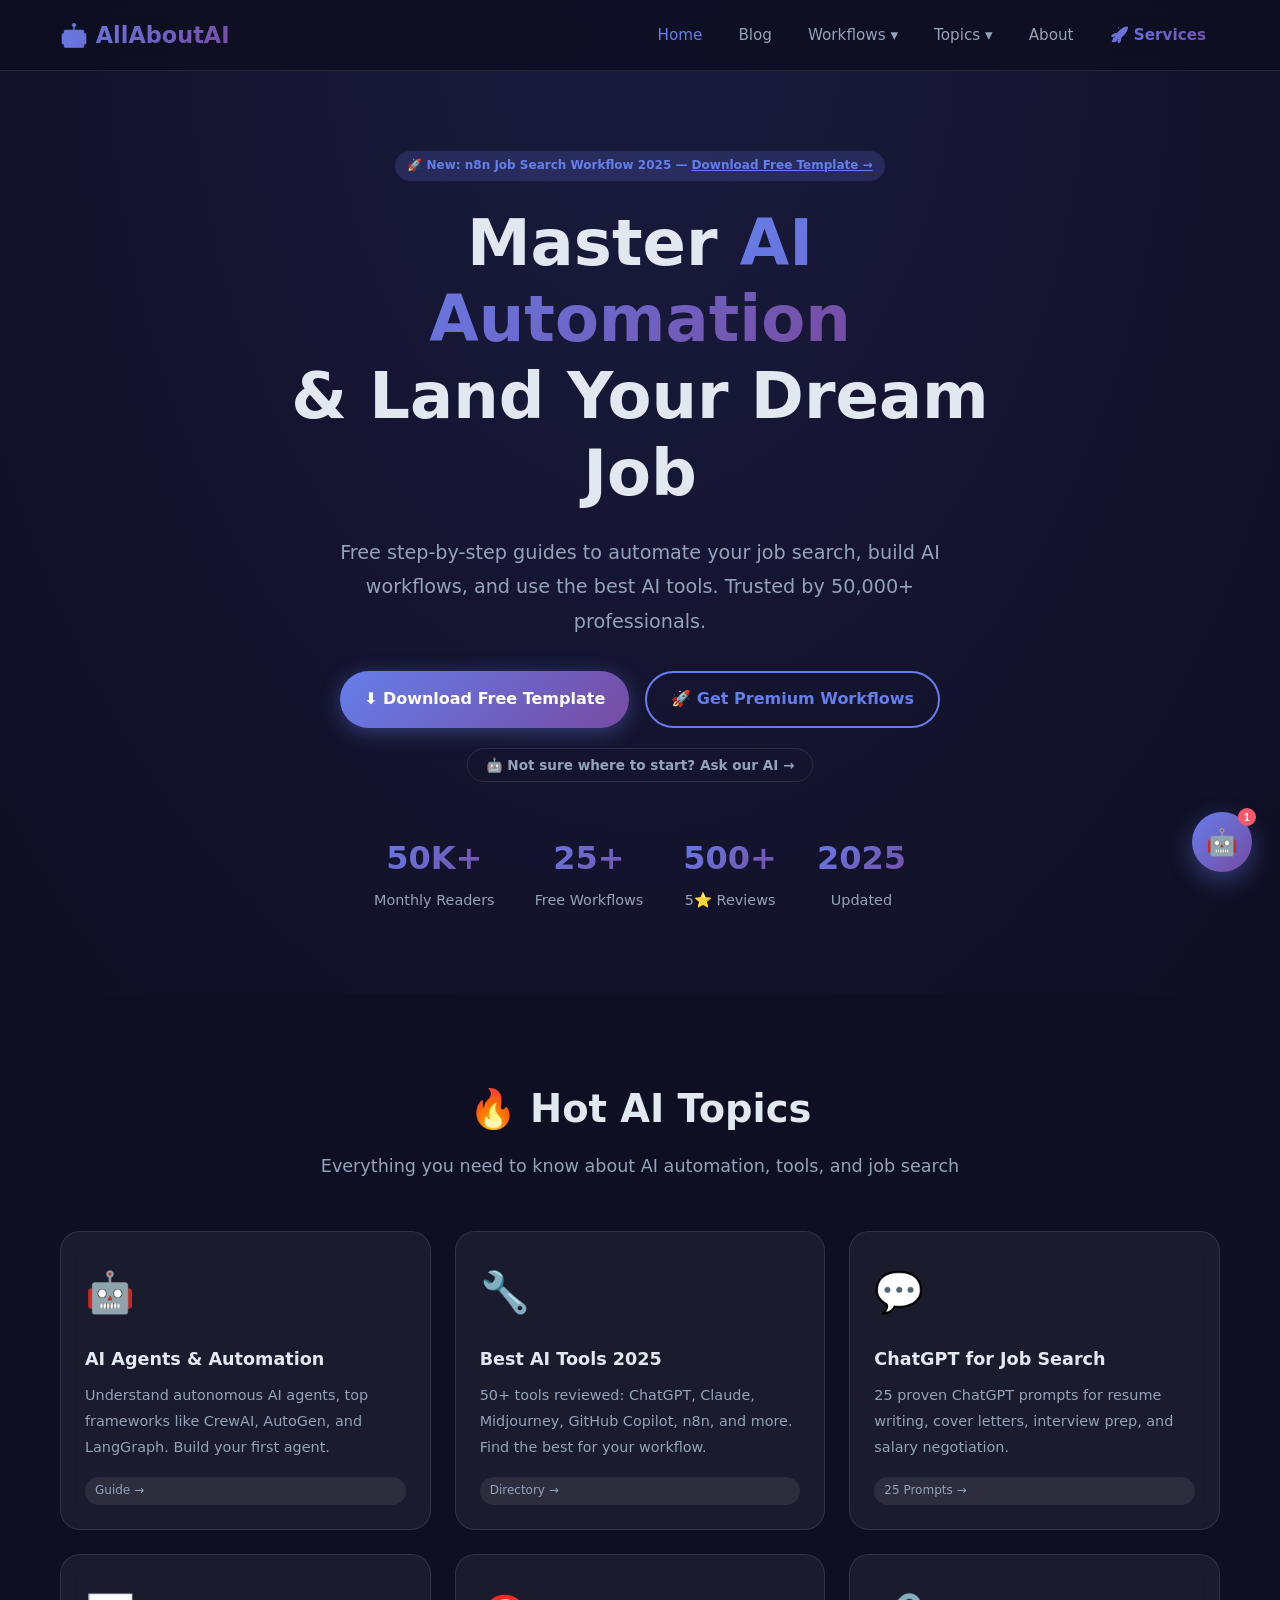
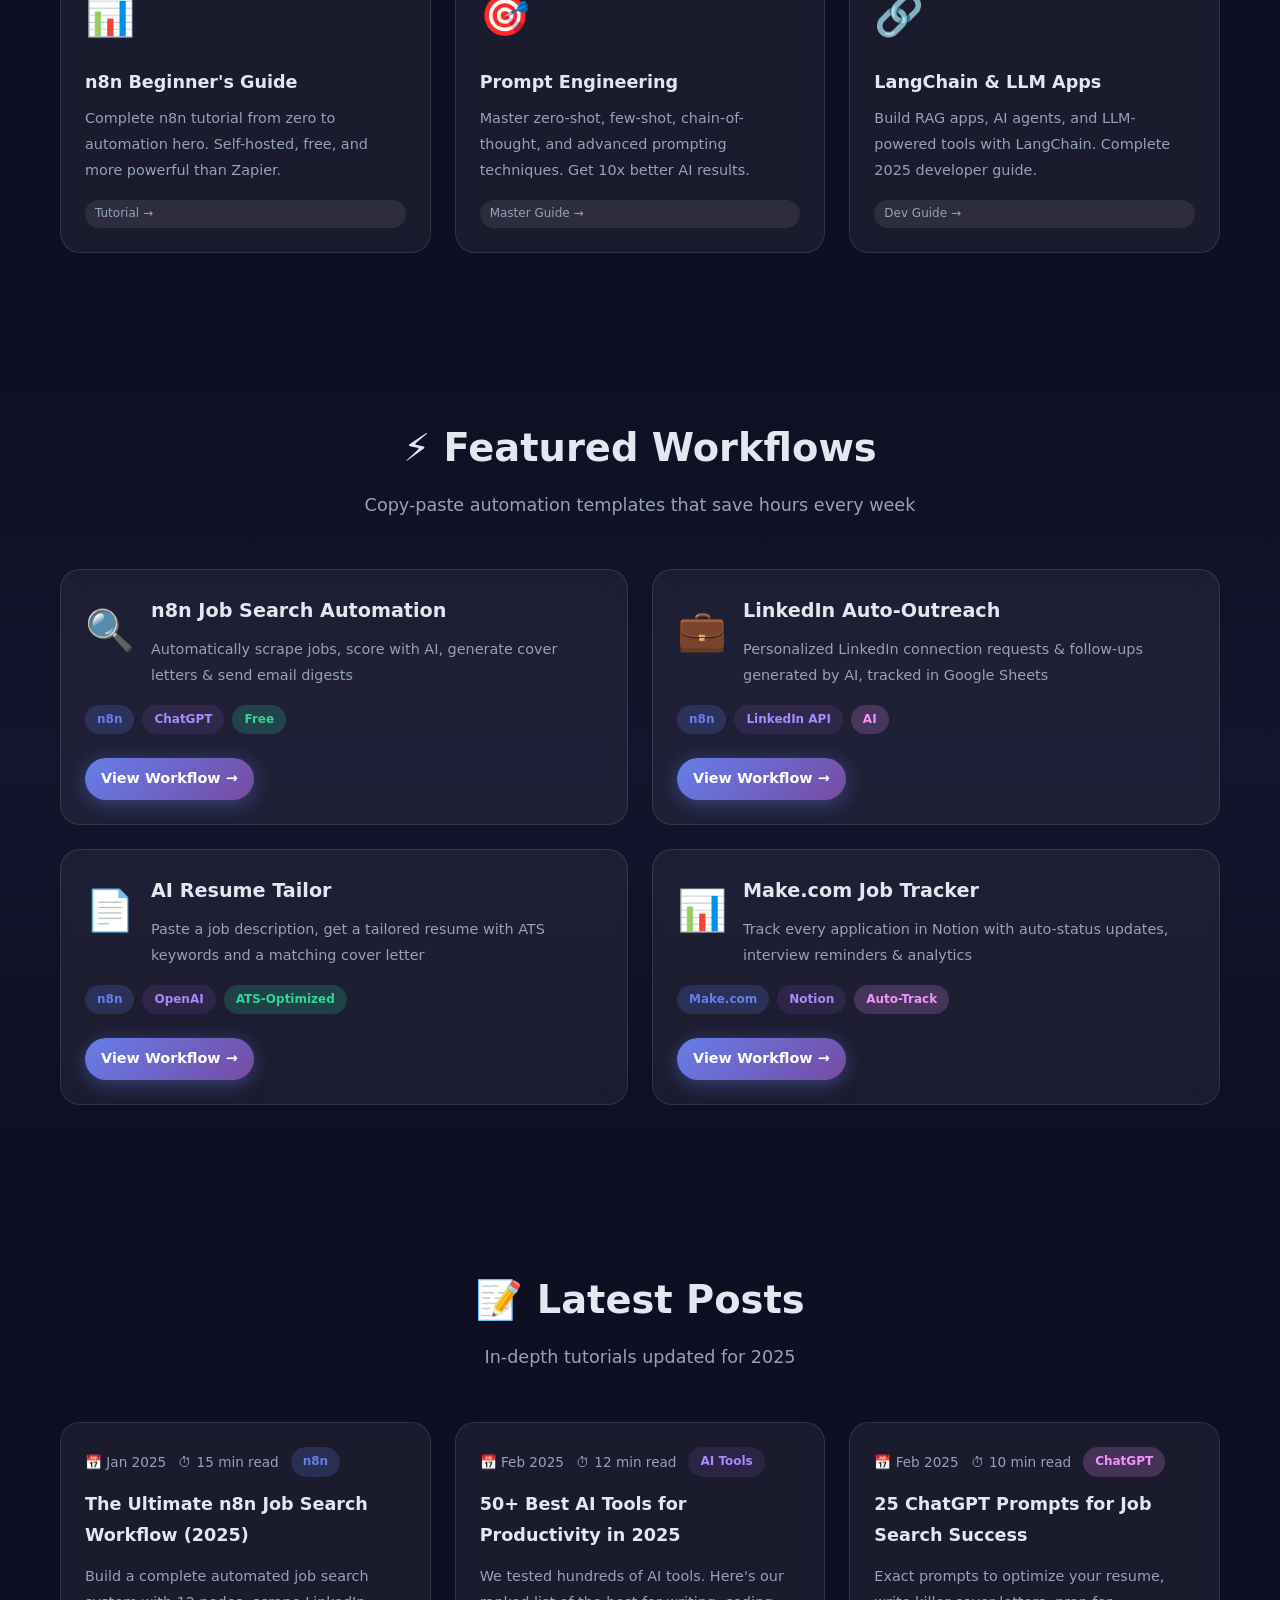
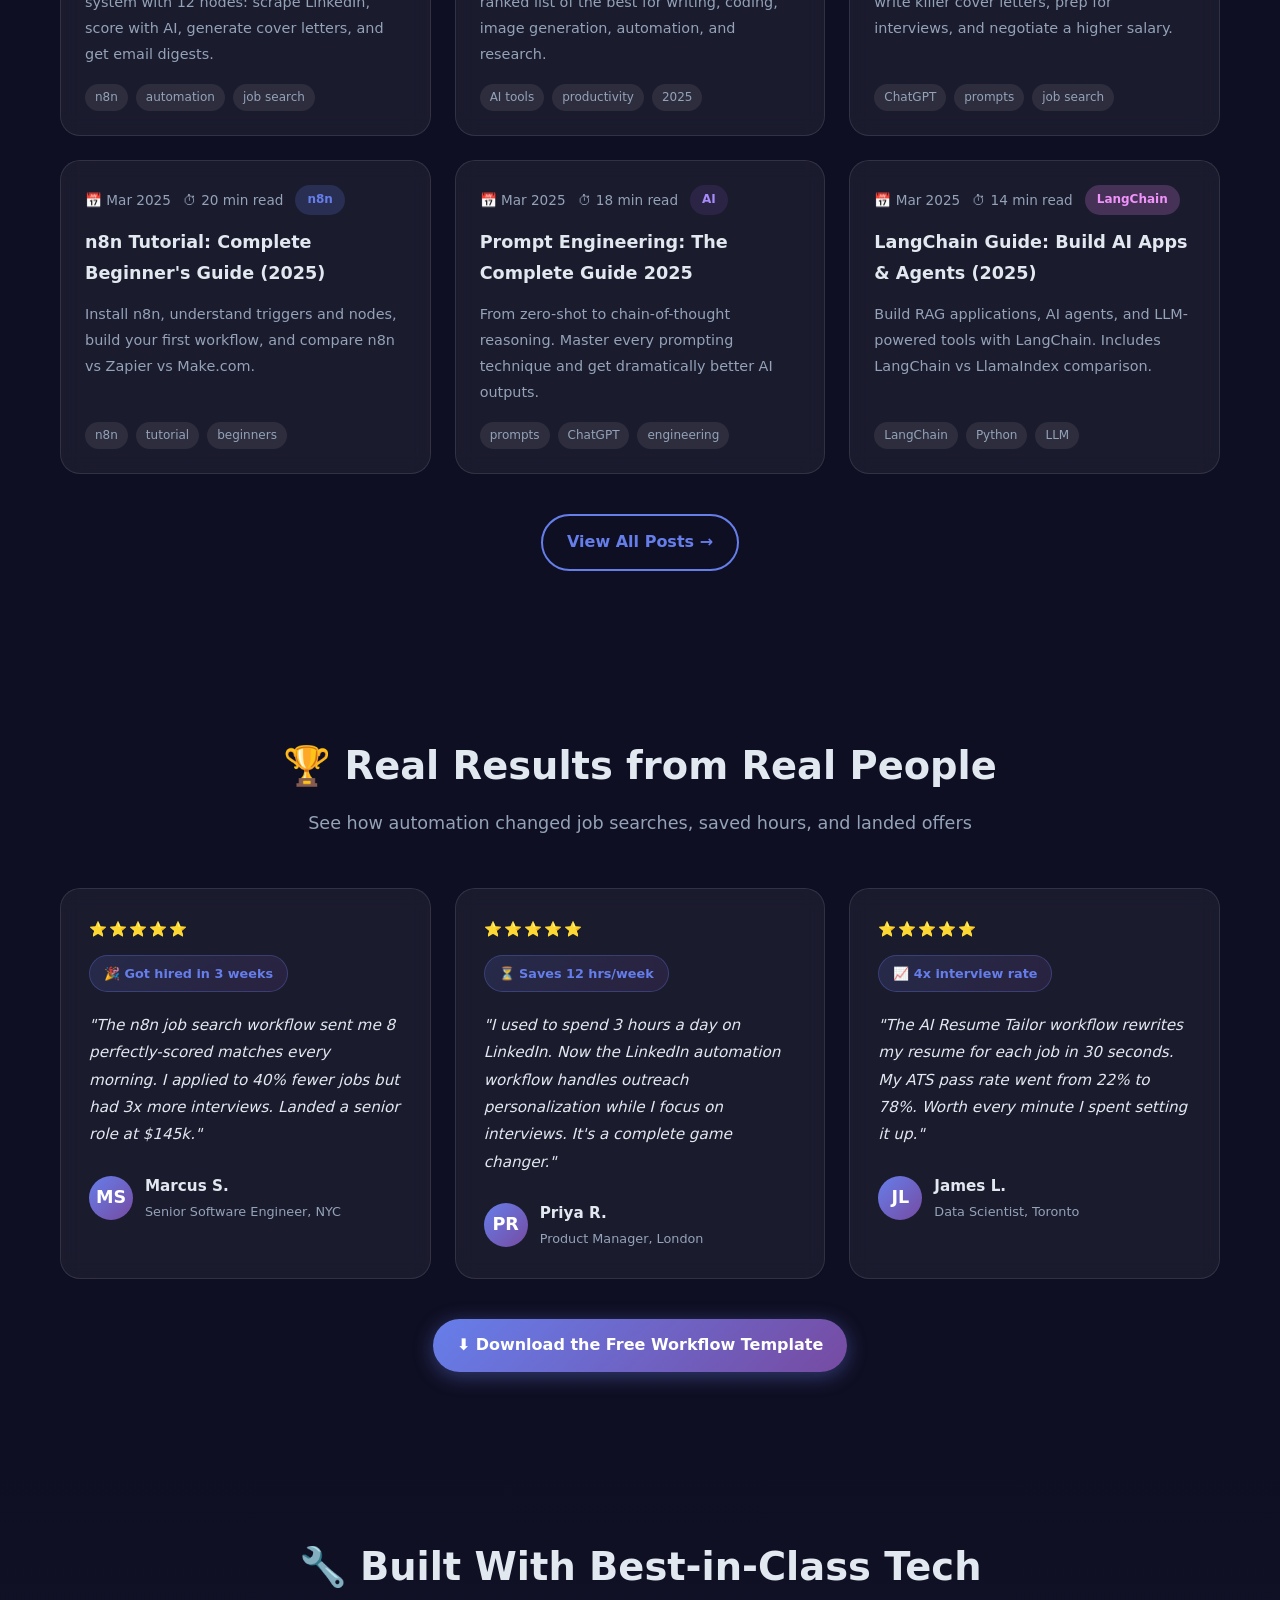
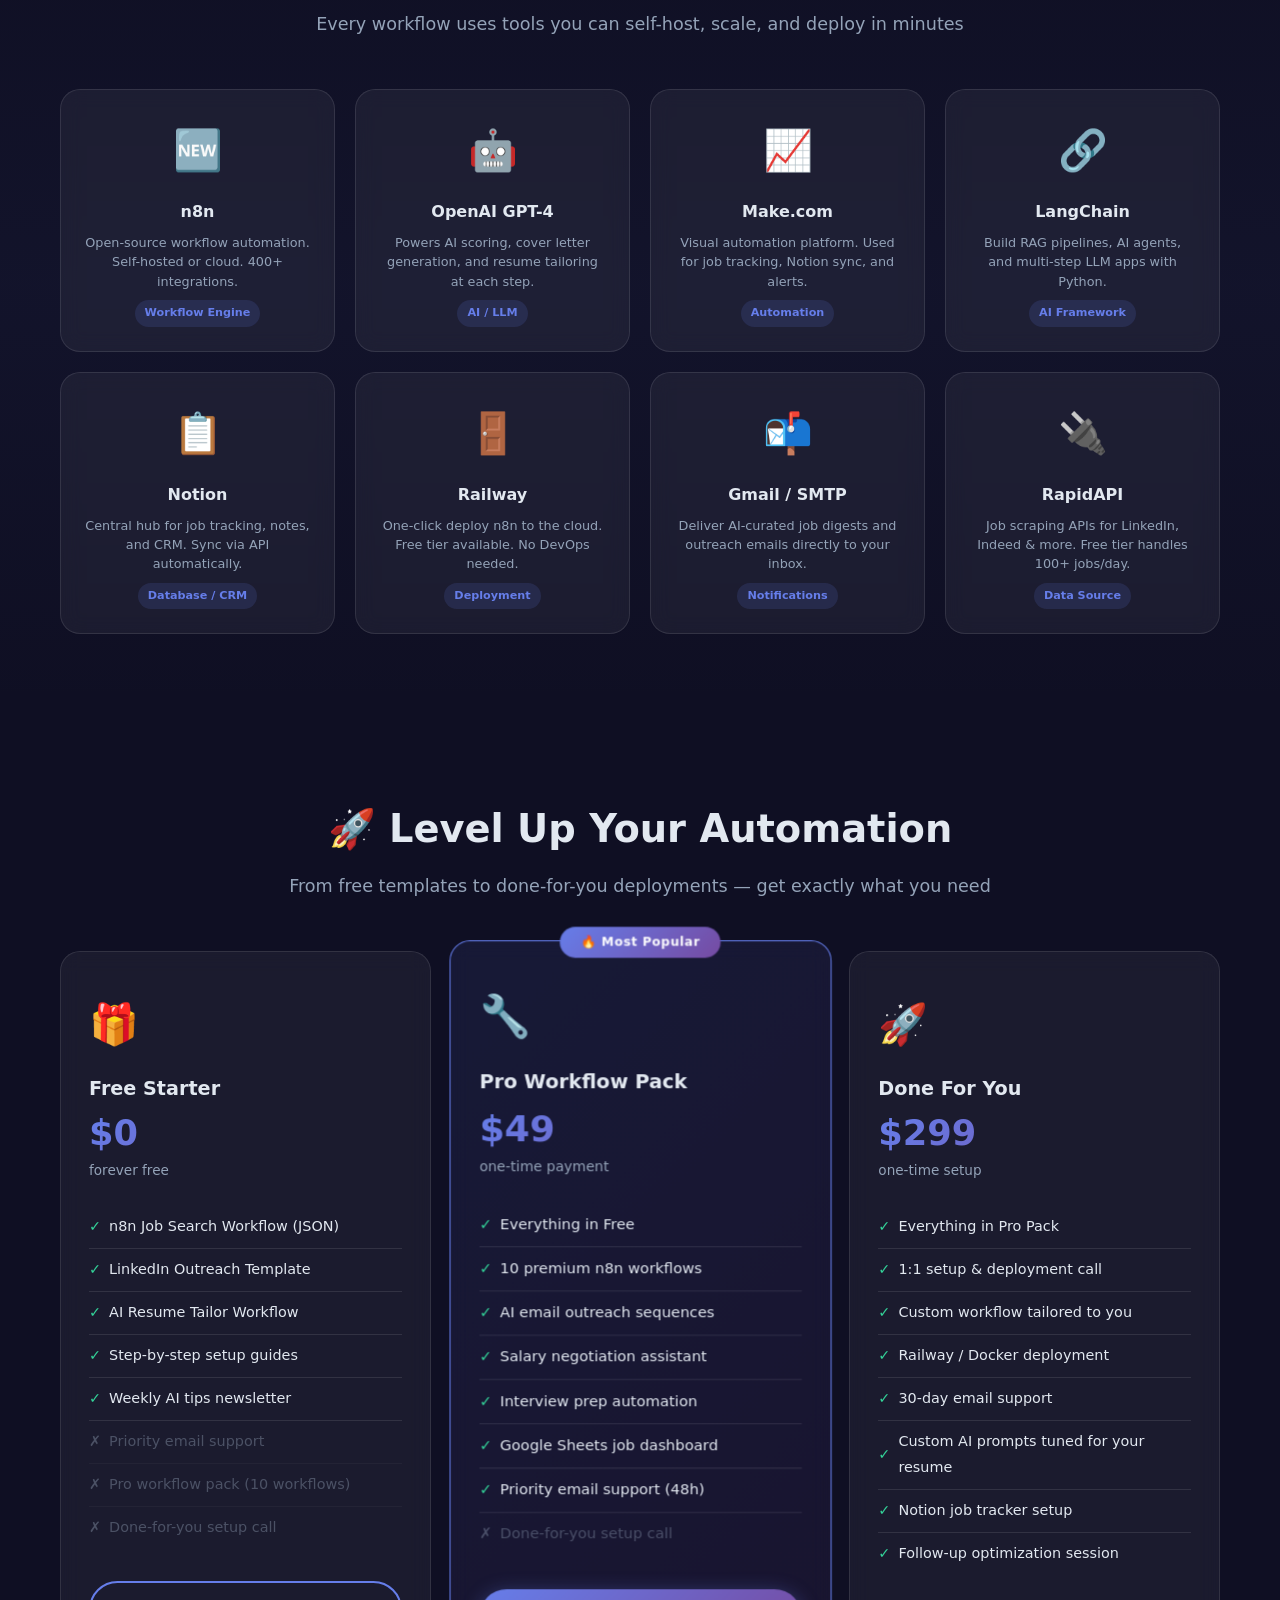
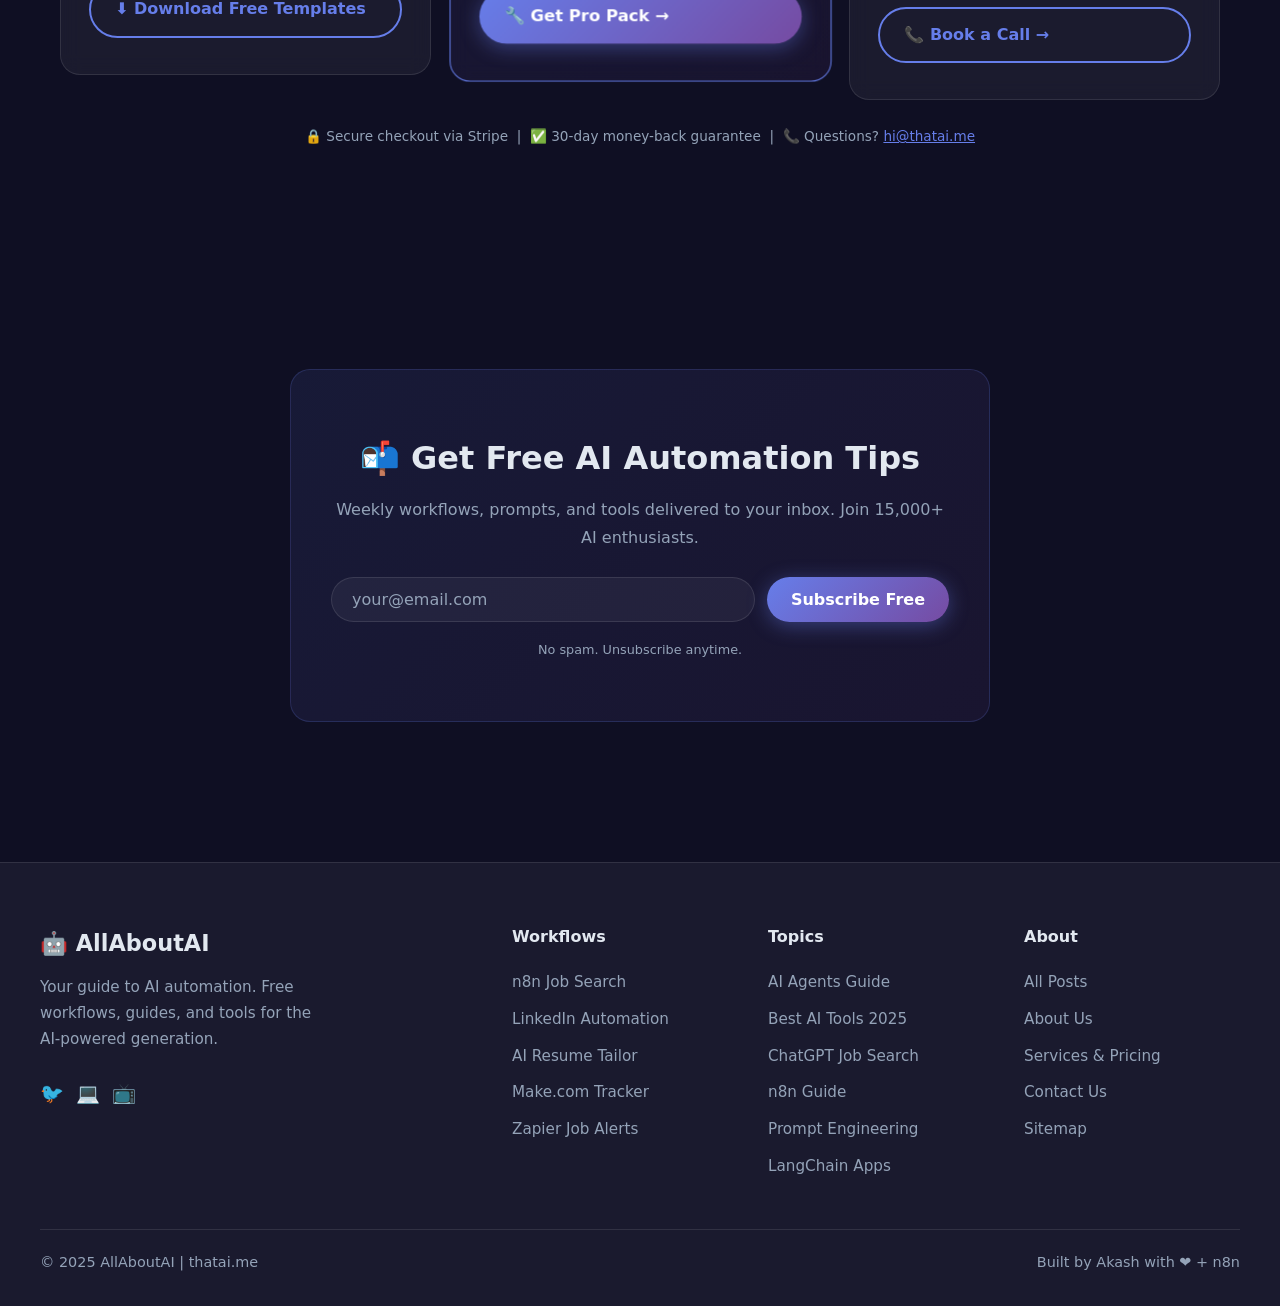
<file: index.html>
<!DOCTYPE html>
<html lang="en">
<head>
  <meta charset="UTF-8">
  <meta name="viewport" content="width=device-width, initial-scale=1.0">
  <meta name="robots" content="index, follow">
  <title>AllAboutAI - AI Automation, Workflows &amp; Tools | thatai.me</title>
  <meta name="description" content="Master AI automation with n8n, Make.com, and Zapier workflows. Free guides, tutorials, and 25+ automation templates for job search, productivity, and business.">
  <meta name="keywords" content="AI automation, n8n workflows, make.com automation, zapier, ChatGPT, AI tools 2025, job search automation, prompt engineering, LangChain, AI agents">
  <meta property="og:title" content="AllAboutAI - AI Automation, Workflows &amp; Tools">
  <meta property="og:description" content="Master AI automation with n8n, Make.com, and Zapier. Free guides and 25+ workflow templates.">
  <meta property="og:url" content="https://thatai.me/">
  <meta property="og:image" content="https://thatai.me/n8n.png">
  <meta property="og:type" content="website">
  <meta property="og:site_name" content="AllAboutAI">
  <meta name="twitter:card" content="summary_large_image">
  <meta name="twitter:title" content="AllAboutAI - AI Automation, Workflows &amp; Tools">
  <meta name="twitter:description" content="Master AI automation with n8n, Make.com, and Zapier. Free guides and 25+ workflow templates.">
  <meta name="twitter:image" content="https://thatai.me/n8n.png">
  <link rel="canonical" href="https://thatai.me/">
  <script type="application/ld+json">
  {
    "@context": "https://schema.org",
    "@type": "WebSite",
    "name": "AllAboutAI",
    "url": "https://thatai.me",
    "description": "AI automation guides, workflows, and tools",
    "potentialAction": {
      "@type": "SearchAction",
      "target": "https://thatai.me/blog.html?q={search_term_string}",
      "query-input": "required name=search_term_string"
    }
  }
  </script>
  <link rel="stylesheet" href="css/styles.css">
</head>
<body>
  <div class="progress-bar" id="progressBar"></div>

  <!-- NAVIGATION -->
  <nav class="nav-wrapper">
    <div class="nav-inner">
      <a href="/" class="nav-logo">&#129302; AllAboutAI</a>
      <ul class="nav-links">
        <li><a href="/" class="active">Home</a></li>
        <li><a href="/blog.html">Blog</a></li>
        <li class="dropdown">
          <a href="#">Workflows &#9662;</a>
          <div class="dropdown-menu">
            <a href="/workflows/n8n-job-search-automation.html">&#128269; n8n Job Search</a>
            <a href="/workflows/linkedin-automation.html">&#128188; LinkedIn Automation</a>
            <a href="/workflows/ai-resume-tailor.html">&#128196; AI Resume Tailor</a>
            <a href="/workflows/make-job-tracker.html">&#128202; Make.com Tracker</a>
            <a href="/workflows/zapier-job-alerts.html">&#128276; Zapier Job Alerts</a>
          </div>
        </li>
        <li class="dropdown">
          <a href="#">Topics &#9662;</a>
          <div class="dropdown-menu">
            <a href="/topics/ai-agents-guide.html">&#129302; AI Agents Guide</a>
            <a href="/topics/best-ai-tools-2025.html">&#128295; Best AI Tools 2025</a>
            <a href="/topics/chatgpt-job-search.html">&#128172; ChatGPT Tips</a>
            <a href="/topics/n8n-beginners-guide.html">&#128202; n8n Guide</a>
            <a href="/topics/prompt-engineering.html">&#127919; Prompt Engineering</a>
            <a href="/topics/langchain-llm-apps.html">&#128279; LangChain</a>
          </div>
        </li>
        <li><a href="/blog.html#about">About</a></li>
        <li><a href="/services.html" style="background:var(--gradient);-webkit-background-clip:text;-webkit-text-fill-color:transparent;background-clip:text;font-weight:700;">&#128640; Services</a></li>
      <button class="hamburger" id="hamburger" aria-label="Menu">
        <span></span><span></span><span></span>
      </button>
    </div>
  </nav>

  <!-- MOBILE MENU -->
  <div class="mobile-menu" id="mobileMenu">
    <a href="/">Home</a>
    <a href="/blog.html">Blog</a>
    <strong style="color:var(--muted);padding:12px 16px;display:block;font-size:0.8rem;text-transform:uppercase;letter-spacing:1px;">Workflows</strong>
    <a href="/workflows/n8n-job-search-automation.html">&#128269; n8n Job Search</a>
    <a href="/workflows/linkedin-automation.html">&#128188; LinkedIn Automation</a>
    <a href="/workflows/ai-resume-tailor.html">&#128196; AI Resume Tailor</a>
    <a href="/workflows/make-job-tracker.html">&#128202; Make.com Tracker</a>
    <a href="/workflows/zapier-job-alerts.html">&#128276; Zapier Job Alerts</a>
    <strong style="color:var(--muted);padding:12px 16px;display:block;font-size:0.8rem;text-transform:uppercase;letter-spacing:1px;">Topics</strong>
    <a href="/topics/ai-agents-guide.html">&#129302; AI Agents Guide</a>
    <a href="/topics/best-ai-tools-2025.html">&#128295; Best AI Tools 2025</a>
    <a href="/topics/chatgpt-job-search.html">&#128172; ChatGPT Tips</a>
    <a href="/topics/n8n-beginners-guide.html">&#128202; n8n Guide</a>
    <a href="/topics/prompt-engineering.html">&#127919; Prompt Engineering</a>
    <a href="/topics/langchain-llm-apps.html">&#128279; LangChain</a>
    <a href="/services.html" style="font-weight:700;color:var(--primary);">&#128640; Services &amp; Premium</a>
  </div>

  <main>
    <!-- HERO -->
    <section class="hero">
      <div class="hero-content">
        <div class="badge badge-primary" style="margin-bottom:1.5rem;display:inline-block;">&#128640; New: n8n Job Search Workflow 2025 — <a href="/workflows/n8n-job-search-automation.html#download" style="color:inherit;text-decoration:underline;">Download Free Template &#8594;</a></div>
        <h1>Master <span class="gradient-text">AI Automation</span><br>&amp; Land Your Dream Job</h1>
        <p>Free step-by-step guides to automate your job search, build AI workflows, and use the best AI tools. Trusted by 50,000+ professionals.</p>
        <div style="display:flex;gap:16px;justify-content:center;flex-wrap:wrap;margin-top:2rem;">
          <a href="/workflows/n8n-job-search-automation.html#download" class="btn btn-primary">&#11015;&#65039; Download Free Template</a>
          <a href="/services.html" class="btn btn-secondary">&#128640; Get Premium Workflows</a>
        </div>
        <div style="margin-top:1.25rem;">
          <button class="btn" style="background:transparent;border:1px solid var(--card-border);color:var(--muted);font-size:0.85rem;padding:8px 18px;" onclick="document.getElementById('aiWidget').click()">&#129302; Not sure where to start? Ask our AI &#8594;</button>
        </div>
        <div class="stats-row">
          <div class="stat">
            <div class="stat-number gradient-text">50K+</div>
            <div class="stat-label">Monthly Readers</div>
          </div>
          <div class="stat">
            <div class="stat-number gradient-text">25+</div>
            <div class="stat-label">Free Workflows</div>
          </div>
          <div class="stat">
            <div class="stat-number gradient-text">500+</div>
            <div class="stat-label">5&#11088; Reviews</div>
          </div>
          <div class="stat">
            <div class="stat-number gradient-text">2025</div>
            <div class="stat-label">Updated</div>
          </div>
        </div>
      </div>
    </section>

    <!-- HOT TOPICS -->
    <section class="section" id="topics">
      <div class="container">
        <div class="section-header" data-animate>
          <h2>&#128293; Hot AI Topics</h2>
          <p>Everything you need to know about AI automation, tools, and job search</p>
        </div>
        <div class="card-grid card-grid-3" data-animate>
          <a href="/topics/ai-agents-guide.html" class="topic-card card" style="text-decoration:none;">
            <div class="icon">&#129302;</div>
            <h3>AI Agents &amp; Automation</h3>
            <p>Understand autonomous AI agents, top frameworks like CrewAI, AutoGen, and LangGraph. Build your first agent.</p>
            <span class="tag" style="margin-top:1rem;">Guide &#8594;</span>
          </a>
          <a href="/topics/best-ai-tools-2025.html" class="topic-card card" style="text-decoration:none;">
            <div class="icon">&#128295;</div>
            <h3>Best AI Tools 2025</h3>
            <p>50+ tools reviewed: ChatGPT, Claude, Midjourney, GitHub Copilot, n8n, and more. Find the best for your workflow.</p>
            <span class="tag" style="margin-top:1rem;">Directory &#8594;</span>
          </a>
          <a href="/topics/chatgpt-job-search.html" class="topic-card card" style="text-decoration:none;">
            <div class="icon">&#128172;</div>
            <h3>ChatGPT for Job Search</h3>
            <p>25 proven ChatGPT prompts for resume writing, cover letters, interview prep, and salary negotiation.</p>
            <span class="tag" style="margin-top:1rem;">25 Prompts &#8594;</span>
          </a>
          <a href="/topics/n8n-beginners-guide.html" class="topic-card card" style="text-decoration:none;">
            <div class="icon">&#128202;</div>
            <h3>n8n Beginner&#39;s Guide</h3>
            <p>Complete n8n tutorial from zero to automation hero. Self-hosted, free, and more powerful than Zapier.</p>
            <span class="tag" style="margin-top:1rem;">Tutorial &#8594;</span>
          </a>
          <a href="/topics/prompt-engineering.html" class="topic-card card" style="text-decoration:none;">
            <div class="icon">&#127919;</div>
            <h3>Prompt Engineering</h3>
            <p>Master zero-shot, few-shot, chain-of-thought, and advanced prompting techniques. Get 10x better AI results.</p>
            <span class="tag" style="margin-top:1rem;">Master Guide &#8594;</span>
          </a>
          <a href="/topics/langchain-llm-apps.html" class="topic-card card" style="text-decoration:none;">
            <div class="icon">&#128279;</div>
            <h3>LangChain &amp; LLM Apps</h3>
            <p>Build RAG apps, AI agents, and LLM-powered tools with LangChain. Complete 2025 developer guide.</p>
            <span class="tag" style="margin-top:1rem;">Dev Guide &#8594;</span>
          </a>
        </div>
      </div>
    </section>

    <!-- FEATURED WORKFLOWS -->
    <section class="section" id="workflows" style="background:linear-gradient(180deg,transparent,rgba(102,126,234,0.05),transparent);">
      <div class="container">
        <div class="section-header" data-animate>
          <h2>&#9889; Featured Workflows</h2>
          <p>Copy-paste automation templates that save hours every week</p>
        </div>
        <div class="card-grid card-grid-2" data-animate>
          <div class="card">
            <div style="display:flex;align-items:flex-start;gap:16px;margin-bottom:1rem;">
              <div style="font-size:2.5rem;">&#128269;</div>
              <div>
                <h3 style="margin:0 0 0.5rem;font-size:1.2rem;">n8n Job Search Automation</h3>
                <p style="color:var(--muted);margin:0;font-size:0.9rem;">Automatically scrape jobs, score with AI, generate cover letters &amp; send email digests</p>
              </div>
            </div>
            <div style="display:flex;gap:8px;flex-wrap:wrap;margin-bottom:1.5rem;">
              <span class="badge badge-primary">n8n</span>
              <span class="badge badge-purple">ChatGPT</span>
              <span class="badge badge-green">Free</span>
            </div>
            <a href="/workflows/n8n-job-search-automation.html" class="btn btn-primary btn-sm">View Workflow &#8594;</a>
          </div>
          <div class="card">
            <div style="display:flex;align-items:flex-start;gap:16px;margin-bottom:1rem;">
              <div style="font-size:2.5rem;">&#128188;</div>
              <div>
                <h3 style="margin:0 0 0.5rem;font-size:1.2rem;">LinkedIn Auto-Outreach</h3>
                <p style="color:var(--muted);margin:0;font-size:0.9rem;">Personalized LinkedIn connection requests &amp; follow-ups generated by AI, tracked in Google Sheets</p>
              </div>
            </div>
            <div style="display:flex;gap:8px;flex-wrap:wrap;margin-bottom:1.5rem;">
              <span class="badge badge-primary">n8n</span>
              <span class="badge badge-purple">LinkedIn API</span>
              <span class="badge badge-pink">AI</span>
            </div>
            <a href="/workflows/linkedin-automation.html" class="btn btn-primary btn-sm">View Workflow &#8594;</a>
          </div>
          <div class="card">
            <div style="display:flex;align-items:flex-start;gap:16px;margin-bottom:1rem;">
              <div style="font-size:2.5rem;">&#128196;</div>
              <div>
                <h3 style="margin:0 0 0.5rem;font-size:1.2rem;">AI Resume Tailor</h3>
                <p style="color:var(--muted);margin:0;font-size:0.9rem;">Paste a job description, get a tailored resume with ATS keywords and a matching cover letter</p>
              </div>
            </div>
            <div style="display:flex;gap:8px;flex-wrap:wrap;margin-bottom:1.5rem;">
              <span class="badge badge-primary">n8n</span>
              <span class="badge badge-purple">OpenAI</span>
              <span class="badge badge-green">ATS-Optimized</span>
            </div>
            <a href="/workflows/ai-resume-tailor.html" class="btn btn-primary btn-sm">View Workflow &#8594;</a>
          </div>
          <div class="card">
            <div style="display:flex;align-items:flex-start;gap:16px;margin-bottom:1rem;">
              <div style="font-size:2.5rem;">&#128202;</div>
              <div>
                <h3 style="margin:0 0 0.5rem;font-size:1.2rem;">Make.com Job Tracker</h3>
                <p style="color:var(--muted);margin:0;font-size:0.9rem;">Track every application in Notion with auto-status updates, interview reminders &amp; analytics</p>
              </div>
            </div>
            <div style="display:flex;gap:8px;flex-wrap:wrap;margin-bottom:1.5rem;">
              <span class="badge badge-primary">Make.com</span>
              <span class="badge badge-purple">Notion</span>
              <span class="badge badge-pink">Auto-Track</span>
            </div>
            <a href="/workflows/make-job-tracker.html" class="btn btn-primary btn-sm">View Workflow &#8594;</a>
          </div>
        </div>
      </div>
    </section>

    <!-- LATEST POSTS -->
    <section class="section" id="blog">
      <div class="container">
        <div class="section-header" data-animate>
          <h2>&#128221; Latest Posts</h2>
          <p>In-depth tutorials updated for 2025</p>
        </div>
        <div class="card-grid card-grid-3" data-animate>
          <div class="post-card card">
            <div class="post-card-meta">
              <span>&#128197; Jan 2025</span>
              <span>&#9201; 15 min read</span>
              <span class="badge badge-primary">n8n</span>
            </div>
            <h3><a href="/workflows/n8n-job-search-automation.html">The Ultimate n8n Job Search Workflow (2025)</a></h3>
            <p>Build a complete automated job search system with 12 nodes: scrape LinkedIn, score with AI, generate cover letters, and get email digests.</p>
            <div class="post-card-tags">
              <span class="tag">n8n</span><span class="tag">automation</span><span class="tag">job search</span>
            </div>
          </div>
          <div class="post-card card">
            <div class="post-card-meta">
              <span>&#128197; Feb 2025</span>
              <span>&#9201; 12 min read</span>
              <span class="badge badge-purple">AI Tools</span>
            </div>
            <h3><a href="/topics/best-ai-tools-2025.html">50+ Best AI Tools for Productivity in 2025</a></h3>
            <p>We tested hundreds of AI tools. Here&#39;s our ranked list of the best for writing, coding, image generation, automation, and research.</p>
            <div class="post-card-tags">
              <span class="tag">AI tools</span><span class="tag">productivity</span><span class="tag">2025</span>
            </div>
          </div>
          <div class="post-card card">
            <div class="post-card-meta">
              <span>&#128197; Feb 2025</span>
              <span>&#9201; 10 min read</span>
              <span class="badge badge-pink">ChatGPT</span>
            </div>
            <h3><a href="/topics/chatgpt-job-search.html">25 ChatGPT Prompts for Job Search Success</a></h3>
            <p>Exact prompts to optimize your resume, write killer cover letters, prep for interviews, and negotiate a higher salary.</p>
            <div class="post-card-tags">
              <span class="tag">ChatGPT</span><span class="tag">prompts</span><span class="tag">job search</span>
            </div>
          </div>
          <div class="post-card card">
            <div class="post-card-meta">
              <span>&#128197; Mar 2025</span>
              <span>&#9201; 20 min read</span>
              <span class="badge badge-primary">n8n</span>
            </div>
            <h3><a href="/topics/n8n-beginners-guide.html">n8n Tutorial: Complete Beginner&#39;s Guide (2025)</a></h3>
            <p>Install n8n, understand triggers and nodes, build your first workflow, and compare n8n vs Zapier vs Make.com.</p>
            <div class="post-card-tags">
              <span class="tag">n8n</span><span class="tag">tutorial</span><span class="tag">beginners</span>
            </div>
          </div>
          <div class="post-card card">
            <div class="post-card-meta">
              <span>&#128197; Mar 2025</span>
              <span>&#9201; 18 min read</span>
              <span class="badge badge-purple">AI</span>
            </div>
            <h3><a href="/topics/prompt-engineering.html">Prompt Engineering: The Complete Guide 2025</a></h3>
            <p>From zero-shot to chain-of-thought reasoning. Master every prompting technique and get dramatically better AI outputs.</p>
            <div class="post-card-tags">
              <span class="tag">prompts</span><span class="tag">ChatGPT</span><span class="tag">engineering</span>
            </div>
          </div>
          <div class="post-card card">
            <div class="post-card-meta">
              <span>&#128197; Mar 2025</span>
              <span>&#9201; 14 min read</span>
              <span class="badge badge-pink">LangChain</span>
            </div>
            <h3><a href="/topics/langchain-llm-apps.html">LangChain Guide: Build AI Apps &amp; Agents (2025)</a></h3>
            <p>Build RAG applications, AI agents, and LLM-powered tools with LangChain. Includes LangChain vs LlamaIndex comparison.</p>
            <div class="post-card-tags">
              <span class="tag">LangChain</span><span class="tag">Python</span><span class="tag">LLM</span>
            </div>
          </div>
        </div>
        <div style="text-align:center;margin-top:2.5rem;">
          <a href="/blog.html" class="btn btn-secondary">View All Posts &#8594;</a>
        </div>
      </div>
    </section>

    <!-- TESTIMONIALS -->
    <section class="section" id="testimonials">
      <div class="container">
        <div class="section-header" data-animate>
          <h2>&#127942; Real Results from Real People</h2>
          <p>See how automation changed job searches, saved hours, and landed offers</p>
        </div>
        <div class="testimonial-grid" data-animate>
          <div class="testimonial-card">
            <div class="star-rating">&#11088;&#11088;&#11088;&#11088;&#11088;</div>
            <div class="testimonial-result">&#127881; Got hired in 3 weeks</div>
            <p class="testimonial-text">"The n8n job search workflow sent me 8 perfectly-scored matches every morning. I applied to 40% fewer jobs but had 3x more interviews. Landed a senior role at $145k."</p>
            <div class="testimonial-author">
              <div class="testimonial-avatar">MS</div>
              <div>
                <div class="testimonial-name">Marcus S.</div>
                <div class="testimonial-role">Senior Software Engineer, NYC</div>
              </div>
            </div>
          </div>
          <div class="testimonial-card">
            <div class="star-rating">&#11088;&#11088;&#11088;&#11088;&#11088;</div>
            <div class="testimonial-result">&#9203; Saves 12 hrs/week</div>
            <p class="testimonial-text">"I used to spend 3 hours a day on LinkedIn. Now the LinkedIn automation workflow handles outreach personalization while I focus on interviews. It's a complete game changer."</p>
            <div class="testimonial-author">
              <div class="testimonial-avatar">PR</div>
              <div>
                <div class="testimonial-name">Priya R.</div>
                <div class="testimonial-role">Product Manager, London</div>
              </div>
            </div>
          </div>
          <div class="testimonial-card">
            <div class="star-rating">&#11088;&#11088;&#11088;&#11088;&#11088;</div>
            <div class="testimonial-result">&#128200; 4x interview rate</div>
            <p class="testimonial-text">"The AI Resume Tailor workflow rewrites my resume for each job in 30 seconds. My ATS pass rate went from 22% to 78%. Worth every minute I spent setting it up."</p>
            <div class="testimonial-author">
              <div class="testimonial-avatar">JL</div>
              <div>
                <div class="testimonial-name">James L.</div>
                <div class="testimonial-role">Data Scientist, Toronto</div>
              </div>
            </div>
          </div>
        </div>
        <div style="text-align:center;margin-top:2.5rem;" data-animate>
          <a href="/workflows/n8n-job-search-automation.html#download" class="btn btn-primary">&#11015;&#65039; Download the Free Workflow Template</a>
        </div>
      </div>
    </section>

    <!-- TECH STACK -->
    <section class="section" style="background:linear-gradient(180deg,transparent,rgba(102,126,234,0.04),transparent);">
      <div class="container">
        <div class="section-header" data-animate>
          <h2>&#128295; Built With Best-in-Class Tech</h2>
          <p>Every workflow uses tools you can self-host, scale, and deploy in minutes</p>
        </div>
        <div class="tech-stack-grid" data-animate>
          <div class="tech-card">
            <div class="tech-icon">&#127381;</div>
            <div class="tech-name">n8n</div>
            <div class="tech-desc">Open-source workflow automation. Self-hosted or cloud. 400+ integrations.</div>
            <span class="tech-badge">Workflow Engine</span>
          </div>
          <div class="tech-card">
            <div class="tech-icon">&#129302;</div>
            <div class="tech-name">OpenAI GPT-4</div>
            <div class="tech-desc">Powers AI scoring, cover letter generation, and resume tailoring at each step.</div>
            <span class="tech-badge">AI / LLM</span>
          </div>
          <div class="tech-card">
            <div class="tech-icon">&#128200;</div>
            <div class="tech-name">Make.com</div>
            <div class="tech-desc">Visual automation platform. Used for job tracking, Notion sync, and alerts.</div>
            <span class="tech-badge">Automation</span>
          </div>
          <div class="tech-card">
            <div class="tech-icon">&#128279;</div>
            <div class="tech-name">LangChain</div>
            <div class="tech-desc">Build RAG pipelines, AI agents, and multi-step LLM apps with Python.</div>
            <span class="tech-badge">AI Framework</span>
          </div>
          <div class="tech-card">
            <div class="tech-icon">&#128203;</div>
            <div class="tech-name">Notion</div>
            <div class="tech-desc">Central hub for job tracking, notes, and CRM. Sync via API automatically.</div>
            <span class="tech-badge">Database / CRM</span>
          </div>
          <div class="tech-card">
            <div class="tech-icon">&#128682;</div>
            <div class="tech-name">Railway</div>
            <div class="tech-desc">One-click deploy n8n to the cloud. Free tier available. No DevOps needed.</div>
            <span class="tech-badge">Deployment</span>
          </div>
          <div class="tech-card">
            <div class="tech-icon">&#128236;</div>
            <div class="tech-name">Gmail / SMTP</div>
            <div class="tech-desc">Deliver AI-curated job digests and outreach emails directly to your inbox.</div>
            <span class="tech-badge">Notifications</span>
          </div>
          <div class="tech-card">
            <div class="tech-icon">&#128268;</div>
            <div class="tech-name">RapidAPI</div>
            <div class="tech-desc">Job scraping APIs for LinkedIn, Indeed &amp; more. Free tier handles 100+ jobs/day.</div>
            <span class="tech-badge">Data Source</span>
          </div>
        </div>
      </div>
    </section>

    <!-- SERVICES / MONETIZATION -->
    <section class="section" id="services">
      <div class="container">
        <div class="section-header" data-animate>
          <h2>&#128640; Level Up Your Automation</h2>
          <p>From free templates to done-for-you deployments — get exactly what you need</p>
        </div>
        <div class="pricing-grid" data-animate>
          <!-- Free -->
          <div class="pricing-card">
            <div class="pricing-icon">&#127873;</div>
            <div class="pricing-name">Free Starter</div>
            <div class="pricing-price">$0</div>
            <div class="pricing-period">forever free</div>
            <ul class="pricing-features">
              <li class="included">n8n Job Search Workflow (JSON)</li>
              <li class="included">LinkedIn Outreach Template</li>
              <li class="included">AI Resume Tailor Workflow</li>
              <li class="included">Step-by-step setup guides</li>
              <li class="included">Weekly AI tips newsletter</li>
              <li class="excluded">Priority email support</li>
              <li class="excluded">Pro workflow pack (10 workflows)</li>
              <li class="excluded">Done-for-you setup call</li>
            </ul>
            <a href="/workflows/n8n-job-search-automation.html#download" class="btn btn-secondary" style="width:100%;text-align:center;">&#11015;&#65039; Download Free Templates</a>
          </div>
          <!-- Pro Pack -->
          <div class="pricing-card featured">
            <div class="pricing-badge">&#128293; Most Popular</div>
            <div class="pricing-icon">&#128295;</div>
            <div class="pricing-name">Pro Workflow Pack</div>
            <div class="pricing-price">$49</div>
            <div class="pricing-period">one-time payment</div>
            <ul class="pricing-features">
              <li class="included">Everything in Free</li>
              <li class="included">10 premium n8n workflows</li>
              <li class="included">AI email outreach sequences</li>
              <li class="included">Salary negotiation assistant</li>
              <li class="included">Interview prep automation</li>
              <li class="included">Google Sheets job dashboard</li>
              <li class="included">Priority email support (48h)</li>
              <li class="excluded">Done-for-you setup call</li>
            </ul>
            <a href="/services.html#pro" class="btn btn-primary" style="width:100%;text-align:center;">&#128295; Get Pro Pack &#8594;</a>
          </div>
          <!-- Done For You -->
          <div class="pricing-card">
            <div class="pricing-icon">&#128640;</div>
            <div class="pricing-name">Done For You</div>
            <div class="pricing-price">$299</div>
            <div class="pricing-period">one-time setup</div>
            <ul class="pricing-features">
              <li class="included">Everything in Pro Pack</li>
              <li class="included">1:1 setup &amp; deployment call</li>
              <li class="included">Custom workflow tailored to you</li>
              <li class="included">Railway / Docker deployment</li>
              <li class="included">30-day email support</li>
              <li class="included">Custom AI prompts tuned for your resume</li>
              <li class="included">Notion job tracker setup</li>
              <li class="included">Follow-up optimization session</li>
            </ul>
            <a href="/services.html#dfy" class="btn btn-secondary" style="width:100%;text-align:center;">&#128222; Book a Call &#8594;</a>
          </div>
        </div>
        <p style="text-align:center;color:var(--muted);font-size:0.85rem;margin-top:1.5rem;">&#128274; Secure checkout via Stripe &nbsp;|&nbsp; &#9989; 30-day money-back guarantee &nbsp;|&nbsp; &#128222; Questions? <a href="mailto:hi@thatai.me" style="color:var(--primary);">hi@thatai.me</a></p>
      </div>
    </section>

    <!-- NEWSLETTER -->
    <section class="section">
      <div class="container">
        <div class="newsletter-section" data-animate>
          <h2 style="font-size:2rem;margin-bottom:0.5rem;">&#128236; Get Free AI Automation Tips</h2>
          <p style="color:var(--muted);">Weekly workflows, prompts, and tools delivered to your inbox. Join 15,000+ AI enthusiasts.</p>
          <form class="newsletter-form" onsubmit="return false;">
            <input type="email" placeholder="your@email.com" aria-label="Email address">
            <button type="submit" class="btn btn-primary">Subscribe Free</button>
          </form>
          <p style="font-size:0.8rem;color:var(--muted);margin-top:1rem;">No spam. Unsubscribe anytime.</p>
        </div>
      </div>
    </section>
  </main>

  <!-- FOOTER -->
  <footer class="footer">
    <div class="footer-grid">
      <div>
        <div style="font-size:1.4rem;font-weight:800;margin-bottom:0.75rem;">&#129302; AllAboutAI</div>
        <p style="color:var(--muted);font-size:0.95rem;line-height:1.7;max-width:280px;">Your guide to AI automation. Free workflows, guides, and tools for the AI-powered generation.</p>
        <div style="display:flex;gap:12px;margin-top:1.5rem;">
          <a href="https://twitter.com/thatai_me" style="color:var(--muted);font-size:1.2rem;" aria-label="Twitter">&#128038;</a>
          <a href="https://github.com" style="color:var(--muted);font-size:1.2rem;" aria-label="GitHub">&#128187;</a>
          <a href="https://youtube.com" style="color:var(--muted);font-size:1.2rem;" aria-label="YouTube">&#128250;</a>
        </div>
      </div>
      <div>
        <h4>Workflows</h4>
        <ul>
          <li><a href="/workflows/n8n-job-search-automation.html">n8n Job Search</a></li>
          <li><a href="/workflows/linkedin-automation.html">LinkedIn Automation</a></li>
          <li><a href="/workflows/ai-resume-tailor.html">AI Resume Tailor</a></li>
          <li><a href="/workflows/make-job-tracker.html">Make.com Tracker</a></li>
          <li><a href="/workflows/zapier-job-alerts.html">Zapier Job Alerts</a></li>
        </ul>
      </div>
      <div>
        <h4>Topics</h4>
        <ul>
          <li><a href="/topics/ai-agents-guide.html">AI Agents Guide</a></li>
          <li><a href="/topics/best-ai-tools-2025.html">Best AI Tools 2025</a></li>
          <li><a href="/topics/chatgpt-job-search.html">ChatGPT Job Search</a></li>
          <li><a href="/topics/n8n-beginners-guide.html">n8n Guide</a></li>
          <li><a href="/topics/prompt-engineering.html">Prompt Engineering</a></li>
          <li><a href="/topics/langchain-llm-apps.html">LangChain Apps</a></li>
        </ul>
      </div>
      <div>
        <h4>About</h4>
        <ul>
          <li><a href="/blog.html">All Posts</a></li>
          <li><a href="/blog.html#about">About Us</a></li>
          <li><a href="/services.html">Services &amp; Pricing</a></li>
          <li><a href="mailto:hi@thatai.me">Contact Us</a></li>
          <li><a href="/sitemap.xml">Sitemap</a></li>
        </ul>
      </div>
    </div>
    <div class="footer-bottom">
      <span>&copy; 2025 AllAboutAI | thatai.me</span>
      <span>Built by Akash with &#10084;&#65039; + n8n</span>
    </div>
  </footer>

  <script>
    // Progress bar
    window.addEventListener('scroll', () => {
      const bar = document.getElementById('progressBar');
      const scrolled = (window.scrollY / (document.body.scrollHeight - window.innerHeight)) * 100;
      bar.style.width = scrolled + '%';
    });

    // Mobile menu
    const hamburger = document.getElementById('hamburger');
    const mobileMenu = document.getElementById('mobileMenu');
    hamburger.addEventListener('click', () => {
      mobileMenu.classList.toggle('open');
    });

    // Close mobile menu when clicking outside
    document.addEventListener('click', (e) => {
      if (!hamburger.contains(e.target) && !mobileMenu.contains(e.target)) {
        mobileMenu.classList.remove('open');
      }
    });

    // Intersection observer for animations
    const observer = new IntersectionObserver((entries) => {
      entries.forEach(entry => {
        if (entry.isIntersecting) {
          entry.target.classList.add('visible');
        }
      });
    }, { threshold: 0.1 });
    document.querySelectorAll('[data-animate]').forEach(el => observer.observe(el));
  </script>

  <!-- AI ASSISTANT WIDGET -->
  <button class="ai-widget-btn" id="aiWidget" aria-label="Open AI workflow assistant">
    &#129302;
    <span class="ai-notif">1</span>
  </button>

  <div class="ai-chat-panel" id="aiChatPanel" role="dialog" aria-label="AI Workflow Assistant">
    <div class="ai-chat-header">
      <div class="ai-chat-header-info">
        <div class="ai-chat-avatar">&#129302;</div>
        <div>
          <div class="ai-chat-title">AI Workflow Assistant</div>
          <div class="ai-chat-subtitle">&#128994; Online — answers in seconds</div>
        </div>
      </div>
      <button class="ai-chat-close" id="aiChatClose" aria-label="Close chat">&#10005;</button>
    </div>
    <div class="ai-chat-messages" id="aiMessages">
      <div class="ai-msg">
        <div class="ai-msg-avatar">&#129302;</div>
        <div class="ai-msg-bubble">Hi! I'm your AI automation guide. I'll recommend the perfect workflow for you in 2 quick questions. What best describes you?</div>
      </div>
    </div>
    <div class="ai-chat-options" id="aiOptions">
      <button class="ai-opt-btn" data-step="role" data-value="job-seeker">&#128269; Job seeker / career changer</button>
      <button class="ai-opt-btn" data-step="role" data-value="founder">&#128640; Founder / solopreneur</button>
      <button class="ai-opt-btn" data-step="role" data-value="developer">&#128187; Developer / builder</button>
      <button class="ai-opt-btn" data-step="role" data-value="marketer">&#128293; Marketer / growth hacker</button>
    </div>
  </div>

  <script>
    // AI Widget logic
    const aiWidget = document.getElementById('aiWidget');
    const aiPanel  = document.getElementById('aiChatPanel');
    const aiClose  = document.getElementById('aiChatClose');
    const aiMsgs   = document.getElementById('aiMessages');
    const aiOpts   = document.getElementById('aiOptions');

    const FLOWS = {
      'job-seeker': {
        beginner: { url: '/topics/n8n-beginners-guide.html', label: '&#128202; Start with the n8n Beginner Guide', msg: "Since you're new to automation, start with our n8n Beginner Guide — it'll have you running your first workflow in under an hour!" },
        advanced:  { url: '/workflows/n8n-job-search-automation.html', label: '&#128269; Download the Job Search Workflow', msg: "You're ready for the full stack! Download the n8n Job Search Automation — it scrapes jobs, scores them with AI, and emails you the best matches every morning." }
      },
      'founder': {
        beginner: { url: '/workflows/make-job-tracker.html', label: '&#128202; Explore Make.com Workflows', msg: "Make.com is perfect for founders getting started. Check out the job tracker workflow to see what visual automation looks like." },
        advanced: { url: '/services.html#pro', label: '&#128295; See the Pro Workflow Pack', msg: "You'll love our Pro Pack — 10 premium workflows covering outreach, lead scoring, content repurposing, and more." }
      },
      'developer': {
        beginner: { url: '/topics/langchain-llm-apps.html', label: '&#128279; Explore LangChain Guide', msg: "The LangChain guide is perfect for you — build RAG pipelines, AI agents, and custom tools with Python." },
        advanced: { url: '/services.html#dfy', label: '&#128640; Book a Done-For-You Setup', msg: "Let's build something custom. Book a Done-For-You session and I'll deploy a tailored AI workflow stack for your exact use case." }
      },
      'marketer': {
        beginner: { url: '/workflows/zapier-job-alerts.html', label: '&#128276; See Zapier Automation', msg: "Zapier is the fastest way to connect your marketing tools. Check out the job alerts workflow as a starting template." },
        advanced: { url: '/workflows/linkedin-automation.html', label: '&#128188; Explore LinkedIn Automation', msg: "The LinkedIn outreach automation is perfect for marketers — personalized AI messages at scale with full tracking." }
      }
    };

    let selectedRole = null;

    function addMsg(text, isUser) {
      const div = document.createElement('div');
      div.className = 'ai-msg' + (isUser ? ' user-msg' : '');
      div.innerHTML = isUser
        ? `<div class="ai-msg-bubble">${text}</div>`
        : `<div class="ai-msg-avatar">&#129302;</div><div class="ai-msg-bubble">${text}</div>`;
      aiMsgs.appendChild(div);
      aiMsgs.scrollTop = aiMsgs.scrollHeight;
    }

    function setOptions(html) {
      aiOpts.innerHTML = html;
    }

    aiWidget.addEventListener('click', () => {
      aiPanel.classList.toggle('open');
      // Hide notification dot once opened
      const dot = aiWidget.querySelector('.ai-notif');
      if (dot) dot.style.display = 'none';
    });

    aiClose.addEventListener('click', () => aiPanel.classList.remove('open'));

    aiOpts.addEventListener('click', (e) => {
      const btn = e.target.closest('.ai-opt-btn');
      if (!btn) return;
      const step  = btn.dataset.step;
      const value = btn.dataset.value;
      addMsg(btn.textContent.trim(), true);

      if (step === 'role') {
        selectedRole = value;
        setTimeout(() => {
          addMsg("Great! One more: how comfortable are you with no-code tools?", false);
          setOptions(`
            <button class="ai-opt-btn" data-step="level" data-value="beginner">&#128214; I'm a beginner — keep it simple</button>
            <button class="ai-opt-btn" data-step="level" data-value="advanced">&#128295; I'm comfortable with APIs &amp; code</button>
          `);
        }, 400);
      } else if (step === 'level') {
        const rec = FLOWS[selectedRole][value];
        setTimeout(() => {
          addMsg(rec.msg, false);
          setOptions(`<a href="${rec.url}" class="ai-opt-btn" style="display:flex;align-items:center;gap:8px;font-weight:700;color:var(--primary);">${rec.label} &#8594;</a>
            <button class="ai-opt-btn" data-step="role" data-value="${selectedRole}" style="font-size:0.8rem;color:var(--muted);">&#8592; Start over</button>`);
        }, 400);
      }
    });

    // Close on outside click
    document.addEventListener('click', (e) => {
      if (!aiPanel.contains(e.target) && !aiWidget.contains(e.target)) {
        aiPanel.classList.remove('open');
      }
    });
  </script>
</body>
</html>
</file>
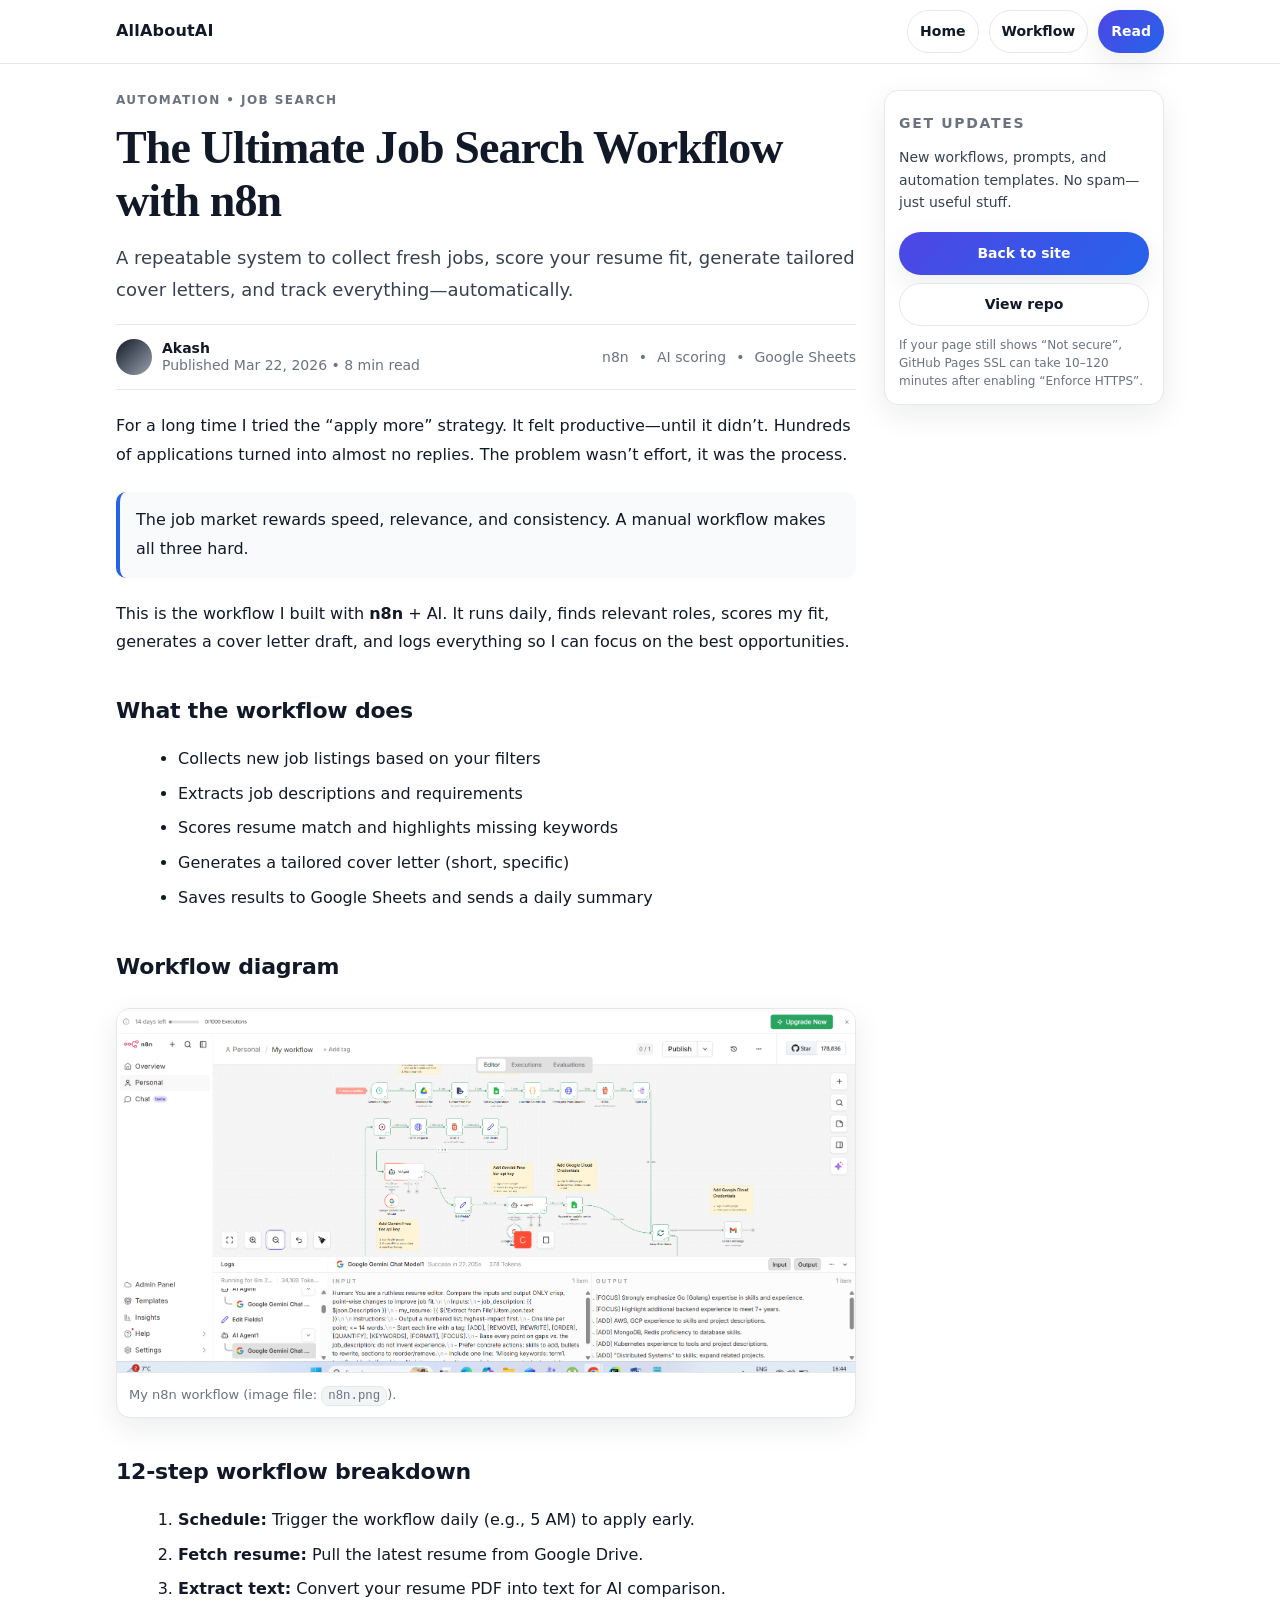
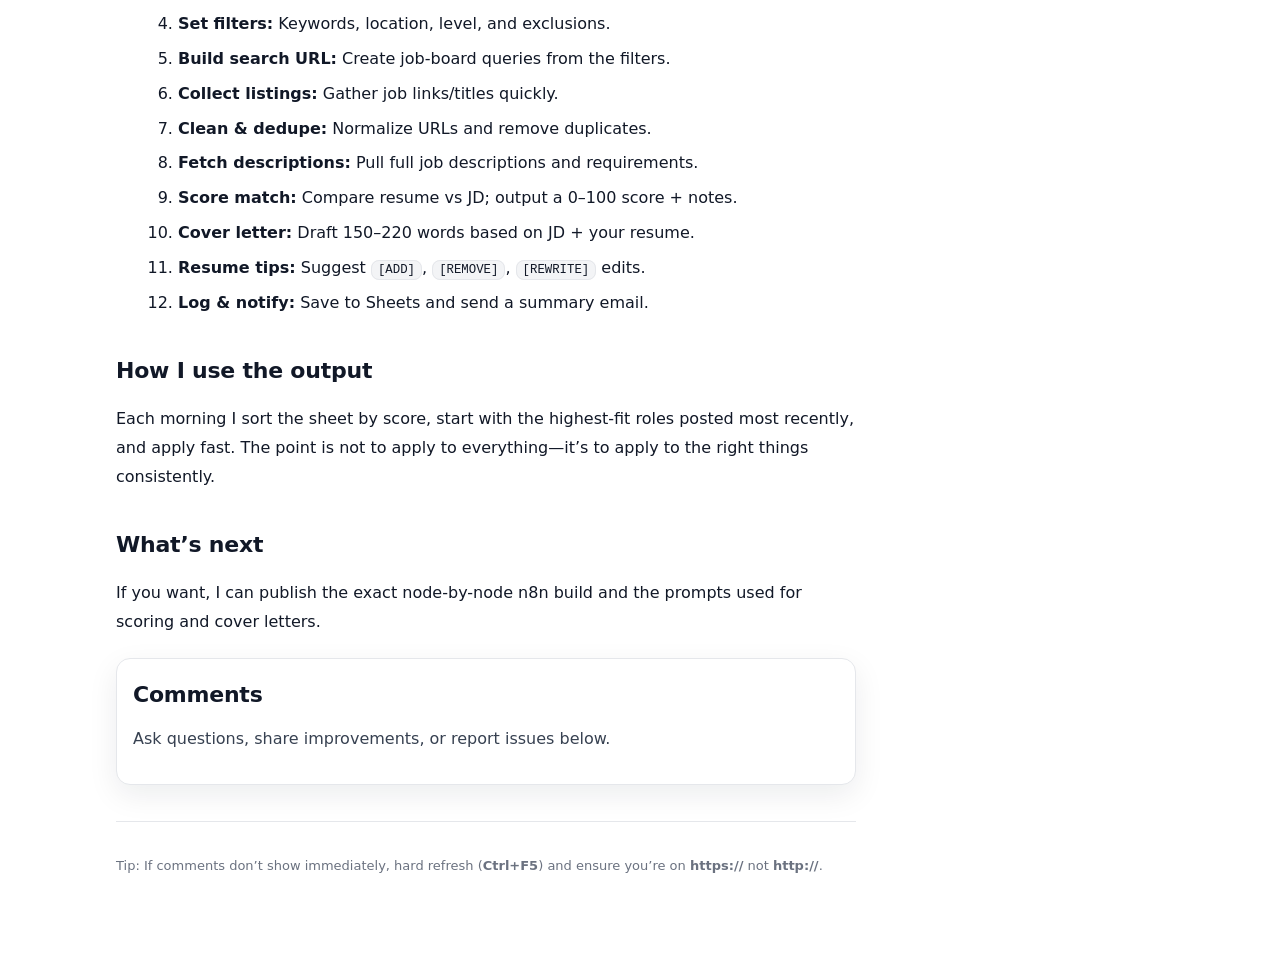
<file: article.html>
<!DOCTYPE html>
<html lang="en" data-theme="light">
<head>
  <meta charset="UTF-8" />
  <meta name="viewport" content="width=device-width,initial-scale=1" />
  <meta name="robots" content="index, follow" />
  <title>The Ultimate Job Search Workflow with n8n | AllAboutAI</title>
  <meta name="description" content="A practical job-search system built with n8n + AI: collect jobs, score fit, generate cover letters, and track everything—automatically." />
  <meta name="keywords" content="n8n job search workflow, AI job automation, n8n tutorial, cover letter generator, job tracking automation" />
  <link rel="canonical" href="https://thatai.me/article.html" />
  <meta property="og:title" content="The Ultimate Job Search Workflow with n8n" />
  <meta property="og:description" content="A practical job-search system built with n8n + AI: collect jobs, score fit, generate cover letters, and track everything—automatically." />
  <meta property="og:image" content="https://thatai.me/n8n.png" />
  <meta property="og:url" content="https://thatai.me/article.html" />
  <meta property="og:type" content="article" />
  <meta property="og:site_name" content="AllAboutAI" />
  <meta name="twitter:card" content="summary_large_image" />
  <meta name="twitter:title" content="The Ultimate Job Search Workflow with n8n | AllAboutAI" />
  <meta name="twitter:description" content="Build a complete job-search system with n8n + AI: collect jobs, score fit, generate cover letters, and track everything automatically." />
  <meta name="twitter:image" content="https://thatai.me/n8n.png" />
  <script type="application/ld+json">
  {
    "@context": "https://schema.org",
    "@type": "Article",
    "headline": "The Ultimate Job Search Workflow with n8n",
    "description": "A practical job-search system built with n8n + AI: collect jobs, score fit, generate cover letters, and track everything—automatically.",
    "image": "https://thatai.me/n8n.png",
    "author": { "@type": "Person", "name": "Akash" },
    "publisher": { "@type": "Organization", "name": "AllAboutAI", "url": "https://thatai.me" },
    "datePublished": "2025-04-05",
    "dateModified": "2026-04-12",
    "mainEntityOfPage": { "@type": "WebPage", "@id": "https://thatai.me/article.html" }
  }
  </script>

  <style>
    :root{
      --bg:#ffffff;
      --paper:#ffffff;
      --text:#111827;
      --muted:#6b7280;
      --border:#e5e7eb;
      --shadow: 0 10px 30px rgba(17,24,39,.08);
      --max: 780px;

      --accent:#4f46e5;
      --accent2:#2563eb;
      --soft:#f8fafc;
    }

    *{ box-sizing:border-box; }
    html{ scroll-behavior:smooth; }
    body{
      margin:0;
      background:var(--bg);
      color:var(--text);
      font-family: ui-sans-serif, system-ui, -apple-system, Segoe UI, Roboto, Helvetica, Arial;
      line-height:1.8;
    }
    a{ color: var(--text); text-decoration: underline; text-underline-offset: 3px; }
    a:hover{ color: var(--accent2); }

    /* top progress bar */
    .progress{
      position:fixed;
      top:0; left:0;
      height:3px;
      width:0%;
      background: linear-gradient(90deg, var(--accent), var(--accent2));
      z-index:9999;
    }

    /* topbar */
    .topbar{
      position:sticky;
      top:0;
      z-index:50;
      background: rgba(255,255,255,.9);
      backdrop-filter: blur(10px);
      border-bottom: 1px solid var(--border);
    }
    .topbar-inner{
      max-width: 1080px;
      margin:0 auto;
      padding: 10px 16px;
      display:flex;
      align-items:center;
      justify-content:space-between;
      gap:12px;
    }
    .brand{
      display:flex;
      gap:10px;
      align-items:center;
      font-weight:900;
      letter-spacing:.2px;
    }
    .nav{
      display:flex;
      gap:10px;
      align-items:center;
      flex-wrap:wrap;
    }
    .btn{
      display:inline-flex;
      align-items:center;
      justify-content:center;
      padding: 8px 12px;
      border-radius: 999px;
      border: 1px solid var(--border);
      background: var(--paper);
      font-weight:800;
      font-size: 14px;
      text-decoration:none;
      color: var(--text);
    }
    .btn:hover{ border-color:#cbd5e1; }
    .btn.primary{
      border-color: transparent;
      background: linear-gradient(135deg, var(--accent), var(--accent2));
      color: white;
      box-shadow: var(--shadow);
    }

    /* layout */
    .wrap{
      max-width: 1080px;
      margin:0 auto;
      padding: 26px 16px 90px;
      display:grid;
      grid-template-columns: 1fr 280px;
      gap: 28px;
      align-items:start;
    }
    @media (max-width: 980px){
      .wrap{ grid-template-columns: 1fr; }
      .aside{ position: static !important; }
    }

    article{
      max-width: var(--max);
    }

    .kicker{
      color: var(--muted);
      font-weight: 900;
      text-transform: uppercase;
      letter-spacing: .12em;
      font-size: 12px;
      margin-bottom: 10px;
    }

    h1{
      font-family: ui-serif, Georgia, Cambria, "Times New Roman", Times, serif;
      font-weight: 900;
      letter-spacing: -0.02em;
      line-height: 1.15;
      font-size: clamp(30px, 4vw, 46px);
      margin: 0 0 14px;
    }
    .subtitle{
      font-size: 18px;
      color: #374151;
      margin: 0 0 18px;
    }

    .meta{
      display:flex;
      align-items:center;
      justify-content:space-between;
      gap: 14px;
      flex-wrap:wrap;
      padding: 14px 0;
      border-top: 1px solid var(--border);
      border-bottom: 1px solid var(--border);
      margin-bottom: 22px;
    }
    .author{
      display:flex;
      gap: 10px;
      align-items:center;
    }
    .avatar{
      width: 36px; height: 36px;
      border-radius: 999px;
      background: linear-gradient(135deg, #111827, #9ca3af);
    }
    .byline{
      font-size: 14px;
      color: var(--muted);
      line-height: 1.25;
    }
    .byline strong{ color: var(--text); }
    .meta-right{
      display:flex; gap:10px; align-items:center; flex-wrap:wrap;
      color: var(--muted);
      font-size: 14px;
    }

    h2{
      font-size: 22px;
      margin-top: 34px;
      margin-bottom: 10px;
      letter-spacing: -0.01em;
    }
    p{ margin: 14px 0; }
    ul,ol{ margin: 14px 0 14px 22px; }
    li{ margin: 6px 0; }

    blockquote{
      margin: 22px 0;
      padding: 14px 16px;
      border-left: 4px solid var(--accent2);
      background: var(--soft);
      color: var(--text);
      border-radius: 10px;
    }

    code{
      background:#f3f4f6;
      border:1px solid var(--border);
      padding: 2px 6px;
      border-radius: 8px;
      font-size: .95em;
    }

    figure{
      margin: 22px 0;
      border: 1px solid var(--border);
      border-radius: 14px;
      overflow:hidden;
      box-shadow: var(--shadow);
      background: white;
    }
    figure img{ width: 100%; display:block; }
    figcaption{
      padding: 10px 12px;
      color: var(--muted);
      font-size: 13px;
      border-top: 1px solid var(--border);
    }

    .card{
      border: 1px solid var(--border);
      background: white;
      border-radius: 14px;
      box-shadow: var(--shadow);
      padding: 16px;
      margin-top: 22px;
    }

    .aside{
      position: sticky;
      top: 70px;
      border:1px solid var(--border);
      border-radius: 14px;
      padding: 14px;
      box-shadow: var(--shadow);
      background: white;
    }
    .aside h3{
      margin: 6px 0 10px;
      font-size: 14px;
      text-transform: uppercase;
      letter-spacing: .12em;
      color: var(--muted);
    }
    .aside p{
      margin: 10px 0;
      font-size: 14px;
      color: #374151;
      line-height: 1.6;
    }
    .aside .btn{ width:100%; justify-content:center; margin-top:8px; }
    .small{
      margin-top: 10px;
      color: var(--muted);
      font-size: 12px;
      line-height: 1.5;
    }

    footer{
      margin-top: 36px;
      padding-top: 18px;
      border-top: 1px solid var(--border);
      color: var(--muted);
      font-size: 13px;
    }
  </style>
</head>

<body>
  <div class="progress" id="progress"></div>

  <div class="topbar">
    <div class="topbar-inner">
      <div class="brand">
        <a href="index.html" style="text-decoration:none;color:inherit;">AllAboutAI</a>
      </div>
      <nav class="nav">
        <a class="btn" href="index.html">Home</a>
        <a class="btn" href="index.html#workflow">Workflow</a>
        <a class="btn primary" href="#start">Read</a>
      </nav>
    </div>
  </div>

  <div class="wrap">
    <article>
      <div class="kicker">Automation • Job Search</div>

      <h1 id="start">The Ultimate Job Search Workflow with n8n</h1>

      <p class="subtitle">
        A repeatable system to collect fresh jobs, score your resume fit, generate tailored cover letters,
        and track everything—automatically.
      </p>

      <div class="meta">
        <div class="author">
          <div class="avatar" aria-hidden="true"></div>
          <div class="byline">
            <div><strong>Akash</strong></div>
            <div>Published Mar 22, 2026 • 8 min read</div>
          </div>
        </div>
        <div class="meta-right">
          <span>n8n</span><span>•</span><span>AI scoring</span><span>•</span><span>Google Sheets</span>
        </div>
      </div>

      <p>
        For a long time I tried the “apply more” strategy. It felt productive—until it didn’t.
        Hundreds of applications turned into almost no replies. The problem wasn’t effort, it was the process.
      </p>

      <blockquote>
        The job market rewards speed, relevance, and consistency. A manual workflow makes all three hard.
      </blockquote>

      <p>
        This is the workflow I built with <strong>n8n</strong> + AI. It runs daily, finds relevant roles,
        scores my fit, generates a cover letter draft, and logs everything so I can focus on the best opportunities.
      </p>

      <h2>What the workflow does</h2>
      <ul>
        <li>Collects new job listings based on your filters</li>
        <li>Extracts job descriptions and requirements</li>
        <li>Scores resume match and highlights missing keywords</li>
        <li>Generates a tailored cover letter (short, specific)</li>
        <li>Saves results to Google Sheets and sends a daily summary</li>
      </ul>

      <h2>Workflow diagram</h2>
      <figure>
        <img src="n8n.png" alt="n8n workflow diagram">
        <figcaption>My n8n workflow (image file: <code>n8n.png</code>).</figcaption>
      </figure>

      <h2>12-step workflow breakdown</h2>
      <ol>
        <li><strong>Schedule:</strong> Trigger the workflow daily (e.g., 5 AM) to apply early.</li>
        <li><strong>Fetch resume:</strong> Pull the latest resume from Google Drive.</li>
        <li><strong>Extract text:</strong> Convert your resume PDF into text for AI comparison.</li>
        <li><strong>Set filters:</strong> Keywords, location, level, and exclusions.</li>
        <li><strong>Build search URL:</strong> Create job-board queries from the filters.</li>
        <li><strong>Collect listings:</strong> Gather job links/titles quickly.</li>
        <li><strong>Clean & dedupe:</strong> Normalize URLs and remove duplicates.</li>
        <li><strong>Fetch descriptions:</strong> Pull full job descriptions and requirements.</li>
        <li><strong>Score match:</strong> Compare resume vs JD; output a 0–100 score + notes.</li>
        <li><strong>Cover letter:</strong> Draft 150–220 words based on JD + your resume.</li>
        <li><strong>Resume tips:</strong> Suggest <code>[ADD]</code>, <code>[REMOVE]</code>, <code>[REWRITE]</code> edits.</li>
        <li><strong>Log & notify:</strong> Save to Sheets and send a summary email.</li>
      </ol>

      <h2>How I use the output</h2>
      <p>
        Each morning I sort the sheet by score, start with the highest-fit roles posted most recently,
        and apply fast. The point is not to apply to everything—it’s to apply to the right things consistently.
      </p>

      <h2>What’s next</h2>
      <p>
        If you want, I can publish the exact node-by-node n8n build and the prompts used for scoring and cover letters.
      </p>

      <section class="card" id="comments">
        <h2 style="margin-top:0;">Comments</h2>
        <p style="margin-top:8px;color:#374151;">
          Ask questions, share improvements, or report issues below.
        </p>

        <div style="margin-top:14px;">
          <script src="https://giscus.app/client.js"
            data-repo="akashRoot1/Allaboutai"
            data-repo-id="R_kgDORtnGAQ"
            data-category="General"
            data-category-id="DIC_kwDORtnGAc4C5FPC"
            data-mapping="pathname"
            data-strict="0"
            data-reactions-enabled="1"
            data-emit-metadata="0"
            data-input-position="bottom"
            data-theme="light"
            data-lang="en"
            crossorigin="anonymous"
            async>
          </script>
        </div>
      </section>

      <footer>
        <p>
          Tip: If comments don’t show immediately, hard refresh (<strong>Ctrl+F5</strong>) and ensure you’re on
          <strong>https://</strong> not <strong>http://</strong>.
        </p>
      </footer>
    </article>

    <aside class="aside">
      <h3>Get updates</h3>
      <p>
        New workflows, prompts, and automation templates. No spam—just useful stuff.
      </p>
      <a class="btn primary" href="index.html">Back to site</a>
      <a class="btn" href="https://github.com/akashRoot1/Allaboutai" target="_blank" rel="noreferrer">View repo</a>
      <div class="small">
        If your page still shows “Not secure”, GitHub Pages SSL can take 10–120 minutes after enabling “Enforce HTTPS”.
      </div>
    </aside>
  </div>

  <script>
    // scroll progress bar
    const bar = document.getElementById("progress");
    const setProgress = () => {
      const h = document.documentElement;
      const scrolled = h.scrollTop || document.body.scrollTop;
      const height = h.scrollHeight - h.clientHeight;
      const pct = height ? (scrolled / height) * 100 : 0;
      bar.style.width = pct + "%";
    };
    window.addEventListener("scroll", setProgress, { passive: true });
    setProgress();
  </script>
</body>
</html>
</file>
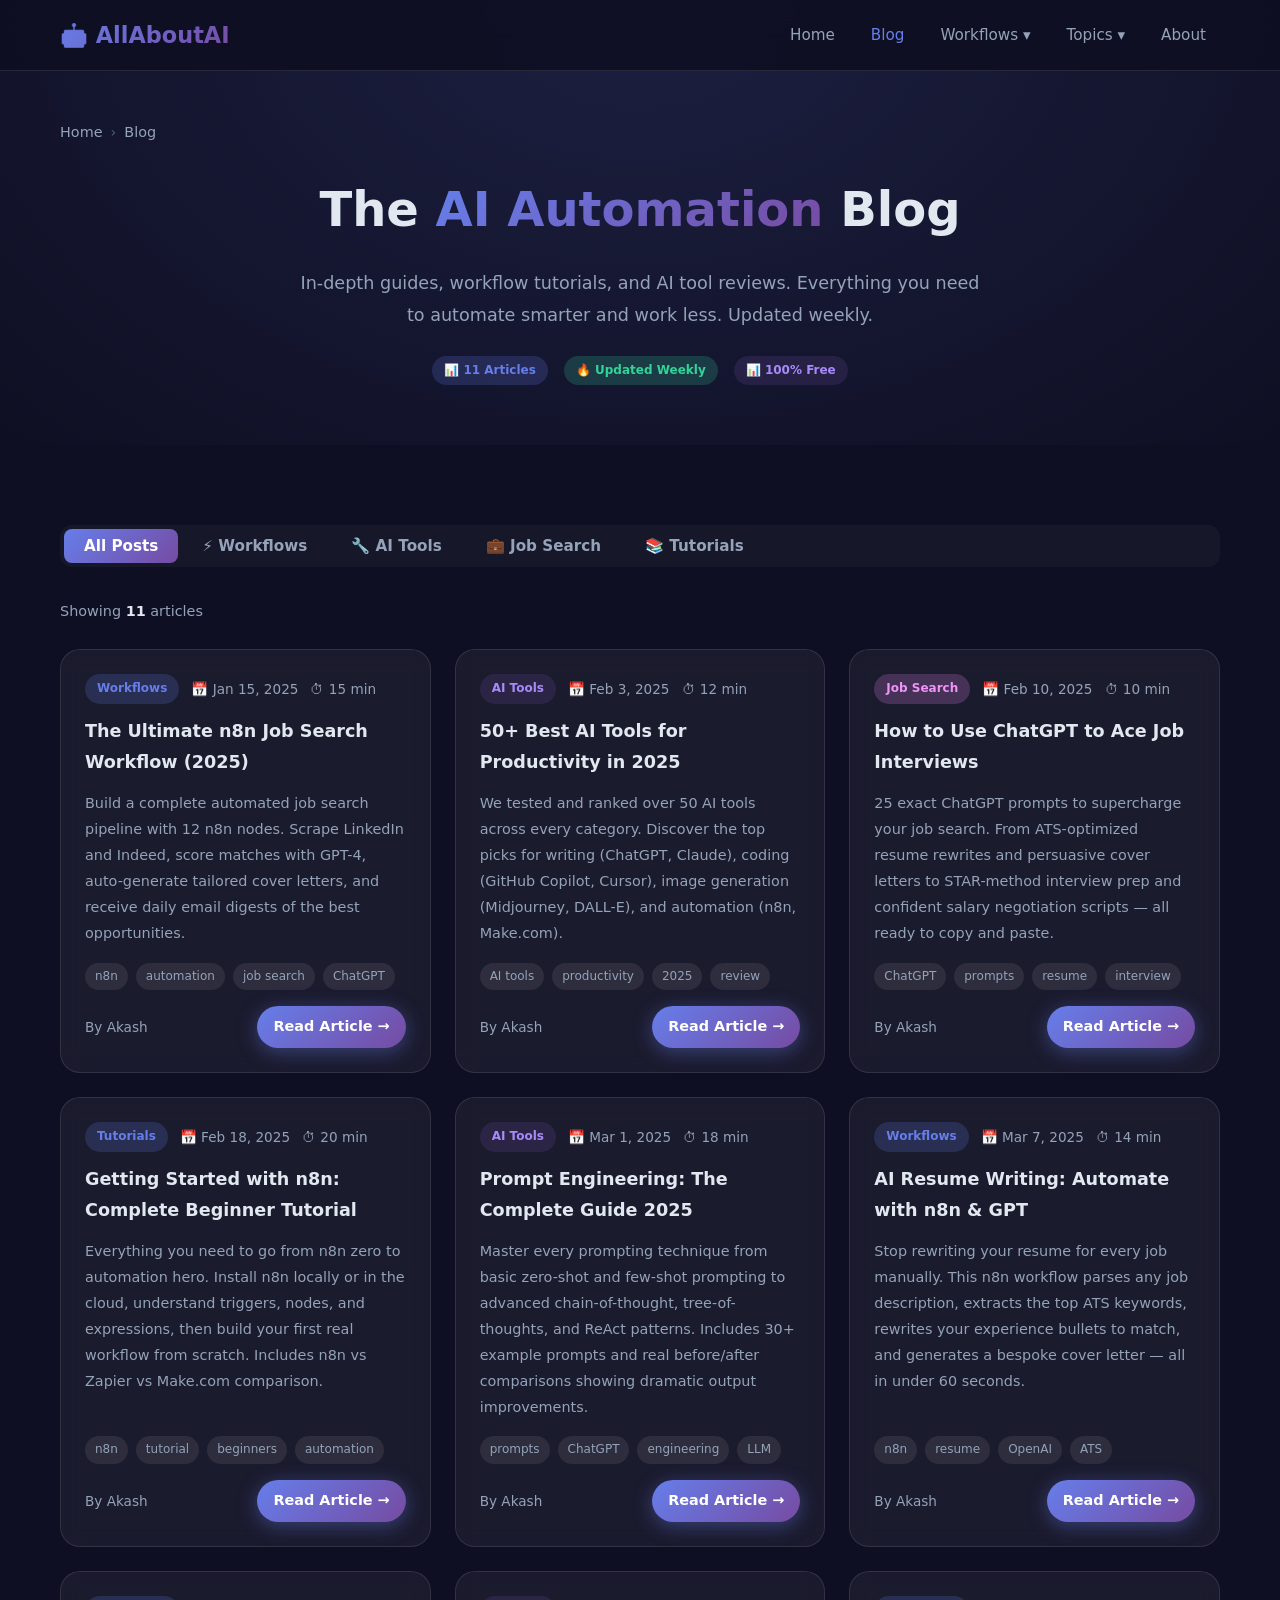
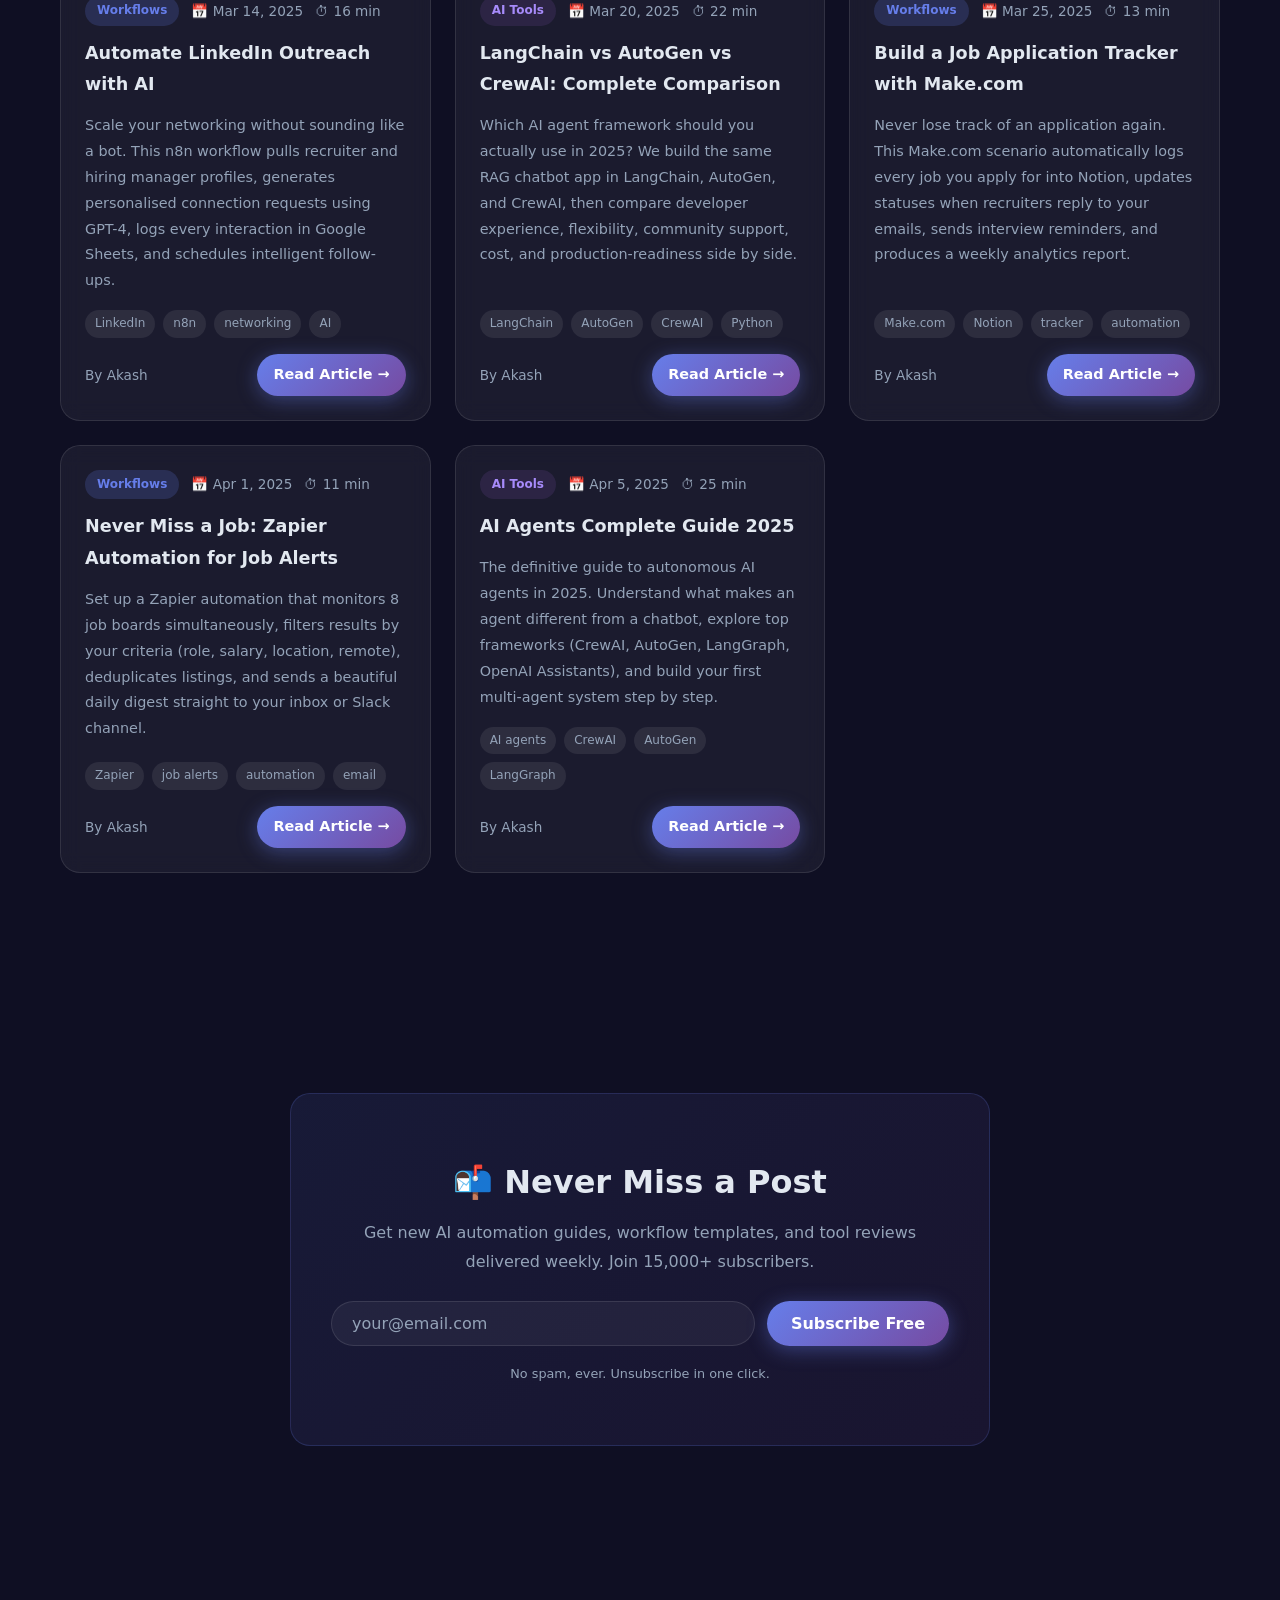
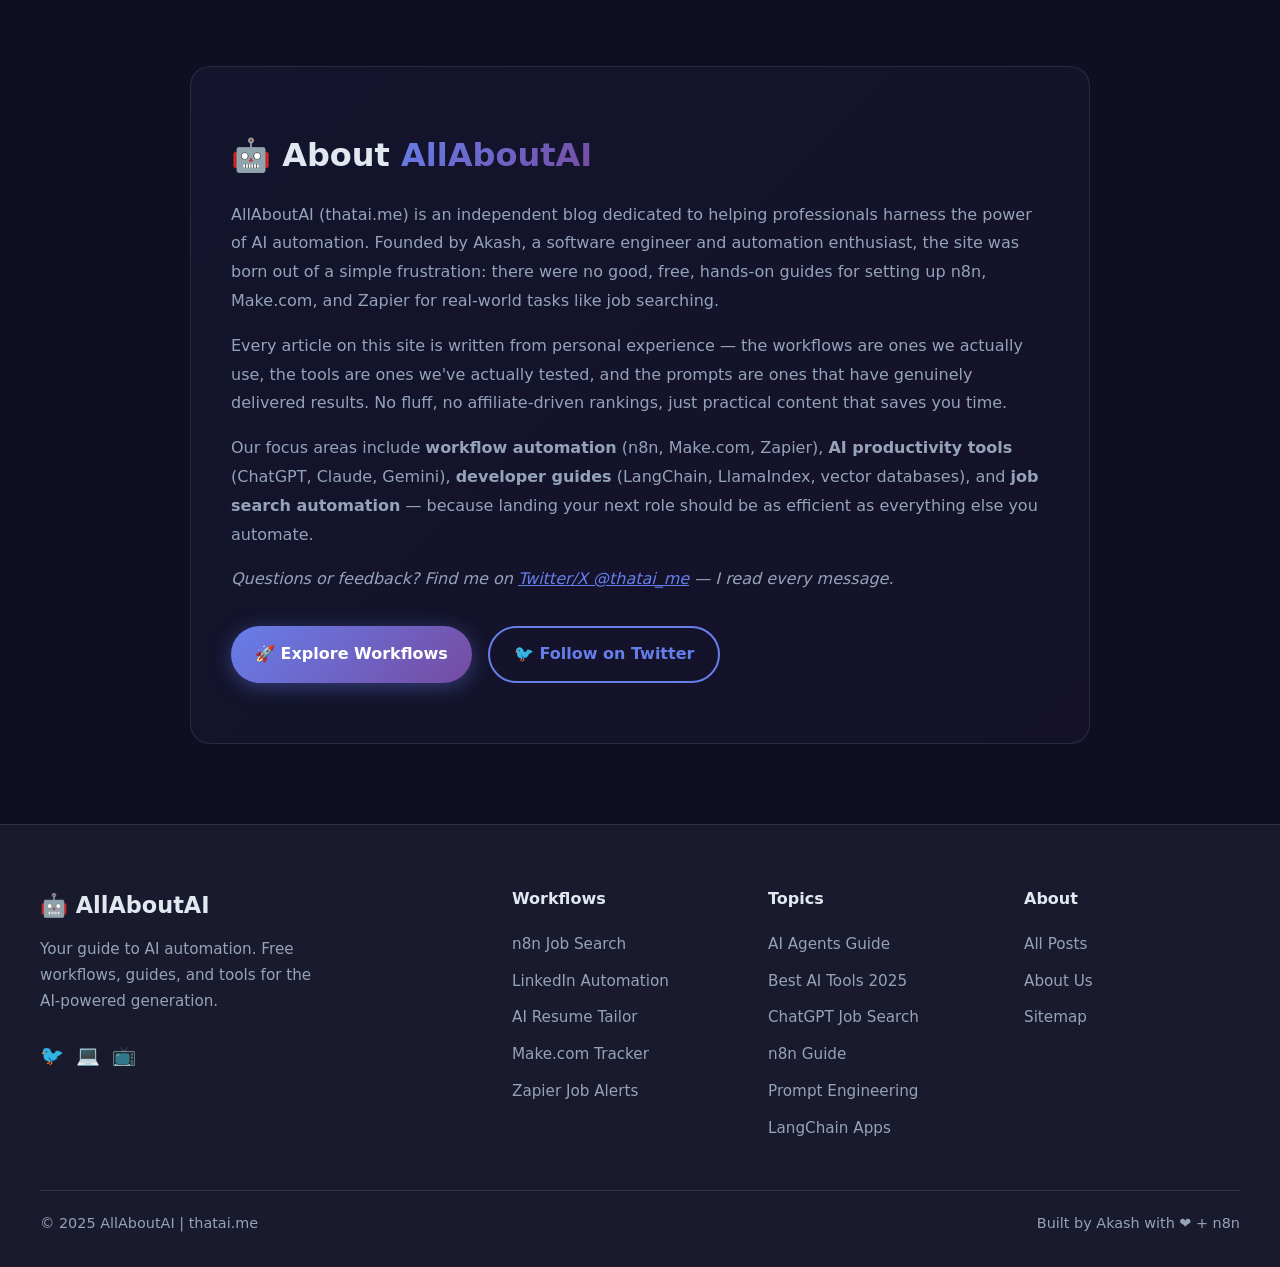
<file: blog.html>
<!DOCTYPE html>
<html lang="en">
<head>
  <meta charset="UTF-8">
  <meta name="viewport" content="width=device-width, initial-scale=1.0">
  <meta name="robots" content="index, follow">
  <title>AI Automation Blog - Workflows, Tools &amp; Tutorials | AllAboutAI</title>
  <meta name="description" content="Browse 50+ in-depth articles on AI automation, n8n workflows, ChatGPT prompts, LangChain, and AI tools. Updated weekly.">
  <meta name="keywords" content="AI automation blog, n8n tutorials, ChatGPT prompts, LangChain guide, AI tools 2025, job search automation, prompt engineering">
  <meta property="og:title" content="AI Automation Blog - Workflows, Tools &amp; Tutorials | AllAboutAI">
  <meta property="og:description" content="Browse 50+ in-depth articles on AI automation, n8n workflows, ChatGPT prompts, LangChain, and AI tools.">
  <meta property="og:url" content="https://thatai.me/blog.html">
  <meta property="og:image" content="https://thatai.me/n8n.png">
  <meta property="og:type" content="website">
  <meta property="og:site_name" content="AllAboutAI">
  <meta name="twitter:card" content="summary_large_image">
  <meta name="twitter:title" content="AI Automation Blog | AllAboutAI">
  <meta name="twitter:description" content="Browse 50+ in-depth articles on AI automation, n8n workflows, ChatGPT prompts, LangChain, and AI tools.">
  <meta name="twitter:image" content="https://thatai.me/n8n.png">
  <link rel="canonical" href="https://thatai.me/blog.html">
  <link rel="stylesheet" href="css/styles.css">
</head>
<body>
  <div class="progress-bar" id="progressBar"></div>

  <!-- NAVIGATION -->
  <nav class="nav-wrapper">
    <div class="nav-inner">
      <a href="/" class="nav-logo">&#129302; AllAboutAI</a>
      <ul class="nav-links">
        <li><a href="/">Home</a></li>
        <li><a href="/blog.html" class="active">Blog</a></li>
        <li class="dropdown">
          <a href="#">Workflows &#9662;</a>
          <div class="dropdown-menu">
            <a href="/workflows/n8n-job-search-automation.html">&#128269; n8n Job Search</a>
            <a href="/workflows/linkedin-automation.html">&#128188; LinkedIn Automation</a>
            <a href="/workflows/ai-resume-tailor.html">&#128196; AI Resume Tailor</a>
            <a href="/workflows/make-job-tracker.html">&#128202; Make.com Tracker</a>
            <a href="/workflows/zapier-job-alerts.html">&#128276; Zapier Job Alerts</a>
          </div>
        </li>
        <li class="dropdown">
          <a href="#">Topics &#9662;</a>
          <div class="dropdown-menu">
            <a href="/topics/ai-agents-guide.html">&#129302; AI Agents Guide</a>
            <a href="/topics/best-ai-tools-2025.html">&#128295; Best AI Tools 2025</a>
            <a href="/topics/chatgpt-job-search.html">&#128172; ChatGPT Tips</a>
            <a href="/topics/n8n-beginners-guide.html">&#128202; n8n Guide</a>
            <a href="/topics/prompt-engineering.html">&#127919; Prompt Engineering</a>
            <a href="/topics/langchain-llm-apps.html">&#128279; LangChain</a>
          </div>
        </li>
        <li><a href="/blog.html#about">About</a></li>
      </ul>
      <button class="hamburger" id="hamburger" aria-label="Menu">
        <span></span><span></span><span></span>
      </button>
    </div>
  </nav>

  <!-- MOBILE MENU -->
  <div class="mobile-menu" id="mobileMenu">
    <a href="/">Home</a>
    <a href="/blog.html">Blog</a>
    <strong style="color:var(--muted);padding:12px 16px;display:block;font-size:0.8rem;text-transform:uppercase;letter-spacing:1px;">Workflows</strong>
    <a href="/workflows/n8n-job-search-automation.html">&#128269; n8n Job Search</a>
    <a href="/workflows/linkedin-automation.html">&#128188; LinkedIn Automation</a>
    <a href="/workflows/ai-resume-tailor.html">&#128196; AI Resume Tailor</a>
    <a href="/workflows/make-job-tracker.html">&#128202; Make.com Tracker</a>
    <a href="/workflows/zapier-job-alerts.html">&#128276; Zapier Job Alerts</a>
    <strong style="color:var(--muted);padding:12px 16px;display:block;font-size:0.8rem;text-transform:uppercase;letter-spacing:1px;">Topics</strong>
    <a href="/topics/ai-agents-guide.html">&#129302; AI Agents Guide</a>
    <a href="/topics/best-ai-tools-2025.html">&#128295; Best AI Tools 2025</a>
    <a href="/topics/chatgpt-job-search.html">&#128172; ChatGPT Tips</a>
    <a href="/topics/n8n-beginners-guide.html">&#128202; n8n Guide</a>
    <a href="/topics/prompt-engineering.html">&#127919; Prompt Engineering</a>
    <a href="/topics/langchain-llm-apps.html">&#128279; LangChain</a>
  </div>

  <main>
    <!-- PAGE HERO -->
    <section class="page-hero">
      <div class="container">
        <div class="breadcrumb">
          <a href="/">Home</a>
          <span class="breadcrumb-sep">&#8250;</span>
          <span>Blog</span>
        </div>
        <h1>The <span class="gradient-text">AI Automation</span> Blog</h1>
        <p>In-depth guides, workflow tutorials, and AI tool reviews. Everything you need to automate smarter and work less. Updated weekly.</p>
        <div style="display:flex;gap:16px;justify-content:center;flex-wrap:wrap;margin-top:1.5rem;">
          <span class="badge badge-primary">&#128202; 11 Articles</span>
          <span class="badge badge-green">&#128293; Updated Weekly</span>
          <span class="badge badge-purple">&#128202; 100% Free</span>
        </div>
      </div>
    </section>

    <!-- BLOG POSTS -->
    <section class="section">
      <div class="container">
        <!-- CATEGORY FILTER TABS -->
        <div class="tabs" role="tablist" aria-label="Filter posts by category">
          <button class="tab active" role="tab" data-filter="all" aria-selected="true">All Posts</button>
          <button class="tab" role="tab" data-filter="workflows" aria-selected="false">&#9889; Workflows</button>
          <button class="tab" role="tab" data-filter="ai-tools" aria-selected="false">&#128295; AI Tools</button>
          <button class="tab" role="tab" data-filter="job-search" aria-selected="false">&#128188; Job Search</button>
          <button class="tab" role="tab" data-filter="tutorials" aria-selected="false">&#128218; Tutorials</button>
        </div>

        <!-- POST COUNT -->
        <p id="postCount" style="color:var(--muted);font-size:0.9rem;margin-bottom:1.5rem;">Showing <strong id="countNum" style="color:var(--text);">11</strong> articles</p>

        <!-- POSTS GRID -->
        <div class="card-grid card-grid-3" id="postsGrid">

          <!-- Post 1 -->
          <article class="post-card card" data-category="workflows">
            <div class="post-card-meta">
              <span class="badge badge-primary">Workflows</span>
              <span>&#128197; Jan 15, 2025</span>
              <span>&#9201; 15 min</span>
            </div>
            <h2 style="font-size:1.1rem;font-weight:700;margin-bottom:0.75rem;">
              <a href="/workflows/n8n-job-search-automation.html" style="color:var(--text);text-decoration:none;">The Ultimate n8n Job Search Workflow (2025)</a>
            </h2>
            <p>Build a complete automated job search pipeline with 12 n8n nodes. Scrape LinkedIn and Indeed, score matches with GPT-4, auto-generate tailored cover letters, and receive daily email digests of the best opportunities.</p>
            <div class="post-card-tags" style="margin-bottom:1rem;">
              <span class="tag">n8n</span><span class="tag">automation</span><span class="tag">job search</span><span class="tag">ChatGPT</span>
            </div>
            <div style="display:flex;align-items:center;justify-content:space-between;margin-top:auto;">
              <span style="font-size:0.85rem;color:var(--muted);">By Akash</span>
              <a href="/workflows/n8n-job-search-automation.html" class="btn btn-primary btn-sm">Read Article &#8594;</a>
            </div>
          </article>

          <!-- Post 2 -->
          <article class="post-card card" data-category="ai-tools">
            <div class="post-card-meta">
              <span class="badge badge-purple">AI Tools</span>
              <span>&#128197; Feb 3, 2025</span>
              <span>&#9201; 12 min</span>
            </div>
            <h2 style="font-size:1.1rem;font-weight:700;margin-bottom:0.75rem;">
              <a href="/topics/best-ai-tools-2025.html" style="color:var(--text);text-decoration:none;">50+ Best AI Tools for Productivity in 2025</a>
            </h2>
            <p>We tested and ranked over 50 AI tools across every category. Discover the top picks for writing (ChatGPT, Claude), coding (GitHub Copilot, Cursor), image generation (Midjourney, DALL-E), and automation (n8n, Make.com).</p>
            <div class="post-card-tags" style="margin-bottom:1rem;">
              <span class="tag">AI tools</span><span class="tag">productivity</span><span class="tag">2025</span><span class="tag">review</span>
            </div>
            <div style="display:flex;align-items:center;justify-content:space-between;margin-top:auto;">
              <span style="font-size:0.85rem;color:var(--muted);">By Akash</span>
              <a href="/topics/best-ai-tools-2025.html" class="btn btn-primary btn-sm">Read Article &#8594;</a>
            </div>
          </article>

          <!-- Post 3 -->
          <article class="post-card card" data-category="job-search">
            <div class="post-card-meta">
              <span class="badge badge-pink">Job Search</span>
              <span>&#128197; Feb 10, 2025</span>
              <span>&#9201; 10 min</span>
            </div>
            <h2 style="font-size:1.1rem;font-weight:700;margin-bottom:0.75rem;">
              <a href="/topics/chatgpt-job-search.html" style="color:var(--text);text-decoration:none;">How to Use ChatGPT to Ace Job Interviews</a>
            </h2>
            <p>25 exact ChatGPT prompts to supercharge your job search. From ATS-optimized resume rewrites and persuasive cover letters to STAR-method interview prep and confident salary negotiation scripts — all ready to copy and paste.</p>
            <div class="post-card-tags" style="margin-bottom:1rem;">
              <span class="tag">ChatGPT</span><span class="tag">prompts</span><span class="tag">resume</span><span class="tag">interview</span>
            </div>
            <div style="display:flex;align-items:center;justify-content:space-between;margin-top:auto;">
              <span style="font-size:0.85rem;color:var(--muted);">By Akash</span>
              <a href="/topics/chatgpt-job-search.html" class="btn btn-primary btn-sm">Read Article &#8594;</a>
            </div>
          </article>

          <!-- Post 4 -->
          <article class="post-card card" data-category="tutorials">
            <div class="post-card-meta">
              <span class="badge badge-primary">Tutorials</span>
              <span>&#128197; Feb 18, 2025</span>
              <span>&#9201; 20 min</span>
            </div>
            <h2 style="font-size:1.1rem;font-weight:700;margin-bottom:0.75rem;">
              <a href="/topics/n8n-beginners-guide.html" style="color:var(--text);text-decoration:none;">Getting Started with n8n: Complete Beginner Tutorial</a>
            </h2>
            <p>Everything you need to go from n8n zero to automation hero. Install n8n locally or in the cloud, understand triggers, nodes, and expressions, then build your first real workflow from scratch. Includes n8n vs Zapier vs Make.com comparison.</p>
            <div class="post-card-tags" style="margin-bottom:1rem;">
              <span class="tag">n8n</span><span class="tag">tutorial</span><span class="tag">beginners</span><span class="tag">automation</span>
            </div>
            <div style="display:flex;align-items:center;justify-content:space-between;margin-top:auto;">
              <span style="font-size:0.85rem;color:var(--muted);">By Akash</span>
              <a href="/topics/n8n-beginners-guide.html" class="btn btn-primary btn-sm">Read Article &#8594;</a>
            </div>
          </article>

          <!-- Post 5 -->
          <article class="post-card card" data-category="ai-tools">
            <div class="post-card-meta">
              <span class="badge badge-purple">AI Tools</span>
              <span>&#128197; Mar 1, 2025</span>
              <span>&#9201; 18 min</span>
            </div>
            <h2 style="font-size:1.1rem;font-weight:700;margin-bottom:0.75rem;">
              <a href="/topics/prompt-engineering.html" style="color:var(--text);text-decoration:none;">Prompt Engineering: The Complete Guide 2025</a>
            </h2>
            <p>Master every prompting technique from basic zero-shot and few-shot prompting to advanced chain-of-thought, tree-of-thoughts, and ReAct patterns. Includes 30+ example prompts and real before/after comparisons showing dramatic output improvements.</p>
            <div class="post-card-tags" style="margin-bottom:1rem;">
              <span class="tag">prompts</span><span class="tag">ChatGPT</span><span class="tag">engineering</span><span class="tag">LLM</span>
            </div>
            <div style="display:flex;align-items:center;justify-content:space-between;margin-top:auto;">
              <span style="font-size:0.85rem;color:var(--muted);">By Akash</span>
              <a href="/topics/prompt-engineering.html" class="btn btn-primary btn-sm">Read Article &#8594;</a>
            </div>
          </article>

          <!-- Post 6 -->
          <article class="post-card card" data-category="workflows">
            <div class="post-card-meta">
              <span class="badge badge-primary">Workflows</span>
              <span>&#128197; Mar 7, 2025</span>
              <span>&#9201; 14 min</span>
            </div>
            <h2 style="font-size:1.1rem;font-weight:700;margin-bottom:0.75rem;">
              <a href="/workflows/ai-resume-tailor.html" style="color:var(--text);text-decoration:none;">AI Resume Writing: Automate with n8n &amp; GPT</a>
            </h2>
            <p>Stop rewriting your resume for every job manually. This n8n workflow parses any job description, extracts the top ATS keywords, rewrites your experience bullets to match, and generates a bespoke cover letter — all in under 60 seconds.</p>
            <div class="post-card-tags" style="margin-bottom:1rem;">
              <span class="tag">n8n</span><span class="tag">resume</span><span class="tag">OpenAI</span><span class="tag">ATS</span>
            </div>
            <div style="display:flex;align-items:center;justify-content:space-between;margin-top:auto;">
              <span style="font-size:0.85rem;color:var(--muted);">By Akash</span>
              <a href="/workflows/ai-resume-tailor.html" class="btn btn-primary btn-sm">Read Article &#8594;</a>
            </div>
          </article>

          <!-- Post 7 -->
          <article class="post-card card" data-category="workflows">
            <div class="post-card-meta">
              <span class="badge badge-primary">Workflows</span>
              <span>&#128197; Mar 14, 2025</span>
              <span>&#9201; 16 min</span>
            </div>
            <h2 style="font-size:1.1rem;font-weight:700;margin-bottom:0.75rem;">
              <a href="/workflows/linkedin-automation.html" style="color:var(--text);text-decoration:none;">Automate LinkedIn Outreach with AI</a>
            </h2>
            <p>Scale your networking without sounding like a bot. This n8n workflow pulls recruiter and hiring manager profiles, generates personalised connection requests using GPT-4, logs every interaction in Google Sheets, and schedules intelligent follow-ups.</p>
            <div class="post-card-tags" style="margin-bottom:1rem;">
              <span class="tag">LinkedIn</span><span class="tag">n8n</span><span class="tag">networking</span><span class="tag">AI</span>
            </div>
            <div style="display:flex;align-items:center;justify-content:space-between;margin-top:auto;">
              <span style="font-size:0.85rem;color:var(--muted);">By Akash</span>
              <a href="/workflows/linkedin-automation.html" class="btn btn-primary btn-sm">Read Article &#8594;</a>
            </div>
          </article>

          <!-- Post 8 -->
          <article class="post-card card" data-category="ai-tools">
            <div class="post-card-meta">
              <span class="badge badge-purple">AI Tools</span>
              <span>&#128197; Mar 20, 2025</span>
              <span>&#9201; 22 min</span>
            </div>
            <h2 style="font-size:1.1rem;font-weight:700;margin-bottom:0.75rem;">
              <a href="/topics/langchain-llm-apps.html" style="color:var(--text);text-decoration:none;">LangChain vs AutoGen vs CrewAI: Complete Comparison</a>
            </h2>
            <p>Which AI agent framework should you actually use in 2025? We build the same RAG chatbot app in LangChain, AutoGen, and CrewAI, then compare developer experience, flexibility, community support, cost, and production-readiness side by side.</p>
            <div class="post-card-tags" style="margin-bottom:1rem;">
              <span class="tag">LangChain</span><span class="tag">AutoGen</span><span class="tag">CrewAI</span><span class="tag">Python</span>
            </div>
            <div style="display:flex;align-items:center;justify-content:space-between;margin-top:auto;">
              <span style="font-size:0.85rem;color:var(--muted);">By Akash</span>
              <a href="/topics/langchain-llm-apps.html" class="btn btn-primary btn-sm">Read Article &#8594;</a>
            </div>
          </article>

          <!-- Post 9 -->
          <article class="post-card card" data-category="workflows">
            <div class="post-card-meta">
              <span class="badge badge-primary">Workflows</span>
              <span>&#128197; Mar 25, 2025</span>
              <span>&#9201; 13 min</span>
            </div>
            <h2 style="font-size:1.1rem;font-weight:700;margin-bottom:0.75rem;">
              <a href="/workflows/make-job-tracker.html" style="color:var(--text);text-decoration:none;">Build a Job Application Tracker with Make.com</a>
            </h2>
            <p>Never lose track of an application again. This Make.com scenario automatically logs every job you apply for into Notion, updates statuses when recruiters reply to your emails, sends interview reminders, and produces a weekly analytics report.</p>
            <div class="post-card-tags" style="margin-bottom:1rem;">
              <span class="tag">Make.com</span><span class="tag">Notion</span><span class="tag">tracker</span><span class="tag">automation</span>
            </div>
            <div style="display:flex;align-items:center;justify-content:space-between;margin-top:auto;">
              <span style="font-size:0.85rem;color:var(--muted);">By Akash</span>
              <a href="/workflows/make-job-tracker.html" class="btn btn-primary btn-sm">Read Article &#8594;</a>
            </div>
          </article>

          <!-- Post 10 -->
          <article class="post-card card" data-category="workflows">
            <div class="post-card-meta">
              <span class="badge badge-primary">Workflows</span>
              <span>&#128197; Apr 1, 2025</span>
              <span>&#9201; 11 min</span>
            </div>
            <h2 style="font-size:1.1rem;font-weight:700;margin-bottom:0.75rem;">
              <a href="/workflows/zapier-job-alerts.html" style="color:var(--text);text-decoration:none;">Never Miss a Job: Zapier Automation for Job Alerts</a>
            </h2>
            <p>Set up a Zapier automation that monitors 8 job boards simultaneously, filters results by your criteria (role, salary, location, remote), deduplicates listings, and sends a beautiful daily digest straight to your inbox or Slack channel.</p>
            <div class="post-card-tags" style="margin-bottom:1rem;">
              <span class="tag">Zapier</span><span class="tag">job alerts</span><span class="tag">automation</span><span class="tag">email</span>
            </div>
            <div style="display:flex;align-items:center;justify-content:space-between;margin-top:auto;">
              <span style="font-size:0.85rem;color:var(--muted);">By Akash</span>
              <a href="/workflows/zapier-job-alerts.html" class="btn btn-primary btn-sm">Read Article &#8594;</a>
            </div>
          </article>

          <!-- Post 11 -->
          <article class="post-card card" data-category="ai-tools">
            <div class="post-card-meta">
              <span class="badge badge-purple">AI Tools</span>
              <span>&#128197; Apr 5, 2025</span>
              <span>&#9201; 25 min</span>
            </div>
            <h2 style="font-size:1.1rem;font-weight:700;margin-bottom:0.75rem;">
              <a href="/topics/ai-agents-guide.html" style="color:var(--text);text-decoration:none;">AI Agents Complete Guide 2025</a>
            </h2>
            <p>The definitive guide to autonomous AI agents in 2025. Understand what makes an agent different from a chatbot, explore top frameworks (CrewAI, AutoGen, LangGraph, OpenAI Assistants), and build your first multi-agent system step by step.</p>
            <div class="post-card-tags" style="margin-bottom:1rem;">
              <span class="tag">AI agents</span><span class="tag">CrewAI</span><span class="tag">AutoGen</span><span class="tag">LangGraph</span>
            </div>
            <div style="display:flex;align-items:center;justify-content:space-between;margin-top:auto;">
              <span style="font-size:0.85rem;color:var(--muted);">By Akash</span>
              <a href="/topics/ai-agents-guide.html" class="btn btn-primary btn-sm">Read Article &#8594;</a>
            </div>
          </article>

        </div>

        <!-- EMPTY STATE -->
        <div id="emptyState" style="display:none;text-align:center;padding:60px 20px;">
          <div style="font-size:3rem;margin-bottom:1rem;">&#128269;</div>
          <h3 style="margin-bottom:0.5rem;">No posts found</h3>
          <p style="color:var(--muted);">Try a different category filter.</p>
        </div>
      </div>
    </section>

    <!-- NEWSLETTER -->
    <section class="section">
      <div class="container">
        <div class="newsletter-section" data-animate>
          <h2 style="font-size:2rem;margin-bottom:0.5rem;">&#128236; Never Miss a Post</h2>
          <p style="color:var(--muted);">Get new AI automation guides, workflow templates, and tool reviews delivered weekly. Join 15,000+ subscribers.</p>
          <form class="newsletter-form" onsubmit="return false;">
            <input type="email" placeholder="your@email.com" aria-label="Email address">
            <button type="submit" class="btn btn-primary">Subscribe Free</button>
          </form>
          <p style="font-size:0.8rem;color:var(--muted);margin-top:1rem;">No spam, ever. Unsubscribe in one click.</p>
        </div>
      </div>
    </section>

    <!-- ABOUT SECTION -->
    <section class="section" id="about">
      <div class="container">
        <div class="about-section" data-animate>
          <h2>&#129302; About <span class="gradient-text">AllAboutAI</span></h2>
          <p>AllAboutAI (thatai.me) is an independent blog dedicated to helping professionals harness the power of AI automation. Founded by Akash, a software engineer and automation enthusiast, the site was born out of a simple frustration: there were no good, free, hands-on guides for setting up n8n, Make.com, and Zapier for real-world tasks like job searching.</p>
          <p>Every article on this site is written from personal experience — the workflows are ones we actually use, the tools are ones we&#39;ve actually tested, and the prompts are ones that have genuinely delivered results. No fluff, no affiliate-driven rankings, just practical content that saves you time.</p>
          <p>Our focus areas include <strong>workflow automation</strong> (n8n, Make.com, Zapier), <strong>AI productivity tools</strong> (ChatGPT, Claude, Gemini), <strong>developer guides</strong> (LangChain, LlamaIndex, vector databases), and <strong>job search automation</strong> — because landing your next role should be as efficient as everything else you automate.</p>
          <p style="color:var(--muted);font-style:italic;">Questions or feedback? Find me on <a href="https://twitter.com/thatai_me" style="color:var(--primary);">Twitter/X @thatai_me</a> — I read every message.</p>
          <div style="margin-top:2rem;display:flex;gap:16px;flex-wrap:wrap;">
            <a href="/" class="btn btn-primary">&#128640; Explore Workflows</a>
            <a href="https://twitter.com/thatai_me" class="btn btn-secondary">&#128038; Follow on Twitter</a>
          </div>
        </div>
      </div>
    </section>
  </main>

  <!-- FOOTER -->
  <footer class="footer">
    <div class="footer-grid">
      <div>
        <div style="font-size:1.4rem;font-weight:800;margin-bottom:0.75rem;">&#129302; AllAboutAI</div>
        <p style="color:var(--muted);font-size:0.95rem;line-height:1.7;max-width:280px;">Your guide to AI automation. Free workflows, guides, and tools for the AI-powered generation.</p>
        <div style="display:flex;gap:12px;margin-top:1.5rem;">
          <a href="https://twitter.com/thatai_me" style="color:var(--muted);font-size:1.2rem;" aria-label="Twitter">&#128038;</a>
          <a href="https://github.com" style="color:var(--muted);font-size:1.2rem;" aria-label="GitHub">&#128187;</a>
          <a href="https://youtube.com" style="color:var(--muted);font-size:1.2rem;" aria-label="YouTube">&#128250;</a>
        </div>
      </div>
      <div>
        <h4>Workflows</h4>
        <ul>
          <li><a href="/workflows/n8n-job-search-automation.html">n8n Job Search</a></li>
          <li><a href="/workflows/linkedin-automation.html">LinkedIn Automation</a></li>
          <li><a href="/workflows/ai-resume-tailor.html">AI Resume Tailor</a></li>
          <li><a href="/workflows/make-job-tracker.html">Make.com Tracker</a></li>
          <li><a href="/workflows/zapier-job-alerts.html">Zapier Job Alerts</a></li>
        </ul>
      </div>
      <div>
        <h4>Topics</h4>
        <ul>
          <li><a href="/topics/ai-agents-guide.html">AI Agents Guide</a></li>
          <li><a href="/topics/best-ai-tools-2025.html">Best AI Tools 2025</a></li>
          <li><a href="/topics/chatgpt-job-search.html">ChatGPT Job Search</a></li>
          <li><a href="/topics/n8n-beginners-guide.html">n8n Guide</a></li>
          <li><a href="/topics/prompt-engineering.html">Prompt Engineering</a></li>
          <li><a href="/topics/langchain-llm-apps.html">LangChain Apps</a></li>
        </ul>
      </div>
      <div>
        <h4>About</h4>
        <ul>
          <li><a href="/blog.html">All Posts</a></li>
          <li><a href="/blog.html#about">About Us</a></li>
          <li><a href="/sitemap.xml">Sitemap</a></li>
        </ul>
      </div>
    </div>
    <div class="footer-bottom">
      <span>&copy; 2025 AllAboutAI | thatai.me</span>
      <span>Built by Akash with &#10084;&#65039; + n8n</span>
    </div>
  </footer>

  <script>
    // Progress bar
    window.addEventListener('scroll', () => {
      const bar = document.getElementById('progressBar');
      const scrolled = (window.scrollY / (document.body.scrollHeight - window.innerHeight)) * 100;
      bar.style.width = scrolled + '%';
    });

    // Mobile menu
    const hamburger = document.getElementById('hamburger');
    const mobileMenu = document.getElementById('mobileMenu');
    hamburger.addEventListener('click', () => {
      mobileMenu.classList.toggle('open');
    });
    document.addEventListener('click', (e) => {
      if (!hamburger.contains(e.target) && !mobileMenu.contains(e.target)) {
        mobileMenu.classList.remove('open');
      }
    });

    // Category filter tabs
    const tabs = document.querySelectorAll('.tab[data-filter]');
    const posts = document.querySelectorAll('.post-card[data-category]');
    const countNum = document.getElementById('countNum');
    const emptyState = document.getElementById('emptyState');
    const postsGrid = document.getElementById('postsGrid');

    tabs.forEach(tab => {
      tab.addEventListener('click', () => {
        // Update active tab
        tabs.forEach(t => { t.classList.remove('active'); t.setAttribute('aria-selected', 'false'); });
        tab.classList.add('active');
        tab.setAttribute('aria-selected', 'true');

        const filter = tab.getAttribute('data-filter');
        let visible = 0;

        posts.forEach(post => {
          const cat = post.getAttribute('data-category');
          if (filter === 'all' || cat === filter) {
            post.style.display = '';
            visible++;
          } else {
            post.style.display = 'none';
          }
        });

        countNum.textContent = visible;
        emptyState.style.display = visible === 0 ? 'block' : 'none';
        postsGrid.style.display = visible === 0 ? 'none' : '';
      });
    });

    // Intersection observer for animations
    const observer = new IntersectionObserver((entries) => {
      entries.forEach(entry => {
        if (entry.isIntersecting) entry.target.classList.add('visible');
      });
    }, { threshold: 0.1 });
    document.querySelectorAll('[data-animate]').forEach(el => observer.observe(el));

    // Handle URL hash for category filter
    const urlParams = new URLSearchParams(window.location.search);
    const catParam = urlParams.get('category');
    if (catParam) {
      const matchingTab = document.querySelector(`.tab[data-filter="${catParam}"]`);
      if (matchingTab) matchingTab.click();
    }
  </script>
</body>
</html>
</file>
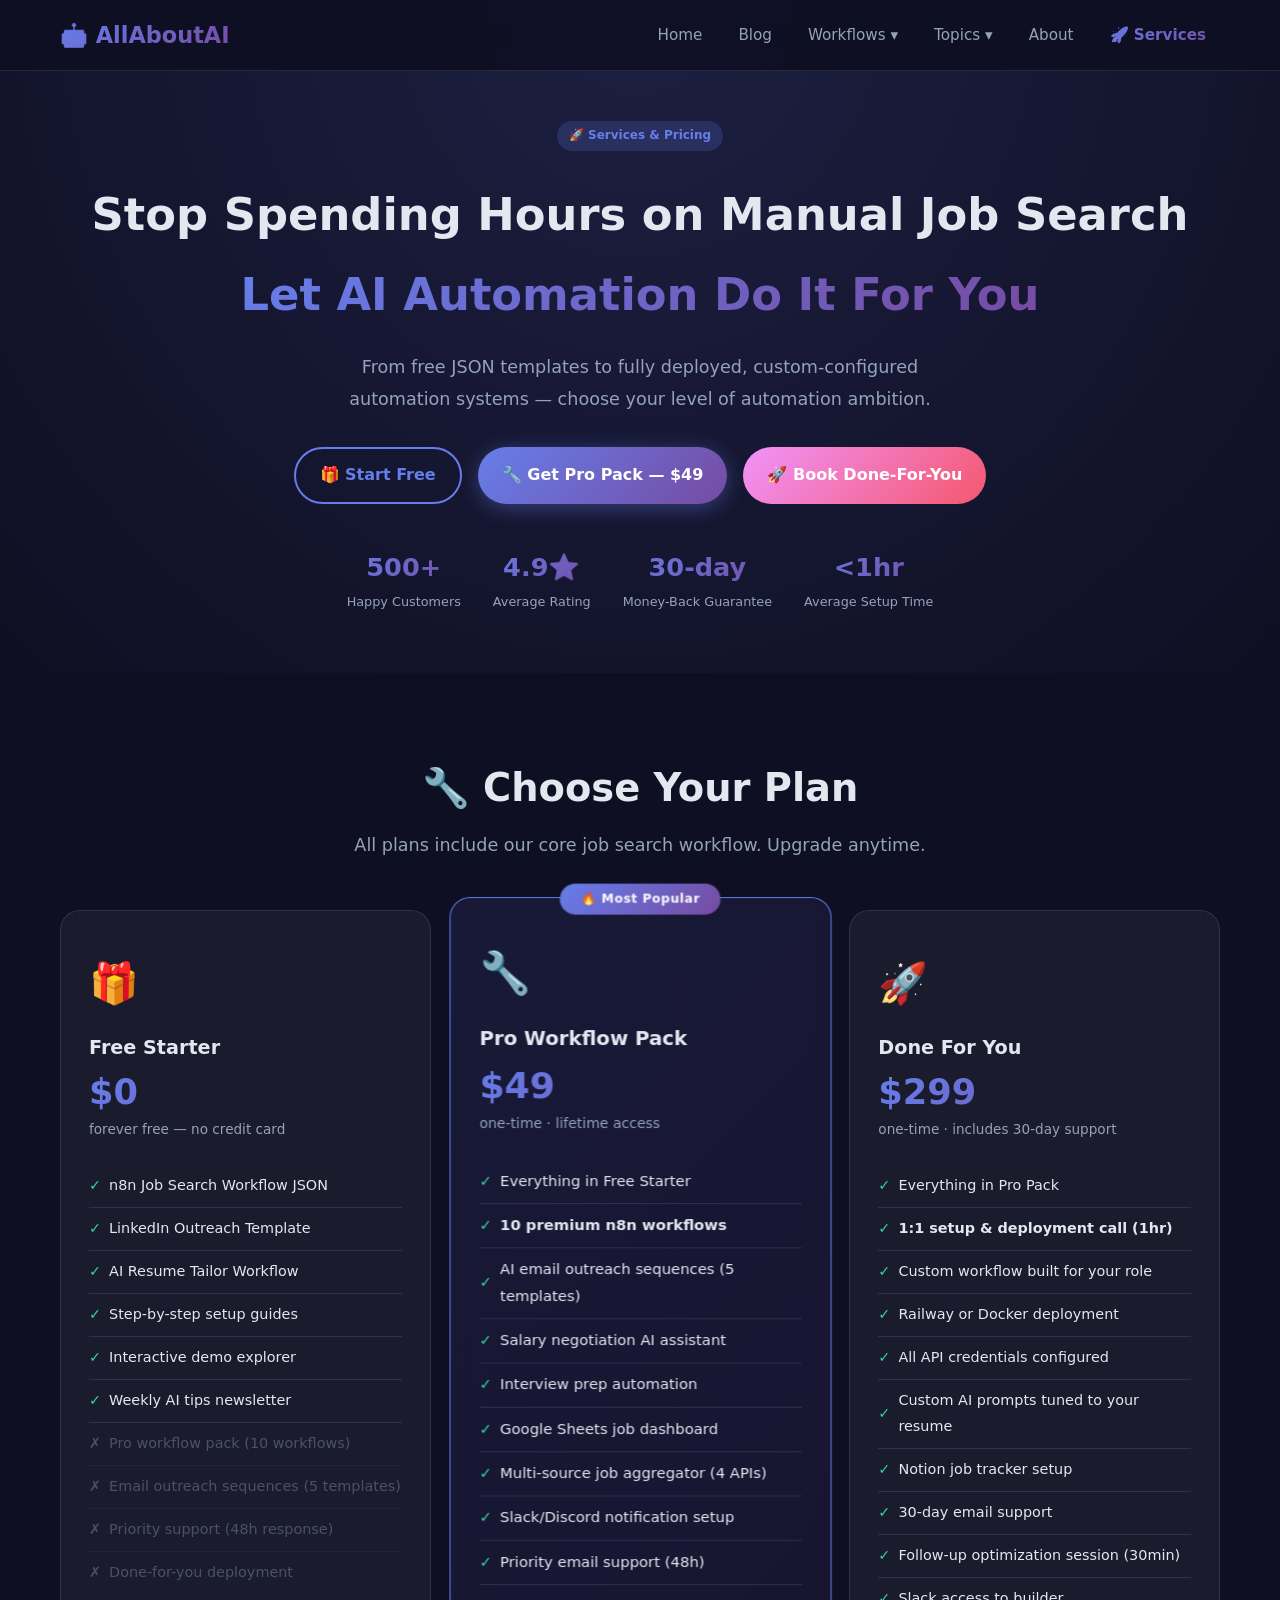
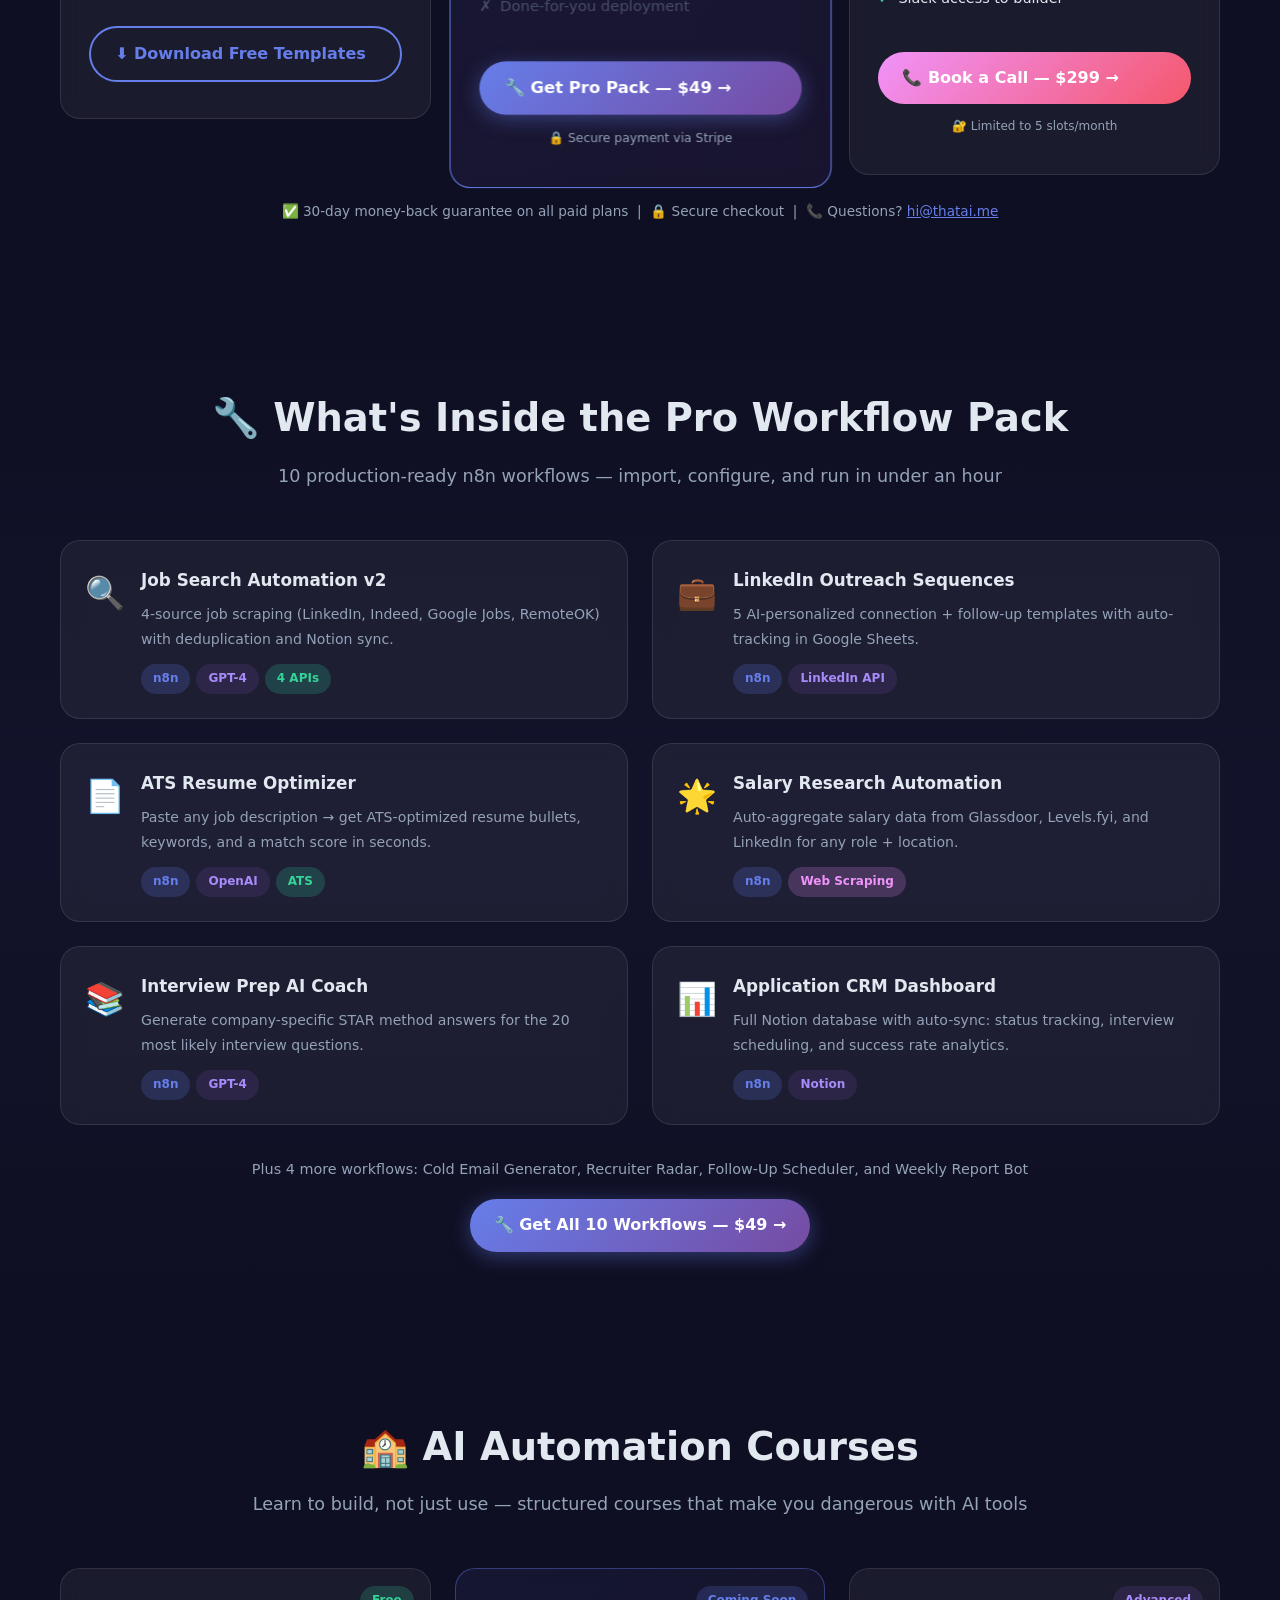
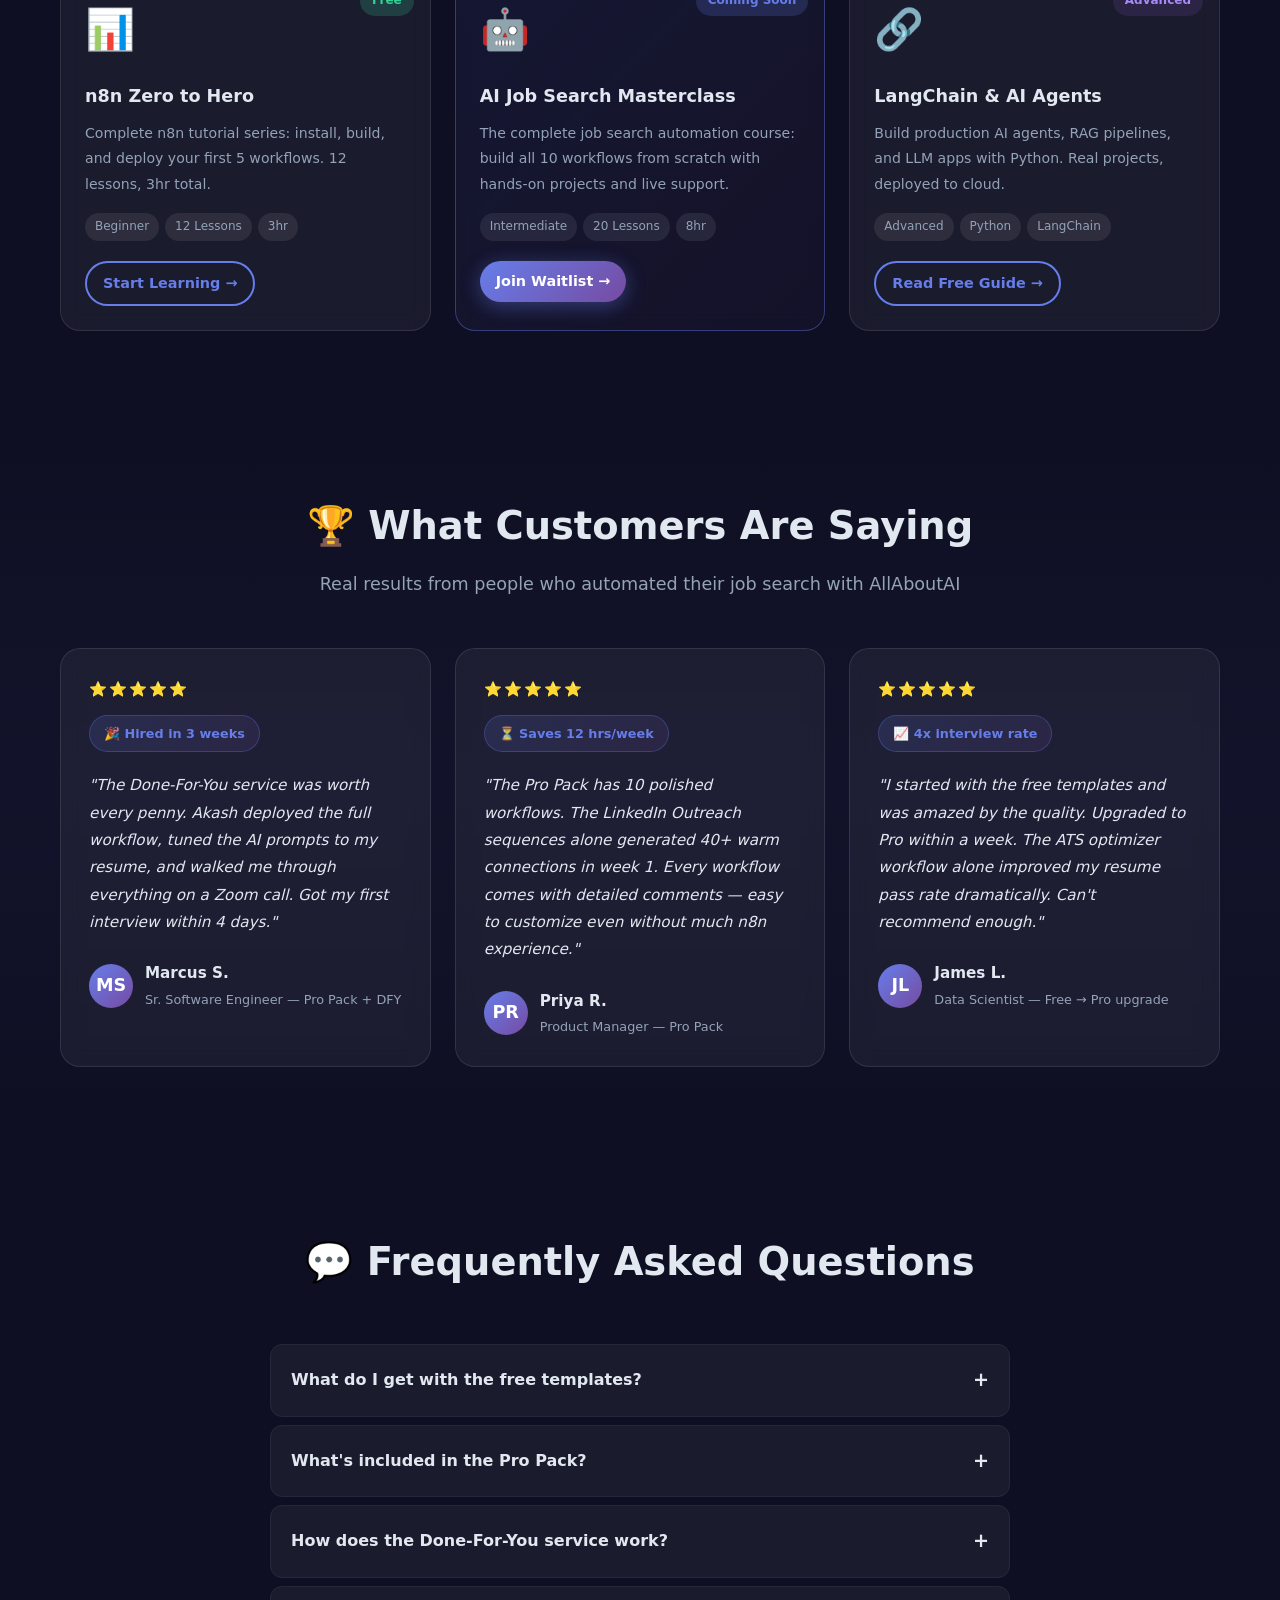
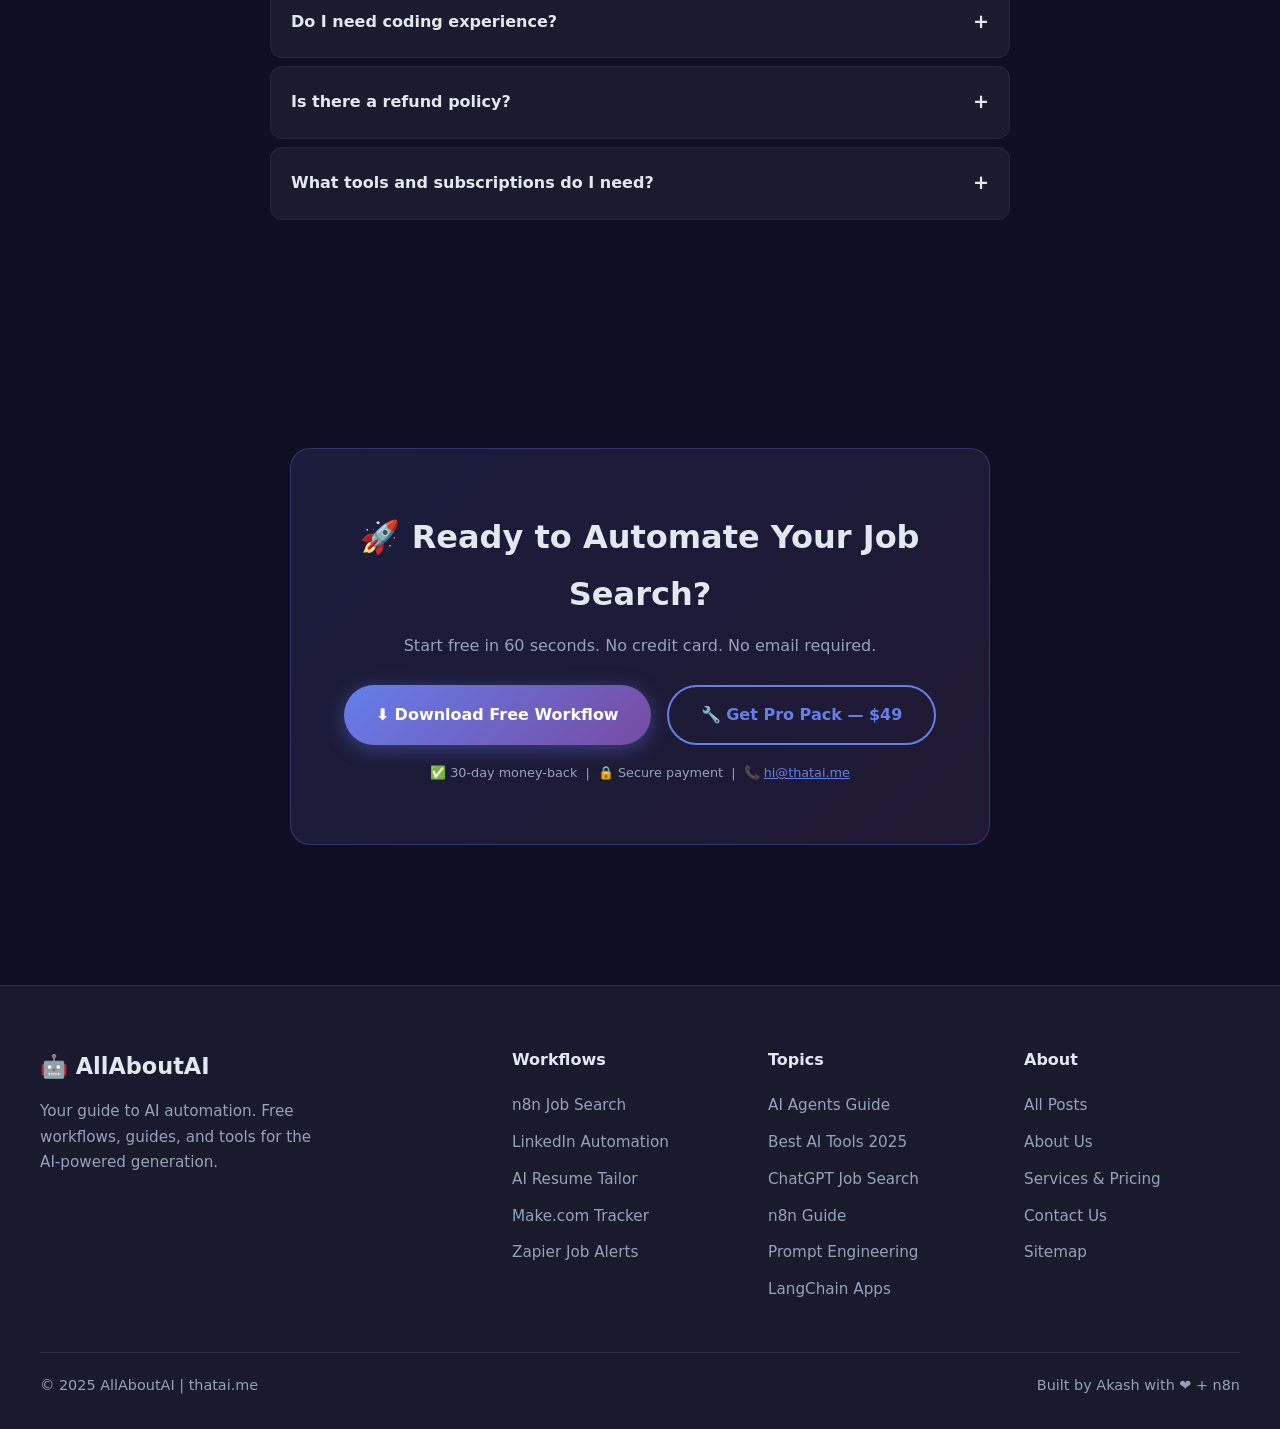
<file: services.html>
<!DOCTYPE html>
<html lang="en">
<head>
  <meta charset="UTF-8">
  <meta name="viewport" content="width=device-width, initial-scale=1.0">
  <meta name="robots" content="index, follow">
  <title>Services &amp; Pricing — AI Automation Workflows, Courses &amp; Done-For-You | AllAboutAI</title>
  <meta name="description" content="Get premium n8n workflow packs, AI automation courses, and done-for-you deployment services. From free templates to fully managed automation — we handle the setup.">
  <meta name="keywords" content="n8n workflow pack, AI automation service, done for you automation, n8n course, AI workflow templates, job search automation service">
  <link rel="canonical" href="https://thatai.me/services.html">
  <meta property="og:title" content="Services &amp; Pricing — AI Automation | AllAboutAI">
  <meta property="og:description" content="Premium n8n workflow packs, courses, and done-for-you automation deployments.">
  <meta property="og:url" content="https://thatai.me/services.html">
  <meta property="og:image" content="https://thatai.me/n8n.png">
  <meta property="og:type" content="website">
  <meta property="og:site_name" content="AllAboutAI">
  <meta name="twitter:card" content="summary_large_image">
  <meta name="twitter:title" content="Services &amp; Pricing — AI Automation | AllAboutAI">
  <meta name="twitter:description" content="Premium workflow packs, courses, and done-for-you AI automation services.">
  <meta name="twitter:image" content="https://thatai.me/n8n.png">
  <link rel="stylesheet" href="/css/styles.css">
  <script type="application/ld+json">
  {
    "@context": "https://schema.org",
    "@type": "WebPage",
    "name": "Services &amp; Pricing — AllAboutAI",
    "url": "https://thatai.me/services.html",
    "description": "Premium n8n workflow packs, AI automation courses, and done-for-you deployment services.",
    "publisher": {
      "@type": "Organization",
      "name": "AllAboutAI",
      "url": "https://thatai.me"
    }
  }
  </script>
</head>
<body>
  <div class="progress-bar" id="progressBar"></div>

  <nav class="nav-wrapper">
    <div class="nav-inner">
      <a href="/" class="nav-logo">&#129302; AllAboutAI</a>
      <ul class="nav-links">
        <li><a href="/">Home</a></li>
        <li><a href="/blog.html">Blog</a></li>
        <li class="dropdown">
          <a href="#">Workflows &#9662;</a>
          <div class="dropdown-menu">
            <a href="/workflows/n8n-job-search-automation.html">&#128269; n8n Job Search</a>
            <a href="/workflows/linkedin-automation.html">&#128188; LinkedIn Automation</a>
            <a href="/workflows/ai-resume-tailor.html">&#128196; AI Resume Tailor</a>
            <a href="/workflows/make-job-tracker.html">&#128202; Make.com Tracker</a>
            <a href="/workflows/zapier-job-alerts.html">&#128276; Zapier Job Alerts</a>
          </div>
        </li>
        <li class="dropdown">
          <a href="#">Topics &#9662;</a>
          <div class="dropdown-menu">
            <a href="/topics/ai-agents-guide.html">&#129302; AI Agents Guide</a>
            <a href="/topics/best-ai-tools-2025.html">&#128295; Best AI Tools 2025</a>
            <a href="/topics/chatgpt-job-search.html">&#128172; ChatGPT Tips</a>
            <a href="/topics/n8n-beginners-guide.html">&#128202; n8n Guide</a>
            <a href="/topics/prompt-engineering.html">&#127919; Prompt Engineering</a>
            <a href="/topics/langchain-llm-apps.html">&#128279; LangChain</a>
          </div>
        </li>
        <li><a href="/blog.html#about">About</a></li>
        <li><a href="/services.html" class="active" style="background:var(--gradient);-webkit-background-clip:text;-webkit-text-fill-color:transparent;background-clip:text;font-weight:700;">&#128640; Services</a></li>
      </ul>
      <button class="hamburger" id="hamburger" aria-label="Menu">
        <span></span><span></span><span></span>
      </button>
    </div>
  </nav>

  <div class="mobile-menu" id="mobileMenu">
    <a href="/">Home</a>
    <a href="/blog.html">Blog</a>
    <a href="/workflows/n8n-job-search-automation.html">&#128269; n8n Job Search</a>
    <a href="/workflows/linkedin-automation.html">&#128188; LinkedIn Automation</a>
    <a href="/workflows/ai-resume-tailor.html">&#128196; AI Resume Tailor</a>
    <a href="/workflows/make-job-tracker.html">&#128202; Make.com Tracker</a>
    <a href="/workflows/zapier-job-alerts.html">&#128276; Zapier Job Alerts</a>
    <a href="/topics/ai-agents-guide.html">&#129302; AI Agents Guide</a>
    <a href="/topics/best-ai-tools-2025.html">&#128295; Best AI Tools 2025</a>
    <a href="/topics/chatgpt-job-search.html">&#128172; ChatGPT Tips</a>
    <a href="/topics/n8n-beginners-guide.html">&#128202; n8n Guide</a>
    <a href="/topics/prompt-engineering.html">&#127919; Prompt Engineering</a>
    <a href="/topics/langchain-llm-apps.html">&#128279; LangChain</a>
    <a href="/services.html" style="font-weight:700;color:var(--primary);">&#128640; Services &amp; Premium</a>
  </div>

  <main>
    <!-- PAGE HERO -->
    <section class="page-hero" style="padding-top:120px;padding-bottom:60px;">
      <div class="container" style="text-align:center;">
        <div class="badge badge-primary" style="display:inline-block;margin-bottom:1.5rem;">&#128640; Services &amp; Pricing</div>
        <h1 style="font-size:2.8rem;font-weight:900;margin-bottom:1rem;">Stop Spending Hours on Manual Job Search<br><span class="gradient-text">Let AI Automation Do It For You</span></h1>
        <p style="max-width:640px;margin:0 auto 2rem;color:var(--muted);font-size:1.1rem;">From free JSON templates to fully deployed, custom-configured automation systems — choose your level of automation ambition.</p>
        <div style="display:flex;gap:16px;justify-content:center;flex-wrap:wrap;">
          <a href="#free" class="btn btn-secondary">&#127873; Start Free</a>
          <a href="#pro" class="btn btn-primary">&#128295; Get Pro Pack — $49</a>
          <a href="#dfy" class="btn" style="background:linear-gradient(135deg,#f093fb,#f5576c);color:white;border:none;">&#128640; Book Done-For-You</a>
        </div>
        <div style="display:flex;gap:32px;justify-content:center;margin-top:2.5rem;flex-wrap:wrap;">
          <div style="text-align:center;">
            <div style="font-size:1.6rem;font-weight:800;" class="gradient-text">500+</div>
            <div style="font-size:0.8rem;color:var(--muted);">Happy Customers</div>
          </div>
          <div style="text-align:center;">
            <div style="font-size:1.6rem;font-weight:800;" class="gradient-text">4.9&#11088;</div>
            <div style="font-size:0.8rem;color:var(--muted);">Average Rating</div>
          </div>
          <div style="text-align:center;">
            <div style="font-size:1.6rem;font-weight:800;" class="gradient-text">30-day</div>
            <div style="font-size:0.8rem;color:var(--muted);">Money-Back Guarantee</div>
          </div>
          <div style="text-align:center;">
            <div style="font-size:1.6rem;font-weight:800;" class="gradient-text">&#60;1hr</div>
            <div style="font-size:0.8rem;color:var(--muted);">Average Setup Time</div>
          </div>
        </div>
      </div>
    </section>

    <!-- PRICING TIERS -->
    <section class="section" id="pricing">
      <div class="container">
        <div class="section-header" data-animate>
          <h2>&#128295; Choose Your Plan</h2>
          <p>All plans include our core job search workflow. Upgrade anytime.</p>
        </div>
        <div class="pricing-grid" data-animate>

          <!-- FREE -->
          <div class="pricing-card" id="free">
            <div class="pricing-icon">&#127873;</div>
            <div class="pricing-name">Free Starter</div>
            <div class="pricing-price">$0</div>
            <div class="pricing-period">forever free — no credit card</div>
            <ul class="pricing-features">
              <li class="included">n8n Job Search Workflow JSON</li>
              <li class="included">LinkedIn Outreach Template</li>
              <li class="included">AI Resume Tailor Workflow</li>
              <li class="included">Step-by-step setup guides</li>
              <li class="included">Interactive demo explorer</li>
              <li class="included">Weekly AI tips newsletter</li>
              <li class="excluded">Pro workflow pack (10 workflows)</li>
              <li class="excluded">Email outreach sequences (5 templates)</li>
              <li class="excluded">Priority support (48h response)</li>
              <li class="excluded">Done-for-you deployment</li>
            </ul>
            <a href="/workflows/n8n-job-search-automation.html#download" class="btn btn-secondary" style="width:100%;text-align:center;">&#11015;&#65039; Download Free Templates</a>
          </div>

          <!-- PRO -->
          <div class="pricing-card featured" id="pro">
            <div class="pricing-badge">&#128293; Most Popular</div>
            <div class="pricing-icon">&#128295;</div>
            <div class="pricing-name">Pro Workflow Pack</div>
            <div class="pricing-price">$49</div>
            <div class="pricing-period">one-time · lifetime access</div>
            <ul class="pricing-features">
              <li class="included">Everything in Free Starter</li>
              <li class="included"><strong>10 premium n8n workflows</strong></li>
              <li class="included">AI email outreach sequences (5 templates)</li>
              <li class="included">Salary negotiation AI assistant</li>
              <li class="included">Interview prep automation</li>
              <li class="included">Google Sheets job dashboard</li>
              <li class="included">Multi-source job aggregator (4 APIs)</li>
              <li class="included">Slack/Discord notification setup</li>
              <li class="included">Priority email support (48h)</li>
              <li class="excluded">Done-for-you deployment</li>
            </ul>
            <a href="mailto:hi@thatai.me?subject=Pro%20Pack%20Purchase" class="btn btn-primary" style="width:100%;text-align:center;">&#128295; Get Pro Pack — $49 &#8594;</a>
            <p style="text-align:center;font-size:0.75rem;color:var(--muted);margin-top:0.75rem;">&#128274; Secure payment via Stripe</p>
          </div>

          <!-- DONE FOR YOU -->
          <div class="pricing-card" id="dfy">
            <div class="pricing-icon">&#128640;</div>
            <div class="pricing-name">Done For You</div>
            <div class="pricing-price">$299</div>
            <div class="pricing-period">one-time · includes 30-day support</div>
            <ul class="pricing-features">
              <li class="included">Everything in Pro Pack</li>
              <li class="included"><strong>1:1 setup &amp; deployment call (1hr)</strong></li>
              <li class="included">Custom workflow built for your role</li>
              <li class="included">Railway or Docker deployment</li>
              <li class="included">All API credentials configured</li>
              <li class="included">Custom AI prompts tuned to your resume</li>
              <li class="included">Notion job tracker setup</li>
              <li class="included">30-day email support</li>
              <li class="included">Follow-up optimization session (30min)</li>
              <li class="included">Slack access to builder</li>
            </ul>
            <a href="mailto:hi@thatai.me?subject=Done-For-You%20Service" class="btn" style="width:100%;text-align:center;background:linear-gradient(135deg,#f093fb,#f5576c);color:white;border:none;">&#128222; Book a Call — $299 &#8594;</a>
            <p style="text-align:center;font-size:0.75rem;color:var(--muted);margin-top:0.75rem;">&#128272; Limited to 5 slots/month</p>
          </div>

        </div>
        <p style="text-align:center;color:var(--muted);font-size:0.85rem;margin-top:1.5rem;">&#9989; 30-day money-back guarantee on all paid plans &nbsp;|&nbsp; &#128274; Secure checkout &nbsp;|&nbsp; &#128222; Questions? <a href="mailto:hi@thatai.me" style="color:var(--primary);">hi@thatai.me</a></p>
      </div>
    </section>

    <!-- WHAT'S IN THE PRO PACK -->
    <section class="section" style="background:linear-gradient(180deg,transparent,rgba(102,126,234,0.04),transparent);">
      <div class="container">
        <div class="section-header" data-animate>
          <h2>&#128295; What's Inside the Pro Workflow Pack</h2>
          <p>10 production-ready n8n workflows — import, configure, and run in under an hour</p>
        </div>
        <div class="card-grid card-grid-2" data-animate>
          <div class="card">
            <div style="display:flex;align-items:flex-start;gap:16px;">
              <div style="font-size:2rem;flex-shrink:0;">&#128269;</div>
              <div>
                <h3 style="margin:0 0 0.4rem;font-size:1.05rem;">Job Search Automation v2</h3>
                <p style="color:var(--muted);margin:0;font-size:0.88rem;">4-source job scraping (LinkedIn, Indeed, Google Jobs, RemoteOK) with deduplication and Notion sync.</p>
                <div style="margin-top:0.75rem;display:flex;gap:6px;flex-wrap:wrap;">
                  <span class="badge badge-primary">n8n</span><span class="badge badge-purple">GPT-4</span><span class="badge badge-green">4 APIs</span>
                </div>
              </div>
            </div>
          </div>
          <div class="card">
            <div style="display:flex;align-items:flex-start;gap:16px;">
              <div style="font-size:2rem;flex-shrink:0;">&#128188;</div>
              <div>
                <h3 style="margin:0 0 0.4rem;font-size:1.05rem;">LinkedIn Outreach Sequences</h3>
                <p style="color:var(--muted);margin:0;font-size:0.88rem;">5 AI-personalized connection + follow-up templates with auto-tracking in Google Sheets.</p>
                <div style="margin-top:0.75rem;display:flex;gap:6px;flex-wrap:wrap;">
                  <span class="badge badge-primary">n8n</span><span class="badge badge-purple">LinkedIn API</span>
                </div>
              </div>
            </div>
          </div>
          <div class="card">
            <div style="display:flex;align-items:flex-start;gap:16px;">
              <div style="font-size:2rem;flex-shrink:0;">&#128196;</div>
              <div>
                <h3 style="margin:0 0 0.4rem;font-size:1.05rem;">ATS Resume Optimizer</h3>
                <p style="color:var(--muted);margin:0;font-size:0.88rem;">Paste any job description → get ATS-optimized resume bullets, keywords, and a match score in seconds.</p>
                <div style="margin-top:0.75rem;display:flex;gap:6px;flex-wrap:wrap;">
                  <span class="badge badge-primary">n8n</span><span class="badge badge-purple">OpenAI</span><span class="badge badge-green">ATS</span>
                </div>
              </div>
            </div>
          </div>
          <div class="card">
            <div style="display:flex;align-items:flex-start;gap:16px;">
              <div style="font-size:2rem;flex-shrink:0;">&#127775;</div>
              <div>
                <h3 style="margin:0 0 0.4rem;font-size:1.05rem;">Salary Research Automation</h3>
                <p style="color:var(--muted);margin:0;font-size:0.88em;">Auto-aggregate salary data from Glassdoor, Levels.fyi, and LinkedIn for any role + location.</p>
                <div style="margin-top:0.75rem;display:flex;gap:6px;flex-wrap:wrap;">
                  <span class="badge badge-primary">n8n</span><span class="badge badge-pink">Web Scraping</span>
                </div>
              </div>
            </div>
          </div>
          <div class="card">
            <div style="display:flex;align-items:flex-start;gap:16px;">
              <div style="font-size:2rem;flex-shrink:0;">&#128218;</div>
              <div>
                <h3 style="margin:0 0 0.4rem;font-size:1.05rem;">Interview Prep AI Coach</h3>
                <p style="color:var(--muted);margin:0;font-size:0.88rem;">Generate company-specific STAR method answers for the 20 most likely interview questions.</p>
                <div style="margin-top:0.75rem;display:flex;gap:6px;flex-wrap:wrap;">
                  <span class="badge badge-primary">n8n</span><span class="badge badge-purple">GPT-4</span>
                </div>
              </div>
            </div>
          </div>
          <div class="card">
            <div style="display:flex;align-items:flex-start;gap:16px;">
              <div style="font-size:2rem;flex-shrink:0;">&#128202;</div>
              <div>
                <h3 style="margin:0 0 0.4rem;font-size:1.05rem;">Application CRM Dashboard</h3>
                <p style="color:var(--muted);margin:0;font-size:0.88rem;">Full Notion database with auto-sync: status tracking, interview scheduling, and success rate analytics.</p>
                <div style="margin-top:0.75rem;display:flex;gap:6px;flex-wrap:wrap;">
                  <span class="badge badge-primary">n8n</span><span class="badge badge-purple">Notion</span>
                </div>
              </div>
            </div>
          </div>
        </div>
        <div style="text-align:center;margin-top:2rem;">
          <p style="color:var(--muted);font-size:0.9rem;margin-bottom:1rem;">Plus 4 more workflows: Cold Email Generator, Recruiter Radar, Follow-Up Scheduler, and Weekly Report Bot</p>
          <a href="mailto:hi@thatai.me?subject=Pro%20Pack%20Purchase" class="btn btn-primary">&#128295; Get All 10 Workflows — $49 &#8594;</a>
        </div>
      </div>
    </section>

    <!-- COURSES SECTION -->
    <section class="section" id="courses">
      <div class="container">
        <div class="section-header" data-animate>
          <h2>&#127979; AI Automation Courses</h2>
          <p>Learn to build, not just use — structured courses that make you dangerous with AI tools</p>
        </div>
        <div class="card-grid card-grid-3" data-animate>
          <div class="card" style="position:relative;">
            <div style="position:absolute;top:16px;right:16px;">
              <span class="badge badge-green">Free</span>
            </div>
            <div style="font-size:2.5rem;margin-bottom:1rem;">&#128202;</div>
            <h3 style="margin:0 0 0.5rem;font-size:1.1rem;">n8n Zero to Hero</h3>
            <p style="color:var(--muted);font-size:0.88rem;margin-bottom:1rem;">Complete n8n tutorial series: install, build, and deploy your first 5 workflows. 12 lessons, 3hr total.</p>
            <div style="display:flex;gap:6px;flex-wrap:wrap;margin-bottom:1.25rem;">
              <span class="tag">Beginner</span><span class="tag">12 Lessons</span><span class="tag">3hr</span>
            </div>
            <a href="/topics/n8n-beginners-guide.html" class="btn btn-secondary btn-sm">Start Learning &#8594;</a>
          </div>
          <div class="card" style="position:relative;border-color:rgba(102,126,234,0.4);background:linear-gradient(135deg,rgba(102,126,234,0.08),rgba(118,75,162,0.05));">
            <div style="position:absolute;top:16px;right:16px;">
              <span class="badge badge-primary">Coming Soon</span>
            </div>
            <div style="font-size:2.5rem;margin-bottom:1rem;">&#129302;</div>
            <h3 style="margin:0 0 0.5rem;font-size:1.1rem;">AI Job Search Masterclass</h3>
            <p style="color:var(--muted);font-size:0.88rem;margin-bottom:1rem;">The complete job search automation course: build all 10 workflows from scratch with hands-on projects and live support.</p>
            <div style="display:flex;gap:6px;flex-wrap:wrap;margin-bottom:1.25rem;">
              <span class="tag">Intermediate</span><span class="tag">20 Lessons</span><span class="tag">8hr</span>
            </div>
            <a href="mailto:hi@thatai.me?subject=Masterclass%20Waitlist" class="btn btn-primary btn-sm">Join Waitlist &#8594;</a>
          </div>
          <div class="card" style="position:relative;">
            <div style="position:absolute;top:16px;right:16px;">
              <span class="badge badge-purple">Advanced</span>
            </div>
            <div style="font-size:2.5rem;margin-bottom:1rem;">&#128279;</div>
            <h3 style="margin:0 0 0.5rem;font-size:1.1rem;">LangChain &amp; AI Agents</h3>
            <p style="color:var(--muted);font-size:0.88rem;margin-bottom:1rem;">Build production AI agents, RAG pipelines, and LLM apps with Python. Real projects, deployed to cloud.</p>
            <div style="display:flex;gap:6px;flex-wrap:wrap;margin-bottom:1.25rem;">
              <span class="tag">Advanced</span><span class="tag">Python</span><span class="tag">LangChain</span>
            </div>
            <a href="/topics/langchain-llm-apps.html" class="btn btn-secondary btn-sm">Read Free Guide &#8594;</a>
          </div>
        </div>
      </div>
    </section>

    <!-- TESTIMONIALS -->
    <section class="section" style="background:linear-gradient(180deg,transparent,rgba(102,126,234,0.04),transparent);">
      <div class="container">
        <div class="section-header" data-animate>
          <h2>&#127942; What Customers Are Saying</h2>
          <p>Real results from people who automated their job search with AllAboutAI</p>
        </div>
        <div class="testimonial-grid" data-animate>
          <div class="testimonial-card">
            <div class="star-rating">&#11088;&#11088;&#11088;&#11088;&#11088;</div>
            <div class="testimonial-result">&#127881; Hired in 3 weeks</div>
            <p class="testimonial-text">"The Done-For-You service was worth every penny. Akash deployed the full workflow, tuned the AI prompts to my resume, and walked me through everything on a Zoom call. Got my first interview within 4 days."</p>
            <div class="testimonial-author">
              <div class="testimonial-avatar">MS</div>
              <div>
                <div class="testimonial-name">Marcus S.</div>
                <div class="testimonial-role">Sr. Software Engineer — Pro Pack + DFY</div>
              </div>
            </div>
          </div>
          <div class="testimonial-card">
            <div class="star-rating">&#11088;&#11088;&#11088;&#11088;&#11088;</div>
            <div class="testimonial-result">&#9203; Saves 12 hrs/week</div>
            <p class="testimonial-text">"The Pro Pack has 10 polished workflows. The LinkedIn Outreach sequences alone generated 40+ warm connections in week 1. Every workflow comes with detailed comments — easy to customize even without much n8n experience."</p>
            <div class="testimonial-author">
              <div class="testimonial-avatar">PR</div>
              <div>
                <div class="testimonial-name">Priya R.</div>
                <div class="testimonial-role">Product Manager — Pro Pack</div>
              </div>
            </div>
          </div>
          <div class="testimonial-card">
            <div class="star-rating">&#11088;&#11088;&#11088;&#11088;&#11088;</div>
            <div class="testimonial-result">&#128200; 4x interview rate</div>
            <p class="testimonial-text">"I started with the free templates and was amazed by the quality. Upgraded to Pro within a week. The ATS optimizer workflow alone improved my resume pass rate dramatically. Can't recommend enough."</p>
            <div class="testimonial-author">
              <div class="testimonial-avatar">JL</div>
              <div>
                <div class="testimonial-name">James L.</div>
                <div class="testimonial-role">Data Scientist — Free → Pro upgrade</div>
              </div>
            </div>
          </div>
        </div>
      </div>
    </section>

    <!-- FAQ -->
    <section class="section">
      <div class="container" style="max-width:780px;">
        <div class="section-header" data-animate>
          <h2>&#128172; Frequently Asked Questions</h2>
        </div>
        <div data-animate>
          <div class="faq-item">
            <div class="faq-question">What do I get with the free templates? <span class="faq-icon">+</span></div>
            <div class="faq-answer">You get 3 fully functional n8n workflow JSON files: the Job Search Automation, LinkedIn Outreach Template, and AI Resume Tailor. All come with step-by-step setup guides on this site. No email required — just click Download.</div>
          </div>
          <div class="faq-item">
            <div class="faq-question">What's included in the Pro Pack? <span class="faq-icon">+</span></div>
            <div class="faq-answer">10 production-ready n8n workflow JSON files with detailed setup docs: Job Search v2 (4 API sources), LinkedIn Outreach Sequences, ATS Resume Optimizer, Salary Research Bot, Interview Prep Coach, Application CRM Dashboard, Cold Email Generator, Recruiter Radar, Follow-Up Scheduler, and Weekly Report Bot.</div>
          </div>
          <div class="faq-item">
            <div class="faq-question">How does the Done-For-You service work? <span class="faq-icon">+</span></div>
            <div class="faq-answer">After purchase, you'll receive a calendar link to book a 1-hour Zoom call. We'll set up your n8n instance (Railway or Docker), configure all credentials, import and test all workflows, tune the AI prompts to match your resume, and make sure everything is running live before the call ends. You'll also get 30-day email support and a follow-up 30-min session.</div>
          </div>
          <div class="faq-item">
            <div class="faq-question">Do I need coding experience? <span class="faq-icon">+</span></div>
            <div class="faq-answer">Not for the free templates or Pro Pack — n8n is visual and the workflows come pre-built. You'll need to fill in your API credentials (step-by-step guides provided) but no coding is required. The Done-For-You service handles everything for non-technical users.</div>
          </div>
          <div class="faq-item">
            <div class="faq-question">Is there a refund policy? <span class="faq-icon">+</span></div>
            <div class="faq-answer">Yes — 30-day money-back guarantee on the Pro Pack and Done-For-You service, no questions asked. If you're not satisfied, email hi@thatai.me within 30 days and we'll refund you in full.</div>
          </div>
          <div class="faq-item">
            <div class="faq-question">What tools and subscriptions do I need? <span class="faq-icon">+</span></div>
            <div class="faq-answer">For the free tier: n8n (free cloud or self-hosted), OpenAI API (~$5/month for daily use), RapidAPI free tier, and a Google account. Monthly running cost is roughly $5-10. The Pro Pack and DFY service include the same cost structure — you pay for the APIs you use, we just automate them.</div>
          </div>
        </div>
      </div>
    </section>

    <!-- FINAL CTA -->
    <section class="section">
      <div class="container">
        <div class="newsletter-section" data-animate style="background:linear-gradient(135deg,rgba(102,126,234,0.12),rgba(240,147,251,0.08));border:1px solid rgba(102,126,234,0.3);">
          <h2 style="font-size:2rem;margin-bottom:0.5rem;">&#128640; Ready to Automate Your Job Search?</h2>
          <p style="color:var(--muted);">Start free in 60 seconds. No credit card. No email required.</p>
          <div style="display:flex;gap:16px;justify-content:center;flex-wrap:wrap;margin-top:1.5rem;">
            <a href="/workflows/n8n-job-search-automation.html#download" class="btn btn-primary" style="font-size:1rem;padding:14px 32px;">&#11015;&#65039; Download Free Workflow</a>
            <a href="mailto:hi@thatai.me?subject=Pro%20Pack%20Purchase" class="btn btn-secondary" style="font-size:1rem;padding:14px 32px;">&#128295; Get Pro Pack — $49</a>
          </div>
          <p style="font-size:0.8rem;color:var(--muted);margin-top:1rem;">&#9989; 30-day money-back &nbsp;|&nbsp; &#128274; Secure payment &nbsp;|&nbsp; &#128222; <a href="mailto:hi@thatai.me" style="color:var(--primary);">hi@thatai.me</a></p>
        </div>
      </div>
    </section>
  </main>

  <footer class="footer">
    <div class="footer-grid">
      <div>
        <div style="font-size:1.4rem;font-weight:800;margin-bottom:0.75rem;">&#129302; AllAboutAI</div>
        <p style="color:var(--muted);font-size:0.95rem;line-height:1.7;max-width:280px;">Your guide to AI automation. Free workflows, guides, and tools for the AI-powered generation.</p>
      </div>
      <div><h4>Workflows</h4><ul>
        <li><a href="/workflows/n8n-job-search-automation.html">n8n Job Search</a></li>
        <li><a href="/workflows/linkedin-automation.html">LinkedIn Automation</a></li>
        <li><a href="/workflows/ai-resume-tailor.html">AI Resume Tailor</a></li>
        <li><a href="/workflows/make-job-tracker.html">Make.com Tracker</a></li>
        <li><a href="/workflows/zapier-job-alerts.html">Zapier Job Alerts</a></li>
      </ul></div>
      <div><h4>Topics</h4><ul>
        <li><a href="/topics/ai-agents-guide.html">AI Agents Guide</a></li>
        <li><a href="/topics/best-ai-tools-2025.html">Best AI Tools 2025</a></li>
        <li><a href="/topics/chatgpt-job-search.html">ChatGPT Job Search</a></li>
        <li><a href="/topics/n8n-beginners-guide.html">n8n Guide</a></li>
        <li><a href="/topics/prompt-engineering.html">Prompt Engineering</a></li>
        <li><a href="/topics/langchain-llm-apps.html">LangChain Apps</a></li>
      </ul></div>
      <div><h4>About</h4><ul>
        <li><a href="/blog.html">All Posts</a></li>
        <li><a href="/blog.html#about">About Us</a></li>
        <li><a href="/services.html">Services &amp; Pricing</a></li>
        <li><a href="mailto:hi@thatai.me">Contact Us</a></li>
        <li><a href="/sitemap.xml">Sitemap</a></li>
      </ul></div>
    </div>
    <div class="footer-bottom">
      <span>&copy; 2025 AllAboutAI | thatai.me</span>
      <span>Built by Akash with &#10084;&#65039; + n8n</span>
    </div>
  </footer>

  <script>
    window.addEventListener('scroll', () => {
      const bar = document.getElementById('progressBar');
      if(bar) bar.style.width = (window.scrollY / (document.body.scrollHeight - window.innerHeight) * 100) + '%';
    });
    const hamburger = document.getElementById('hamburger');
    const mobileMenu = document.getElementById('mobileMenu');
    if(hamburger) hamburger.addEventListener('click', () => mobileMenu.classList.toggle('open'));
    document.addEventListener('click', (e) => {
      if(hamburger && mobileMenu && !hamburger.contains(e.target) && !mobileMenu.contains(e.target)) {
        mobileMenu.classList.remove('open');
      }
    });
    document.querySelectorAll('.faq-question').forEach(q => {
      q.addEventListener('click', () => {
        q.nextElementSibling.classList.toggle('open');
        const icon = q.querySelector('.faq-icon');
        if(icon) icon.classList.toggle('open');
      });
    });
    const observer = new IntersectionObserver(entries => {
      entries.forEach(e => { if(e.isIntersecting) e.target.classList.add('visible'); });
    }, {threshold: 0.1});
    document.querySelectorAll('[data-animate]').forEach(el => observer.observe(el));
  </script>
</body>
</html>
</file>
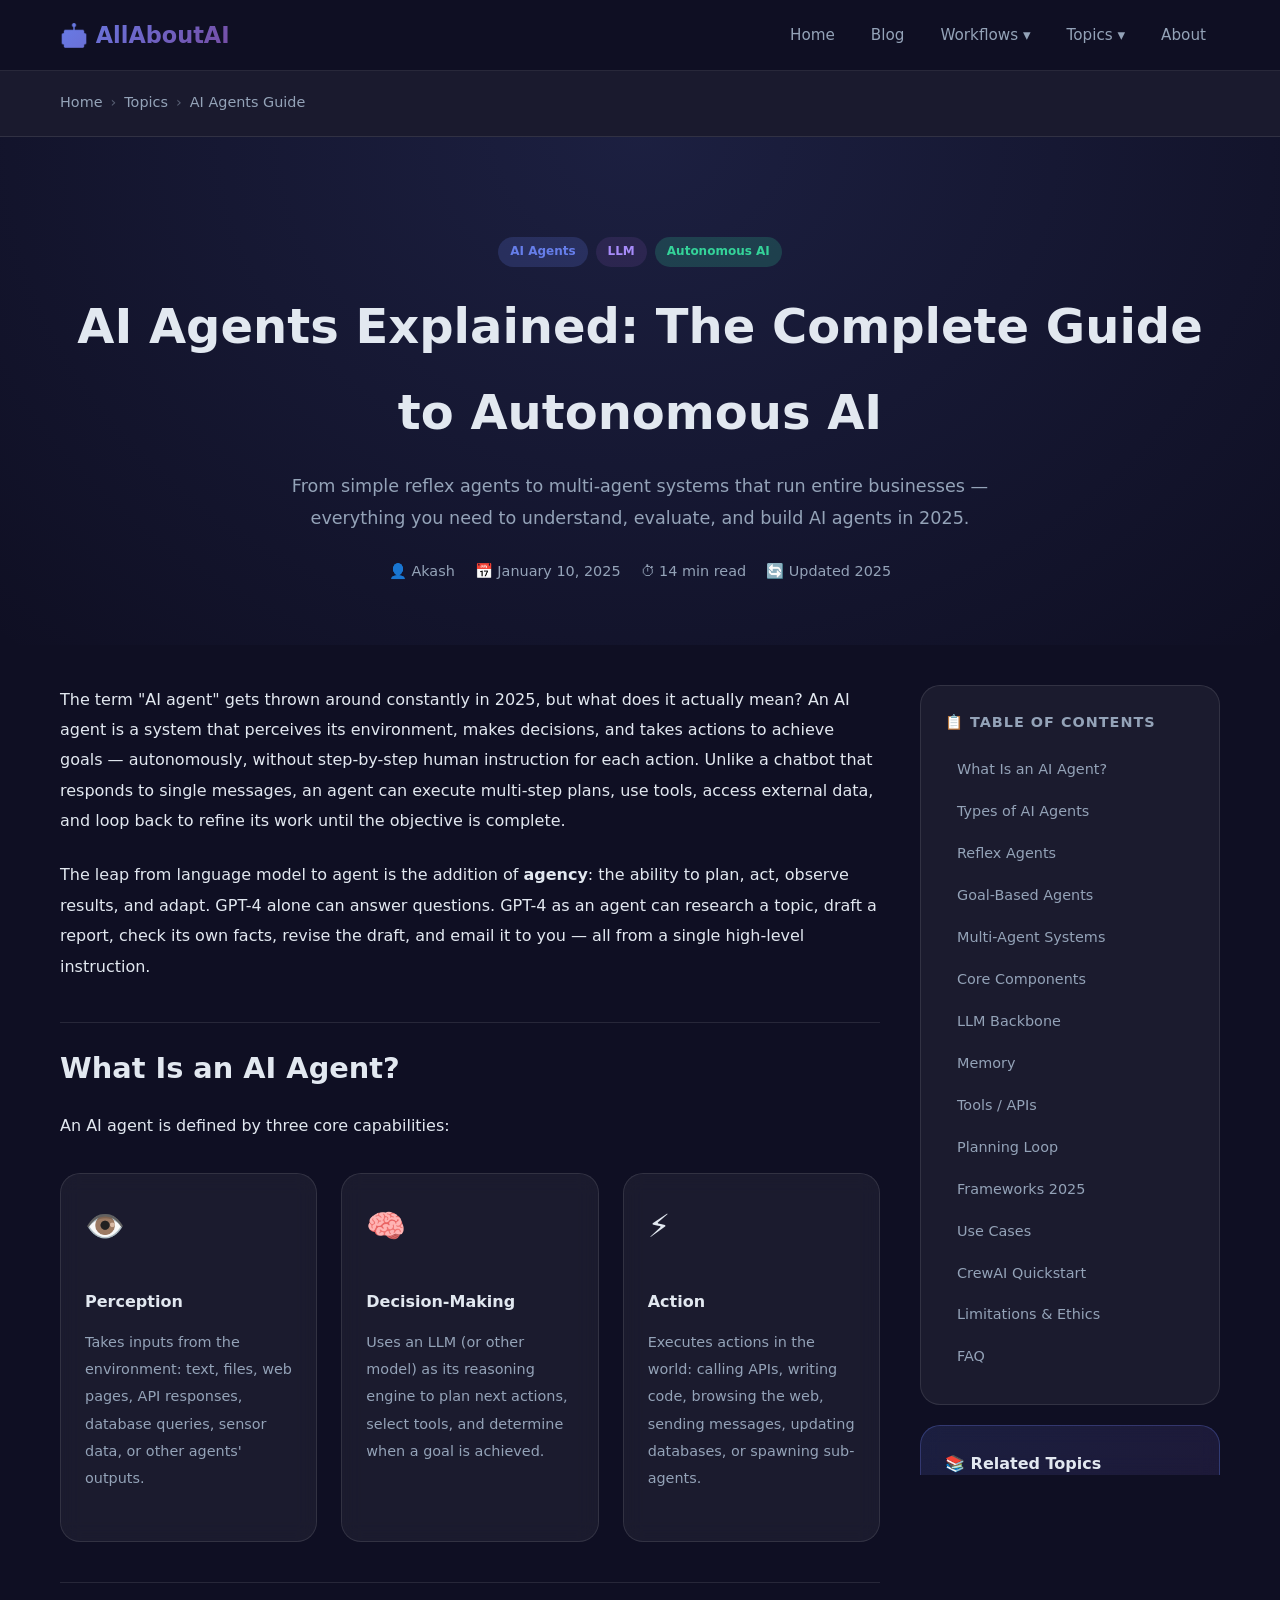
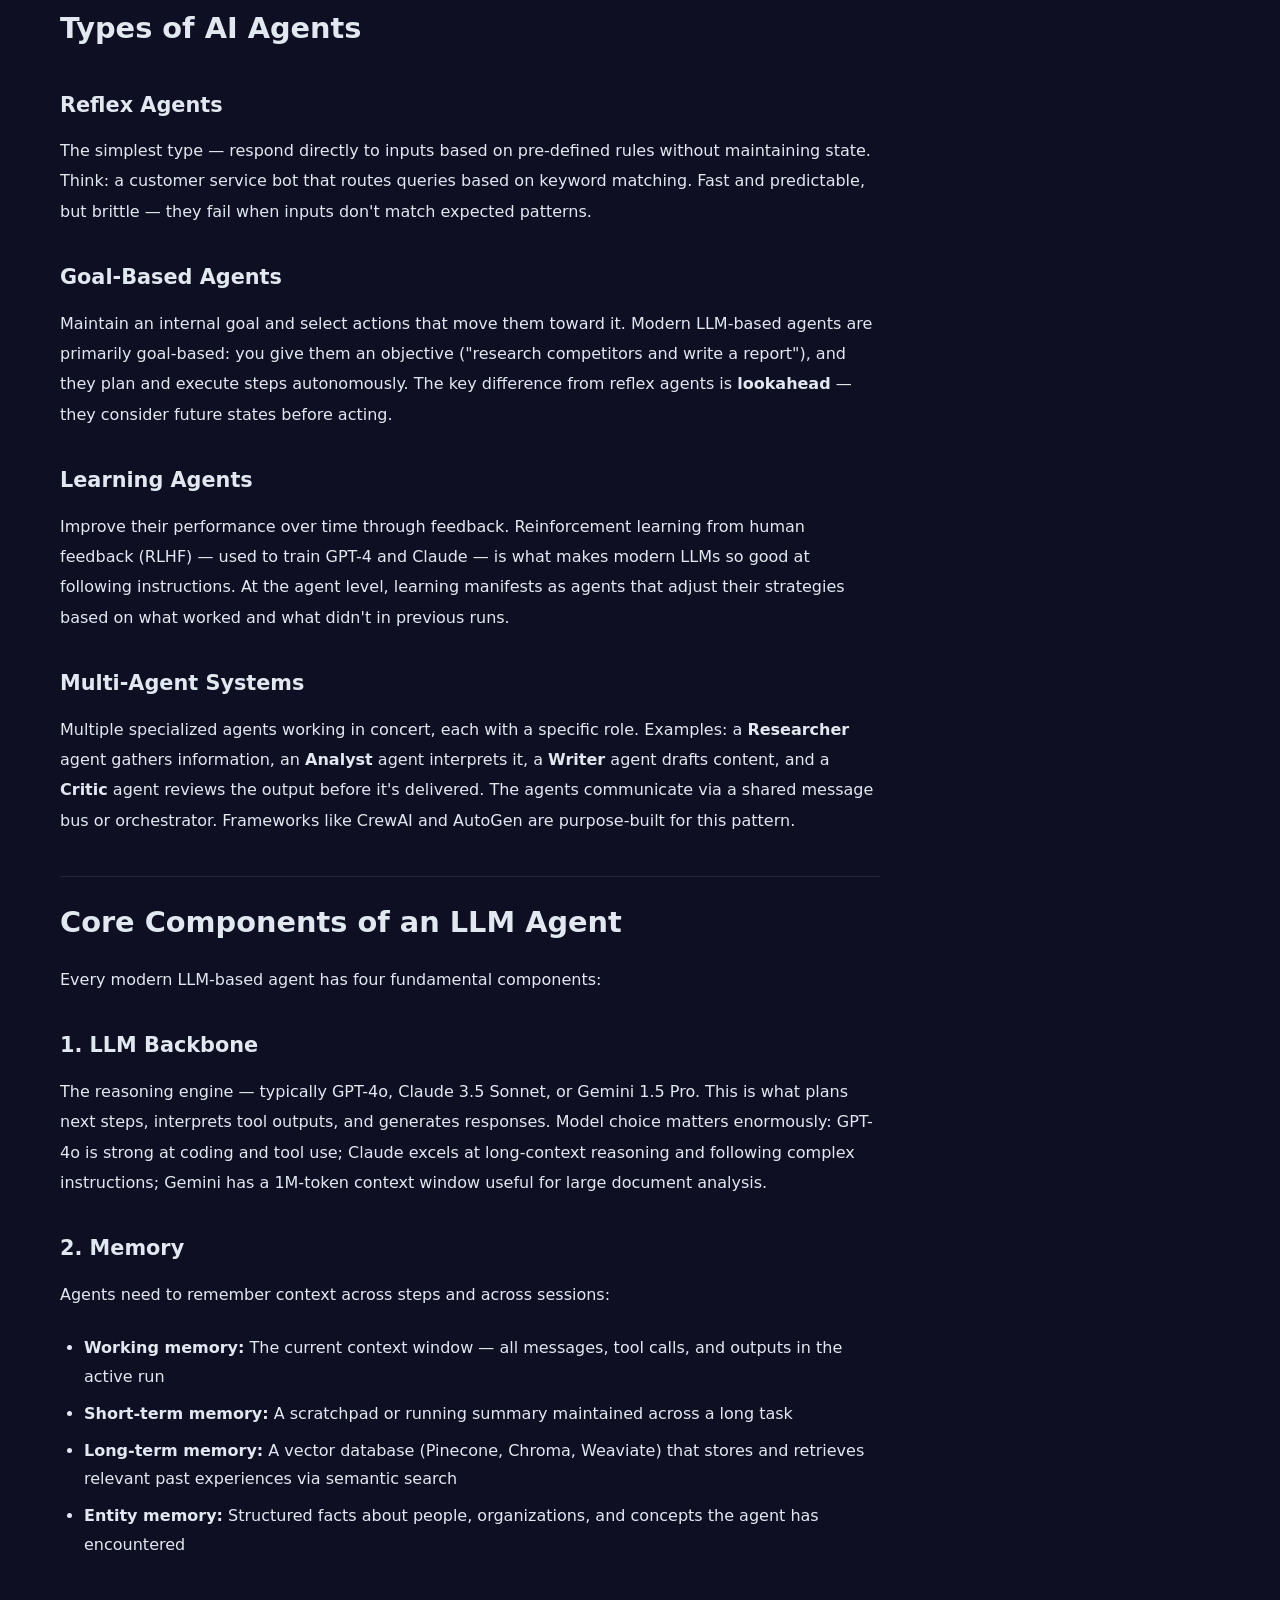
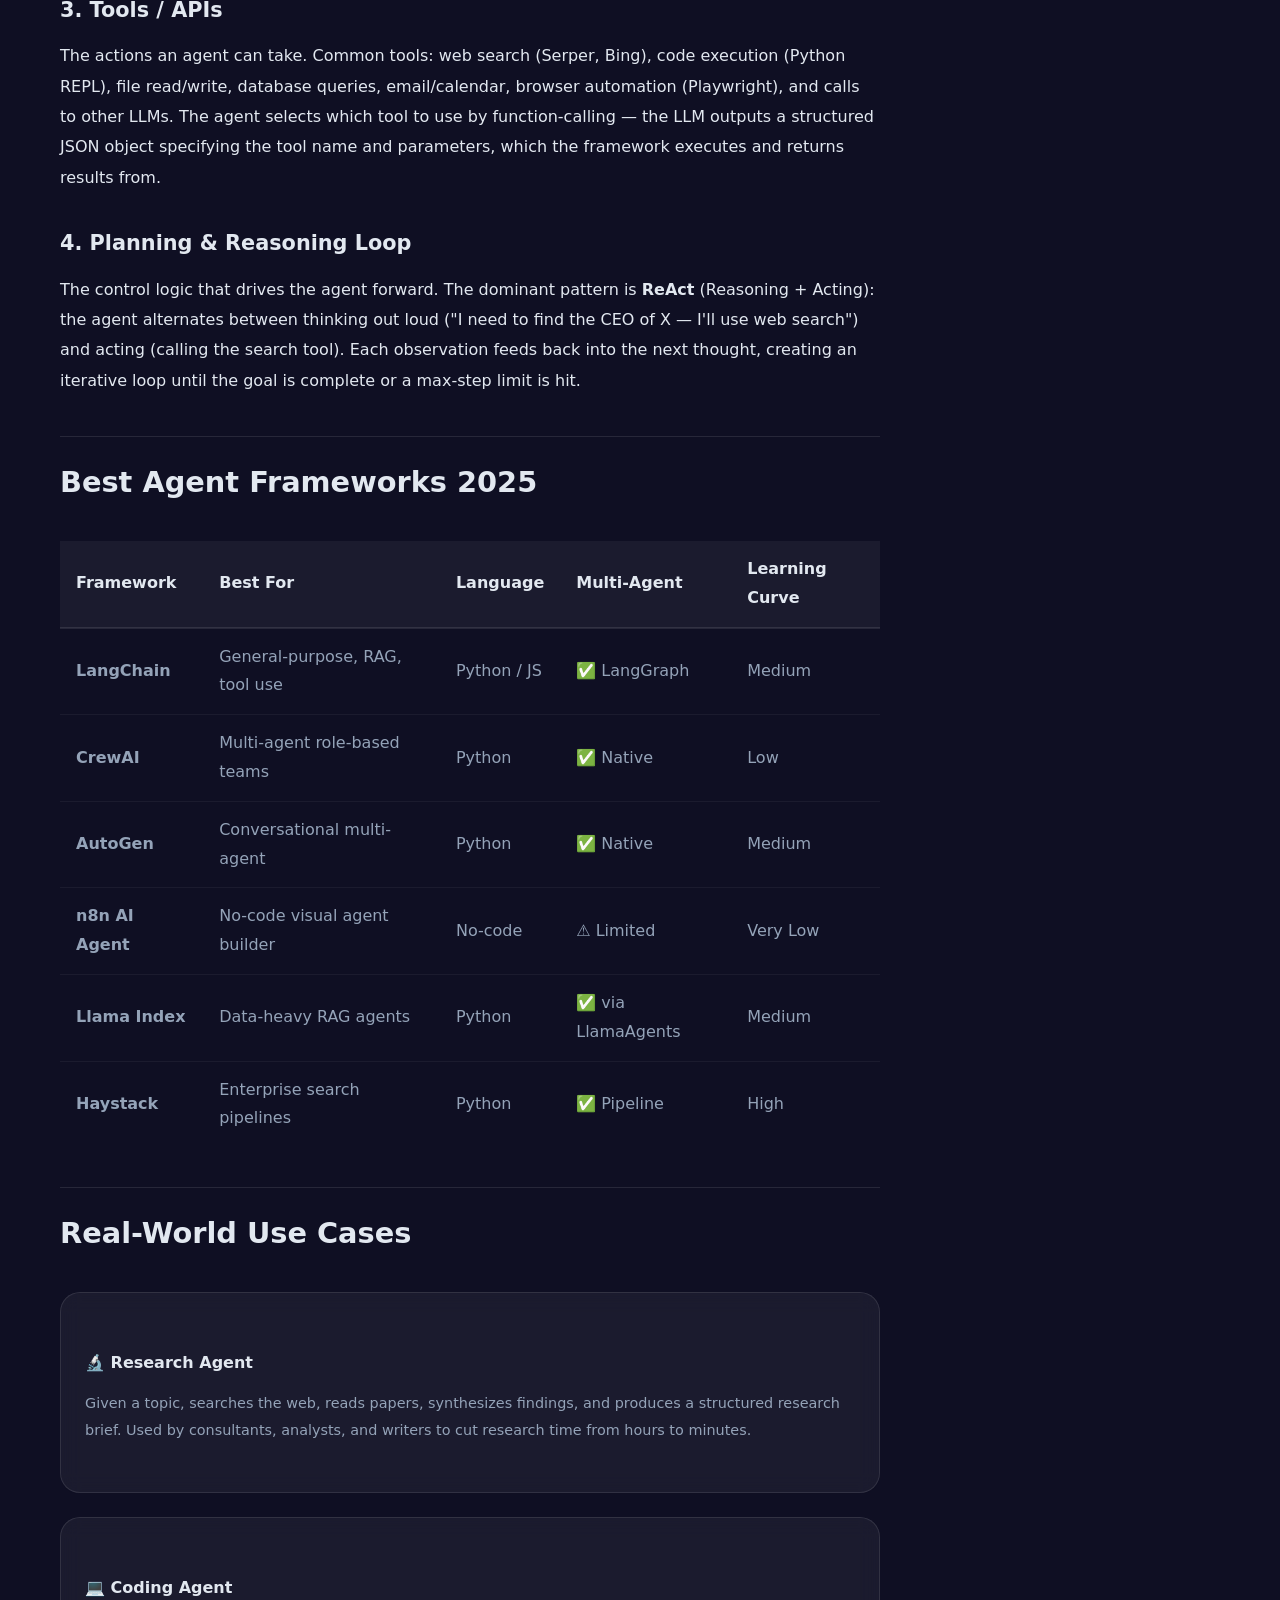
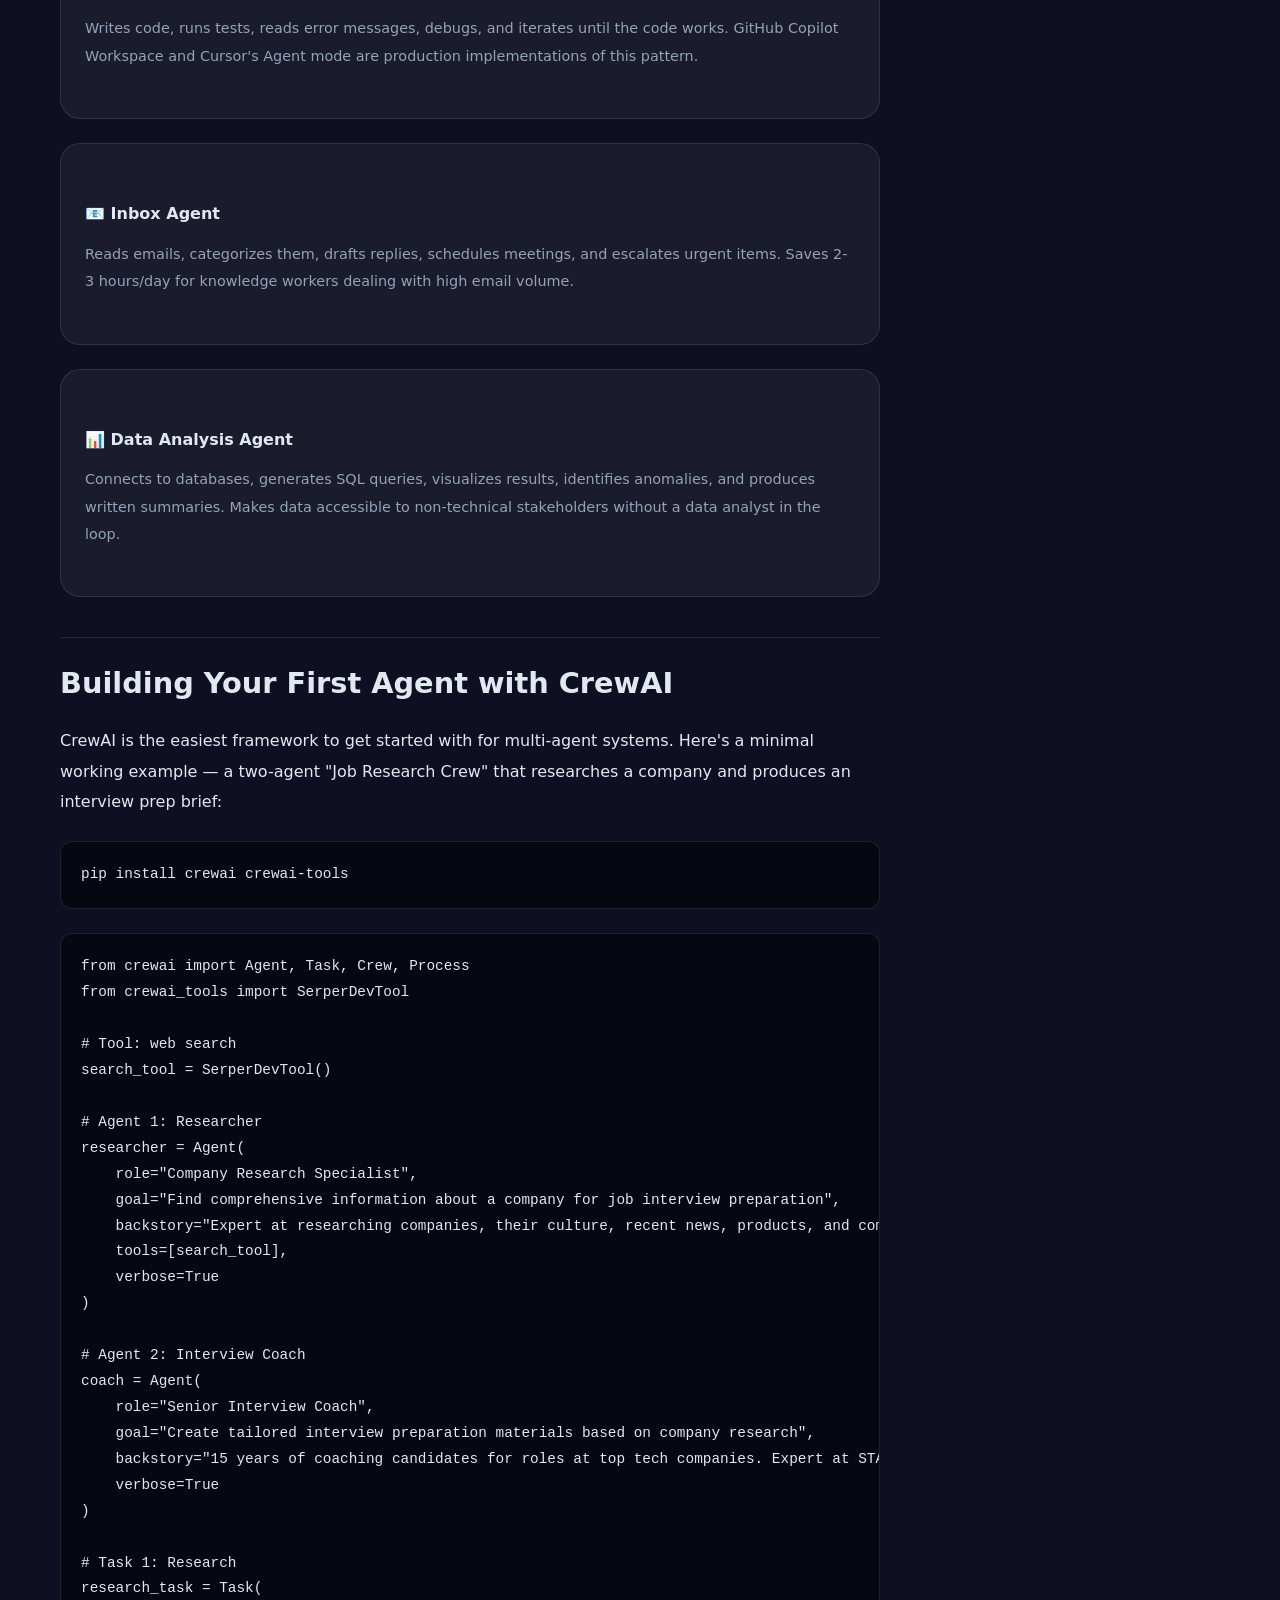
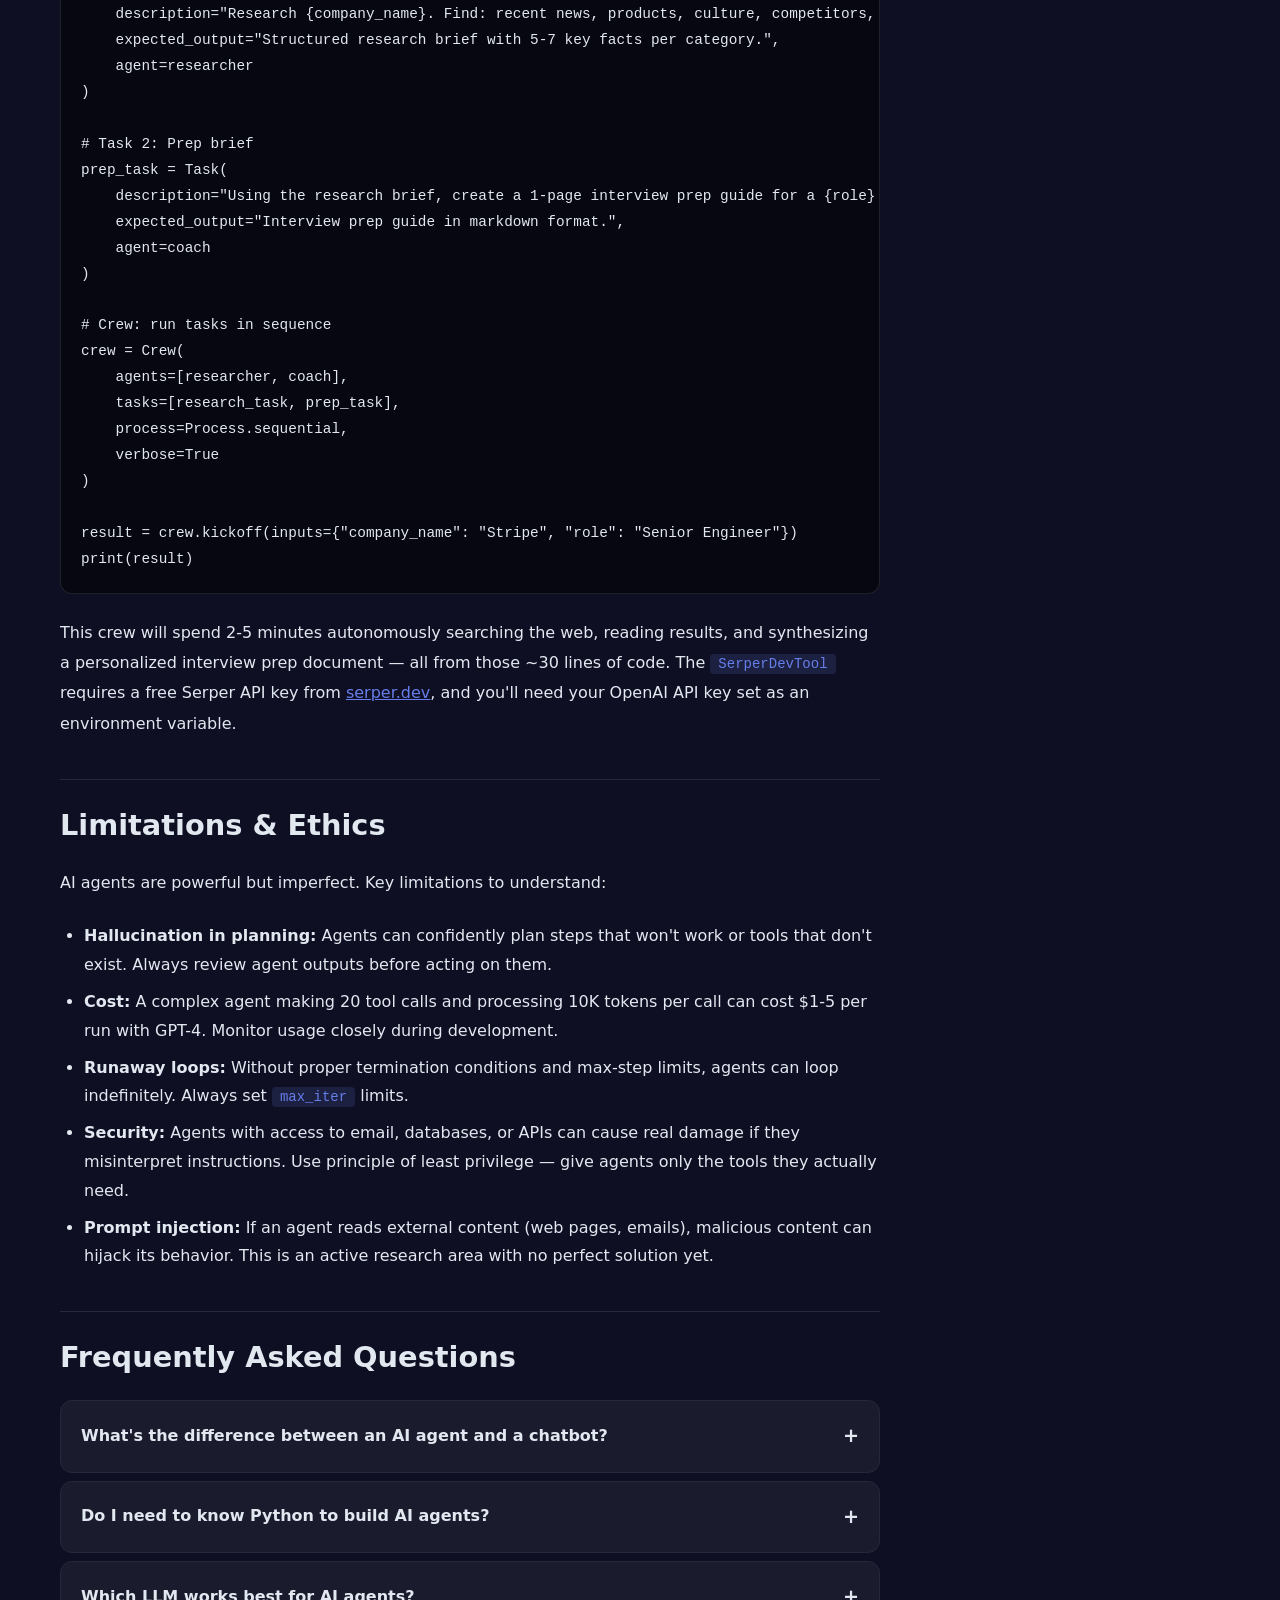
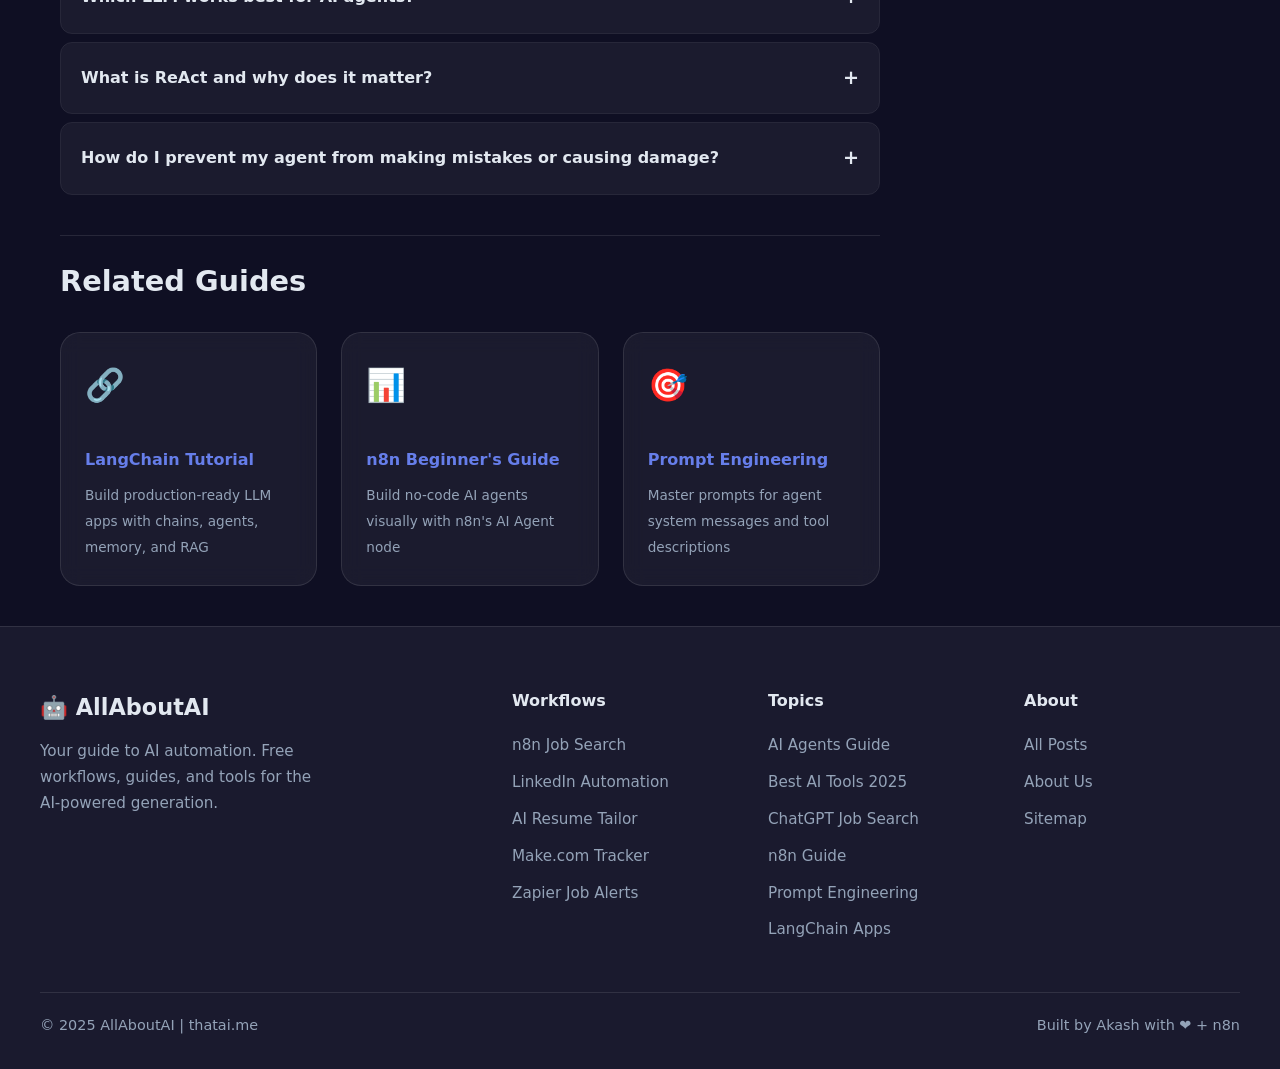
<file: topics/ai-agents-guide.html>
<!DOCTYPE html>
<html lang="en">
<head>
  <meta charset="UTF-8">
  <meta name="viewport" content="width=device-width, initial-scale=1.0">
  <meta name="robots" content="index, follow">
  <title>AI Agents Explained: The Complete Guide to Autonomous AI (2025) | AllAboutAI</title>
  <meta name="description" content="Everything you need to know about AI agents: what they are, how they work, the best frameworks (LangChain, AutoGPT, CrewAI, n8n), real-world use cases, and a hands-on quick-start guide for 2025.">
  <meta name="keywords" content="AI agents guide, autonomous AI agents, LangChain agents, CrewAI, AutoGPT, AI agent frameworks 2025, multi-agent systems, LLM agents">
  <link rel="canonical" href="https://thatai.me/topics/ai-agents-guide.html">
  <meta property="og:title" content="AI Agents Explained: The Complete Guide to Autonomous AI (2025)">
  <meta property="og:description" content="The complete guide to AI agents: what they are, types, frameworks, real-world use cases, and how to build your first agent.">
  <meta property="og:image" content="https://thatai.me/n8n.png">
  <meta property="og:url" content="https://thatai.me/topics/ai-agents-guide.html">
  <meta property="og:type" content="article">
  <meta property="og:site_name" content="AllAboutAI">
  <meta name="twitter:card" content="summary_large_image">
  <meta name="twitter:title" content="AI Agents: Complete Guide to Autonomous AI (2025)">
  <meta name="twitter:description" content="What are AI agents? Types, frameworks, use cases, and a hands-on guide to building your first autonomous AI agent.">
  <meta name="twitter:image" content="https://thatai.me/n8n.png">
  <link rel="stylesheet" href="/css/styles.css">
  <script type="application/ld+json">
  {
    "@context": "https://schema.org",
    "@type": "Article",
    "headline": "AI Agents Explained: The Complete Guide to Autonomous AI (2025)",
    "description": "Everything you need to know about AI agents: what they are, how they work, the best frameworks, real-world use cases, and a hands-on quick-start guide.",
    "image": "https://thatai.me/n8n.png",
    "author": { "@type": "Person", "name": "Akash" },
    "publisher": { "@type": "Organization", "name": "AllAboutAI", "url": "https://thatai.me" },
    "datePublished": "2025-01-10",
    "dateModified": "2025-01-10",
    "mainEntityOfPage": { "@type": "WebPage", "@id": "https://thatai.me/topics/ai-agents-guide.html" }
  }
  </script>
</head>
<body>
  <div class="progress-bar" id="progressBar"></div>

  <nav class="nav-wrapper">
    <div class="nav-inner">
      <a href="/" class="nav-logo">🤖 AllAboutAI</a>
      <ul class="nav-links">
        <li><a href="/">Home</a></li>
        <li><a href="/blog.html">Blog</a></li>
        <li class="dropdown">
          <a href="#">Workflows ▾</a>
          <div class="dropdown-menu">
            <a href="/workflows/n8n-job-search-automation.html">🔍 n8n Job Search</a>
            <a href="/workflows/linkedin-automation.html">💼 LinkedIn Automation</a>
            <a href="/workflows/ai-resume-tailor.html">📄 AI Resume Tailor</a>
            <a href="/workflows/make-job-tracker.html">📊 Make.com Tracker</a>
            <a href="/workflows/zapier-job-alerts.html">🔔 Zapier Job Alerts</a>
          </div>
        </li>
        <li class="dropdown">
          <a href="#">Topics ▾</a>
          <div class="dropdown-menu">
            <a href="/topics/ai-agents-guide.html">🤖 AI Agents Guide</a>
            <a href="/topics/best-ai-tools-2025.html">🛠️ Best AI Tools 2025</a>
            <a href="/topics/chatgpt-job-search.html">💬 ChatGPT Tips</a>
            <a href="/topics/n8n-beginners-guide.html">📊 n8n Guide</a>
            <a href="/topics/prompt-engineering.html">🎯 Prompt Engineering</a>
            <a href="/topics/langchain-llm-apps.html">🔗 LangChain</a>
          </div>
        </li>
        <li><a href="/blog.html#about">About</a></li>
      </ul>
      <button class="hamburger" id="hamburger" aria-label="Menu">
        <span></span><span></span><span></span>
      </button>
    </div>
  </nav>
  <div class="mobile-menu" id="mobileMenu">
    <a href="/">Home</a>
    <a href="/blog.html">Blog</a>
    <a href="/workflows/n8n-job-search-automation.html">🔍 n8n Job Search</a>
    <a href="/workflows/linkedin-automation.html">💼 LinkedIn Automation</a>
    <a href="/workflows/ai-resume-tailor.html">📄 AI Resume Tailor</a>
    <a href="/workflows/make-job-tracker.html">📊 Make.com Tracker</a>
    <a href="/workflows/zapier-job-alerts.html">🔔 Zapier Job Alerts</a>
    <a href="/topics/ai-agents-guide.html">🤖 AI Agents Guide</a>
    <a href="/topics/best-ai-tools-2025.html">🛠️ Best AI Tools</a>
    <a href="/topics/chatgpt-job-search.html">💬 ChatGPT Tips</a>
    <a href="/topics/n8n-beginners-guide.html">📊 n8n Guide</a>
    <a href="/topics/prompt-engineering.html">🎯 Prompts</a>
    <a href="/topics/langchain-llm-apps.html">🔗 LangChain</a>
  </div>

  <main>
    <div style="background:var(--bg2);border-bottom:1px solid var(--card-border);padding-top:70px;">
      <div class="container">
        <nav class="breadcrumb">
          <a href="/">Home</a><span class="breadcrumb-sep">›</span>
          <a href="/blog.html">Topics</a><span class="breadcrumb-sep">›</span>
          <span>AI Agents Guide</span>
        </nav>
      </div>
    </div>

    <section class="page-hero">
      <div class="container">
        <div style="display:flex;gap:8px;justify-content:center;flex-wrap:wrap;margin-bottom:1rem;">
          <span class="badge badge-primary">AI Agents</span>
          <span class="badge badge-purple">LLM</span>
          <span class="badge badge-green">Autonomous AI</span>
        </div>
        <h1>AI Agents Explained: The Complete Guide to Autonomous AI</h1>
        <p>From simple reflex agents to multi-agent systems that run entire businesses — everything you need to understand, evaluate, and build AI agents in 2025.</p>
        <div style="display:flex;gap:20px;justify-content:center;flex-wrap:wrap;margin-top:1.5rem;font-size:0.9rem;color:var(--muted);">
          <span>👤 Akash</span>
          <span>📅 January 10, 2025</span>
          <span>⏱ 14 min read</span>
          <span>🔄 Updated 2025</span>
        </div>
      </div>
    </section>

    <div class="article-wrapper">
      <article class="article-content">

        <p>The term "AI agent" gets thrown around constantly in 2025, but what does it actually mean? An AI agent is a system that perceives its environment, makes decisions, and takes actions to achieve goals — autonomously, without step-by-step human instruction for each action. Unlike a chatbot that responds to single messages, an agent can execute multi-step plans, use tools, access external data, and loop back to refine its work until the objective is complete.</p>
        <p>The leap from language model to agent is the addition of <strong>agency</strong>: the ability to plan, act, observe results, and adapt. GPT-4 alone can answer questions. GPT-4 as an agent can research a topic, draft a report, check its own facts, revise the draft, and email it to you — all from a single high-level instruction.</p>

        <h2 id="what-is-an-agent">What Is an AI Agent?</h2>
        <p>An AI agent is defined by three core capabilities:</p>
        <div class="card-grid card-grid-3" style="margin:2rem 0;">
          <div class="card" data-animate>
            <div style="font-size:2rem;margin-bottom:0.75rem;">👁️</div>
            <h3 style="font-size:1rem;">Perception</h3>
            <p style="color:var(--muted);font-size:0.9rem;">Takes inputs from the environment: text, files, web pages, API responses, database queries, sensor data, or other agents' outputs.</p>
          </div>
          <div class="card" data-animate>
            <div style="font-size:2rem;margin-bottom:0.75rem;">🧠</div>
            <h3 style="font-size:1rem;">Decision-Making</h3>
            <p style="color:var(--muted);font-size:0.9rem;">Uses an LLM (or other model) as its reasoning engine to plan next actions, select tools, and determine when a goal is achieved.</p>
          </div>
          <div class="card" data-animate>
            <div style="font-size:2rem;margin-bottom:0.75rem;">⚡</div>
            <h3 style="font-size:1rem;">Action</h3>
            <p style="color:var(--muted);font-size:0.9rem;">Executes actions in the world: calling APIs, writing code, browsing the web, sending messages, updating databases, or spawning sub-agents.</p>
          </div>
        </div>

        <h2 id="types">Types of AI Agents</h2>
        <h3 id="reflex-agents">Reflex Agents</h3>
        <p>The simplest type — respond directly to inputs based on pre-defined rules without maintaining state. Think: a customer service bot that routes queries based on keyword matching. Fast and predictable, but brittle — they fail when inputs don't match expected patterns.</p>

        <h3 id="goal-based-agents">Goal-Based Agents</h3>
        <p>Maintain an internal goal and select actions that move them toward it. Modern LLM-based agents are primarily goal-based: you give them an objective ("research competitors and write a report"), and they plan and execute steps autonomously. The key difference from reflex agents is <strong>lookahead</strong> — they consider future states before acting.</p>

        <h3 id="learning-agents">Learning Agents</h3>
        <p>Improve their performance over time through feedback. Reinforcement learning from human feedback (RLHF) — used to train GPT-4 and Claude — is what makes modern LLMs so good at following instructions. At the agent level, learning manifests as agents that adjust their strategies based on what worked and what didn't in previous runs.</p>

        <h3 id="multi-agent">Multi-Agent Systems</h3>
        <p>Multiple specialized agents working in concert, each with a specific role. Examples: a <strong>Researcher</strong> agent gathers information, an <strong>Analyst</strong> agent interprets it, a <strong>Writer</strong> agent drafts content, and a <strong>Critic</strong> agent reviews the output before it's delivered. The agents communicate via a shared message bus or orchestrator. Frameworks like CrewAI and AutoGen are purpose-built for this pattern.</p>

        <h2 id="components">Core Components of an LLM Agent</h2>
        <p>Every modern LLM-based agent has four fundamental components:</p>

        <h3 id="llm-backbone">1. LLM Backbone</h3>
        <p>The reasoning engine — typically GPT-4o, Claude 3.5 Sonnet, or Gemini 1.5 Pro. This is what plans next steps, interprets tool outputs, and generates responses. Model choice matters enormously: GPT-4o is strong at coding and tool use; Claude excels at long-context reasoning and following complex instructions; Gemini has a 1M-token context window useful for large document analysis.</p>

        <h3 id="memory">2. Memory</h3>
        <p>Agents need to remember context across steps and across sessions:</p>
        <ul>
          <li><strong>Working memory:</strong> The current context window — all messages, tool calls, and outputs in the active run</li>
          <li><strong>Short-term memory:</strong> A scratchpad or running summary maintained across a long task</li>
          <li><strong>Long-term memory:</strong> A vector database (Pinecone, Chroma, Weaviate) that stores and retrieves relevant past experiences via semantic search</li>
          <li><strong>Entity memory:</strong> Structured facts about people, organizations, and concepts the agent has encountered</li>
        </ul>

        <h3 id="tools">3. Tools / APIs</h3>
        <p>The actions an agent can take. Common tools: web search (Serper, Bing), code execution (Python REPL), file read/write, database queries, email/calendar, browser automation (Playwright), and calls to other LLMs. The agent selects which tool to use by function-calling — the LLM outputs a structured JSON object specifying the tool name and parameters, which the framework executes and returns results from.</p>

        <h3 id="planning">4. Planning &amp; Reasoning Loop</h3>
        <p>The control logic that drives the agent forward. The dominant pattern is <strong>ReAct</strong> (Reasoning + Acting): the agent alternates between thinking out loud ("I need to find the CEO of X — I'll use web search") and acting (calling the search tool). Each observation feeds back into the next thought, creating an iterative loop until the goal is complete or a max-step limit is hit.</p>

        <h2 id="frameworks">Best Agent Frameworks 2025</h2>
        <table class="compare-table">
          <thead>
            <tr><th>Framework</th><th>Best For</th><th>Language</th><th>Multi-Agent</th><th>Learning Curve</th></tr>
          </thead>
          <tbody>
            <tr><td><strong>LangChain</strong></td><td>General-purpose, RAG, tool use</td><td>Python / JS</td><td>✅ LangGraph</td><td>Medium</td></tr>
            <tr><td><strong>CrewAI</strong></td><td>Multi-agent role-based teams</td><td>Python</td><td>✅ Native</td><td>Low</td></tr>
            <tr><td><strong>AutoGen</strong></td><td>Conversational multi-agent</td><td>Python</td><td>✅ Native</td><td>Medium</td></tr>
            <tr><td><strong>n8n AI Agent</strong></td><td>No-code visual agent builder</td><td>No-code</td><td>⚠️ Limited</td><td>Very Low</td></tr>
            <tr><td><strong>Llama Index</strong></td><td>Data-heavy RAG agents</td><td>Python</td><td>✅ via LlamaAgents</td><td>Medium</td></tr>
            <tr><td><strong>Haystack</strong></td><td>Enterprise search pipelines</td><td>Python</td><td>✅ Pipeline</td><td>High</td></tr>
          </tbody>
        </table>

        <h2 id="use-cases">Real-World Use Cases</h2>
        <div class="card-grid" style="margin:2rem 0;">
          <div class="card" data-animate>
            <h3 style="font-size:1rem;">🔬 Research Agent</h3>
            <p style="color:var(--muted);font-size:0.9rem;">Given a topic, searches the web, reads papers, synthesizes findings, and produces a structured research brief. Used by consultants, analysts, and writers to cut research time from hours to minutes.</p>
          </div>
          <div class="card" data-animate>
            <h3 style="font-size:1rem;">💻 Coding Agent</h3>
            <p style="color:var(--muted);font-size:0.9rem;">Writes code, runs tests, reads error messages, debugs, and iterates until the code works. GitHub Copilot Workspace and Cursor's Agent mode are production implementations of this pattern.</p>
          </div>
          <div class="card" data-animate>
            <h3 style="font-size:1rem;">📧 Inbox Agent</h3>
            <p style="color:var(--muted);font-size:0.9rem;">Reads emails, categorizes them, drafts replies, schedules meetings, and escalates urgent items. Saves 2-3 hours/day for knowledge workers dealing with high email volume.</p>
          </div>
          <div class="card" data-animate>
            <h3 style="font-size:1rem;">📊 Data Analysis Agent</h3>
            <p style="color:var(--muted);font-size:0.9rem;">Connects to databases, generates SQL queries, visualizes results, identifies anomalies, and produces written summaries. Makes data accessible to non-technical stakeholders without a data analyst in the loop.</p>
          </div>
        </div>

        <h2 id="quickstart">Building Your First Agent with CrewAI</h2>
        <p>CrewAI is the easiest framework to get started with for multi-agent systems. Here's a minimal working example — a two-agent "Job Research Crew" that researches a company and produces an interview prep brief:</p>
        <pre><code>pip install crewai crewai-tools</code></pre>
        <pre><code>from crewai import Agent, Task, Crew, Process
from crewai_tools import SerperDevTool

# Tool: web search
search_tool = SerperDevTool()

# Agent 1: Researcher
researcher = Agent(
    role="Company Research Specialist",
    goal="Find comprehensive information about a company for job interview preparation",
    backstory="Expert at researching companies, their culture, recent news, products, and competitors.",
    tools=[search_tool],
    verbose=True
)

# Agent 2: Interview Coach
coach = Agent(
    role="Senior Interview Coach",
    goal="Create tailored interview preparation materials based on company research",
    backstory="15 years of coaching candidates for roles at top tech companies. Expert at STAR method answers.",
    verbose=True
)

# Task 1: Research
research_task = Task(
    description="Research {company_name}. Find: recent news, products, culture, competitors, tech stack, and any recent challenges.",
    expected_output="Structured research brief with 5-7 key facts per category.",
    agent=researcher
)

# Task 2: Prep brief
prep_task = Task(
    description="Using the research brief, create a 1-page interview prep guide for a {role} candidate. Include likely questions, STAR answer frameworks, and 3 smart questions to ask the interviewer.",
    expected_output="Interview prep guide in markdown format.",
    agent=coach
)

# Crew: run tasks in sequence
crew = Crew(
    agents=[researcher, coach],
    tasks=[research_task, prep_task],
    process=Process.sequential,
    verbose=True
)

result = crew.kickoff(inputs={"company_name": "Stripe", "role": "Senior Engineer"})
print(result)</code></pre>
        <p>This crew will spend 2-5 minutes autonomously searching the web, reading results, and synthesizing a personalized interview prep document — all from those ~30 lines of code. The <code>SerperDevTool</code> requires a free Serper API key from <a href="https://serper.dev" rel="noopener noreferrer">serper.dev</a>, and you'll need your OpenAI API key set as an environment variable.</p>

        <h2 id="limitations">Limitations &amp; Ethics</h2>
        <p>AI agents are powerful but imperfect. Key limitations to understand:</p>
        <ul>
          <li><strong>Hallucination in planning:</strong> Agents can confidently plan steps that won't work or tools that don't exist. Always review agent outputs before acting on them.</li>
          <li><strong>Cost:</strong> A complex agent making 20 tool calls and processing 10K tokens per call can cost $1-5 per run with GPT-4. Monitor usage closely during development.</li>
          <li><strong>Runaway loops:</strong> Without proper termination conditions and max-step limits, agents can loop indefinitely. Always set <code>max_iter</code> limits.</li>
          <li><strong>Security:</strong> Agents with access to email, databases, or APIs can cause real damage if they misinterpret instructions. Use principle of least privilege — give agents only the tools they actually need.</li>
          <li><strong>Prompt injection:</strong> If an agent reads external content (web pages, emails), malicious content can hijack its behavior. This is an active research area with no perfect solution yet.</li>
        </ul>

        <h2 id="faq">Frequently Asked Questions</h2>
        <div class="faq-item">
          <div class="faq-question">What's the difference between an AI agent and a chatbot? <span class="faq-icon">+</span></div>
          <div class="faq-answer">A chatbot responds to individual messages within a single conversation. An AI agent can execute multi-step plans over time, use external tools (search, code execution, APIs), maintain memory across sessions, and take actions in the world autonomously. The key difference is <em>agency</em>: the ability to independently plan and act toward goals without step-by-step human direction.</div>
        </div>
        <div class="faq-item">
          <div class="faq-question">Do I need to know Python to build AI agents? <span class="faq-icon">+</span></div>
          <div class="faq-answer">Not necessarily. n8n's AI Agent node and Make.com's OpenAI integration let you build functional agents visually without any code. For more powerful agents with custom tools and multi-agent coordination, Python frameworks like CrewAI and LangChain give you much more control. If you're new to both, start with n8n to understand the concepts, then move to Python frameworks when you outgrow the visual tools.</div>
        </div>
        <div class="faq-item">
          <div class="faq-question">Which LLM works best for AI agents? <span class="faq-icon">+</span></div>
          <div class="faq-answer">GPT-4o is currently the most reliable for complex tool use and multi-step planning. Claude 3.5 Sonnet is excellent for long-context tasks and precise instruction following. For cost-sensitive applications, GPT-4o-mini handles simpler agent tasks well at a fraction of the price. Avoid using GPT-3.5 or older models for agents — they struggle with reliable function calling and tend to deviate from plan.</div>
        </div>
        <div class="faq-item">
          <div class="faq-question">What is ReAct and why does it matter? <span class="faq-icon">+</span></div>
          <div class="faq-answer">ReAct (Reasoning + Acting) is the dominant paradigm for LLM agents, introduced in a 2022 Google research paper. The agent interleaves reasoning steps ("I should search for X because Y") with action steps (actually calling the search tool). This think-before-act approach dramatically improves reliability compared to agents that jump straight to actions. Most modern agent frameworks (LangChain, CrewAI) use ReAct-style prompting under the hood.</div>
        </div>
        <div class="faq-item">
          <div class="faq-question">How do I prevent my agent from making mistakes or causing damage? <span class="faq-icon">+</span></div>
          <div class="faq-answer">Several layers of protection: (1) <strong>Confirmation steps</strong> — add a human approval step before irreversible actions like sending emails or deleting data; (2) <strong>Sandboxed tools</strong> — use read-only API keys in development; (3) <strong>Max iterations</strong> — always set a hard limit on how many steps an agent can take; (4) <strong>Output validation</strong> — add a validation layer that checks agent outputs before executing them; (5) <strong>Monitoring</strong> — log all agent actions to a database so you can audit and replay what happened.</div>
        </div>

        <h2 id="related">Related Guides</h2>
        <div class="card-grid card-grid-3" style="margin-top:1.5rem;">
          <a href="/topics/langchain-llm-apps.html" class="card" style="text-decoration:none;">
            <div style="font-size:2rem;margin-bottom:0.75rem;">🔗</div>
            <h3 style="font-size:1rem;margin-bottom:0.5rem;">LangChain Tutorial</h3>
            <p style="color:var(--muted);font-size:0.85rem;margin:0;">Build production-ready LLM apps with chains, agents, memory, and RAG</p>
          </a>
          <a href="/topics/n8n-beginners-guide.html" class="card" style="text-decoration:none;">
            <div style="font-size:2rem;margin-bottom:0.75rem;">📊</div>
            <h3 style="font-size:1rem;margin-bottom:0.5rem;">n8n Beginner's Guide</h3>
            <p style="color:var(--muted);font-size:0.85rem;margin:0;">Build no-code AI agents visually with n8n's AI Agent node</p>
          </a>
          <a href="/topics/prompt-engineering.html" class="card" style="text-decoration:none;">
            <div style="font-size:2rem;margin-bottom:0.75rem;">🎯</div>
            <h3 style="font-size:1rem;margin-bottom:0.5rem;">Prompt Engineering</h3>
            <p style="color:var(--muted);font-size:0.85rem;margin:0;">Master prompts for agent system messages and tool descriptions</p>
          </a>
        </div>

      </article>

      <aside class="sidebar">
        <div class="toc">
          <h3>📋 Table of Contents</h3>
          <ul>
            <li><a href="#what-is-an-agent">What Is an AI Agent?</a></li>
            <li><a href="#types">Types of AI Agents</a></li>
            <li><a href="#reflex-agents">Reflex Agents</a></li>
            <li><a href="#goal-based-agents">Goal-Based Agents</a></li>
            <li><a href="#multi-agent">Multi-Agent Systems</a></li>
            <li><a href="#components">Core Components</a></li>
            <li><a href="#llm-backbone">LLM Backbone</a></li>
            <li><a href="#memory">Memory</a></li>
            <li><a href="#tools">Tools / APIs</a></li>
            <li><a href="#planning">Planning Loop</a></li>
            <li><a href="#frameworks">Frameworks 2025</a></li>
            <li><a href="#use-cases">Use Cases</a></li>
            <li><a href="#quickstart">CrewAI Quickstart</a></li>
            <li><a href="#limitations">Limitations &amp; Ethics</a></li>
            <li><a href="#faq">FAQ</a></li>
          </ul>
        </div>
        <div class="card" style="margin-top:20px;background:linear-gradient(135deg,rgba(102,126,234,0.15),rgba(118,75,162,0.15));border-color:rgba(102,126,234,0.3);">
          <h4 style="margin-top:0;">📚 Related Topics</h4>
          <ul style="padding-left:1rem;color:var(--muted);font-size:0.9rem;">
            <li style="margin-bottom:0.5rem;"><a href="/topics/langchain-llm-apps.html">LangChain Guide</a></li>
            <li style="margin-bottom:0.5rem;"><a href="/topics/prompt-engineering.html">Prompt Engineering</a></li>
            <li style="margin-bottom:0.5rem;"><a href="/topics/n8n-beginners-guide.html">n8n Guide</a></li>
            <li><a href="/topics/best-ai-tools-2025.html">Best AI Tools 2025</a></li>
          </ul>
        </div>
        <div class="card" style="margin-top:20px;">
          <h4 style="margin-top:0;">🏷️ Tags</h4>
          <div style="display:flex;flex-wrap:wrap;gap:8px;">
            <span class="tag">AI Agents</span>
            <span class="tag">LLM</span>
            <span class="tag">CrewAI</span>
            <span class="tag">LangChain</span>
            <span class="tag">Autonomous AI</span>
            <span class="tag">GPT-4</span>
          </div>
        </div>
      </aside>
    </div>
  </main>

  <footer class="footer">
    <div class="footer-grid">
      <div>
        <div style="font-size:1.4rem;font-weight:800;margin-bottom:0.75rem;">🤖 AllAboutAI</div>
        <p style="color:var(--muted);font-size:0.95rem;line-height:1.7;max-width:280px;">Your guide to AI automation. Free workflows, guides, and tools for the AI-powered generation.</p>
      </div>
      <div>
        <h4>Workflows</h4>
        <ul>
          <li><a href="/workflows/n8n-job-search-automation.html">n8n Job Search</a></li>
          <li><a href="/workflows/linkedin-automation.html">LinkedIn Automation</a></li>
          <li><a href="/workflows/ai-resume-tailor.html">AI Resume Tailor</a></li>
          <li><a href="/workflows/make-job-tracker.html">Make.com Tracker</a></li>
          <li><a href="/workflows/zapier-job-alerts.html">Zapier Job Alerts</a></li>
        </ul>
      </div>
      <div>
        <h4>Topics</h4>
        <ul>
          <li><a href="/topics/ai-agents-guide.html">AI Agents Guide</a></li>
          <li><a href="/topics/best-ai-tools-2025.html">Best AI Tools 2025</a></li>
          <li><a href="/topics/chatgpt-job-search.html">ChatGPT Job Search</a></li>
          <li><a href="/topics/n8n-beginners-guide.html">n8n Guide</a></li>
          <li><a href="/topics/prompt-engineering.html">Prompt Engineering</a></li>
          <li><a href="/topics/langchain-llm-apps.html">LangChain Apps</a></li>
        </ul>
      </div>
      <div>
        <h4>About</h4>
        <ul>
          <li><a href="/blog.html">All Posts</a></li>
          <li><a href="/blog.html#about">About Us</a></li>
          <li><a href="/sitemap.xml">Sitemap</a></li>
        </ul>
      </div>
    </div>
    <div class="footer-bottom">
      <span>© 2025 AllAboutAI | thatai.me</span>
      <span>Built by Akash with ❤️ + n8n</span>
    </div>
  </footer>

  <script>
    window.addEventListener('scroll', () => {
      const bar = document.getElementById('progressBar');
      if(bar) bar.style.width = (window.scrollY / (document.body.scrollHeight - window.innerHeight) * 100) + '%';
    });
    const hamburger = document.getElementById('hamburger');
    const mobileMenu = document.getElementById('mobileMenu');
    if(hamburger) hamburger.addEventListener('click', () => mobileMenu.classList.toggle('open'));
    document.querySelectorAll('.faq-question').forEach(q => {
      q.addEventListener('click', () => {
        const answer = q.nextElementSibling;
        const icon = q.querySelector('.faq-icon');
        answer.classList.toggle('open');
        if(icon) icon.classList.toggle('open');
      });
    });
    const observer = new IntersectionObserver(entries => {
      entries.forEach(e => { if(e.isIntersecting) e.target.classList.add('visible'); });
    }, {threshold: 0.1});
    document.querySelectorAll('[data-animate]').forEach(el => observer.observe(el));
    const tocLinks = document.querySelectorAll('.toc a');
    const sections = document.querySelectorAll('h2[id], h3[id]');
    window.addEventListener('scroll', () => {
      let current = '';
      sections.forEach(s => { if(window.scrollY >= s.offsetTop - 120) current = s.id; });
      tocLinks.forEach(a => { a.classList.toggle('active', a.getAttribute('href') === '#' + current); });
    });
  </script>
</body>
</html>
</file>
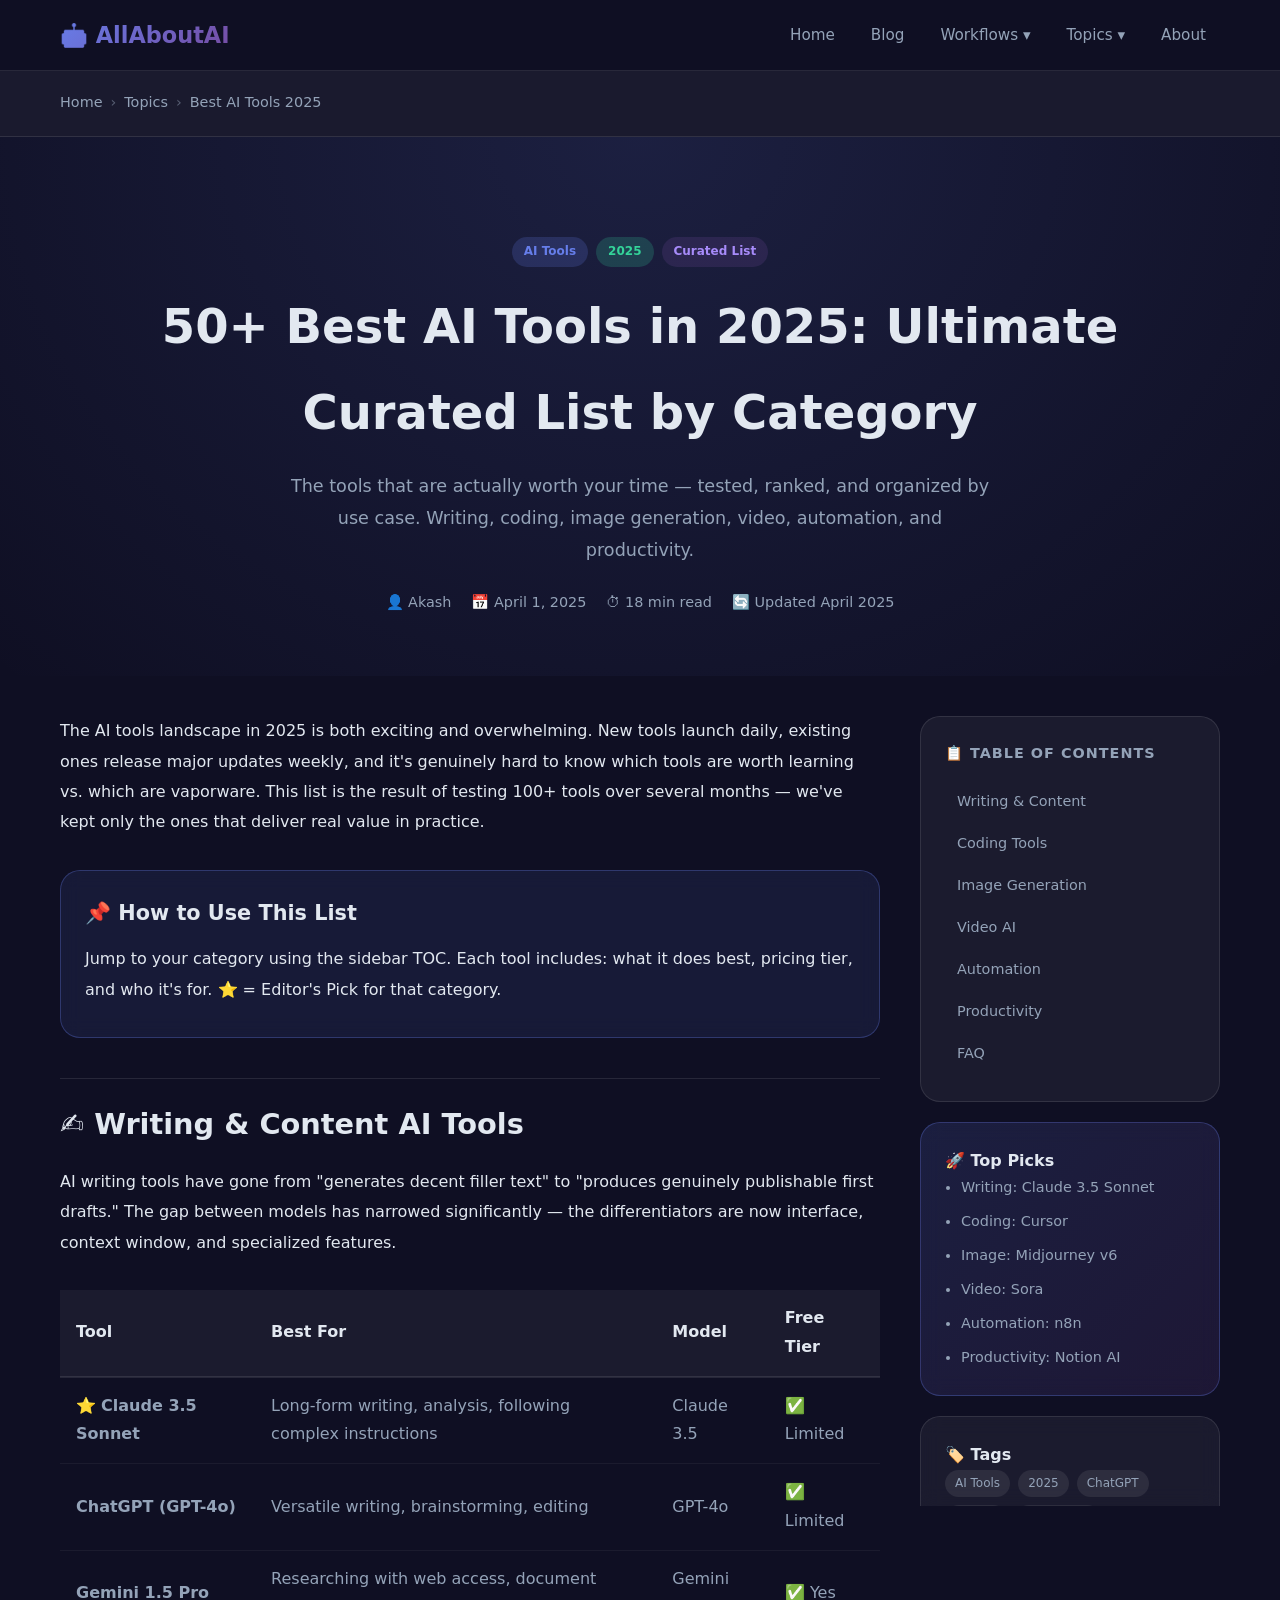
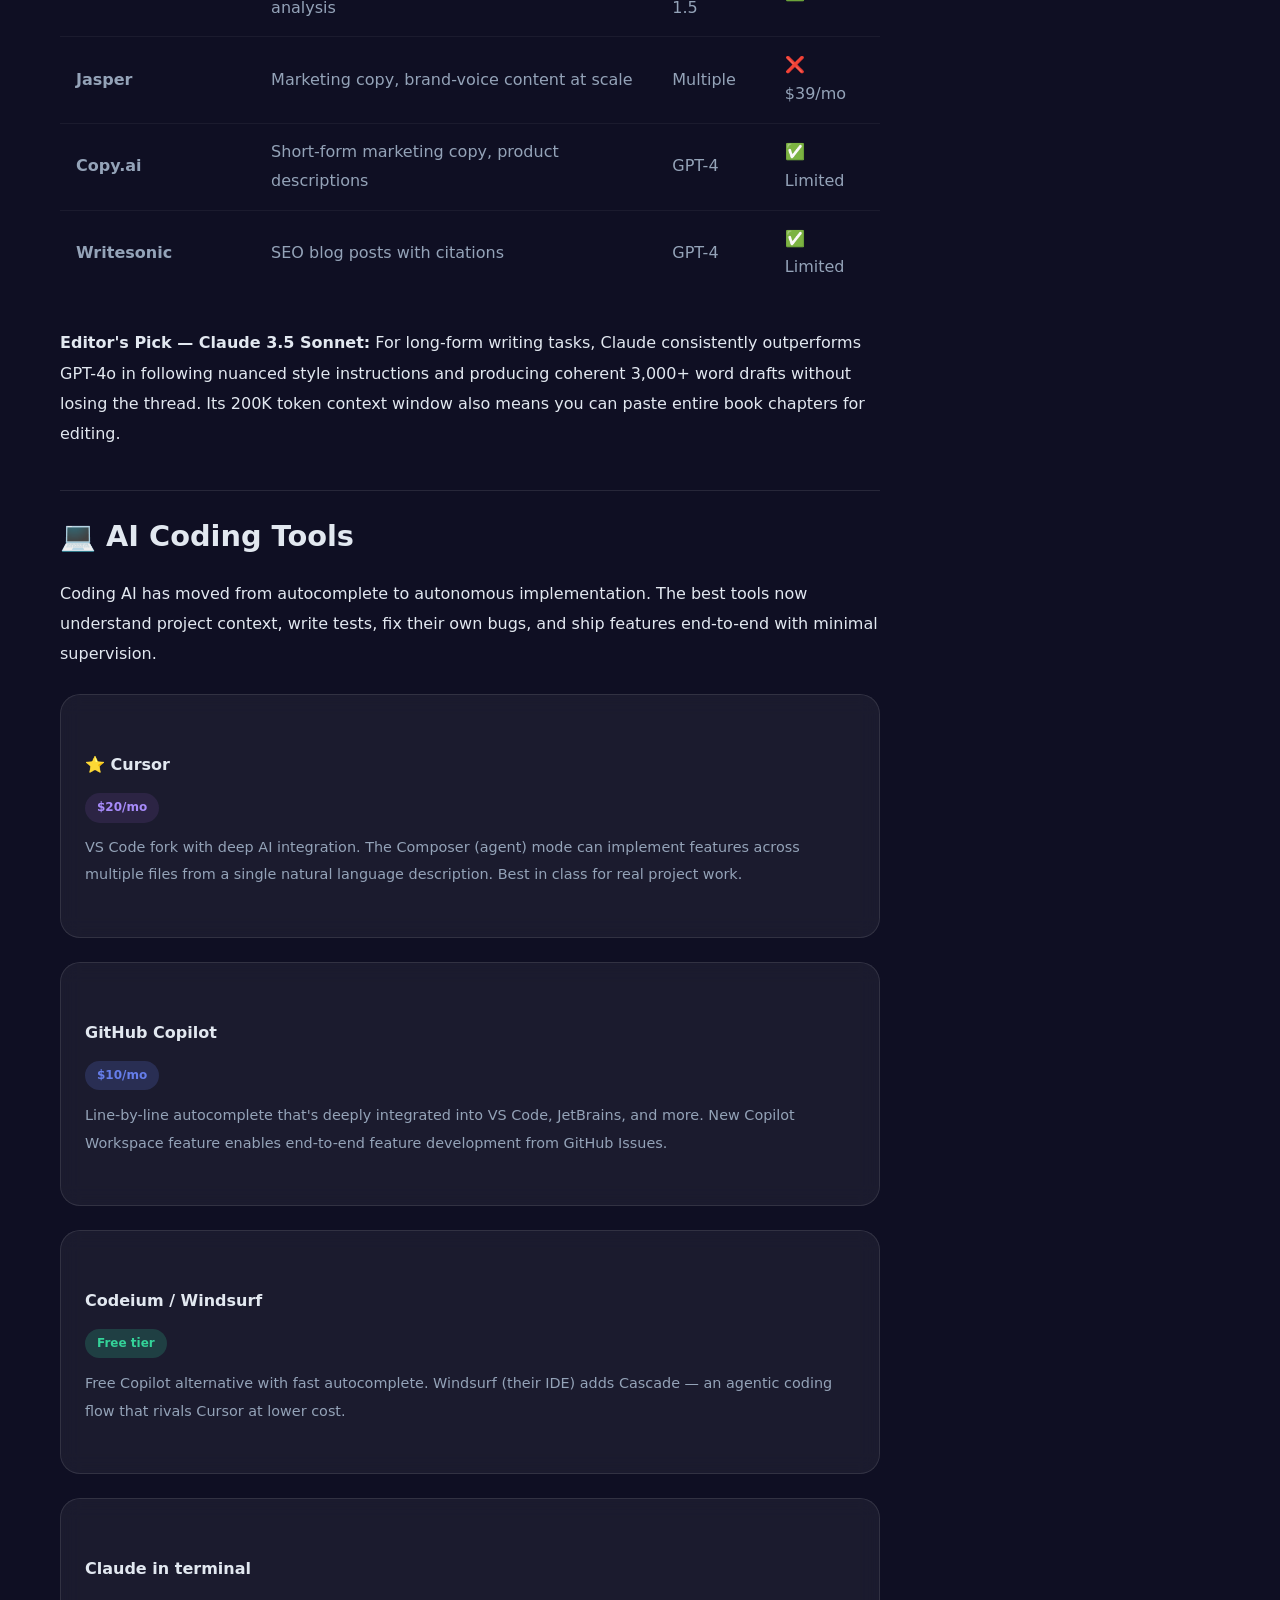
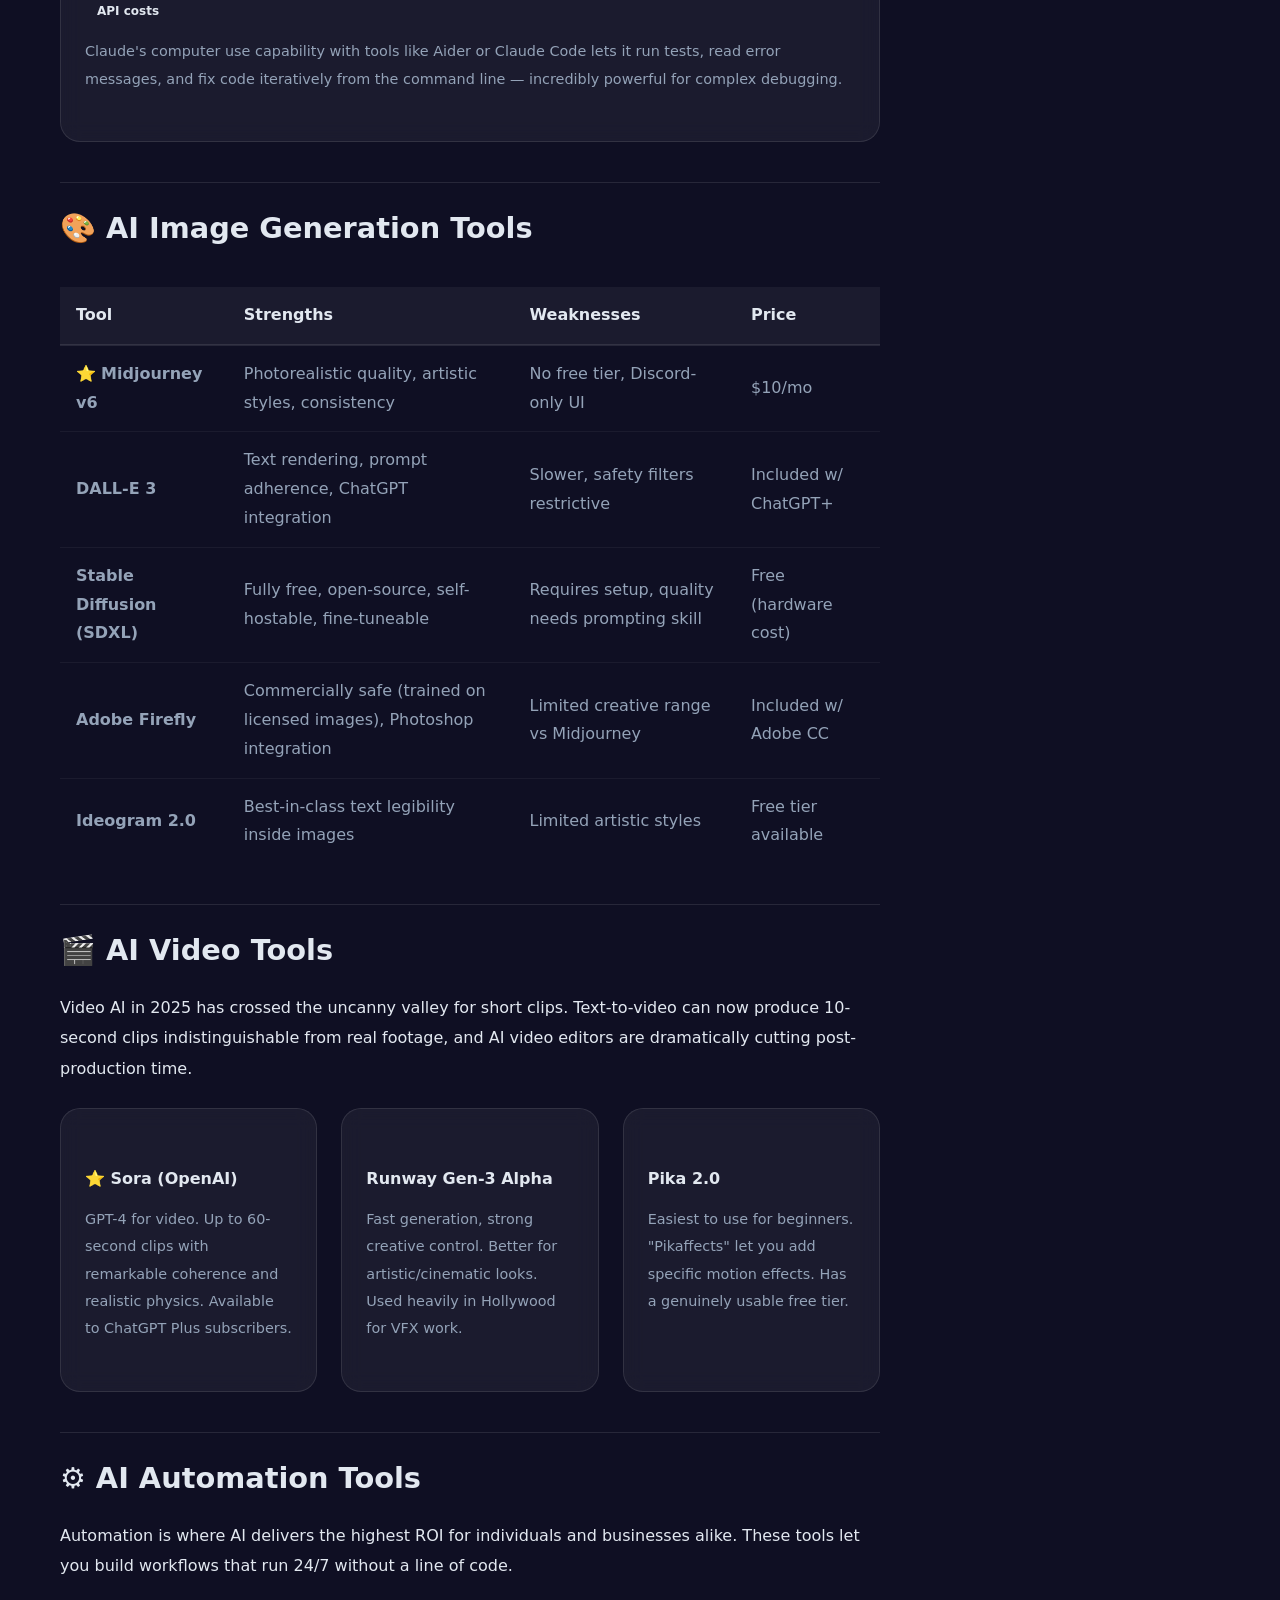
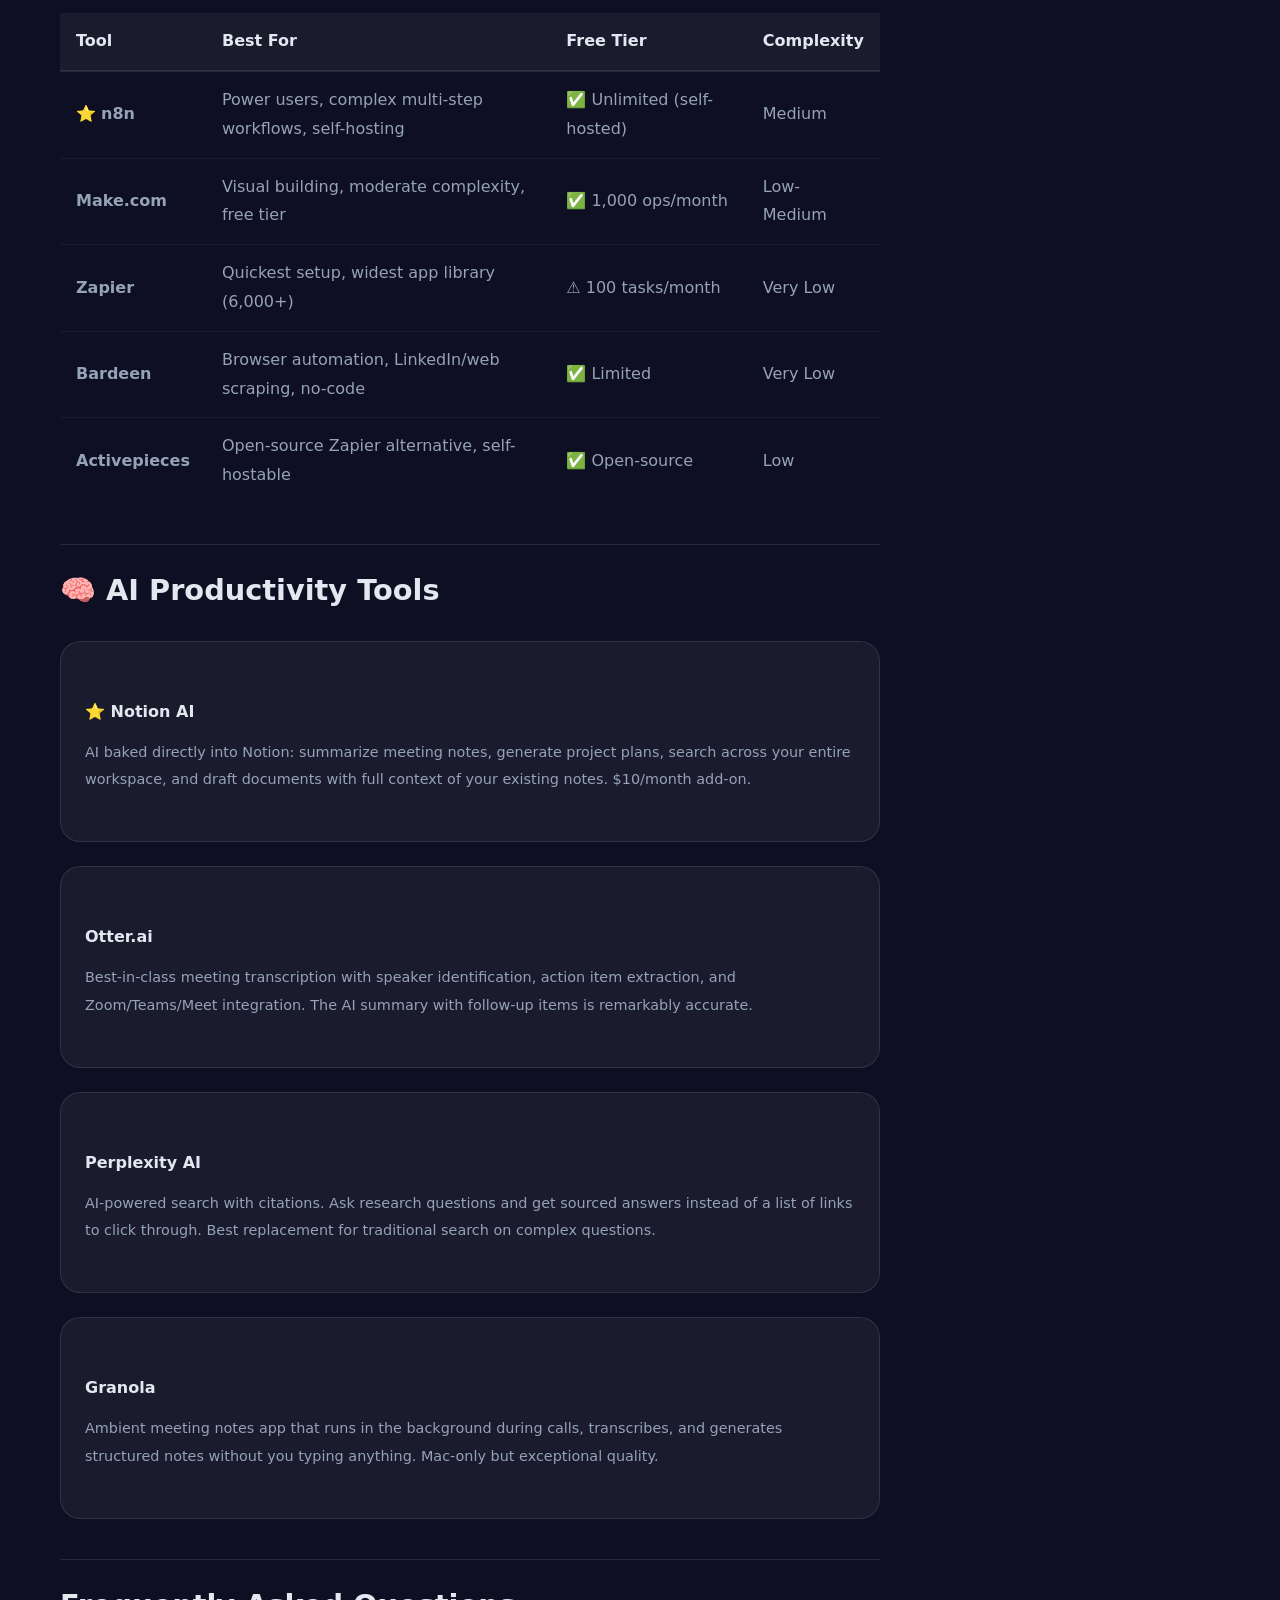
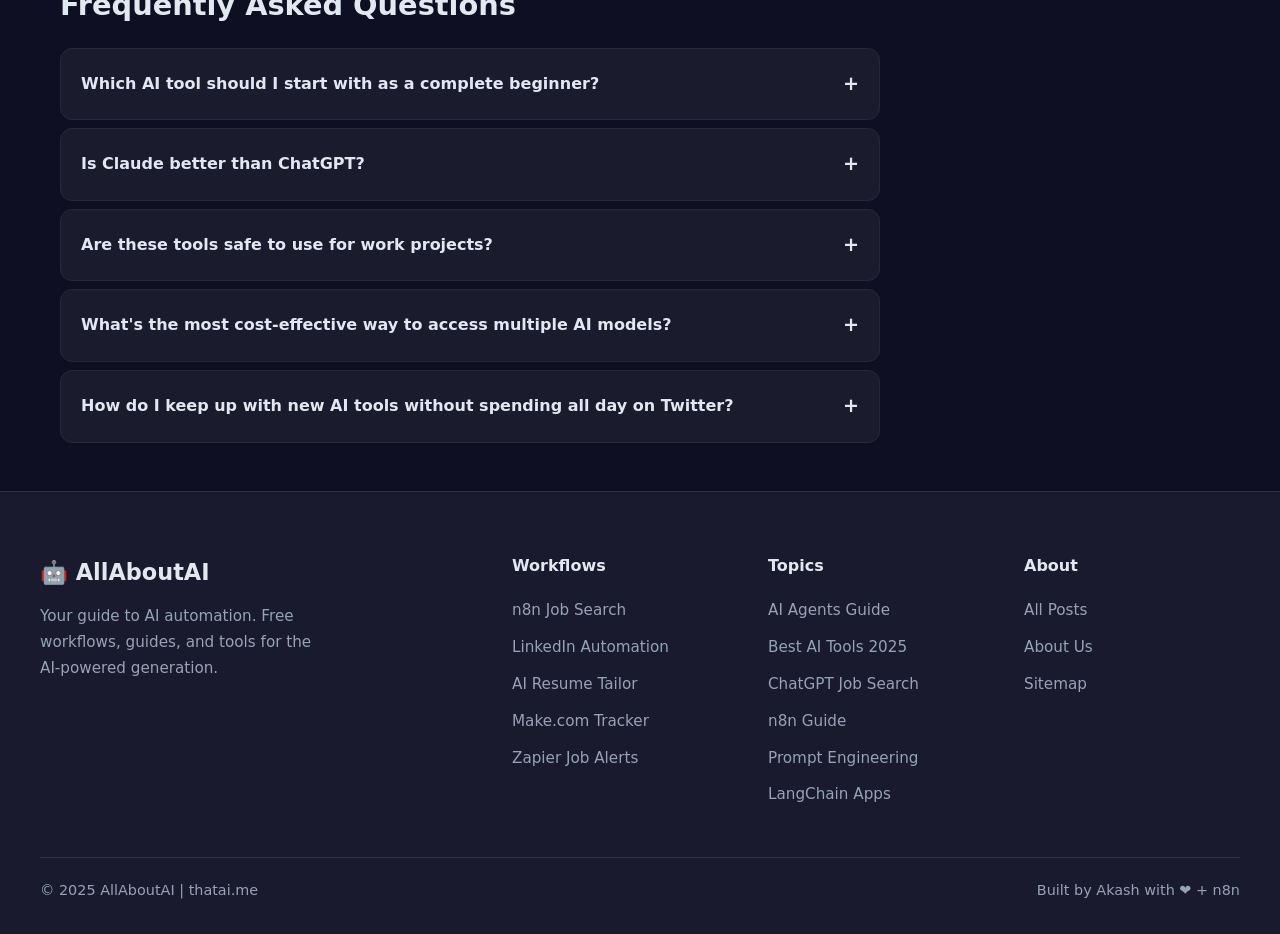
<file: topics/best-ai-tools-2025.html>
<!DOCTYPE html>
<html lang="en">
<head>
  <meta charset="UTF-8">
  <meta name="viewport" content="width=device-width, initial-scale=1.0">
  <meta name="robots" content="index, follow">
  <title>50+ Best AI Tools in 2025: The Ultimate Curated List by Category | AllAboutAI</title>
  <meta name="description" content="The most comprehensive list of the best AI tools in 2025, organized by category: writing, coding, image generation, video, automation, productivity, and more. Tested and curated.">
  <meta name="keywords" content="best AI tools 2025, top AI tools, AI writing tools, AI coding tools, AI image generation, AI automation tools, ChatGPT alternatives, best AI apps 2025">
  <link rel="canonical" href="https://thatai.me/topics/best-ai-tools-2025.html">
  <meta property="og:title" content="50+ Best AI Tools in 2025: The Ultimate Curated List by Category">
  <meta property="og:description" content="The most comprehensive curated list of best AI tools in 2025 by category: writing, coding, image, video, automation, productivity, and more.">
  <meta property="og:image" content="https://thatai.me/n8n.png">
  <meta property="og:url" content="https://thatai.me/topics/best-ai-tools-2025.html">
  <meta property="og:type" content="article">
  <meta property="og:site_name" content="AllAboutAI">
  <meta name="twitter:card" content="summary_large_image">
  <meta name="twitter:title" content="50+ Best AI Tools in 2025 — Ultimate Curated List">
  <meta name="twitter:description" content="Best AI tools for writing, coding, image generation, video, automation, and productivity in 2025. Tested and curated.">
  <meta name="twitter:image" content="https://thatai.me/n8n.png">
  <link rel="stylesheet" href="/css/styles.css">
  <script type="application/ld+json">
  {
    "@context": "https://schema.org",
    "@type": "Article",
    "headline": "50+ Best AI Tools in 2025: The Ultimate Curated List by Category",
    "description": "The most comprehensive list of the best AI tools in 2025, organized by category: writing, coding, image generation, video, automation, productivity, and more.",
    "image": "https://thatai.me/n8n.png",
    "author": { "@type": "Person", "name": "Akash" },
    "publisher": { "@type": "Organization", "name": "AllAboutAI", "url": "https://thatai.me" },
    "datePublished": "2025-04-01",
    "dateModified": "2025-04-01",
    "mainEntityOfPage": { "@type": "WebPage", "@id": "https://thatai.me/topics/best-ai-tools-2025.html" }
  }
  </script>
</head>
<body>
  <div class="progress-bar" id="progressBar"></div>

  <nav class="nav-wrapper">
    <div class="nav-inner">
      <a href="/" class="nav-logo">🤖 AllAboutAI</a>
      <ul class="nav-links">
        <li><a href="/">Home</a></li>
        <li><a href="/blog.html">Blog</a></li>
        <li class="dropdown">
          <a href="#">Workflows ▾</a>
          <div class="dropdown-menu">
            <a href="/workflows/n8n-job-search-automation.html">🔍 n8n Job Search</a>
            <a href="/workflows/linkedin-automation.html">💼 LinkedIn Automation</a>
            <a href="/workflows/ai-resume-tailor.html">📄 AI Resume Tailor</a>
            <a href="/workflows/make-job-tracker.html">📊 Make.com Tracker</a>
            <a href="/workflows/zapier-job-alerts.html">🔔 Zapier Job Alerts</a>
          </div>
        </li>
        <li class="dropdown">
          <a href="#">Topics ▾</a>
          <div class="dropdown-menu">
            <a href="/topics/ai-agents-guide.html">🤖 AI Agents Guide</a>
            <a href="/topics/best-ai-tools-2025.html">🛠️ Best AI Tools 2025</a>
            <a href="/topics/chatgpt-job-search.html">💬 ChatGPT Tips</a>
            <a href="/topics/n8n-beginners-guide.html">📊 n8n Guide</a>
            <a href="/topics/prompt-engineering.html">🎯 Prompt Engineering</a>
            <a href="/topics/langchain-llm-apps.html">🔗 LangChain</a>
          </div>
        </li>
        <li><a href="/blog.html#about">About</a></li>
      </ul>
      <button class="hamburger" id="hamburger" aria-label="Menu">
        <span></span><span></span><span></span>
      </button>
    </div>
  </nav>
  <div class="mobile-menu" id="mobileMenu">
    <a href="/">Home</a>
    <a href="/blog.html">Blog</a>
    <a href="/workflows/n8n-job-search-automation.html">🔍 n8n Job Search</a>
    <a href="/workflows/linkedin-automation.html">💼 LinkedIn Automation</a>
    <a href="/workflows/ai-resume-tailor.html">📄 AI Resume Tailor</a>
    <a href="/workflows/make-job-tracker.html">📊 Make.com Tracker</a>
    <a href="/workflows/zapier-job-alerts.html">🔔 Zapier Job Alerts</a>
    <a href="/topics/ai-agents-guide.html">🤖 AI Agents Guide</a>
    <a href="/topics/best-ai-tools-2025.html">🛠️ Best AI Tools</a>
    <a href="/topics/chatgpt-job-search.html">💬 ChatGPT Tips</a>
    <a href="/topics/n8n-beginners-guide.html">📊 n8n Guide</a>
    <a href="/topics/prompt-engineering.html">🎯 Prompts</a>
    <a href="/topics/langchain-llm-apps.html">🔗 LangChain</a>
  </div>

  <main>
    <div style="background:var(--bg2);border-bottom:1px solid var(--card-border);padding-top:70px;">
      <div class="container">
        <nav class="breadcrumb">
          <a href="/">Home</a><span class="breadcrumb-sep">›</span>
          <a href="/blog.html">Topics</a><span class="breadcrumb-sep">›</span>
          <span>Best AI Tools 2025</span>
        </nav>
      </div>
    </div>

    <section class="page-hero">
      <div class="container">
        <div style="display:flex;gap:8px;justify-content:center;flex-wrap:wrap;margin-bottom:1rem;">
          <span class="badge badge-primary">AI Tools</span>
          <span class="badge badge-green">2025</span>
          <span class="badge badge-purple">Curated List</span>
        </div>
        <h1>50+ Best AI Tools in 2025: Ultimate Curated List by Category</h1>
        <p>The tools that are actually worth your time — tested, ranked, and organized by use case. Writing, coding, image generation, video, automation, and productivity.</p>
        <div style="display:flex;gap:20px;justify-content:center;flex-wrap:wrap;margin-top:1.5rem;font-size:0.9rem;color:var(--muted);">
          <span>👤 Akash</span>
          <span>📅 April 1, 2025</span>
          <span>⏱ 18 min read</span>
          <span>🔄 Updated April 2025</span>
        </div>
      </div>
    </section>

    <div class="article-wrapper">
      <article class="article-content">

        <p>The AI tools landscape in 2025 is both exciting and overwhelming. New tools launch daily, existing ones release major updates weekly, and it's genuinely hard to know which tools are worth learning vs. which are vaporware. This list is the result of testing 100+ tools over several months — we've kept only the ones that deliver real value in practice.</p>

        <div class="card" style="margin:2rem 0;background:rgba(102,126,234,0.1);border-color:rgba(102,126,234,0.3);">
          <h3 style="margin-top:0;">📌 How to Use This List</h3>
          <p style="margin-bottom:0.5rem;">Jump to your category using the sidebar TOC. Each tool includes: what it does best, pricing tier, and who it's for. ⭐ = Editor's Pick for that category.</p>
        </div>

        <h2 id="writing">✍️ Writing &amp; Content AI Tools</h2>
        <p>AI writing tools have gone from "generates decent filler text" to "produces genuinely publishable first drafts." The gap between models has narrowed significantly — the differentiators are now interface, context window, and specialized features.</p>

        <table class="compare-table">
          <thead>
            <tr><th>Tool</th><th>Best For</th><th>Model</th><th>Free Tier</th></tr>
          </thead>
          <tbody>
            <tr><td>⭐ <strong>Claude 3.5 Sonnet</strong></td><td>Long-form writing, analysis, following complex instructions</td><td>Claude 3.5</td><td>✅ Limited</td></tr>
            <tr><td><strong>ChatGPT (GPT-4o)</strong></td><td>Versatile writing, brainstorming, editing</td><td>GPT-4o</td><td>✅ Limited</td></tr>
            <tr><td><strong>Gemini 1.5 Pro</strong></td><td>Researching with web access, document analysis</td><td>Gemini 1.5</td><td>✅ Yes</td></tr>
            <tr><td><strong>Jasper</strong></td><td>Marketing copy, brand-voice content at scale</td><td>Multiple</td><td>❌ $39/mo</td></tr>
            <tr><td><strong>Copy.ai</strong></td><td>Short-form marketing copy, product descriptions</td><td>GPT-4</td><td>✅ Limited</td></tr>
            <tr><td><strong>Writesonic</strong></td><td>SEO blog posts with citations</td><td>GPT-4</td><td>✅ Limited</td></tr>
          </tbody>
        </table>

        <p><strong>Editor's Pick — Claude 3.5 Sonnet:</strong> For long-form writing tasks, Claude consistently outperforms GPT-4o in following nuanced style instructions and producing coherent 3,000+ word drafts without losing the thread. Its 200K token context window also means you can paste entire book chapters for editing.</p>

        <h2 id="coding">💻 AI Coding Tools</h2>
        <p>Coding AI has moved from autocomplete to autonomous implementation. The best tools now understand project context, write tests, fix their own bugs, and ship features end-to-end with minimal supervision.</p>

        <div class="card-grid" style="margin:1.5rem 0;">
          <div class="card" data-animate>
            <h3 style="font-size:1rem;">⭐ Cursor</h3>
            <span class="badge badge-purple" style="margin-bottom:0.75rem;">$20/mo</span>
            <p style="color:var(--muted);font-size:0.9rem;">VS Code fork with deep AI integration. The Composer (agent) mode can implement features across multiple files from a single natural language description. Best in class for real project work.</p>
          </div>
          <div class="card" data-animate>
            <h3 style="font-size:1rem;">GitHub Copilot</h3>
            <span class="badge badge-primary" style="margin-bottom:0.75rem;">$10/mo</span>
            <p style="color:var(--muted);font-size:0.9rem;">Line-by-line autocomplete that's deeply integrated into VS Code, JetBrains, and more. New Copilot Workspace feature enables end-to-end feature development from GitHub Issues.</p>
          </div>
          <div class="card" data-animate>
            <h3 style="font-size:1rem;">Codeium / Windsurf</h3>
            <span class="badge badge-green" style="margin-bottom:0.75rem;">Free tier</span>
            <p style="color:var(--muted);font-size:0.9rem;">Free Copilot alternative with fast autocomplete. Windsurf (their IDE) adds Cascade — an agentic coding flow that rivals Cursor at lower cost.</p>
          </div>
          <div class="card" data-animate>
            <h3 style="font-size:1rem;">Claude in terminal</h3>
            <span class="badge badge-orange" style="margin-bottom:0.75rem;">API costs</span>
            <p style="color:var(--muted);font-size:0.9rem;">Claude's computer use capability with tools like Aider or Claude Code lets it run tests, read error messages, and fix code iteratively from the command line — incredibly powerful for complex debugging.</p>
          </div>
        </div>

        <h2 id="image">🎨 AI Image Generation Tools</h2>
        <table class="compare-table">
          <thead>
            <tr><th>Tool</th><th>Strengths</th><th>Weaknesses</th><th>Price</th></tr>
          </thead>
          <tbody>
            <tr><td>⭐ <strong>Midjourney v6</strong></td><td>Photorealistic quality, artistic styles, consistency</td><td>No free tier, Discord-only UI</td><td>$10/mo</td></tr>
            <tr><td><strong>DALL-E 3</strong></td><td>Text rendering, prompt adherence, ChatGPT integration</td><td>Slower, safety filters restrictive</td><td>Included w/ ChatGPT+</td></tr>
            <tr><td><strong>Stable Diffusion (SDXL)</strong></td><td>Fully free, open-source, self-hostable, fine-tuneable</td><td>Requires setup, quality needs prompting skill</td><td>Free (hardware cost)</td></tr>
            <tr><td><strong>Adobe Firefly</strong></td><td>Commercially safe (trained on licensed images), Photoshop integration</td><td>Limited creative range vs Midjourney</td><td>Included w/ Adobe CC</td></tr>
            <tr><td><strong>Ideogram 2.0</strong></td><td>Best-in-class text legibility inside images</td><td>Limited artistic styles</td><td>Free tier available</td></tr>
          </tbody>
        </table>

        <h2 id="video">🎬 AI Video Tools</h2>
        <p>Video AI in 2025 has crossed the uncanny valley for short clips. Text-to-video can now produce 10-second clips indistinguishable from real footage, and AI video editors are dramatically cutting post-production time.</p>
        <div class="card-grid card-grid-3" style="margin:1.5rem 0;">
          <div class="card" data-animate>
            <h3 style="font-size:1rem;">⭐ Sora (OpenAI)</h3>
            <p style="color:var(--muted);font-size:0.9rem;">GPT-4 for video. Up to 60-second clips with remarkable coherence and realistic physics. Available to ChatGPT Plus subscribers.</p>
          </div>
          <div class="card" data-animate>
            <h3 style="font-size:1rem;">Runway Gen-3 Alpha</h3>
            <p style="color:var(--muted);font-size:0.9rem;">Fast generation, strong creative control. Better for artistic/cinematic looks. Used heavily in Hollywood for VFX work.</p>
          </div>
          <div class="card" data-animate>
            <h3 style="font-size:1rem;">Pika 2.0</h3>
            <p style="color:var(--muted);font-size:0.9rem;">Easiest to use for beginners. "Pikaffects" let you add specific motion effects. Has a genuinely usable free tier.</p>
          </div>
        </div>

        <h2 id="automation">⚙️ AI Automation Tools</h2>
        <p>Automation is where AI delivers the highest ROI for individuals and businesses alike. These tools let you build workflows that run 24/7 without a line of code.</p>
        <table class="compare-table">
          <thead>
            <tr><th>Tool</th><th>Best For</th><th>Free Tier</th><th>Complexity</th></tr>
          </thead>
          <tbody>
            <tr><td>⭐ <strong>n8n</strong></td><td>Power users, complex multi-step workflows, self-hosting</td><td>✅ Unlimited (self-hosted)</td><td>Medium</td></tr>
            <tr><td><strong>Make.com</strong></td><td>Visual building, moderate complexity, free tier</td><td>✅ 1,000 ops/month</td><td>Low-Medium</td></tr>
            <tr><td><strong>Zapier</strong></td><td>Quickest setup, widest app library (6,000+)</td><td>⚠️ 100 tasks/month</td><td>Very Low</td></tr>
            <tr><td><strong>Bardeen</strong></td><td>Browser automation, LinkedIn/web scraping, no-code</td><td>✅ Limited</td><td>Very Low</td></tr>
            <tr><td><strong>Activepieces</strong></td><td>Open-source Zapier alternative, self-hostable</td><td>✅ Open-source</td><td>Low</td></tr>
          </tbody>
        </table>

        <h2 id="productivity">🧠 AI Productivity Tools</h2>
        <div class="card-grid" style="margin:1.5rem 0;">
          <div class="card" data-animate>
            <h3 style="font-size:1rem;">⭐ Notion AI</h3>
            <p style="color:var(--muted);font-size:0.9rem;">AI baked directly into Notion: summarize meeting notes, generate project plans, search across your entire workspace, and draft documents with full context of your existing notes. $10/month add-on.</p>
          </div>
          <div class="card" data-animate>
            <h3 style="font-size:1rem;">Otter.ai</h3>
            <p style="color:var(--muted);font-size:0.9rem;">Best-in-class meeting transcription with speaker identification, action item extraction, and Zoom/Teams/Meet integration. The AI summary with follow-up items is remarkably accurate.</p>
          </div>
          <div class="card" data-animate>
            <h3 style="font-size:1rem;">Perplexity AI</h3>
            <p style="color:var(--muted);font-size:0.9rem;">AI-powered search with citations. Ask research questions and get sourced answers instead of a list of links to click through. Best replacement for traditional search on complex questions.</p>
          </div>
          <div class="card" data-animate>
            <h3 style="font-size:1rem;">Granola</h3>
            <p style="color:var(--muted);font-size:0.9rem;">Ambient meeting notes app that runs in the background during calls, transcribes, and generates structured notes without you typing anything. Mac-only but exceptional quality.</p>
          </div>
        </div>

        <h2 id="faq">Frequently Asked Questions</h2>
        <div class="faq-item">
          <div class="faq-question">Which AI tool should I start with as a complete beginner? <span class="faq-icon">+</span></div>
          <div class="faq-answer">Start with ChatGPT (free tier). It's the most versatile, has the most tutorials, and covers writing, coding, research, and brainstorming in one place. Once you understand prompting basics, branch out to specialized tools: Cursor for coding, Midjourney for images, n8n for automation. Don't try to learn everything at once — pick one use case and go deep.</div>
        </div>
        <div class="faq-item">
          <div class="faq-question">Is Claude better than ChatGPT? <span class="faq-icon">+</span></div>
          <div class="faq-answer">It depends on the task. Claude 3.5 Sonnet generally outperforms GPT-4o for: long-form writing, complex instruction following, coding tasks, and nuanced analysis. GPT-4o is better for: image understanding, browsing with web search, plugin integrations, and real-time voice conversation. For most writing and analysis tasks, Claude is our recommendation — but the gap is small and both are excellent.</div>
        </div>
        <div class="faq-item">
          <div class="faq-question">Are these tools safe to use for work projects? <span class="faq-icon">+</span></div>
          <div class="faq-answer">Consumer tiers of most AI tools (ChatGPT, Claude, Gemini) do use your conversations for model training by default — you should opt out in settings or use API/enterprise tiers for sensitive work. Enterprise tiers of all major tools (ChatGPT Team/Enterprise, Claude for Work, Google Workspace AI) explicitly commit to not training on your data and offer stronger data privacy guarantees. Never paste truly sensitive data (credentials, PII, trade secrets) into any AI tool.</div>
        </div>
        <div class="faq-item">
          <div class="faq-question">What's the most cost-effective way to access multiple AI models? <span class="faq-icon">+</span></div>
          <div class="faq-answer">Use a multi-model interface like <strong>OpenRouter</strong> (API access to 100+ models with pay-as-you-go pricing) or <strong>Poe</strong> (subscription that gives you access to GPT-4, Claude, Gemini, and more in one interface for $20/month). This is dramatically cheaper than separate subscriptions to ChatGPT Plus ($20), Claude Pro ($20), and Gemini Advanced ($20).</div>
        </div>
        <div class="faq-item">
          <div class="faq-question">How do I keep up with new AI tools without spending all day on Twitter? <span class="faq-icon">+</span></div>
          <div class="faq-answer">Subscribe to 2-3 curated newsletters instead of following every AI account: <strong>The Rundown AI</strong> (daily 5-minute digest), <strong>TLDR AI</strong> (technical but scannable), and <strong>Ben's Bites</strong> (tools-focused). Set a weekly 30-minute "AI update" time block to review them rather than checking constantly. Most "new" tools don't need your attention until they've been around for 3-6 months and have proven staying power.</div>
        </div>

      </article>

      <aside class="sidebar">
        <div class="toc">
          <h3>📋 Table of Contents</h3>
          <ul>
            <li><a href="#writing">Writing &amp; Content</a></li>
            <li><a href="#coding">Coding Tools</a></li>
            <li><a href="#image">Image Generation</a></li>
            <li><a href="#video">Video AI</a></li>
            <li><a href="#automation">Automation</a></li>
            <li><a href="#productivity">Productivity</a></li>
            <li><a href="#faq">FAQ</a></li>
          </ul>
        </div>
        <div class="card" style="margin-top:20px;background:linear-gradient(135deg,rgba(102,126,234,0.15),rgba(118,75,162,0.15));border-color:rgba(102,126,234,0.3);">
          <h4 style="margin-top:0;">🚀 Top Picks</h4>
          <ul style="padding-left:1rem;color:var(--muted);font-size:0.9rem;">
            <li style="margin-bottom:0.5rem;">Writing: Claude 3.5 Sonnet</li>
            <li style="margin-bottom:0.5rem;">Coding: Cursor</li>
            <li style="margin-bottom:0.5rem;">Image: Midjourney v6</li>
            <li style="margin-bottom:0.5rem;">Video: Sora</li>
            <li style="margin-bottom:0.5rem;">Automation: n8n</li>
            <li>Productivity: Notion AI</li>
          </ul>
        </div>
        <div class="card" style="margin-top:20px;">
          <h4 style="margin-top:0;">🏷️ Tags</h4>
          <div style="display:flex;flex-wrap:wrap;gap:8px;">
            <span class="tag">AI Tools</span>
            <span class="tag">2025</span>
            <span class="tag">ChatGPT</span>
            <span class="tag">Claude</span>
            <span class="tag">Midjourney</span>
            <span class="tag">Automation</span>
          </div>
        </div>
      </aside>
    </div>
  </main>

  <footer class="footer">
    <div class="footer-grid">
      <div>
        <div style="font-size:1.4rem;font-weight:800;margin-bottom:0.75rem;">🤖 AllAboutAI</div>
        <p style="color:var(--muted);font-size:0.95rem;line-height:1.7;max-width:280px;">Your guide to AI automation. Free workflows, guides, and tools for the AI-powered generation.</p>
      </div>
      <div>
        <h4>Workflows</h4>
        <ul>
          <li><a href="/workflows/n8n-job-search-automation.html">n8n Job Search</a></li>
          <li><a href="/workflows/linkedin-automation.html">LinkedIn Automation</a></li>
          <li><a href="/workflows/ai-resume-tailor.html">AI Resume Tailor</a></li>
          <li><a href="/workflows/make-job-tracker.html">Make.com Tracker</a></li>
          <li><a href="/workflows/zapier-job-alerts.html">Zapier Job Alerts</a></li>
        </ul>
      </div>
      <div>
        <h4>Topics</h4>
        <ul>
          <li><a href="/topics/ai-agents-guide.html">AI Agents Guide</a></li>
          <li><a href="/topics/best-ai-tools-2025.html">Best AI Tools 2025</a></li>
          <li><a href="/topics/chatgpt-job-search.html">ChatGPT Job Search</a></li>
          <li><a href="/topics/n8n-beginners-guide.html">n8n Guide</a></li>
          <li><a href="/topics/prompt-engineering.html">Prompt Engineering</a></li>
          <li><a href="/topics/langchain-llm-apps.html">LangChain Apps</a></li>
        </ul>
      </div>
      <div>
        <h4>About</h4>
        <ul>
          <li><a href="/blog.html">All Posts</a></li>
          <li><a href="/blog.html#about">About Us</a></li>
          <li><a href="/sitemap.xml">Sitemap</a></li>
        </ul>
      </div>
    </div>
    <div class="footer-bottom">
      <span>© 2025 AllAboutAI | thatai.me</span>
      <span>Built by Akash with ❤️ + n8n</span>
    </div>
  </footer>

  <script>
    window.addEventListener('scroll', () => {
      const bar = document.getElementById('progressBar');
      if(bar) bar.style.width = (window.scrollY / (document.body.scrollHeight - window.innerHeight) * 100) + '%';
    });
    const hamburger = document.getElementById('hamburger');
    const mobileMenu = document.getElementById('mobileMenu');
    if(hamburger) hamburger.addEventListener('click', () => mobileMenu.classList.toggle('open'));
    document.querySelectorAll('.faq-question').forEach(q => {
      q.addEventListener('click', () => {
        const answer = q.nextElementSibling;
        const icon = q.querySelector('.faq-icon');
        answer.classList.toggle('open');
        if(icon) icon.classList.toggle('open');
      });
    });
    const observer = new IntersectionObserver(entries => {
      entries.forEach(e => { if(e.isIntersecting) e.target.classList.add('visible'); });
    }, {threshold: 0.1});
    document.querySelectorAll('[data-animate]').forEach(el => observer.observe(el));
    const tocLinks = document.querySelectorAll('.toc a');
    const sections = document.querySelectorAll('h2[id], h3[id]');
    window.addEventListener('scroll', () => {
      let current = '';
      sections.forEach(s => { if(window.scrollY >= s.offsetTop - 120) current = s.id; });
      tocLinks.forEach(a => { a.classList.toggle('active', a.getAttribute('href') === '#' + current); });
    });
  </script>
</body>
</html>
</file>
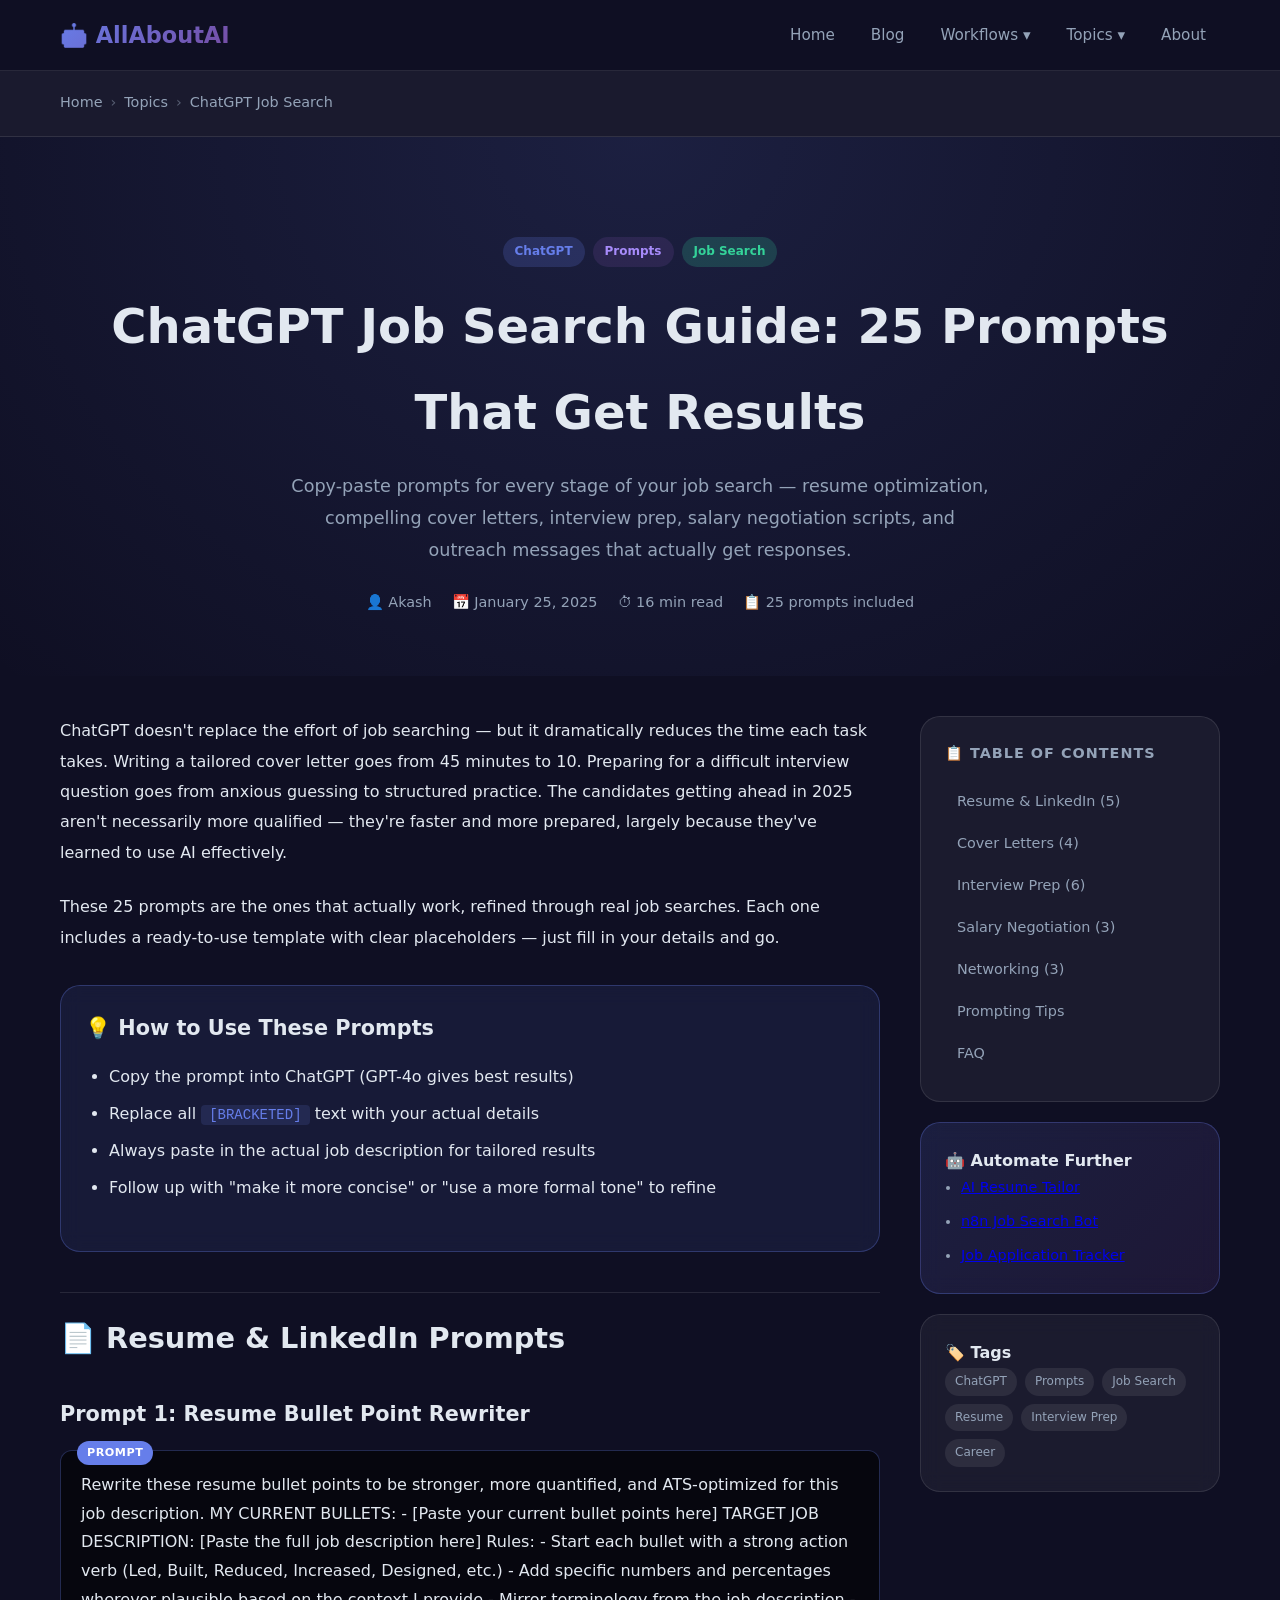
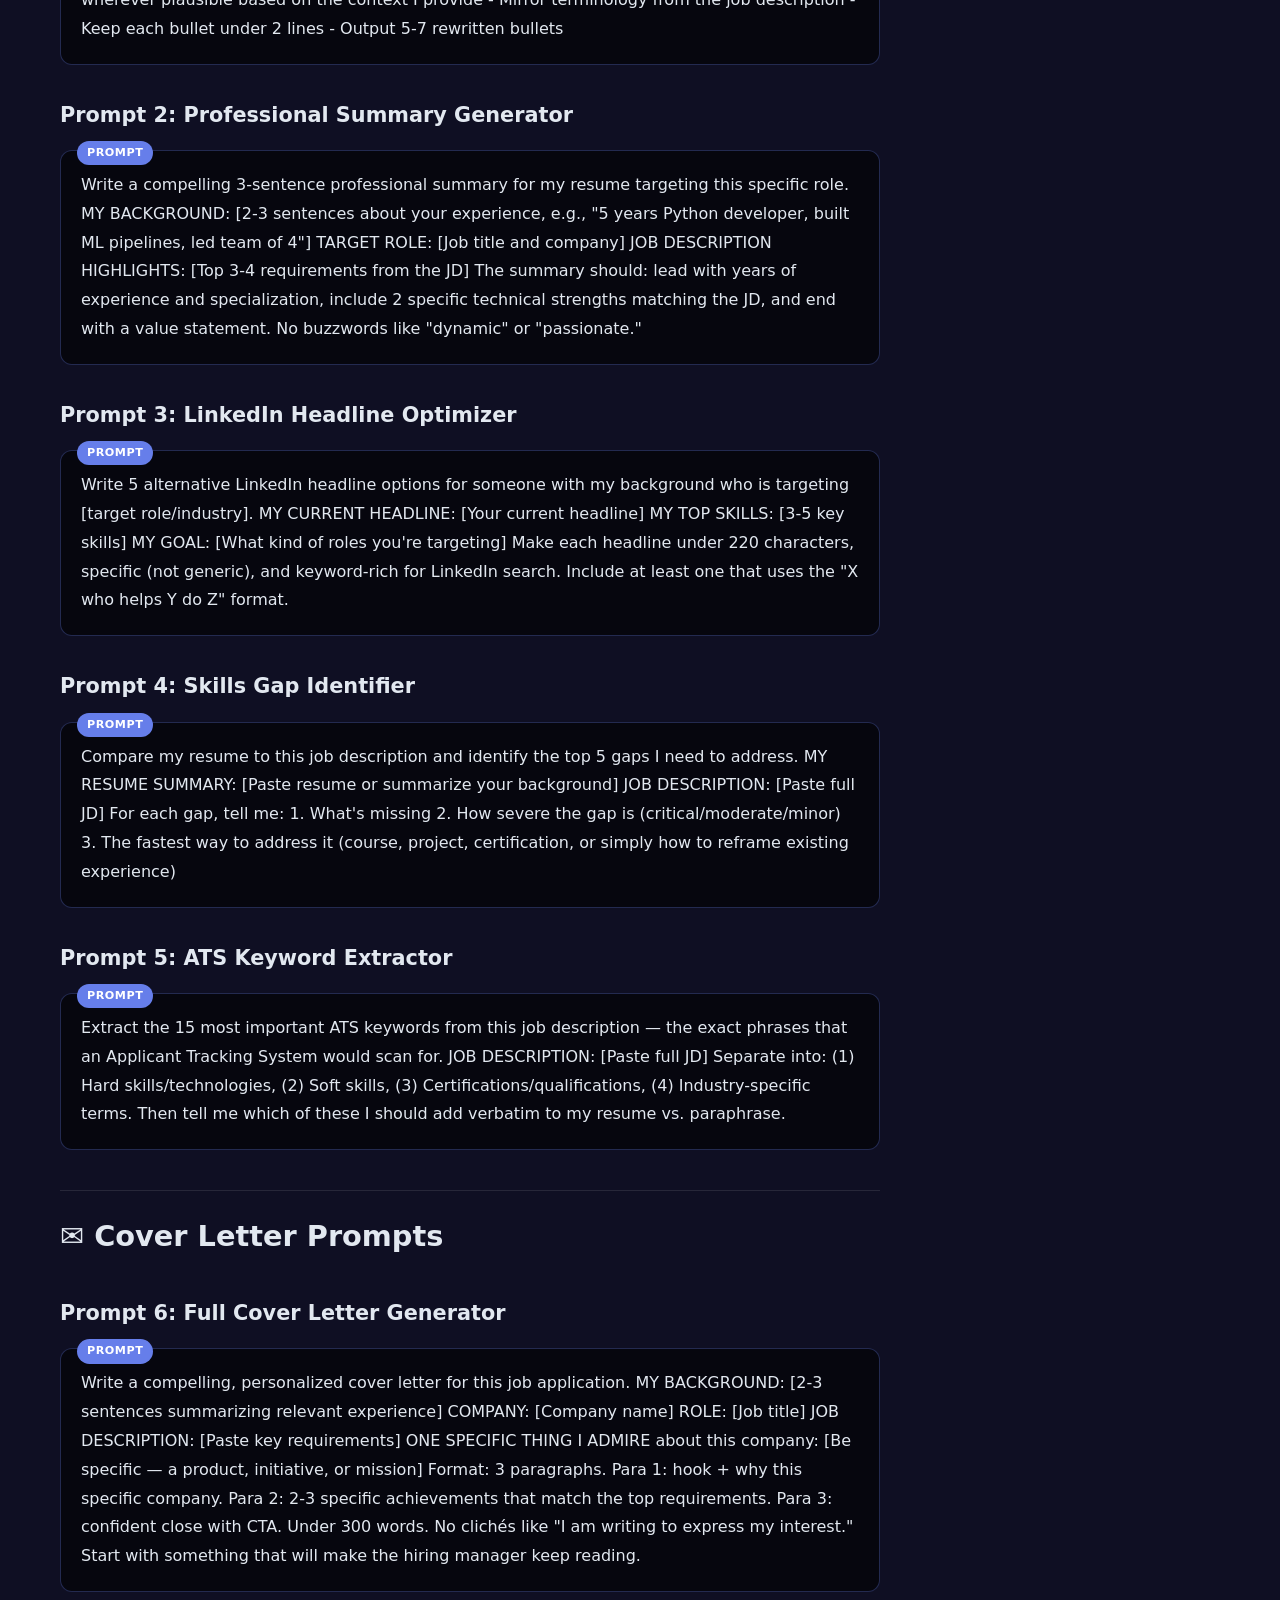
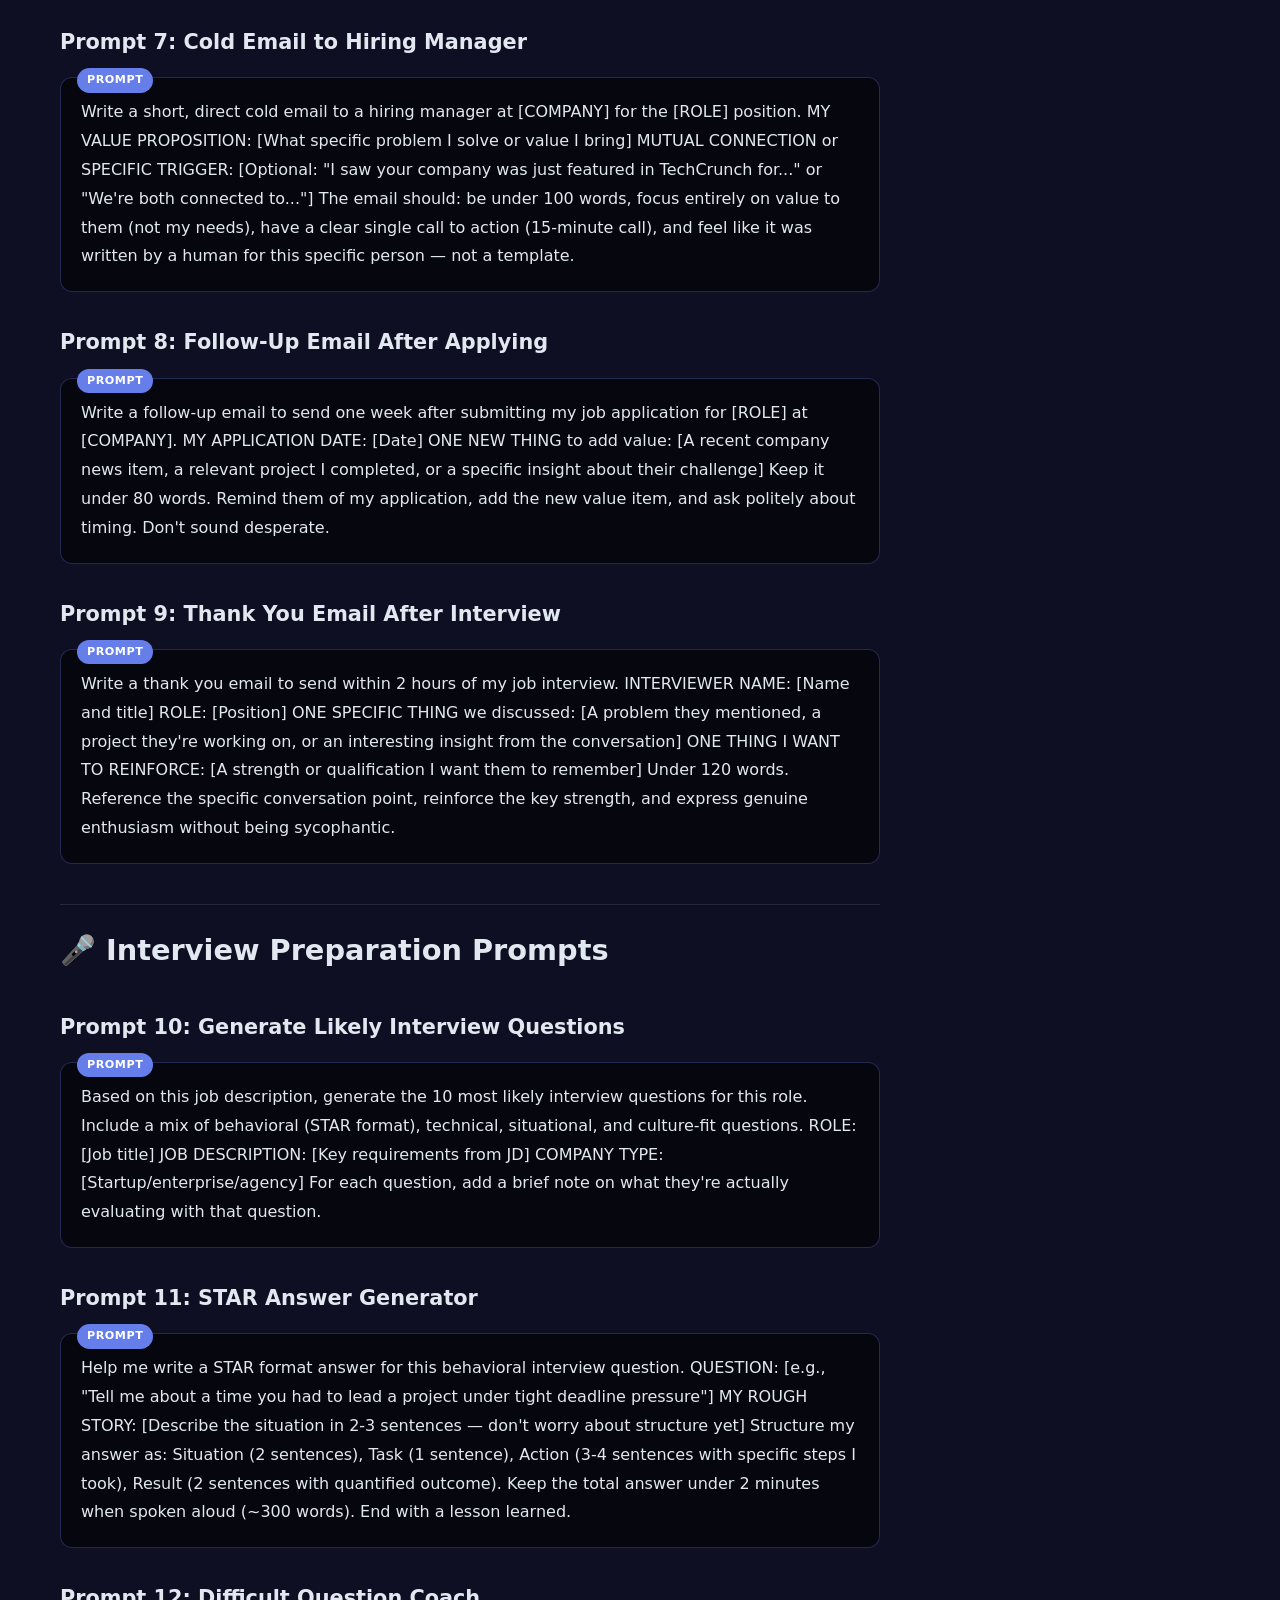
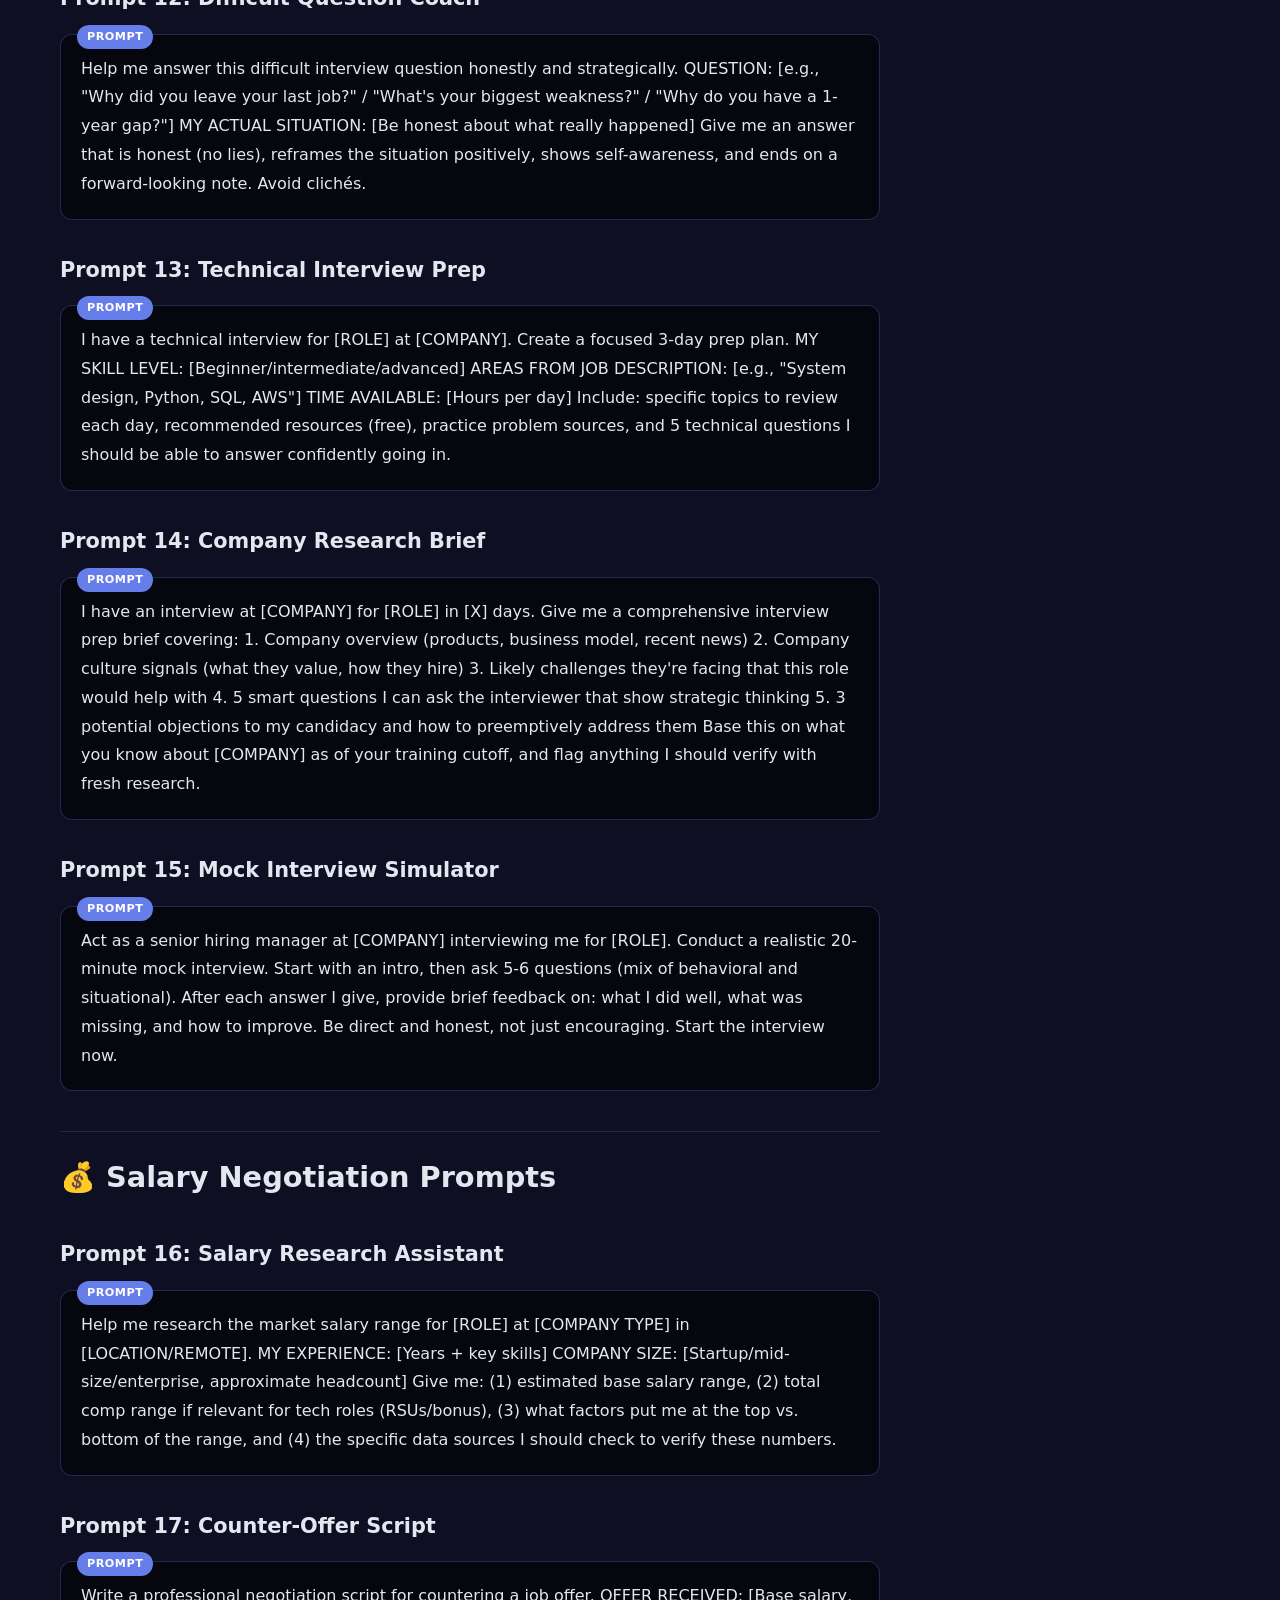
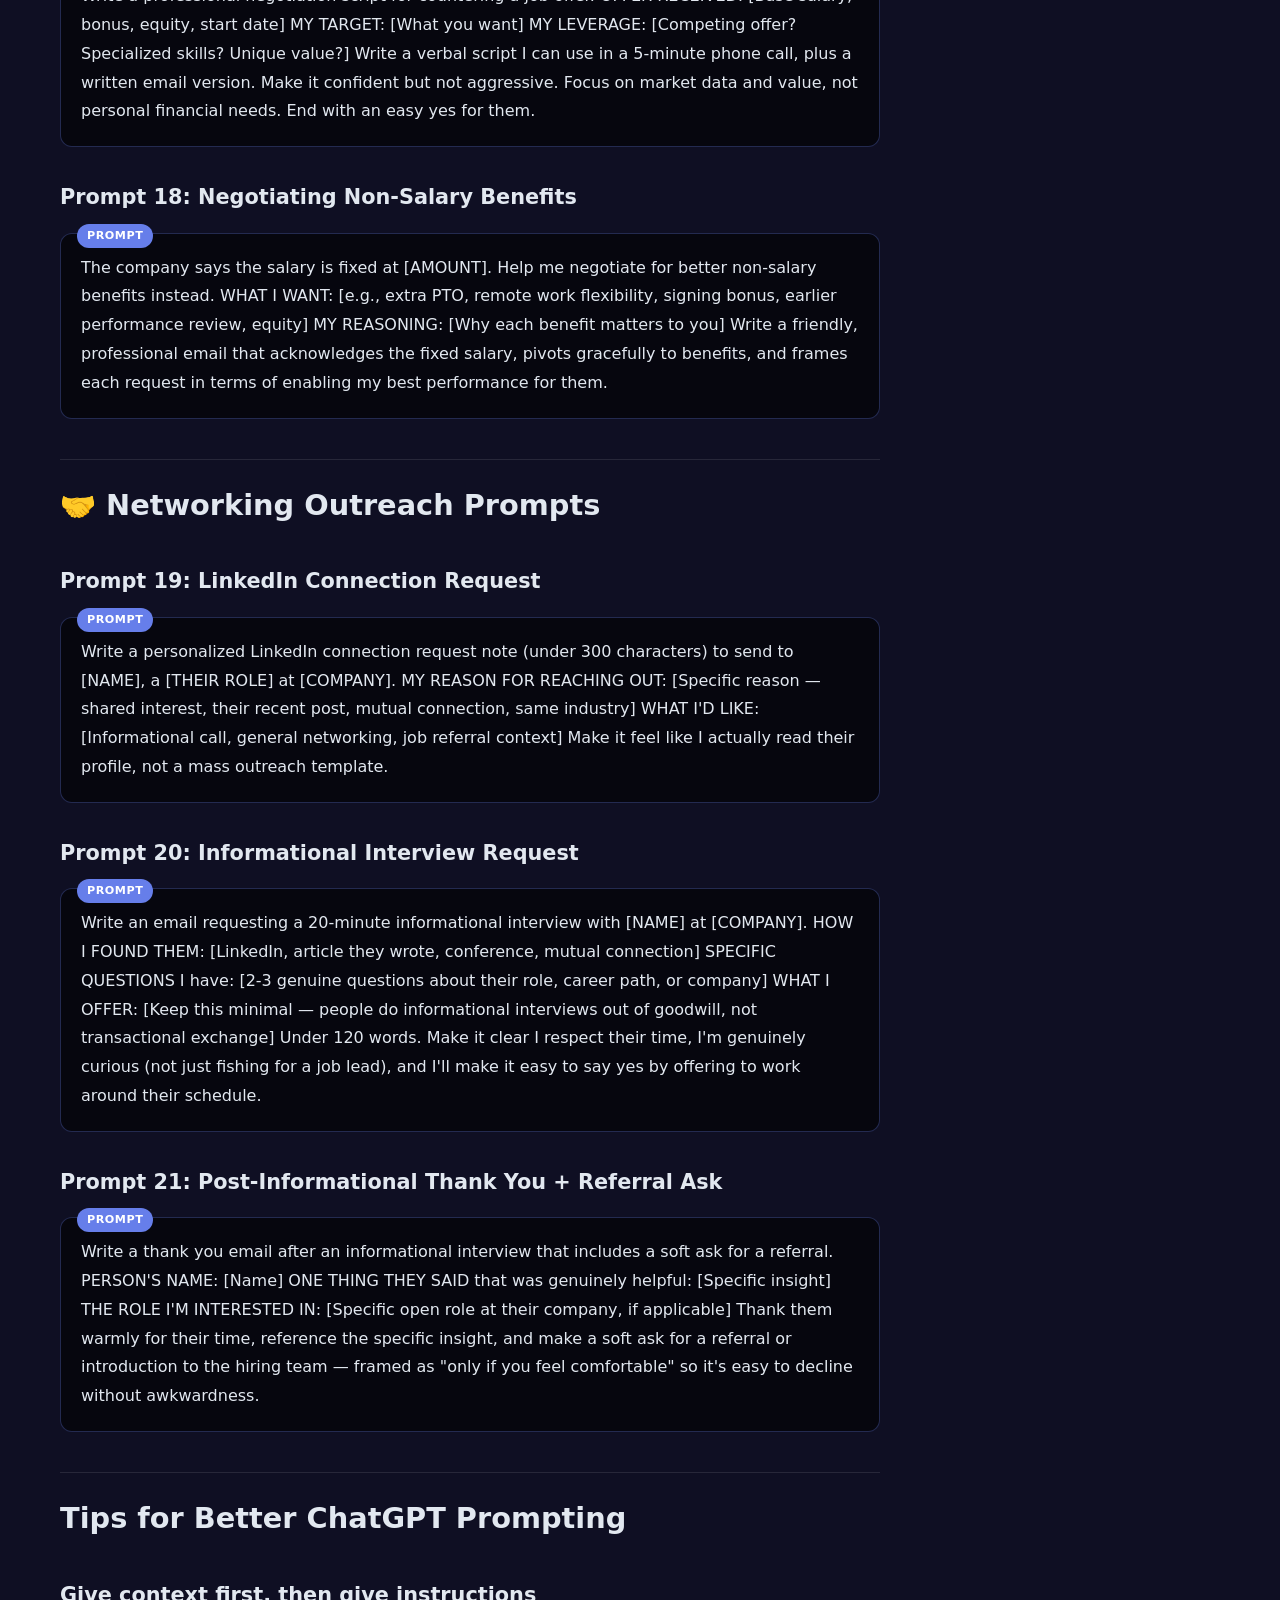
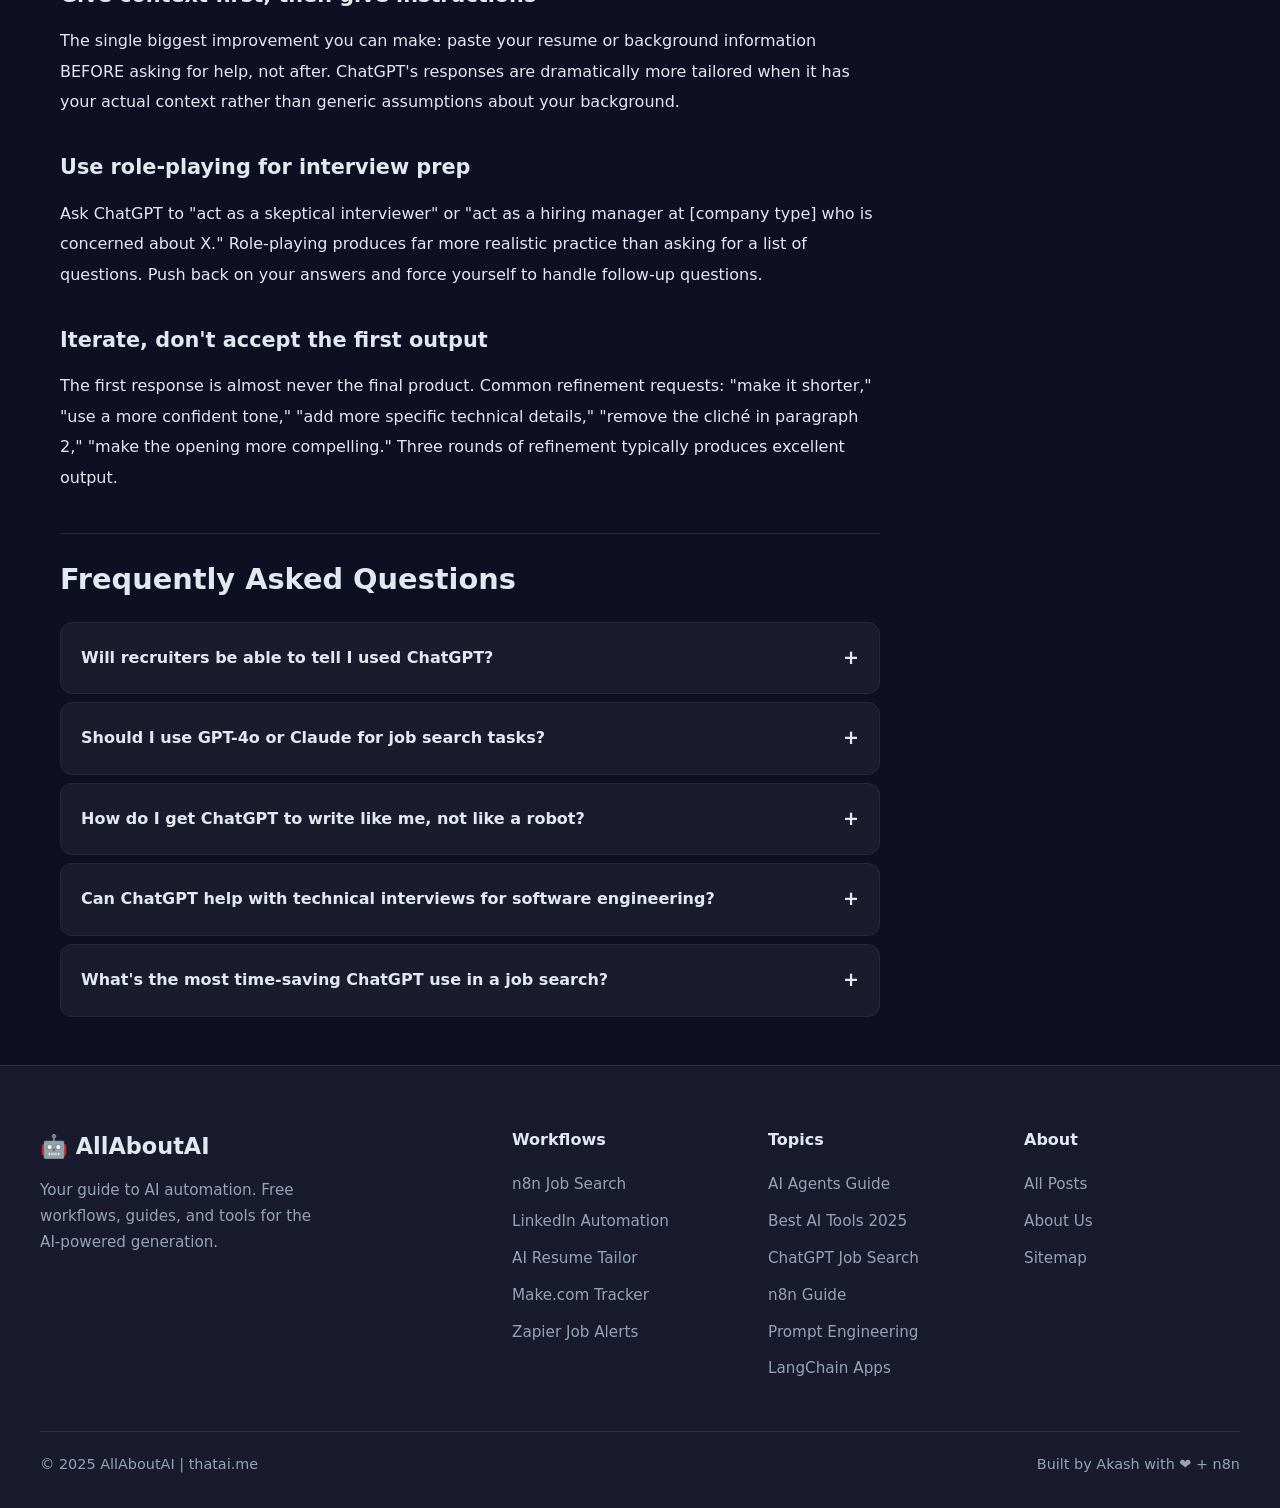
<file: topics/chatgpt-job-search.html>
<!DOCTYPE html>
<html lang="en">
<head>
  <meta charset="UTF-8">
  <meta name="viewport" content="width=device-width, initial-scale=1.0">
  <meta name="robots" content="index, follow">
  <title>ChatGPT Job Search Guide: 25 Prompts That Get Results (2025) | AllAboutAI</title>
  <meta name="description" content="Master ChatGPT for your job search with 25 proven copy-paste prompts for resume writing, cover letters, interview prep, salary negotiation, and networking outreach. Practical strategies with examples.">
  <meta name="keywords" content="ChatGPT job search, ChatGPT resume prompts, ChatGPT cover letter, ChatGPT interview prep, AI job search 2025, ChatGPT prompts career, salary negotiation ChatGPT">
  <link rel="canonical" href="https://thatai.me/topics/chatgpt-job-search.html">
  <meta property="og:title" content="ChatGPT Job Search Guide: 25 Prompts That Get Results (2025)">
  <meta property="og:description" content="25 proven ChatGPT prompts for your job search: resume, cover letters, interview prep, salary negotiation, and networking. Copy-paste ready.">
  <meta property="og:image" content="https://thatai.me/n8n.png">
  <meta property="og:url" content="https://thatai.me/topics/chatgpt-job-search.html">
  <meta property="og:type" content="article">
  <meta property="og:site_name" content="AllAboutAI">
  <meta name="twitter:card" content="summary_large_image">
  <meta name="twitter:title" content="ChatGPT Job Search: 25 Prompts That Get Results (2025)">
  <meta name="twitter:description" content="Copy-paste ChatGPT prompts for resume writing, cover letters, interview prep, salary negotiation, and networking outreach.">
  <meta name="twitter:image" content="https://thatai.me/n8n.png">
  <link rel="stylesheet" href="/css/styles.css">
  <script type="application/ld+json">
  {
    "@context": "https://schema.org",
    "@type": "Article",
    "headline": "ChatGPT Job Search Guide: 25 Prompts That Get Results (2025)",
    "description": "Master ChatGPT for your job search with 25 proven prompts for resume writing, cover letters, interview prep, salary negotiation, and networking outreach.",
    "image": "https://thatai.me/n8n.png",
    "author": { "@type": "Person", "name": "Akash" },
    "publisher": { "@type": "Organization", "name": "AllAboutAI", "url": "https://thatai.me" },
    "datePublished": "2025-01-25",
    "dateModified": "2025-01-25",
    "mainEntityOfPage": { "@type": "WebPage", "@id": "https://thatai.me/topics/chatgpt-job-search.html" }
  }
  </script>
</head>
<body>
  <div class="progress-bar" id="progressBar"></div>

  <nav class="nav-wrapper">
    <div class="nav-inner">
      <a href="/" class="nav-logo">🤖 AllAboutAI</a>
      <ul class="nav-links">
        <li><a href="/">Home</a></li>
        <li><a href="/blog.html">Blog</a></li>
        <li class="dropdown">
          <a href="#">Workflows ▾</a>
          <div class="dropdown-menu">
            <a href="/workflows/n8n-job-search-automation.html">🔍 n8n Job Search</a>
            <a href="/workflows/linkedin-automation.html">💼 LinkedIn Automation</a>
            <a href="/workflows/ai-resume-tailor.html">📄 AI Resume Tailor</a>
            <a href="/workflows/make-job-tracker.html">📊 Make.com Tracker</a>
            <a href="/workflows/zapier-job-alerts.html">🔔 Zapier Job Alerts</a>
          </div>
        </li>
        <li class="dropdown">
          <a href="#">Topics ▾</a>
          <div class="dropdown-menu">
            <a href="/topics/ai-agents-guide.html">🤖 AI Agents Guide</a>
            <a href="/topics/best-ai-tools-2025.html">🛠️ Best AI Tools 2025</a>
            <a href="/topics/chatgpt-job-search.html">💬 ChatGPT Tips</a>
            <a href="/topics/n8n-beginners-guide.html">📊 n8n Guide</a>
            <a href="/topics/prompt-engineering.html">🎯 Prompt Engineering</a>
            <a href="/topics/langchain-llm-apps.html">🔗 LangChain</a>
          </div>
        </li>
        <li><a href="/blog.html#about">About</a></li>
      </ul>
      <button class="hamburger" id="hamburger" aria-label="Menu">
        <span></span><span></span><span></span>
      </button>
    </div>
  </nav>
  <div class="mobile-menu" id="mobileMenu">
    <a href="/">Home</a>
    <a href="/blog.html">Blog</a>
    <a href="/workflows/n8n-job-search-automation.html">🔍 n8n Job Search</a>
    <a href="/workflows/linkedin-automation.html">💼 LinkedIn Automation</a>
    <a href="/workflows/ai-resume-tailor.html">📄 AI Resume Tailor</a>
    <a href="/workflows/make-job-tracker.html">📊 Make.com Tracker</a>
    <a href="/workflows/zapier-job-alerts.html">🔔 Zapier Job Alerts</a>
    <a href="/topics/ai-agents-guide.html">🤖 AI Agents Guide</a>
    <a href="/topics/best-ai-tools-2025.html">🛠️ Best AI Tools</a>
    <a href="/topics/chatgpt-job-search.html">💬 ChatGPT Tips</a>
    <a href="/topics/n8n-beginners-guide.html">📊 n8n Guide</a>
    <a href="/topics/prompt-engineering.html">🎯 Prompts</a>
    <a href="/topics/langchain-llm-apps.html">🔗 LangChain</a>
  </div>

  <main>
    <div style="background:var(--bg2);border-bottom:1px solid var(--card-border);padding-top:70px;">
      <div class="container">
        <nav class="breadcrumb">
          <a href="/">Home</a><span class="breadcrumb-sep">›</span>
          <a href="/blog.html">Topics</a><span class="breadcrumb-sep">›</span>
          <span>ChatGPT Job Search</span>
        </nav>
      </div>
    </div>

    <section class="page-hero">
      <div class="container">
        <div style="display:flex;gap:8px;justify-content:center;flex-wrap:wrap;margin-bottom:1rem;">
          <span class="badge badge-primary">ChatGPT</span>
          <span class="badge badge-purple">Prompts</span>
          <span class="badge badge-green">Job Search</span>
        </div>
        <h1>ChatGPT Job Search Guide: 25 Prompts That Get Results</h1>
        <p>Copy-paste prompts for every stage of your job search — resume optimization, compelling cover letters, interview prep, salary negotiation scripts, and outreach messages that actually get responses.</p>
        <div style="display:flex;gap:20px;justify-content:center;flex-wrap:wrap;margin-top:1.5rem;font-size:0.9rem;color:var(--muted);">
          <span>👤 Akash</span>
          <span>📅 January 25, 2025</span>
          <span>⏱ 16 min read</span>
          <span>📋 25 prompts included</span>
        </div>
      </div>
    </section>

    <div class="article-wrapper">
      <article class="article-content">

        <p>ChatGPT doesn't replace the effort of job searching — but it dramatically reduces the time each task takes. Writing a tailored cover letter goes from 45 minutes to 10. Preparing for a difficult interview question goes from anxious guessing to structured practice. The candidates getting ahead in 2025 aren't necessarily more qualified — they're faster and more prepared, largely because they've learned to use AI effectively.</p>
        <p>These 25 prompts are the ones that actually work, refined through real job searches. Each one includes a ready-to-use template with clear placeholders — just fill in your details and go.</p>

        <div class="card" style="margin:2rem 0;background:rgba(102,126,234,0.1);border-color:rgba(102,126,234,0.3);">
          <h3 style="margin-top:0;">💡 How to Use These Prompts</h3>
          <ul>
            <li>Copy the prompt into ChatGPT (GPT-4o gives best results)</li>
            <li>Replace all <code>[BRACKETED]</code> text with your actual details</li>
            <li>Always paste in the actual job description for tailored results</li>
            <li>Follow up with "make it more concise" or "use a more formal tone" to refine</li>
          </ul>
        </div>

        <h2 id="resume">📄 Resume &amp; LinkedIn Prompts</h2>

        <h3 id="resume-1">Prompt 1: Resume Bullet Point Rewriter</h3>
        <div class="prompt-block">
Rewrite these resume bullet points to be stronger, more quantified, and ATS-optimized for this job description.

MY CURRENT BULLETS:
- [Paste your current bullet points here]

TARGET JOB DESCRIPTION:
[Paste the full job description here]

Rules:
- Start each bullet with a strong action verb (Led, Built, Reduced, Increased, Designed, etc.)
- Add specific numbers and percentages wherever plausible based on the context I provide
- Mirror terminology from the job description
- Keep each bullet under 2 lines
- Output 5-7 rewritten bullets
        </div>

        <h3 id="resume-2">Prompt 2: Professional Summary Generator</h3>
        <div class="prompt-block">
Write a compelling 3-sentence professional summary for my resume targeting this specific role.

MY BACKGROUND: [2-3 sentences about your experience, e.g., "5 years Python developer, built ML pipelines, led team of 4"]

TARGET ROLE: [Job title and company]

JOB DESCRIPTION HIGHLIGHTS: [Top 3-4 requirements from the JD]

The summary should: lead with years of experience and specialization, include 2 specific technical strengths matching the JD, and end with a value statement. No buzzwords like "dynamic" or "passionate."
        </div>

        <h3 id="resume-3">Prompt 3: LinkedIn Headline Optimizer</h3>
        <div class="prompt-block">
Write 5 alternative LinkedIn headline options for someone with my background who is targeting [target role/industry].

MY CURRENT HEADLINE: [Your current headline]
MY TOP SKILLS: [3-5 key skills]
MY GOAL: [What kind of roles you're targeting]

Make each headline under 220 characters, specific (not generic), and keyword-rich for LinkedIn search. Include at least one that uses the "X who helps Y do Z" format.
        </div>

        <h3 id="resume-4">Prompt 4: Skills Gap Identifier</h3>
        <div class="prompt-block">
Compare my resume to this job description and identify the top 5 gaps I need to address.

MY RESUME SUMMARY: [Paste resume or summarize your background]

JOB DESCRIPTION: [Paste full JD]

For each gap, tell me:
1. What's missing
2. How severe the gap is (critical/moderate/minor)
3. The fastest way to address it (course, project, certification, or simply how to reframe existing experience)
        </div>

        <h3 id="resume-5">Prompt 5: ATS Keyword Extractor</h3>
        <div class="prompt-block">
Extract the 15 most important ATS keywords from this job description — the exact phrases that an Applicant Tracking System would scan for.

JOB DESCRIPTION: [Paste full JD]

Separate into: (1) Hard skills/technologies, (2) Soft skills, (3) Certifications/qualifications, (4) Industry-specific terms. Then tell me which of these I should add verbatim to my resume vs. paraphrase.
        </div>

        <h2 id="cover-letters">✉️ Cover Letter Prompts</h2>

        <h3 id="cover-1">Prompt 6: Full Cover Letter Generator</h3>
        <div class="prompt-block">
Write a compelling, personalized cover letter for this job application.

MY BACKGROUND: [2-3 sentences summarizing relevant experience]
COMPANY: [Company name]
ROLE: [Job title]
JOB DESCRIPTION: [Paste key requirements]
ONE SPECIFIC THING I ADMIRE about this company: [Be specific — a product, initiative, or mission]

Format: 3 paragraphs. Para 1: hook + why this specific company. Para 2: 2-3 specific achievements that match the top requirements. Para 3: confident close with CTA. Under 300 words. No clichés like "I am writing to express my interest." Start with something that will make the hiring manager keep reading.
        </div>

        <h3 id="cover-2">Prompt 7: Cold Email to Hiring Manager</h3>
        <div class="prompt-block">
Write a short, direct cold email to a hiring manager at [COMPANY] for the [ROLE] position.

MY VALUE PROPOSITION: [What specific problem I solve or value I bring]
MUTUAL CONNECTION or SPECIFIC TRIGGER: [Optional: "I saw your company was just featured in TechCrunch for..." or "We're both connected to..."]

The email should: be under 100 words, focus entirely on value to them (not my needs), have a clear single call to action (15-minute call), and feel like it was written by a human for this specific person — not a template.
        </div>

        <h3 id="cover-3">Prompt 8: Follow-Up Email After Applying</h3>
        <div class="prompt-block">
Write a follow-up email to send one week after submitting my job application for [ROLE] at [COMPANY].

MY APPLICATION DATE: [Date]
ONE NEW THING to add value: [A recent company news item, a relevant project I completed, or a specific insight about their challenge]

Keep it under 80 words. Remind them of my application, add the new value item, and ask politely about timing. Don't sound desperate.
        </div>

        <h3 id="cover-4">Prompt 9: Thank You Email After Interview</h3>
        <div class="prompt-block">
Write a thank you email to send within 2 hours of my job interview.

INTERVIEWER NAME: [Name and title]
ROLE: [Position]
ONE SPECIFIC THING we discussed: [A problem they mentioned, a project they're working on, or an interesting insight from the conversation]
ONE THING I WANT TO REINFORCE: [A strength or qualification I want them to remember]

Under 120 words. Reference the specific conversation point, reinforce the key strength, and express genuine enthusiasm without being sycophantic.
        </div>

        <h2 id="interview">🎤 Interview Preparation Prompts</h2>

        <h3 id="int-1">Prompt 10: Generate Likely Interview Questions</h3>
        <div class="prompt-block">
Based on this job description, generate the 10 most likely interview questions for this role. Include a mix of behavioral (STAR format), technical, situational, and culture-fit questions.

ROLE: [Job title]
JOB DESCRIPTION: [Key requirements from JD]
COMPANY TYPE: [Startup/enterprise/agency]

For each question, add a brief note on what they're actually evaluating with that question.
        </div>

        <h3 id="int-2">Prompt 11: STAR Answer Generator</h3>
        <div class="prompt-block">
Help me write a STAR format answer for this behavioral interview question.

QUESTION: [e.g., "Tell me about a time you had to lead a project under tight deadline pressure"]
MY ROUGH STORY: [Describe the situation in 2-3 sentences — don't worry about structure yet]

Structure my answer as: Situation (2 sentences), Task (1 sentence), Action (3-4 sentences with specific steps I took), Result (2 sentences with quantified outcome). Keep the total answer under 2 minutes when spoken aloud (~300 words). End with a lesson learned.
        </div>

        <h3 id="int-3">Prompt 12: Difficult Question Coach</h3>
        <div class="prompt-block">
Help me answer this difficult interview question honestly and strategically.

QUESTION: [e.g., "Why did you leave your last job?" / "What's your biggest weakness?" / "Why do you have a 1-year gap?"]
MY ACTUAL SITUATION: [Be honest about what really happened]

Give me an answer that is honest (no lies), reframes the situation positively, shows self-awareness, and ends on a forward-looking note. Avoid clichés.
        </div>

        <h3 id="int-4">Prompt 13: Technical Interview Prep</h3>
        <div class="prompt-block">
I have a technical interview for [ROLE] at [COMPANY]. Create a focused 3-day prep plan.

MY SKILL LEVEL: [Beginner/intermediate/advanced]
AREAS FROM JOB DESCRIPTION: [e.g., "System design, Python, SQL, AWS"]
TIME AVAILABLE: [Hours per day]

Include: specific topics to review each day, recommended resources (free), practice problem sources, and 5 technical questions I should be able to answer confidently going in.
        </div>

        <h3 id="int-5">Prompt 14: Company Research Brief</h3>
        <div class="prompt-block">
I have an interview at [COMPANY] for [ROLE] in [X] days. Give me a comprehensive interview prep brief covering:

1. Company overview (products, business model, recent news)
2. Company culture signals (what they value, how they hire)
3. Likely challenges they're facing that this role would help with
4. 5 smart questions I can ask the interviewer that show strategic thinking
5. 3 potential objections to my candidacy and how to preemptively address them

Base this on what you know about [COMPANY] as of your training cutoff, and flag anything I should verify with fresh research.
        </div>

        <h3 id="int-6">Prompt 15: Mock Interview Simulator</h3>
        <div class="prompt-block">
Act as a senior hiring manager at [COMPANY] interviewing me for [ROLE]. Conduct a realistic 20-minute mock interview.

Start with an intro, then ask 5-6 questions (mix of behavioral and situational). After each answer I give, provide brief feedback on: what I did well, what was missing, and how to improve. Be direct and honest, not just encouraging. Start the interview now.
        </div>

        <h2 id="salary">💰 Salary Negotiation Prompts</h2>

        <h3 id="sal-1">Prompt 16: Salary Research Assistant</h3>
        <div class="prompt-block">
Help me research the market salary range for [ROLE] at [COMPANY TYPE] in [LOCATION/REMOTE].

MY EXPERIENCE: [Years + key skills]
COMPANY SIZE: [Startup/mid-size/enterprise, approximate headcount]

Give me: (1) estimated base salary range, (2) total comp range if relevant for tech roles (RSUs/bonus), (3) what factors put me at the top vs. bottom of the range, and (4) the specific data sources I should check to verify these numbers.
        </div>

        <h3 id="sal-2">Prompt 17: Counter-Offer Script</h3>
        <div class="prompt-block">
Write a professional negotiation script for countering a job offer.

OFFER RECEIVED: [Base salary, bonus, equity, start date]
MY TARGET: [What you want]
MY LEVERAGE: [Competing offer? Specialized skills? Unique value?]

Write a verbal script I can use in a 5-minute phone call, plus a written email version. Make it confident but not aggressive. Focus on market data and value, not personal financial needs. End with an easy yes for them.
        </div>

        <h3 id="sal-3">Prompt 18: Negotiating Non-Salary Benefits</h3>
        <div class="prompt-block">
The company says the salary is fixed at [AMOUNT]. Help me negotiate for better non-salary benefits instead.

WHAT I WANT: [e.g., extra PTO, remote work flexibility, signing bonus, earlier performance review, equity]
MY REASONING: [Why each benefit matters to you]

Write a friendly, professional email that acknowledges the fixed salary, pivots gracefully to benefits, and frames each request in terms of enabling my best performance for them.
        </div>

        <h2 id="networking">🤝 Networking Outreach Prompts</h2>

        <h3 id="net-1">Prompt 19: LinkedIn Connection Request</h3>
        <div class="prompt-block">
Write a personalized LinkedIn connection request note (under 300 characters) to send to [NAME], a [THEIR ROLE] at [COMPANY].

MY REASON FOR REACHING OUT: [Specific reason — shared interest, their recent post, mutual connection, same industry]
WHAT I'D LIKE: [Informational call, general networking, job referral context]

Make it feel like I actually read their profile, not a mass outreach template.
        </div>

        <h3 id="net-2">Prompt 20: Informational Interview Request</h3>
        <div class="prompt-block">
Write an email requesting a 20-minute informational interview with [NAME] at [COMPANY].

HOW I FOUND THEM: [LinkedIn, article they wrote, conference, mutual connection]
SPECIFIC QUESTIONS I have: [2-3 genuine questions about their role, career path, or company]
WHAT I OFFER: [Keep this minimal — people do informational interviews out of goodwill, not transactional exchange]

Under 120 words. Make it clear I respect their time, I'm genuinely curious (not just fishing for a job lead), and I'll make it easy to say yes by offering to work around their schedule.
        </div>

        <h3 id="net-3">Prompt 21: Post-Informational Thank You + Referral Ask</h3>
        <div class="prompt-block">
Write a thank you email after an informational interview that includes a soft ask for a referral.

PERSON'S NAME: [Name]
ONE THING THEY SAID that was genuinely helpful: [Specific insight]
THE ROLE I'M INTERESTED IN: [Specific open role at their company, if applicable]

Thank them warmly for their time, reference the specific insight, and make a soft ask for a referral or introduction to the hiring team — framed as "only if you feel comfortable" so it's easy to decline without awkwardness.
        </div>

        <h2 id="tips">Tips for Better ChatGPT Prompting</h2>
        <h3>Give context first, then give instructions</h3>
        <p>The single biggest improvement you can make: paste your resume or background information BEFORE asking for help, not after. ChatGPT's responses are dramatically more tailored when it has your actual context rather than generic assumptions about your background.</p>
        <h3>Use role-playing for interview prep</h3>
        <p>Ask ChatGPT to "act as a skeptical interviewer" or "act as a hiring manager at [company type] who is concerned about X." Role-playing produces far more realistic practice than asking for a list of questions. Push back on your answers and force yourself to handle follow-up questions.</p>
        <h3>Iterate, don't accept the first output</h3>
        <p>The first response is almost never the final product. Common refinement requests: "make it shorter," "use a more confident tone," "add more specific technical details," "remove the cliché in paragraph 2," "make the opening more compelling." Three rounds of refinement typically produces excellent output.</p>

        <h2 id="faq">Frequently Asked Questions</h2>
        <div class="faq-item">
          <div class="faq-question">Will recruiters be able to tell I used ChatGPT? <span class="faq-icon">+</span></div>
          <div class="faq-answer">A good recruiter will notice if you submit something that sounds generic or doesn't match your verbal communication style in interviews. The solution: always edit ChatGPT's output to add your voice, specific details from your actual experience, and remove any phrases that sound overly formal or corporate. Use ChatGPT as a first draft assistant, not a ghostwriter. The goal is to start with AI structure and infuse it with your authenticity.</div>
        </div>
        <div class="faq-item">
          <div class="faq-question">Should I use GPT-4o or Claude for job search tasks? <span class="faq-icon">+</span></div>
          <div class="faq-answer">Both are excellent. GPT-4o (ChatGPT Plus) is more conversational and better at quick iterations. Claude 3.5 Sonnet is better at following complex multi-part instructions and producing longer, more coherent documents. For interview prep and cover letters, either works well. For detailed resume rewrites with a long job description and full resume context, Claude's larger context window and instruction-following are advantages.</div>
        </div>
        <div class="faq-item">
          <div class="faq-question">How do I get ChatGPT to write like me, not like a robot? <span class="faq-icon">+</span></div>
          <div class="faq-answer">Provide examples of your writing before asking it to write for you. Say: "Here are 3 emails I've written before [paste examples]. Analyze my writing style and then use that style when writing [new piece]." This "style transfer" approach is one of the most powerful techniques for getting AI output that sounds authentically human.</div>
        </div>
        <div class="faq-item">
          <div class="faq-question">Can ChatGPT help with technical interviews for software engineering? <span class="faq-icon">+</span></div>
          <div class="faq-answer">Yes, significantly. Ask it to explain system design concepts, walk you through common data structure problems, quiz you on concepts, review your code solutions, or explain why a particular algorithm is optimal. For LeetCode-style prep, ChatGPT can generate similar problems, explain the intuition behind solutions, and help you understand time/space complexity. Don't use it to cheat during actual interviews — use it to genuinely prepare.</div>
        </div>
        <div class="faq-item">
          <div class="faq-question">What's the most time-saving ChatGPT use in a job search? <span class="faq-icon">+</span></div>
          <div class="faq-answer">Cover letter generation, by a wide margin. A tailored cover letter that used to take 45-60 minutes of staring at a blank page now takes 10-15 minutes with ChatGPT: paste the JD, paste your background, use Prompt 6, refine twice. Multiply this across 20-30 applications and you've reclaimed 10-15 hours. The second most valuable: mock interview practice, which gives you unlimited reps without needing a willing friend to quiz you.</div>
        </div>

      </article>

      <aside class="sidebar">
        <div class="toc">
          <h3>📋 Table of Contents</h3>
          <ul>
            <li><a href="#resume">Resume &amp; LinkedIn (5)</a></li>
            <li><a href="#cover-letters">Cover Letters (4)</a></li>
            <li><a href="#interview">Interview Prep (6)</a></li>
            <li><a href="#salary">Salary Negotiation (3)</a></li>
            <li><a href="#networking">Networking (3)</a></li>
            <li><a href="#tips">Prompting Tips</a></li>
            <li><a href="#faq">FAQ</a></li>
          </ul>
        </div>
        <div class="card" style="margin-top:20px;background:linear-gradient(135deg,rgba(102,126,234,0.15),rgba(118,75,162,0.15));border-color:rgba(102,126,234,0.3);">
          <h4 style="margin-top:0;">🤖 Automate Further</h4>
          <ul style="padding-left:1rem;color:var(--muted);font-size:0.9rem;">
            <li style="margin-bottom:0.5rem;"><a href="/workflows/ai-resume-tailor.html">AI Resume Tailor</a></li>
            <li style="margin-bottom:0.5rem;"><a href="/workflows/n8n-job-search-automation.html">n8n Job Search Bot</a></li>
            <li><a href="/workflows/make-job-tracker.html">Job Application Tracker</a></li>
          </ul>
        </div>
        <div class="card" style="margin-top:20px;">
          <h4 style="margin-top:0;">🏷️ Tags</h4>
          <div style="display:flex;flex-wrap:wrap;gap:8px;">
            <span class="tag">ChatGPT</span>
            <span class="tag">Prompts</span>
            <span class="tag">Job Search</span>
            <span class="tag">Resume</span>
            <span class="tag">Interview Prep</span>
            <span class="tag">Career</span>
          </div>
        </div>
      </aside>
    </div>
  </main>

  <footer class="footer">
    <div class="footer-grid">
      <div>
        <div style="font-size:1.4rem;font-weight:800;margin-bottom:0.75rem;">🤖 AllAboutAI</div>
        <p style="color:var(--muted);font-size:0.95rem;line-height:1.7;max-width:280px;">Your guide to AI automation. Free workflows, guides, and tools for the AI-powered generation.</p>
      </div>
      <div>
        <h4>Workflows</h4>
        <ul>
          <li><a href="/workflows/n8n-job-search-automation.html">n8n Job Search</a></li>
          <li><a href="/workflows/linkedin-automation.html">LinkedIn Automation</a></li>
          <li><a href="/workflows/ai-resume-tailor.html">AI Resume Tailor</a></li>
          <li><a href="/workflows/make-job-tracker.html">Make.com Tracker</a></li>
          <li><a href="/workflows/zapier-job-alerts.html">Zapier Job Alerts</a></li>
        </ul>
      </div>
      <div>
        <h4>Topics</h4>
        <ul>
          <li><a href="/topics/ai-agents-guide.html">AI Agents Guide</a></li>
          <li><a href="/topics/best-ai-tools-2025.html">Best AI Tools 2025</a></li>
          <li><a href="/topics/chatgpt-job-search.html">ChatGPT Job Search</a></li>
          <li><a href="/topics/n8n-beginners-guide.html">n8n Guide</a></li>
          <li><a href="/topics/prompt-engineering.html">Prompt Engineering</a></li>
          <li><a href="/topics/langchain-llm-apps.html">LangChain Apps</a></li>
        </ul>
      </div>
      <div>
        <h4>About</h4>
        <ul>
          <li><a href="/blog.html">All Posts</a></li>
          <li><a href="/blog.html#about">About Us</a></li>
          <li><a href="/sitemap.xml">Sitemap</a></li>
        </ul>
      </div>
    </div>
    <div class="footer-bottom">
      <span>© 2025 AllAboutAI | thatai.me</span>
      <span>Built by Akash with ❤️ + n8n</span>
    </div>
  </footer>

  <script>
    window.addEventListener('scroll', () => {
      const bar = document.getElementById('progressBar');
      if(bar) bar.style.width = (window.scrollY / (document.body.scrollHeight - window.innerHeight) * 100) + '%';
    });
    const hamburger = document.getElementById('hamburger');
    const mobileMenu = document.getElementById('mobileMenu');
    if(hamburger) hamburger.addEventListener('click', () => mobileMenu.classList.toggle('open'));
    document.querySelectorAll('.faq-question').forEach(q => {
      q.addEventListener('click', () => {
        const answer = q.nextElementSibling;
        const icon = q.querySelector('.faq-icon');
        answer.classList.toggle('open');
        if(icon) icon.classList.toggle('open');
      });
    });
    const observer = new IntersectionObserver(entries => {
      entries.forEach(e => { if(e.isIntersecting) e.target.classList.add('visible'); });
    }, {threshold: 0.1});
    document.querySelectorAll('[data-animate]').forEach(el => observer.observe(el));
    const tocLinks = document.querySelectorAll('.toc a');
    const sections = document.querySelectorAll('h2[id], h3[id]');
    window.addEventListener('scroll', () => {
      let current = '';
      sections.forEach(s => { if(window.scrollY >= s.offsetTop - 120) current = s.id; });
      tocLinks.forEach(a => { a.classList.toggle('active', a.getAttribute('href') === '#' + current); });
    });
  </script>
</body>
</html>
</file>
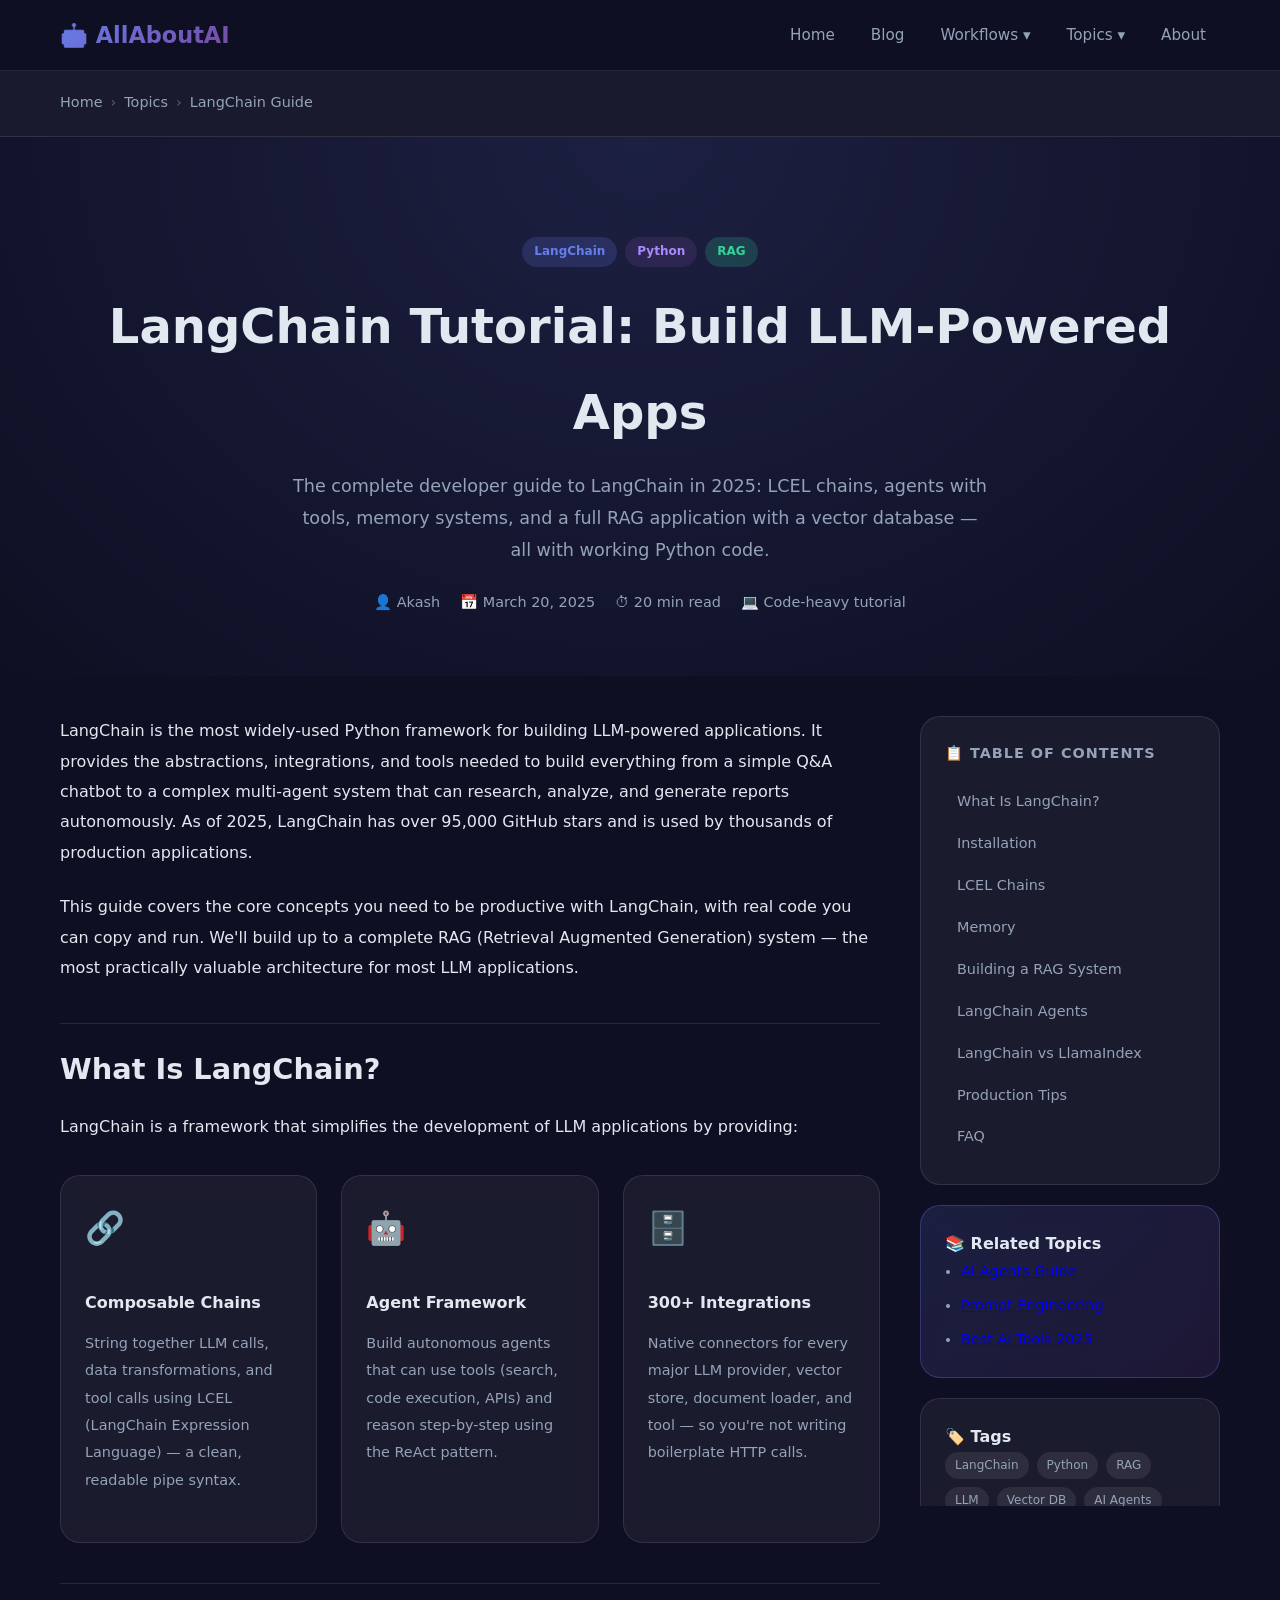
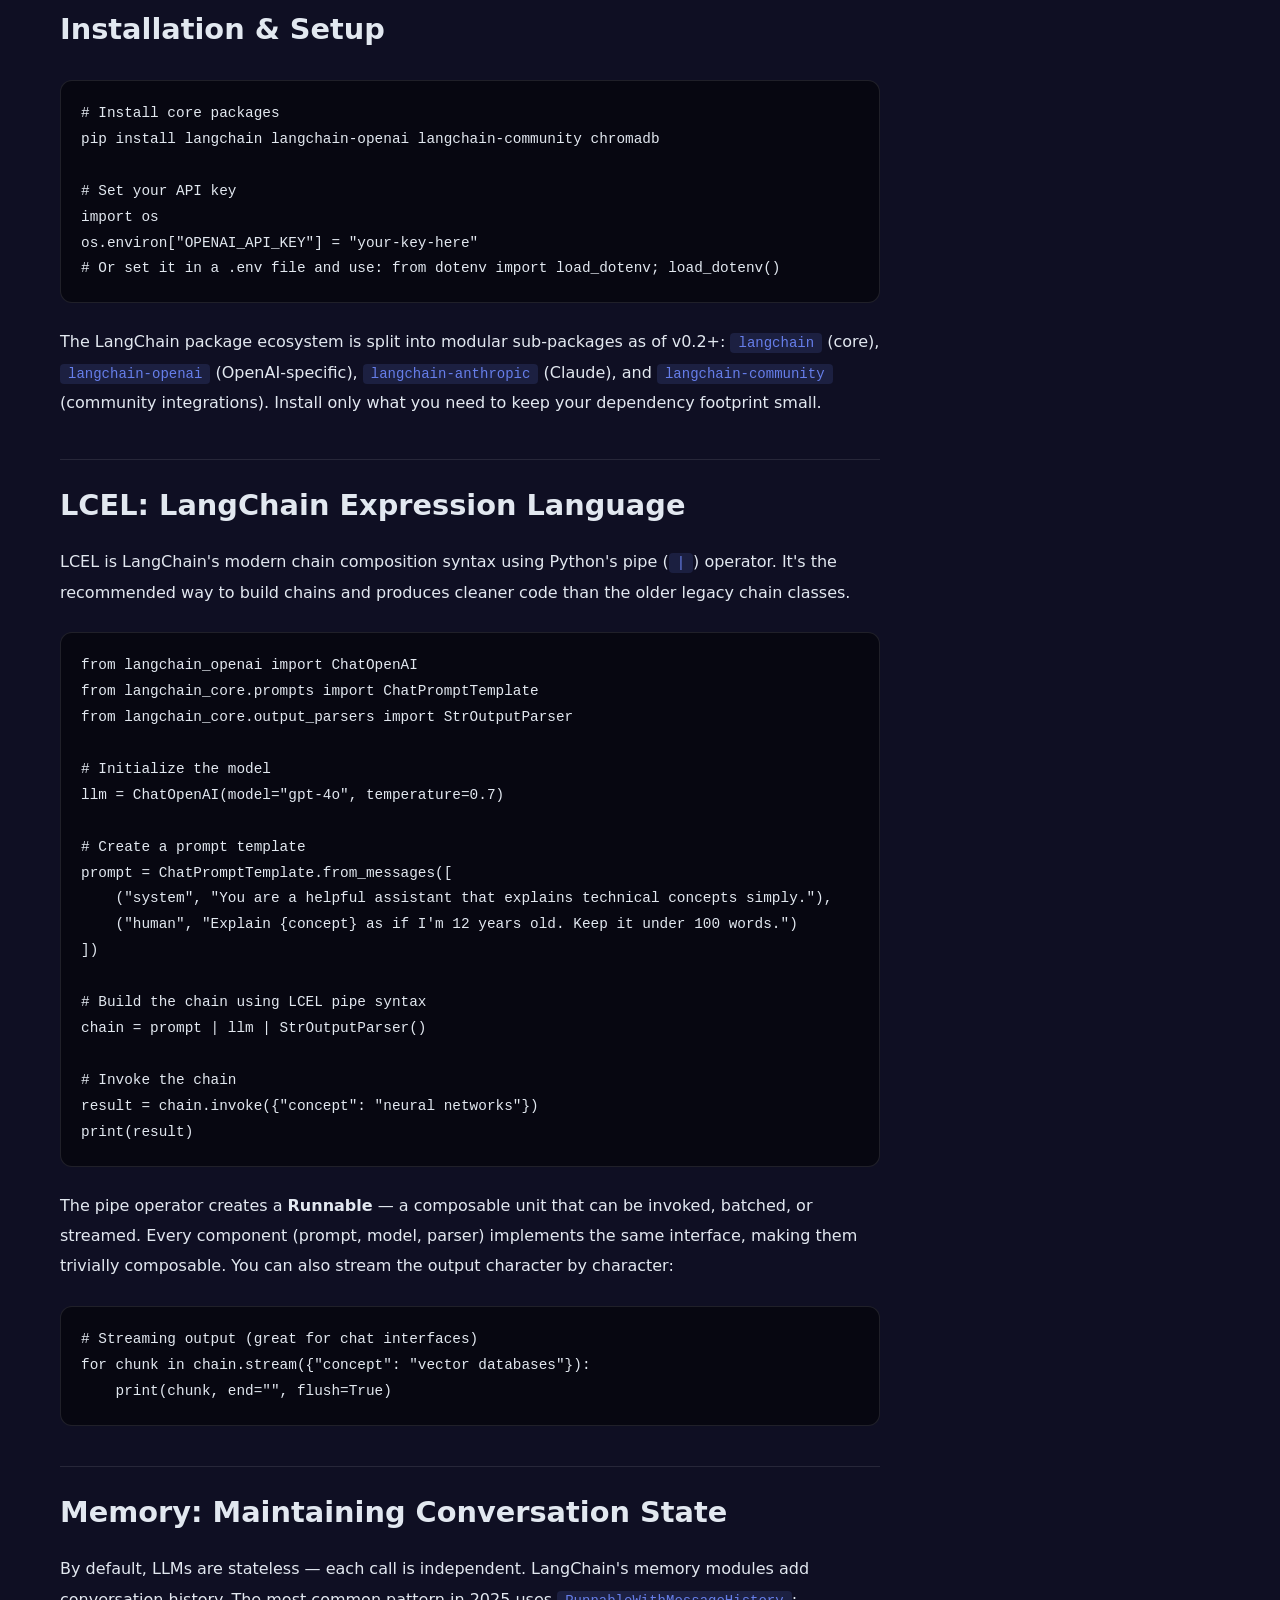
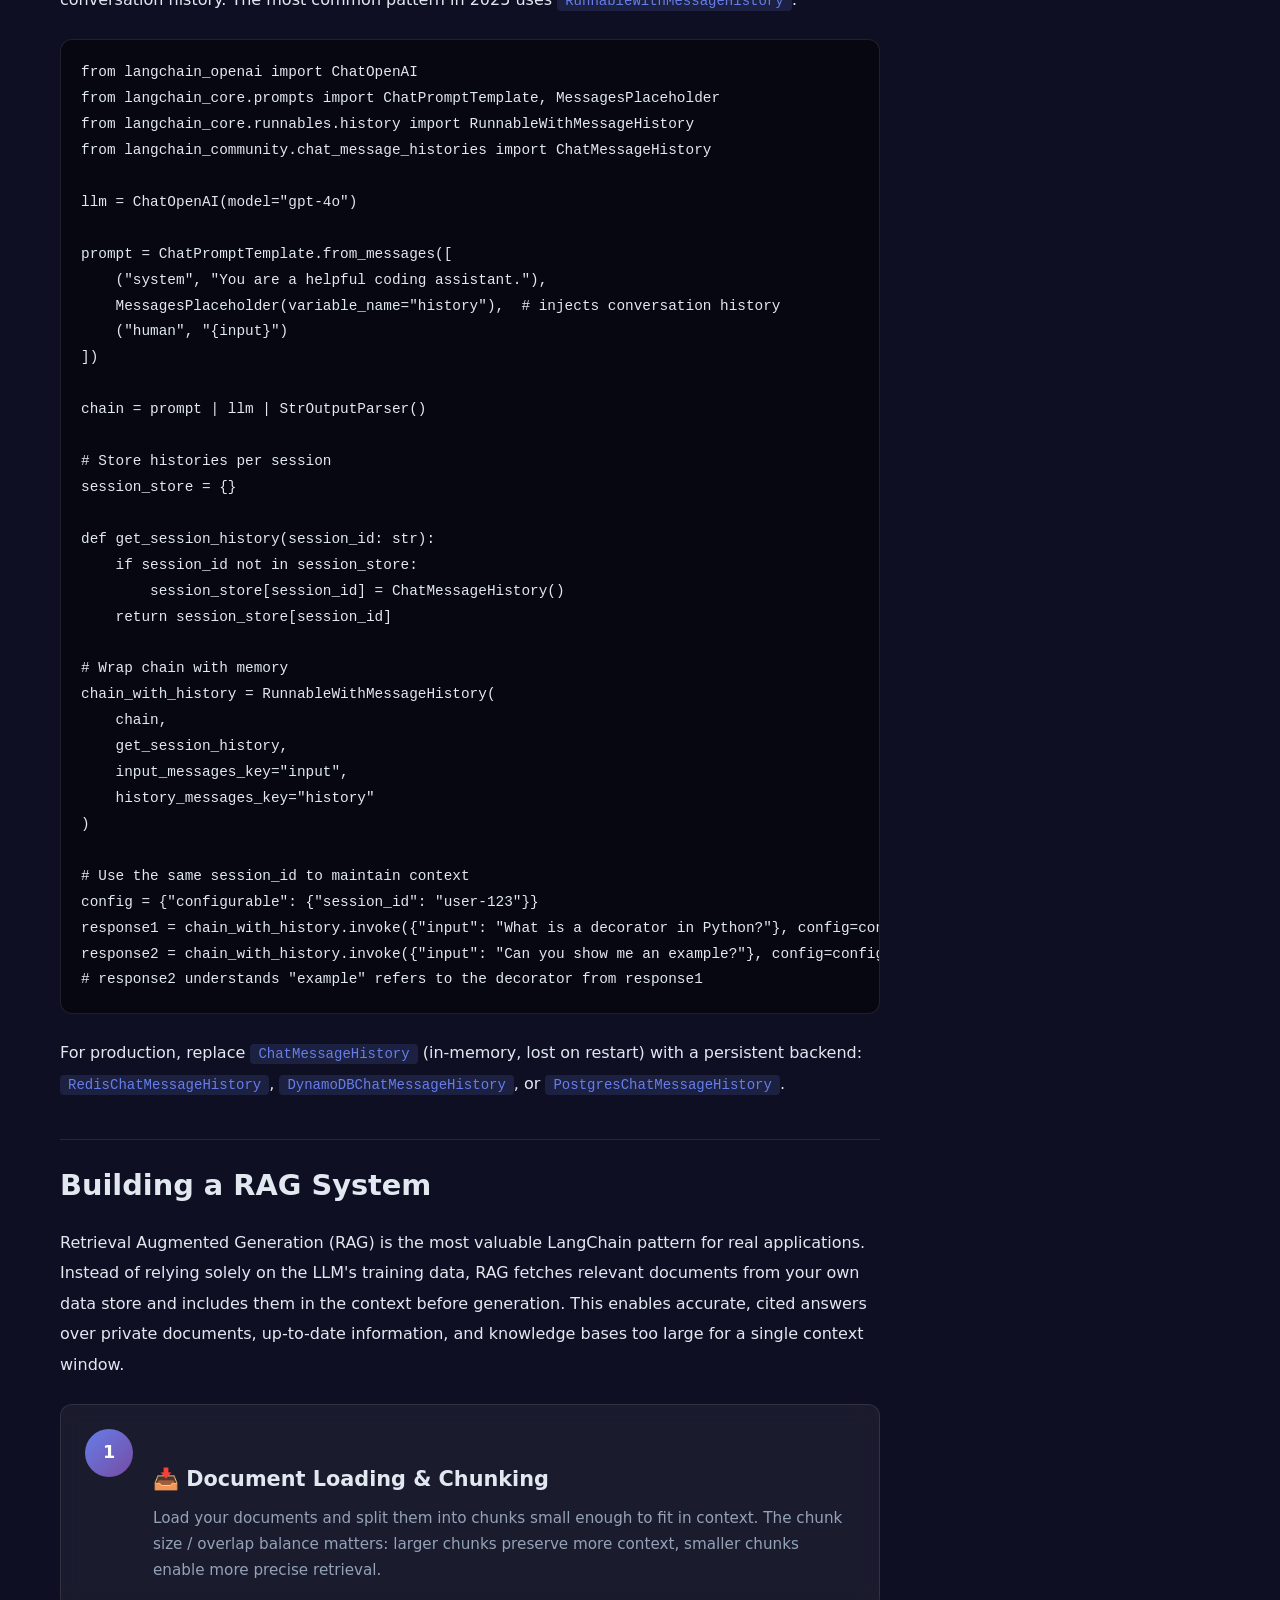
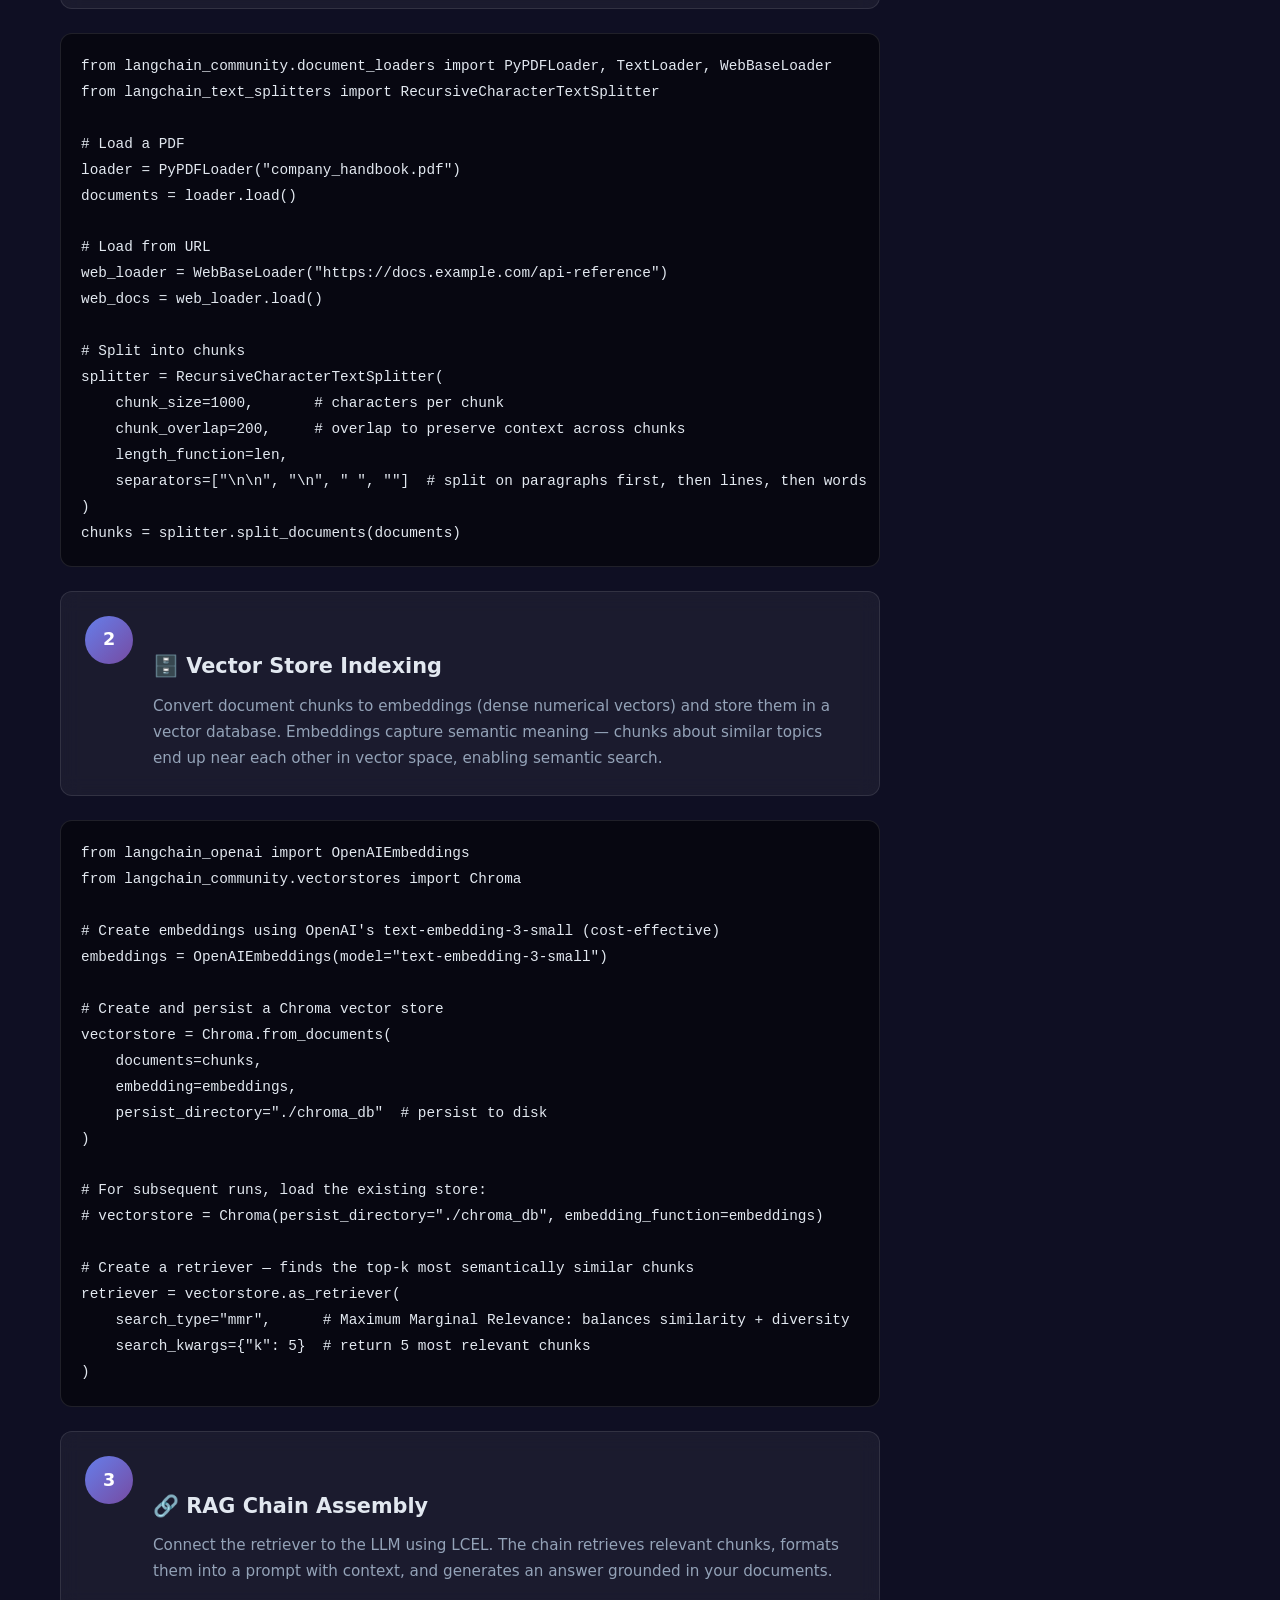
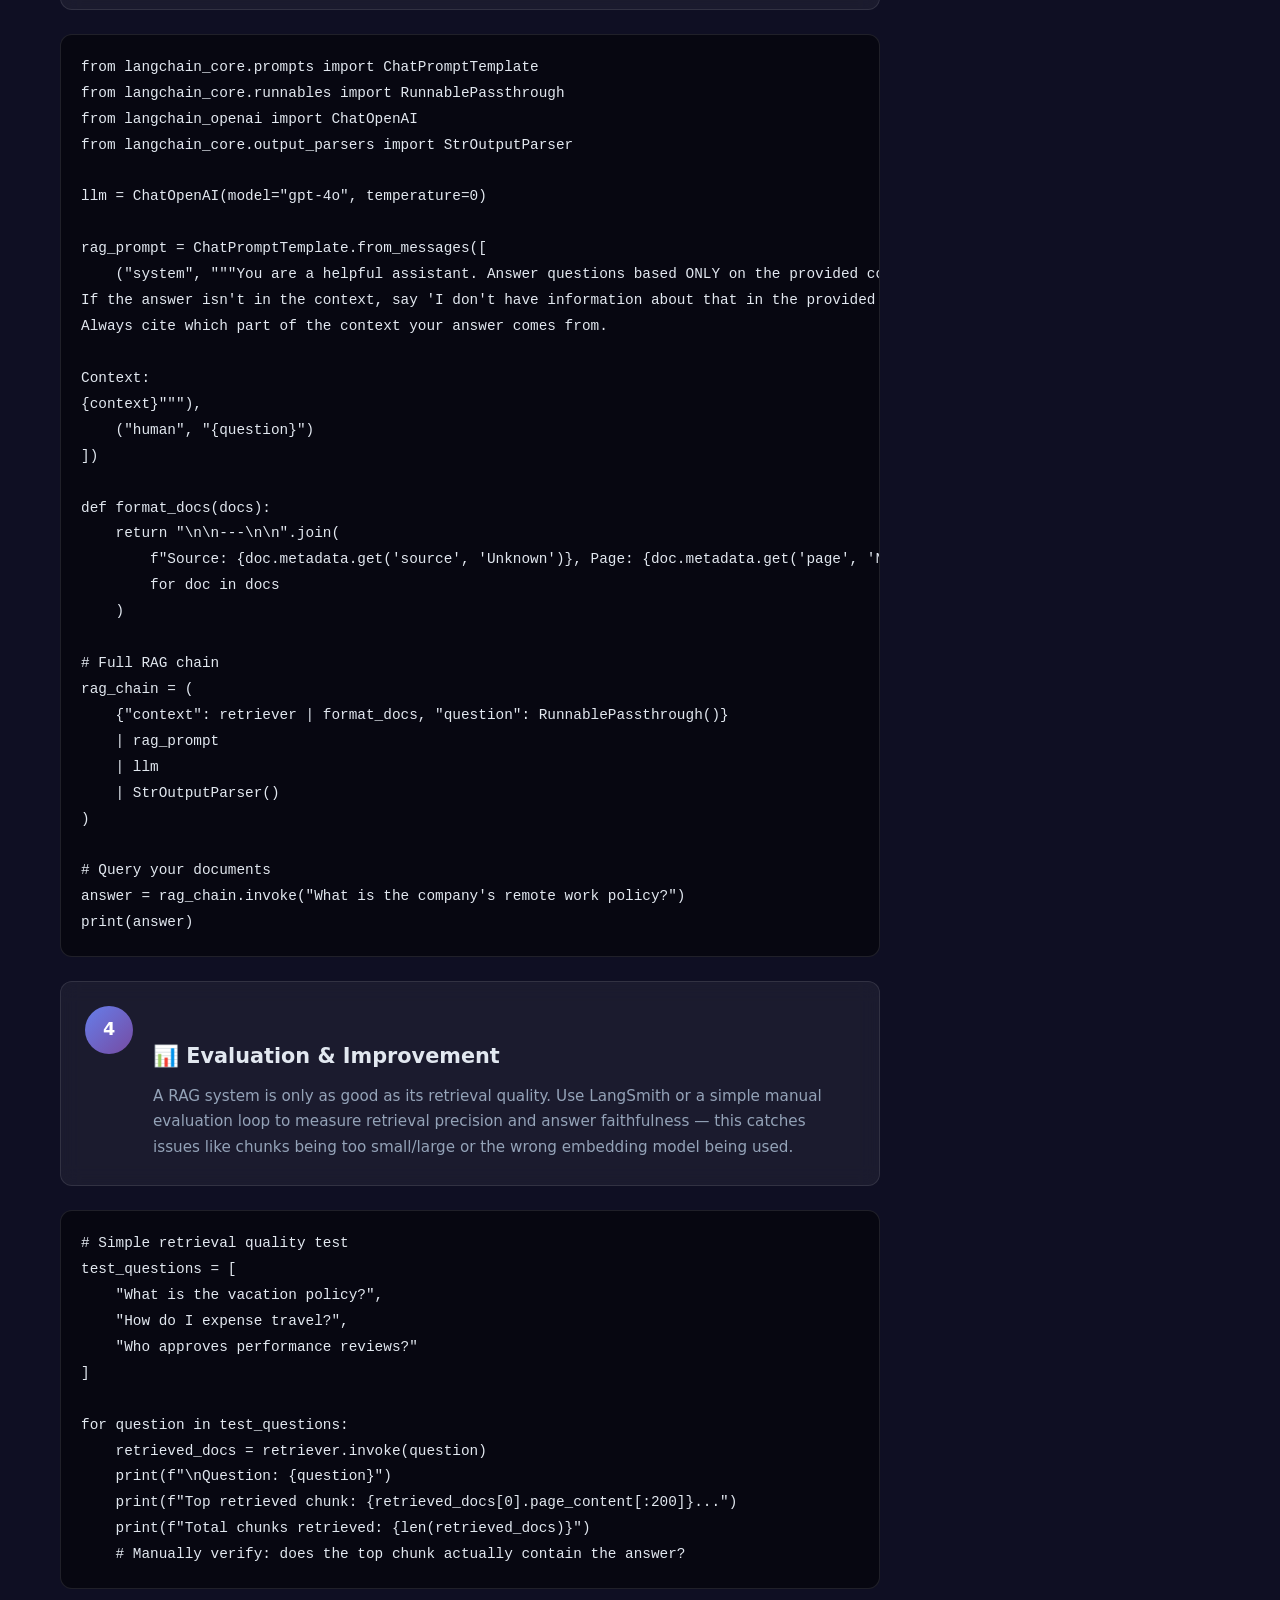
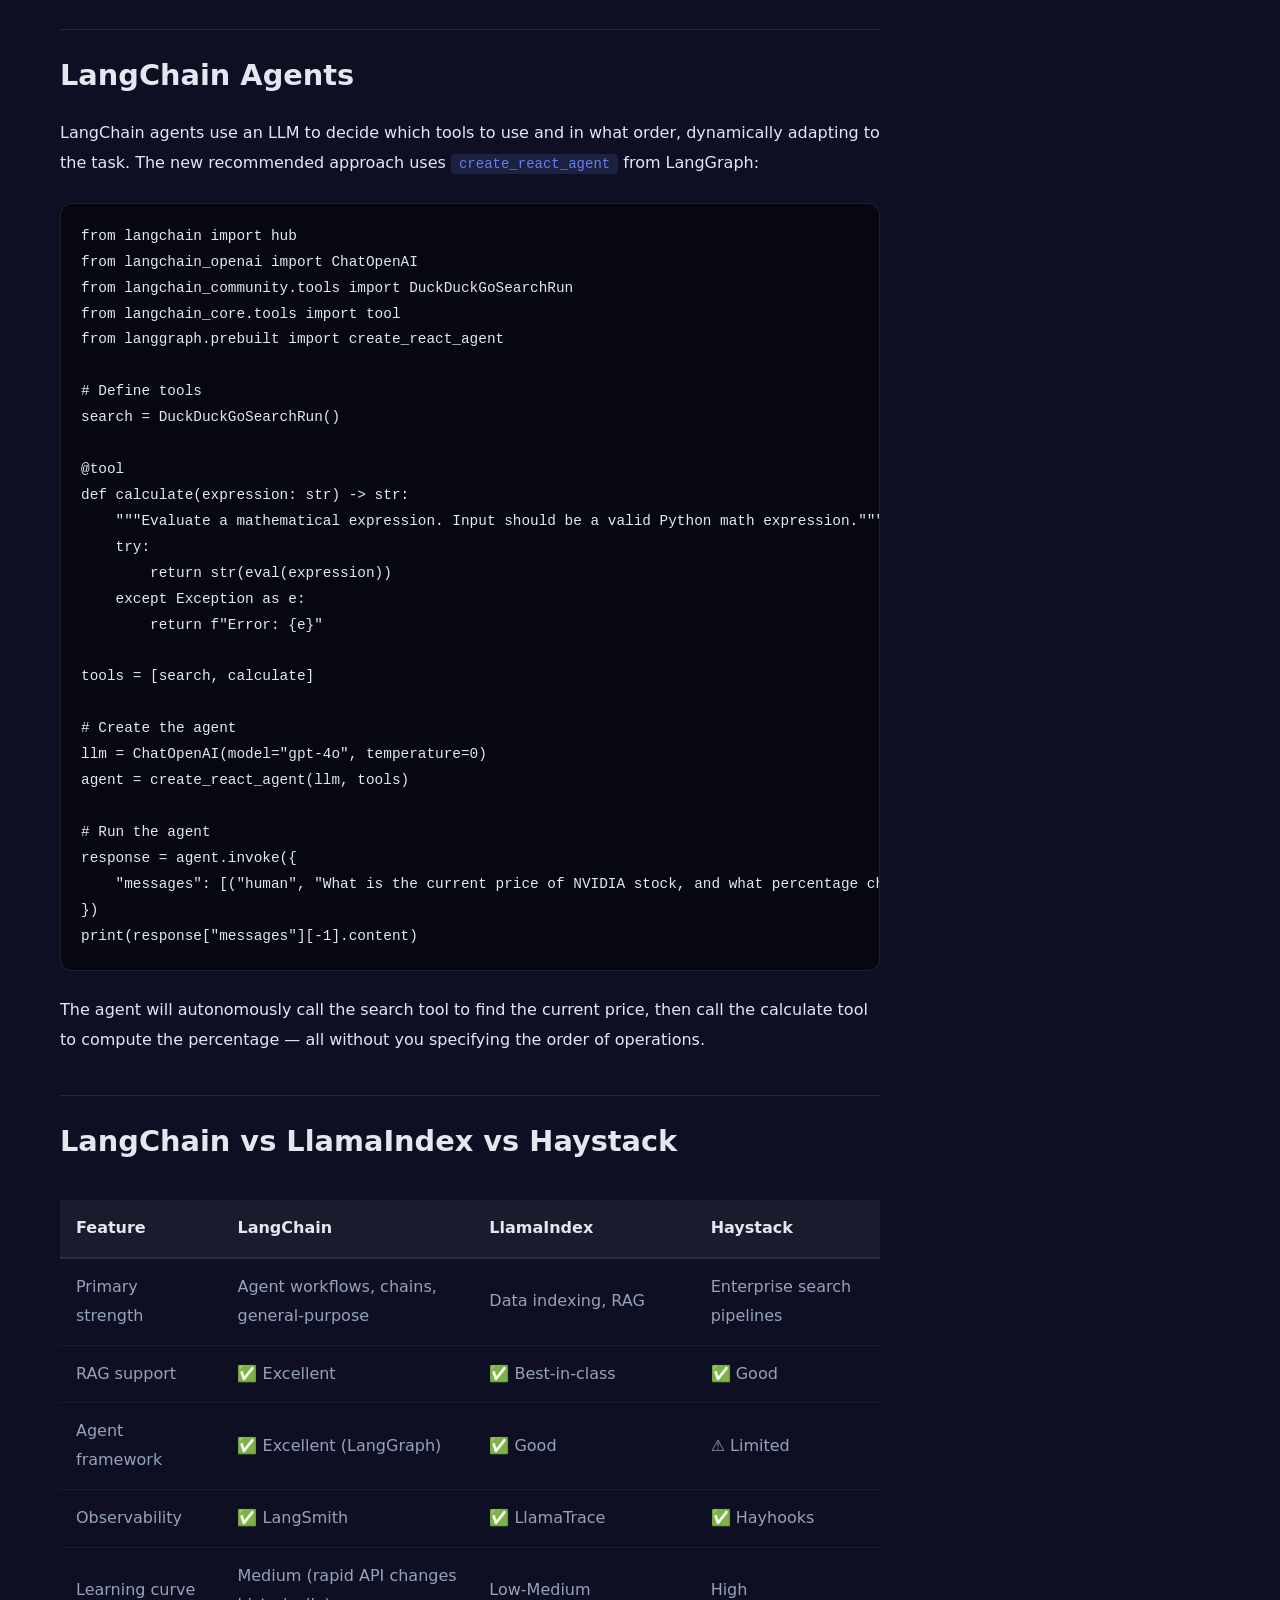
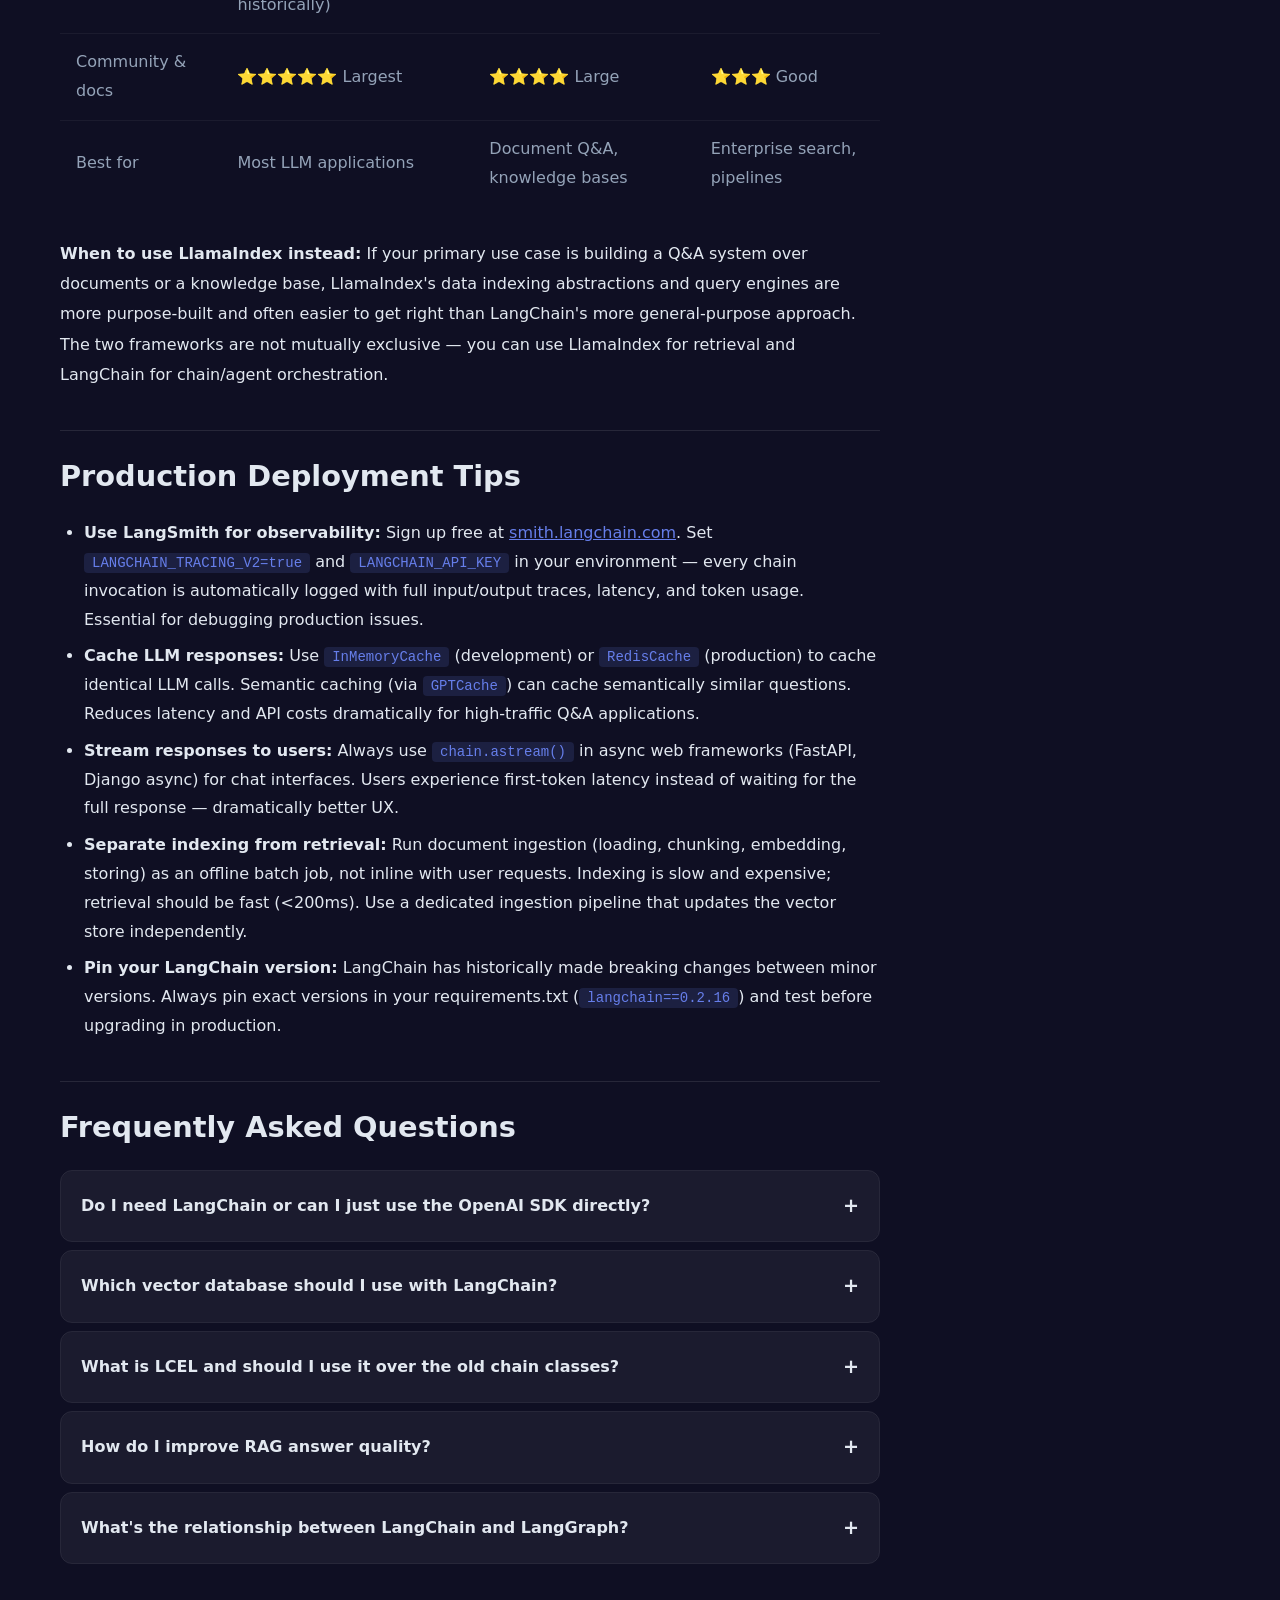
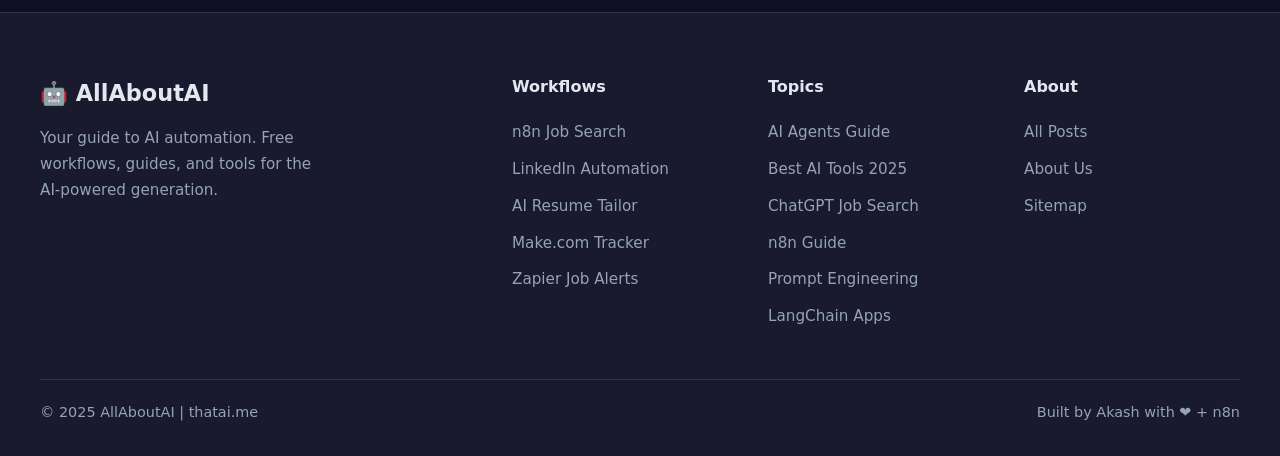
<file: topics/langchain-llm-apps.html>
<!DOCTYPE html>
<html lang="en">
<head>
  <meta charset="UTF-8">
  <meta name="viewport" content="width=device-width, initial-scale=1.0">
  <meta name="robots" content="index, follow">
  <title>LangChain Tutorial: Build LLM-Powered Apps (Complete Guide 2025) | AllAboutAI</title>
  <meta name="description" content="Build production-ready LLM applications with LangChain: chains, agents, memory, RAG (Retrieval Augmented Generation), vector stores, and deploying to production. Includes Python code examples.">
  <meta name="keywords" content="LangChain tutorial, LangChain Python, RAG LangChain, LangChain agents, LangChain LCEL, retrieval augmented generation, build LLM app, LangChain 2025, vector store LangChain">
  <link rel="canonical" href="https://thatai.me/topics/langchain-llm-apps.html">
  <meta property="og:title" content="LangChain Tutorial: Build LLM-Powered Apps (Complete Guide 2025)">
  <meta property="og:description" content="Complete LangChain guide with Python code: chains, agents, memory, RAG system with vector stores, and production deployment tips.">
  <meta property="og:image" content="https://thatai.me/n8n.png">
  <meta property="og:url" content="https://thatai.me/topics/langchain-llm-apps.html">
  <meta property="og:type" content="article">
  <meta property="og:site_name" content="AllAboutAI">
  <meta name="twitter:card" content="summary_large_image">
  <meta name="twitter:title" content="LangChain Tutorial 2025 — Build LLM Apps with Python">
  <meta name="twitter:description" content="Chains, agents, memory, RAG, and production deployment. Complete LangChain guide with working Python code examples.">
  <meta name="twitter:image" content="https://thatai.me/n8n.png">
  <link rel="stylesheet" href="/css/styles.css">
  <script type="application/ld+json">
  {
    "@context": "https://schema.org",
    "@type": "Article",
    "headline": "LangChain Tutorial: Build LLM-Powered Apps (Complete Guide 2025)",
    "description": "Build production-ready LLM applications with LangChain: chains, agents, memory, RAG, vector stores, and deploying to production. Python code examples throughout.",
    "image": "https://thatai.me/n8n.png",
    "author": { "@type": "Person", "name": "Akash" },
    "publisher": { "@type": "Organization", "name": "AllAboutAI", "url": "https://thatai.me" },
    "datePublished": "2025-03-20",
    "dateModified": "2025-03-20",
    "mainEntityOfPage": { "@type": "WebPage", "@id": "https://thatai.me/topics/langchain-llm-apps.html" }
  }
  </script>
</head>
<body>
  <div class="progress-bar" id="progressBar"></div>

  <nav class="nav-wrapper">
    <div class="nav-inner">
      <a href="/" class="nav-logo">🤖 AllAboutAI</a>
      <ul class="nav-links">
        <li><a href="/">Home</a></li>
        <li><a href="/blog.html">Blog</a></li>
        <li class="dropdown">
          <a href="#">Workflows ▾</a>
          <div class="dropdown-menu">
            <a href="/workflows/n8n-job-search-automation.html">🔍 n8n Job Search</a>
            <a href="/workflows/linkedin-automation.html">💼 LinkedIn Automation</a>
            <a href="/workflows/ai-resume-tailor.html">📄 AI Resume Tailor</a>
            <a href="/workflows/make-job-tracker.html">📊 Make.com Tracker</a>
            <a href="/workflows/zapier-job-alerts.html">🔔 Zapier Job Alerts</a>
          </div>
        </li>
        <li class="dropdown">
          <a href="#">Topics ▾</a>
          <div class="dropdown-menu">
            <a href="/topics/ai-agents-guide.html">🤖 AI Agents Guide</a>
            <a href="/topics/best-ai-tools-2025.html">🛠️ Best AI Tools 2025</a>
            <a href="/topics/chatgpt-job-search.html">💬 ChatGPT Tips</a>
            <a href="/topics/n8n-beginners-guide.html">📊 n8n Guide</a>
            <a href="/topics/prompt-engineering.html">🎯 Prompt Engineering</a>
            <a href="/topics/langchain-llm-apps.html">🔗 LangChain</a>
          </div>
        </li>
        <li><a href="/blog.html#about">About</a></li>
      </ul>
      <button class="hamburger" id="hamburger" aria-label="Menu">
        <span></span><span></span><span></span>
      </button>
    </div>
  </nav>
  <div class="mobile-menu" id="mobileMenu">
    <a href="/">Home</a>
    <a href="/blog.html">Blog</a>
    <a href="/workflows/n8n-job-search-automation.html">🔍 n8n Job Search</a>
    <a href="/workflows/linkedin-automation.html">💼 LinkedIn Automation</a>
    <a href="/workflows/ai-resume-tailor.html">📄 AI Resume Tailor</a>
    <a href="/workflows/make-job-tracker.html">📊 Make.com Tracker</a>
    <a href="/workflows/zapier-job-alerts.html">🔔 Zapier Job Alerts</a>
    <a href="/topics/ai-agents-guide.html">🤖 AI Agents Guide</a>
    <a href="/topics/best-ai-tools-2025.html">🛠️ Best AI Tools</a>
    <a href="/topics/chatgpt-job-search.html">💬 ChatGPT Tips</a>
    <a href="/topics/n8n-beginners-guide.html">📊 n8n Guide</a>
    <a href="/topics/prompt-engineering.html">🎯 Prompts</a>
    <a href="/topics/langchain-llm-apps.html">🔗 LangChain</a>
  </div>

  <main>
    <div style="background:var(--bg2);border-bottom:1px solid var(--card-border);padding-top:70px;">
      <div class="container">
        <nav class="breadcrumb">
          <a href="/">Home</a><span class="breadcrumb-sep">›</span>
          <a href="/blog.html">Topics</a><span class="breadcrumb-sep">›</span>
          <span>LangChain Guide</span>
        </nav>
      </div>
    </div>

    <section class="page-hero">
      <div class="container">
        <div style="display:flex;gap:8px;justify-content:center;flex-wrap:wrap;margin-bottom:1rem;">
          <span class="badge badge-primary">LangChain</span>
          <span class="badge badge-purple">Python</span>
          <span class="badge badge-green">RAG</span>
        </div>
        <h1>LangChain Tutorial: Build LLM-Powered Apps</h1>
        <p>The complete developer guide to LangChain in 2025: LCEL chains, agents with tools, memory systems, and a full RAG application with a vector database — all with working Python code.</p>
        <div style="display:flex;gap:20px;justify-content:center;flex-wrap:wrap;margin-top:1.5rem;font-size:0.9rem;color:var(--muted);">
          <span>👤 Akash</span>
          <span>📅 March 20, 2025</span>
          <span>⏱ 20 min read</span>
          <span>💻 Code-heavy tutorial</span>
        </div>
      </div>
    </section>

    <div class="article-wrapper">
      <article class="article-content">

        <p>LangChain is the most widely-used Python framework for building LLM-powered applications. It provides the abstractions, integrations, and tools needed to build everything from a simple Q&amp;A chatbot to a complex multi-agent system that can research, analyze, and generate reports autonomously. As of 2025, LangChain has over 95,000 GitHub stars and is used by thousands of production applications.</p>
        <p>This guide covers the core concepts you need to be productive with LangChain, with real code you can copy and run. We'll build up to a complete RAG (Retrieval Augmented Generation) system — the most practically valuable architecture for most LLM applications.</p>

        <h2 id="what-is-langchain">What Is LangChain?</h2>
        <p>LangChain is a framework that simplifies the development of LLM applications by providing:</p>
        <div class="card-grid card-grid-3" style="margin:2rem 0;">
          <div class="card" data-animate>
            <div style="font-size:2rem;margin-bottom:0.75rem;">🔗</div>
            <h3 style="font-size:1rem;">Composable Chains</h3>
            <p style="color:var(--muted);font-size:0.9rem;">String together LLM calls, data transformations, and tool calls using LCEL (LangChain Expression Language) — a clean, readable pipe syntax.</p>
          </div>
          <div class="card" data-animate>
            <div style="font-size:2rem;margin-bottom:0.75rem;">🤖</div>
            <h3 style="font-size:1rem;">Agent Framework</h3>
            <p style="color:var(--muted);font-size:0.9rem;">Build autonomous agents that can use tools (search, code execution, APIs) and reason step-by-step using the ReAct pattern.</p>
          </div>
          <div class="card" data-animate>
            <div style="font-size:2rem;margin-bottom:0.75rem;">🗄️</div>
            <h3 style="font-size:1rem;">300+ Integrations</h3>
            <p style="color:var(--muted);font-size:0.9rem;">Native connectors for every major LLM provider, vector store, document loader, and tool — so you're not writing boilerplate HTTP calls.</p>
          </div>
        </div>

        <h2 id="installation">Installation &amp; Setup</h2>
        <pre><code># Install core packages
pip install langchain langchain-openai langchain-community chromadb

# Set your API key
import os
os.environ["OPENAI_API_KEY"] = "your-key-here"
# Or set it in a .env file and use: from dotenv import load_dotenv; load_dotenv()</code></pre>
        <p>The LangChain package ecosystem is split into modular sub-packages as of v0.2+: <code>langchain</code> (core), <code>langchain-openai</code> (OpenAI-specific), <code>langchain-anthropic</code> (Claude), and <code>langchain-community</code> (community integrations). Install only what you need to keep your dependency footprint small.</p>

        <h2 id="lcel">LCEL: LangChain Expression Language</h2>
        <p>LCEL is LangChain's modern chain composition syntax using Python's pipe (<code>|</code>) operator. It's the recommended way to build chains and produces cleaner code than the older legacy chain classes.</p>
        <pre><code>from langchain_openai import ChatOpenAI
from langchain_core.prompts import ChatPromptTemplate
from langchain_core.output_parsers import StrOutputParser

# Initialize the model
llm = ChatOpenAI(model="gpt-4o", temperature=0.7)

# Create a prompt template
prompt = ChatPromptTemplate.from_messages([
    ("system", "You are a helpful assistant that explains technical concepts simply."),
    ("human", "Explain {concept} as if I'm 12 years old. Keep it under 100 words.")
])

# Build the chain using LCEL pipe syntax
chain = prompt | llm | StrOutputParser()

# Invoke the chain
result = chain.invoke({"concept": "neural networks"})
print(result)</code></pre>
        <p>The pipe operator creates a <strong>Runnable</strong> — a composable unit that can be invoked, batched, or streamed. Every component (prompt, model, parser) implements the same interface, making them trivially composable. You can also stream the output character by character:</p>
        <pre><code># Streaming output (great for chat interfaces)
for chunk in chain.stream({"concept": "vector databases"}):
    print(chunk, end="", flush=True)</code></pre>

        <h2 id="memory">Memory: Maintaining Conversation State</h2>
        <p>By default, LLMs are stateless — each call is independent. LangChain's memory modules add conversation history. The most common pattern in 2025 uses <code>RunnableWithMessageHistory</code>:</p>
        <pre><code>from langchain_openai import ChatOpenAI
from langchain_core.prompts import ChatPromptTemplate, MessagesPlaceholder
from langchain_core.runnables.history import RunnableWithMessageHistory
from langchain_community.chat_message_histories import ChatMessageHistory

llm = ChatOpenAI(model="gpt-4o")

prompt = ChatPromptTemplate.from_messages([
    ("system", "You are a helpful coding assistant."),
    MessagesPlaceholder(variable_name="history"),  # injects conversation history
    ("human", "{input}")
])

chain = prompt | llm | StrOutputParser()

# Store histories per session
session_store = {}

def get_session_history(session_id: str):
    if session_id not in session_store:
        session_store[session_id] = ChatMessageHistory()
    return session_store[session_id]

# Wrap chain with memory
chain_with_history = RunnableWithMessageHistory(
    chain,
    get_session_history,
    input_messages_key="input",
    history_messages_key="history"
)

# Use the same session_id to maintain context
config = {"configurable": {"session_id": "user-123"}}
response1 = chain_with_history.invoke({"input": "What is a decorator in Python?"}, config=config)
response2 = chain_with_history.invoke({"input": "Can you show me an example?"}, config=config)
# response2 understands "example" refers to the decorator from response1</code></pre>
        <p>For production, replace <code>ChatMessageHistory</code> (in-memory, lost on restart) with a persistent backend: <code>RedisChatMessageHistory</code>, <code>DynamoDBChatMessageHistory</code>, or <code>PostgresChatMessageHistory</code>.</p>

        <h2 id="rag">Building a RAG System</h2>
        <p>Retrieval Augmented Generation (RAG) is the most valuable LangChain pattern for real applications. Instead of relying solely on the LLM's training data, RAG fetches relevant documents from your own data store and includes them in the context before generation. This enables accurate, cited answers over private documents, up-to-date information, and knowledge bases too large for a single context window.</p>

        <div class="step-card" data-animate>
          <div class="step-number">1</div>
          <div class="step-content">
            <h3>📥 Document Loading &amp; Chunking</h3>
            <p>Load your documents and split them into chunks small enough to fit in context. The chunk size / overlap balance matters: larger chunks preserve more context, smaller chunks enable more precise retrieval.</p>
          </div>
        </div>
        <pre><code>from langchain_community.document_loaders import PyPDFLoader, TextLoader, WebBaseLoader
from langchain_text_splitters import RecursiveCharacterTextSplitter

# Load a PDF
loader = PyPDFLoader("company_handbook.pdf")
documents = loader.load()

# Load from URL
web_loader = WebBaseLoader("https://docs.example.com/api-reference")
web_docs = web_loader.load()

# Split into chunks
splitter = RecursiveCharacterTextSplitter(
    chunk_size=1000,       # characters per chunk
    chunk_overlap=200,     # overlap to preserve context across chunks
    length_function=len,
    separators=["\n\n", "\n", " ", ""]  # split on paragraphs first, then lines, then words
)
chunks = splitter.split_documents(documents)</code></pre>

        <div class="step-card" data-animate>
          <div class="step-number">2</div>
          <div class="step-content">
            <h3>🗄️ Vector Store Indexing</h3>
            <p>Convert document chunks to embeddings (dense numerical vectors) and store them in a vector database. Embeddings capture semantic meaning — chunks about similar topics end up near each other in vector space, enabling semantic search.</p>
          </div>
        </div>
        <pre><code>from langchain_openai import OpenAIEmbeddings
from langchain_community.vectorstores import Chroma

# Create embeddings using OpenAI's text-embedding-3-small (cost-effective)
embeddings = OpenAIEmbeddings(model="text-embedding-3-small")

# Create and persist a Chroma vector store
vectorstore = Chroma.from_documents(
    documents=chunks,
    embedding=embeddings,
    persist_directory="./chroma_db"  # persist to disk
)

# For subsequent runs, load the existing store:
# vectorstore = Chroma(persist_directory="./chroma_db", embedding_function=embeddings)

# Create a retriever — finds the top-k most semantically similar chunks
retriever = vectorstore.as_retriever(
    search_type="mmr",      # Maximum Marginal Relevance: balances similarity + diversity
    search_kwargs={"k": 5}  # return 5 most relevant chunks
)</code></pre>

        <div class="step-card" data-animate>
          <div class="step-number">3</div>
          <div class="step-content">
            <h3>🔗 RAG Chain Assembly</h3>
            <p>Connect the retriever to the LLM using LCEL. The chain retrieves relevant chunks, formats them into a prompt with context, and generates an answer grounded in your documents.</p>
          </div>
        </div>
        <pre><code>from langchain_core.prompts import ChatPromptTemplate
from langchain_core.runnables import RunnablePassthrough
from langchain_openai import ChatOpenAI
from langchain_core.output_parsers import StrOutputParser

llm = ChatOpenAI(model="gpt-4o", temperature=0)

rag_prompt = ChatPromptTemplate.from_messages([
    ("system", """You are a helpful assistant. Answer questions based ONLY on the provided context.
If the answer isn't in the context, say 'I don't have information about that in the provided documents.'
Always cite which part of the context your answer comes from.

Context:
{context}"""),
    ("human", "{question}")
])

def format_docs(docs):
    return "\n\n---\n\n".join(
        f"Source: {doc.metadata.get('source', 'Unknown')}, Page: {doc.metadata.get('page', 'N/A')}\n{doc.page_content}"
        for doc in docs
    )

# Full RAG chain
rag_chain = (
    {"context": retriever | format_docs, "question": RunnablePassthrough()}
    | rag_prompt
    | llm
    | StrOutputParser()
)

# Query your documents
answer = rag_chain.invoke("What is the company's remote work policy?")
print(answer)</code></pre>

        <div class="step-card" data-animate>
          <div class="step-number">4</div>
          <div class="step-content">
            <h3>📊 Evaluation &amp; Improvement</h3>
            <p>A RAG system is only as good as its retrieval quality. Use LangSmith or a simple manual evaluation loop to measure retrieval precision and answer faithfulness — this catches issues like chunks being too small/large or the wrong embedding model being used.</p>
          </div>
        </div>
        <pre><code># Simple retrieval quality test
test_questions = [
    "What is the vacation policy?",
    "How do I expense travel?",
    "Who approves performance reviews?"
]

for question in test_questions:
    retrieved_docs = retriever.invoke(question)
    print(f"\nQuestion: {question}")
    print(f"Top retrieved chunk: {retrieved_docs[0].page_content[:200]}...")
    print(f"Total chunks retrieved: {len(retrieved_docs)}")
    # Manually verify: does the top chunk actually contain the answer?</code></pre>

        <h2 id="agents">LangChain Agents</h2>
        <p>LangChain agents use an LLM to decide which tools to use and in what order, dynamically adapting to the task. The new recommended approach uses <code>create_react_agent</code> from LangGraph:</p>
        <pre><code>from langchain import hub
from langchain_openai import ChatOpenAI
from langchain_community.tools import DuckDuckGoSearchRun
from langchain_core.tools import tool
from langgraph.prebuilt import create_react_agent

# Define tools
search = DuckDuckGoSearchRun()

@tool
def calculate(expression: str) -> str:
    """Evaluate a mathematical expression. Input should be a valid Python math expression."""
    try:
        return str(eval(expression))
    except Exception as e:
        return f"Error: {e}"

tools = [search, calculate]

# Create the agent
llm = ChatOpenAI(model="gpt-4o", temperature=0)
agent = create_react_agent(llm, tools)

# Run the agent
response = agent.invoke({
    "messages": [("human", "What is the current price of NVIDIA stock, and what percentage change is that from $100?")]
})
print(response["messages"][-1].content)</code></pre>
        <p>The agent will autonomously call the search tool to find the current price, then call the calculate tool to compute the percentage — all without you specifying the order of operations.</p>

        <h2 id="comparison">LangChain vs LlamaIndex vs Haystack</h2>
        <table class="compare-table">
          <thead>
            <tr><th>Feature</th><th>LangChain</th><th>LlamaIndex</th><th>Haystack</th></tr>
          </thead>
          <tbody>
            <tr><td>Primary strength</td><td>Agent workflows, chains, general-purpose</td><td>Data indexing, RAG</td><td>Enterprise search pipelines</td></tr>
            <tr><td>RAG support</td><td>✅ Excellent</td><td>✅ Best-in-class</td><td>✅ Good</td></tr>
            <tr><td>Agent framework</td><td>✅ Excellent (LangGraph)</td><td>✅ Good</td><td>⚠️ Limited</td></tr>
            <tr><td>Observability</td><td>✅ LangSmith</td><td>✅ LlamaTrace</td><td>✅ Hayhooks</td></tr>
            <tr><td>Learning curve</td><td>Medium (rapid API changes historically)</td><td>Low-Medium</td><td>High</td></tr>
            <tr><td>Community &amp; docs</td><td>⭐⭐⭐⭐⭐ Largest</td><td>⭐⭐⭐⭐ Large</td><td>⭐⭐⭐ Good</td></tr>
            <tr><td>Best for</td><td>Most LLM applications</td><td>Document Q&amp;A, knowledge bases</td><td>Enterprise search, pipelines</td></tr>
          </tbody>
        </table>
        <p><strong>When to use LlamaIndex instead:</strong> If your primary use case is building a Q&amp;A system over documents or a knowledge base, LlamaIndex's data indexing abstractions and query engines are more purpose-built and often easier to get right than LangChain's more general-purpose approach. The two frameworks are not mutually exclusive — you can use LlamaIndex for retrieval and LangChain for chain/agent orchestration.</p>

        <h2 id="production">Production Deployment Tips</h2>
        <ul>
          <li><strong>Use LangSmith for observability:</strong> Sign up free at <a href="https://smith.langchain.com" rel="noopener noreferrer">smith.langchain.com</a>. Set <code>LANGCHAIN_TRACING_V2=true</code> and <code>LANGCHAIN_API_KEY</code> in your environment — every chain invocation is automatically logged with full input/output traces, latency, and token usage. Essential for debugging production issues.</li>
          <li><strong>Cache LLM responses:</strong> Use <code>InMemoryCache</code> (development) or <code>RedisCache</code> (production) to cache identical LLM calls. Semantic caching (via <code>GPTCache</code>) can cache semantically similar questions. Reduces latency and API costs dramatically for high-traffic Q&amp;A applications.</li>
          <li><strong>Stream responses to users:</strong> Always use <code>chain.astream()</code> in async web frameworks (FastAPI, Django async) for chat interfaces. Users experience first-token latency instead of waiting for the full response — dramatically better UX.</li>
          <li><strong>Separate indexing from retrieval:</strong> Run document ingestion (loading, chunking, embedding, storing) as an offline batch job, not inline with user requests. Indexing is slow and expensive; retrieval should be fast (&lt;200ms). Use a dedicated ingestion pipeline that updates the vector store independently.</li>
          <li><strong>Pin your LangChain version:</strong> LangChain has historically made breaking changes between minor versions. Always pin exact versions in your requirements.txt (<code>langchain==0.2.16</code>) and test before upgrading in production.</li>
        </ul>

        <h2 id="faq">Frequently Asked Questions</h2>
        <div class="faq-item">
          <div class="faq-question">Do I need LangChain or can I just use the OpenAI SDK directly? <span class="faq-icon">+</span></div>
          <div class="faq-answer">For simple applications (one or two LLM calls, no retrieval), the OpenAI SDK directly is perfectly fine and has less overhead. LangChain's value grows with application complexity: if you need multiple models, RAG, agents, memory management, or complex chain logic, LangChain's abstractions save significant development time. The rule of thumb: start with the raw SDK, switch to LangChain when you find yourself re-implementing the same patterns.</div>
        </div>
        <div class="faq-item">
          <div class="faq-question">Which vector database should I use with LangChain? <span class="faq-icon">+</span></div>
          <div class="faq-answer">For local development: <strong>Chroma</strong> (open-source, runs in-process, great DX). For small-medium production: <strong>Pinecone</strong> (managed, fast, excellent LangChain integration) or <strong>Weaviate</strong> (open-source, self-hostable). For large-scale enterprise: <strong>Qdrant</strong> (high performance, Rust-based) or <strong>pgvector</strong> (if you're already on PostgreSQL). If you're already using Supabase or PostgreSQL, pgvector is often the simplest production choice.</div>
        </div>
        <div class="faq-item">
          <div class="faq-question">What is LCEL and should I use it over the old chain classes? <span class="faq-icon">+</span></div>
          <div class="faq-answer">LangChain Expression Language (LCEL) is the modern, recommended way to build chains using Python's pipe operator. It replaces older classes like LLMChain, ConversationalRetrievalChain, etc. Yes, you should use LCEL for all new code — it's cleaner, more composable, supports streaming out of the box, and is what LangChain's team actively develops. Legacy chain classes are deprecated but still work for backward compatibility.</div>
        </div>
        <div class="faq-item">
          <div class="faq-question">How do I improve RAG answer quality? <span class="faq-icon">+</span></div>
          <div class="faq-answer">The most impactful improvements: (1) <strong>Better chunking</strong> — use semantic chunking or adjust chunk size for your content type; (2) <strong>Hybrid search</strong> — combine vector search with keyword (BM25) search using <code>EnsembleRetriever</code>; (3) <strong>Re-ranking</strong> — use Cohere's Rerank API to re-score retrieved chunks before passing to the LLM; (4) <strong>Query expansion</strong> — use an LLM to generate multiple versions of the user's question and retrieve for each; (5) <strong>Metadata filtering</strong> — add filters to restrict retrieval to relevant document sections.</div>
        </div>
        <div class="faq-item">
          <div class="faq-question">What's the relationship between LangChain and LangGraph? <span class="faq-icon">+</span></div>
          <div class="faq-answer">LangGraph is LangChain's separate library for building stateful, multi-step agent workflows as directed graphs. While LangChain (LCEL) handles linear chains well, LangGraph is designed for more complex flows: agents with loops, parallel branches, human-in-the-loop approvals, and multi-agent coordination. Think of LangChain as the foundation and LangGraph as the orchestration layer on top. For complex agents in 2025, LangGraph is the recommended approach within the LangChain ecosystem.</div>
        </div>

      </article>

      <aside class="sidebar">
        <div class="toc">
          <h3>📋 Table of Contents</h3>
          <ul>
            <li><a href="#what-is-langchain">What Is LangChain?</a></li>
            <li><a href="#installation">Installation</a></li>
            <li><a href="#lcel">LCEL Chains</a></li>
            <li><a href="#memory">Memory</a></li>
            <li><a href="#rag">Building a RAG System</a></li>
            <li><a href="#agents">LangChain Agents</a></li>
            <li><a href="#comparison">LangChain vs LlamaIndex</a></li>
            <li><a href="#production">Production Tips</a></li>
            <li><a href="#faq">FAQ</a></li>
          </ul>
        </div>
        <div class="card" style="margin-top:20px;background:linear-gradient(135deg,rgba(102,126,234,0.15),rgba(118,75,162,0.15));border-color:rgba(102,126,234,0.3);">
          <h4 style="margin-top:0;">📚 Related Topics</h4>
          <ul style="padding-left:1rem;color:var(--muted);font-size:0.9rem;">
            <li style="margin-bottom:0.5rem;"><a href="/topics/ai-agents-guide.html">AI Agents Guide</a></li>
            <li style="margin-bottom:0.5rem;"><a href="/topics/prompt-engineering.html">Prompt Engineering</a></li>
            <li><a href="/topics/best-ai-tools-2025.html">Best AI Tools 2025</a></li>
          </ul>
        </div>
        <div class="card" style="margin-top:20px;">
          <h4 style="margin-top:0;">🏷️ Tags</h4>
          <div style="display:flex;flex-wrap:wrap;gap:8px;">
            <span class="tag">LangChain</span>
            <span class="tag">Python</span>
            <span class="tag">RAG</span>
            <span class="tag">LLM</span>
            <span class="tag">Vector DB</span>
            <span class="tag">AI Agents</span>
          </div>
        </div>
      </aside>
    </div>
  </main>

  <footer class="footer">
    <div class="footer-grid">
      <div>
        <div style="font-size:1.4rem;font-weight:800;margin-bottom:0.75rem;">🤖 AllAboutAI</div>
        <p style="color:var(--muted);font-size:0.95rem;line-height:1.7;max-width:280px;">Your guide to AI automation. Free workflows, guides, and tools for the AI-powered generation.</p>
      </div>
      <div>
        <h4>Workflows</h4>
        <ul>
          <li><a href="/workflows/n8n-job-search-automation.html">n8n Job Search</a></li>
          <li><a href="/workflows/linkedin-automation.html">LinkedIn Automation</a></li>
          <li><a href="/workflows/ai-resume-tailor.html">AI Resume Tailor</a></li>
          <li><a href="/workflows/make-job-tracker.html">Make.com Tracker</a></li>
          <li><a href="/workflows/zapier-job-alerts.html">Zapier Job Alerts</a></li>
        </ul>
      </div>
      <div>
        <h4>Topics</h4>
        <ul>
          <li><a href="/topics/ai-agents-guide.html">AI Agents Guide</a></li>
          <li><a href="/topics/best-ai-tools-2025.html">Best AI Tools 2025</a></li>
          <li><a href="/topics/chatgpt-job-search.html">ChatGPT Job Search</a></li>
          <li><a href="/topics/n8n-beginners-guide.html">n8n Guide</a></li>
          <li><a href="/topics/prompt-engineering.html">Prompt Engineering</a></li>
          <li><a href="/topics/langchain-llm-apps.html">LangChain Apps</a></li>
        </ul>
      </div>
      <div>
        <h4>About</h4>
        <ul>
          <li><a href="/blog.html">All Posts</a></li>
          <li><a href="/blog.html#about">About Us</a></li>
          <li><a href="/sitemap.xml">Sitemap</a></li>
        </ul>
      </div>
    </div>
    <div class="footer-bottom">
      <span>© 2025 AllAboutAI | thatai.me</span>
      <span>Built by Akash with ❤️ + n8n</span>
    </div>
  </footer>

  <script>
    window.addEventListener('scroll', () => {
      const bar = document.getElementById('progressBar');
      if(bar) bar.style.width = (window.scrollY / (document.body.scrollHeight - window.innerHeight) * 100) + '%';
    });
    const hamburger = document.getElementById('hamburger');
    const mobileMenu = document.getElementById('mobileMenu');
    if(hamburger) hamburger.addEventListener('click', () => mobileMenu.classList.toggle('open'));
    document.querySelectorAll('.faq-question').forEach(q => {
      q.addEventListener('click', () => {
        const answer = q.nextElementSibling;
        const icon = q.querySelector('.faq-icon');
        answer.classList.toggle('open');
        if(icon) icon.classList.toggle('open');
      });
    });
    const observer = new IntersectionObserver(entries => {
      entries.forEach(e => { if(e.isIntersecting) e.target.classList.add('visible'); });
    }, {threshold: 0.1});
    document.querySelectorAll('[data-animate]').forEach(el => observer.observe(el));
    const tocLinks = document.querySelectorAll('.toc a');
    const sections = document.querySelectorAll('h2[id], h3[id]');
    window.addEventListener('scroll', () => {
      let current = '';
      sections.forEach(s => { if(window.scrollY >= s.offsetTop - 120) current = s.id; });
      tocLinks.forEach(a => { a.classList.toggle('active', a.getAttribute('href') === '#' + current); });
    });
  </script>
</body>
</html>
</file>
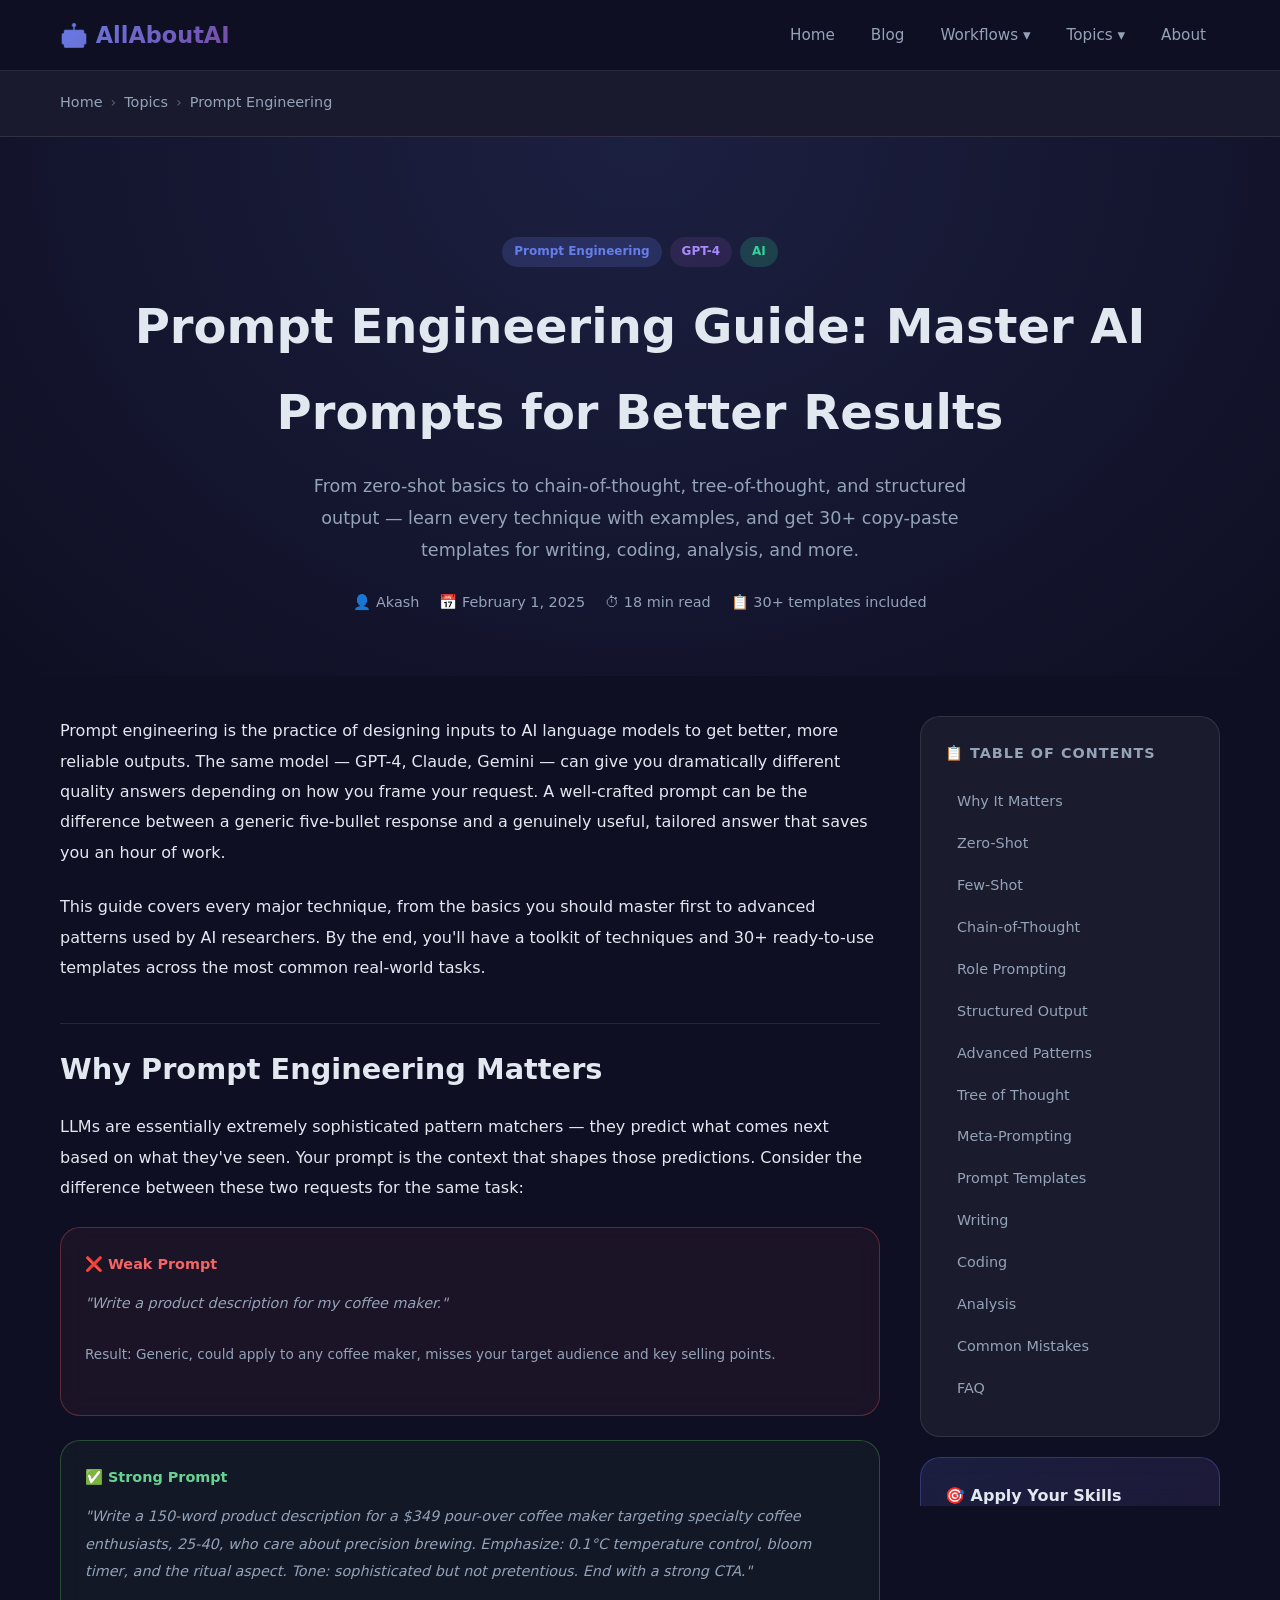
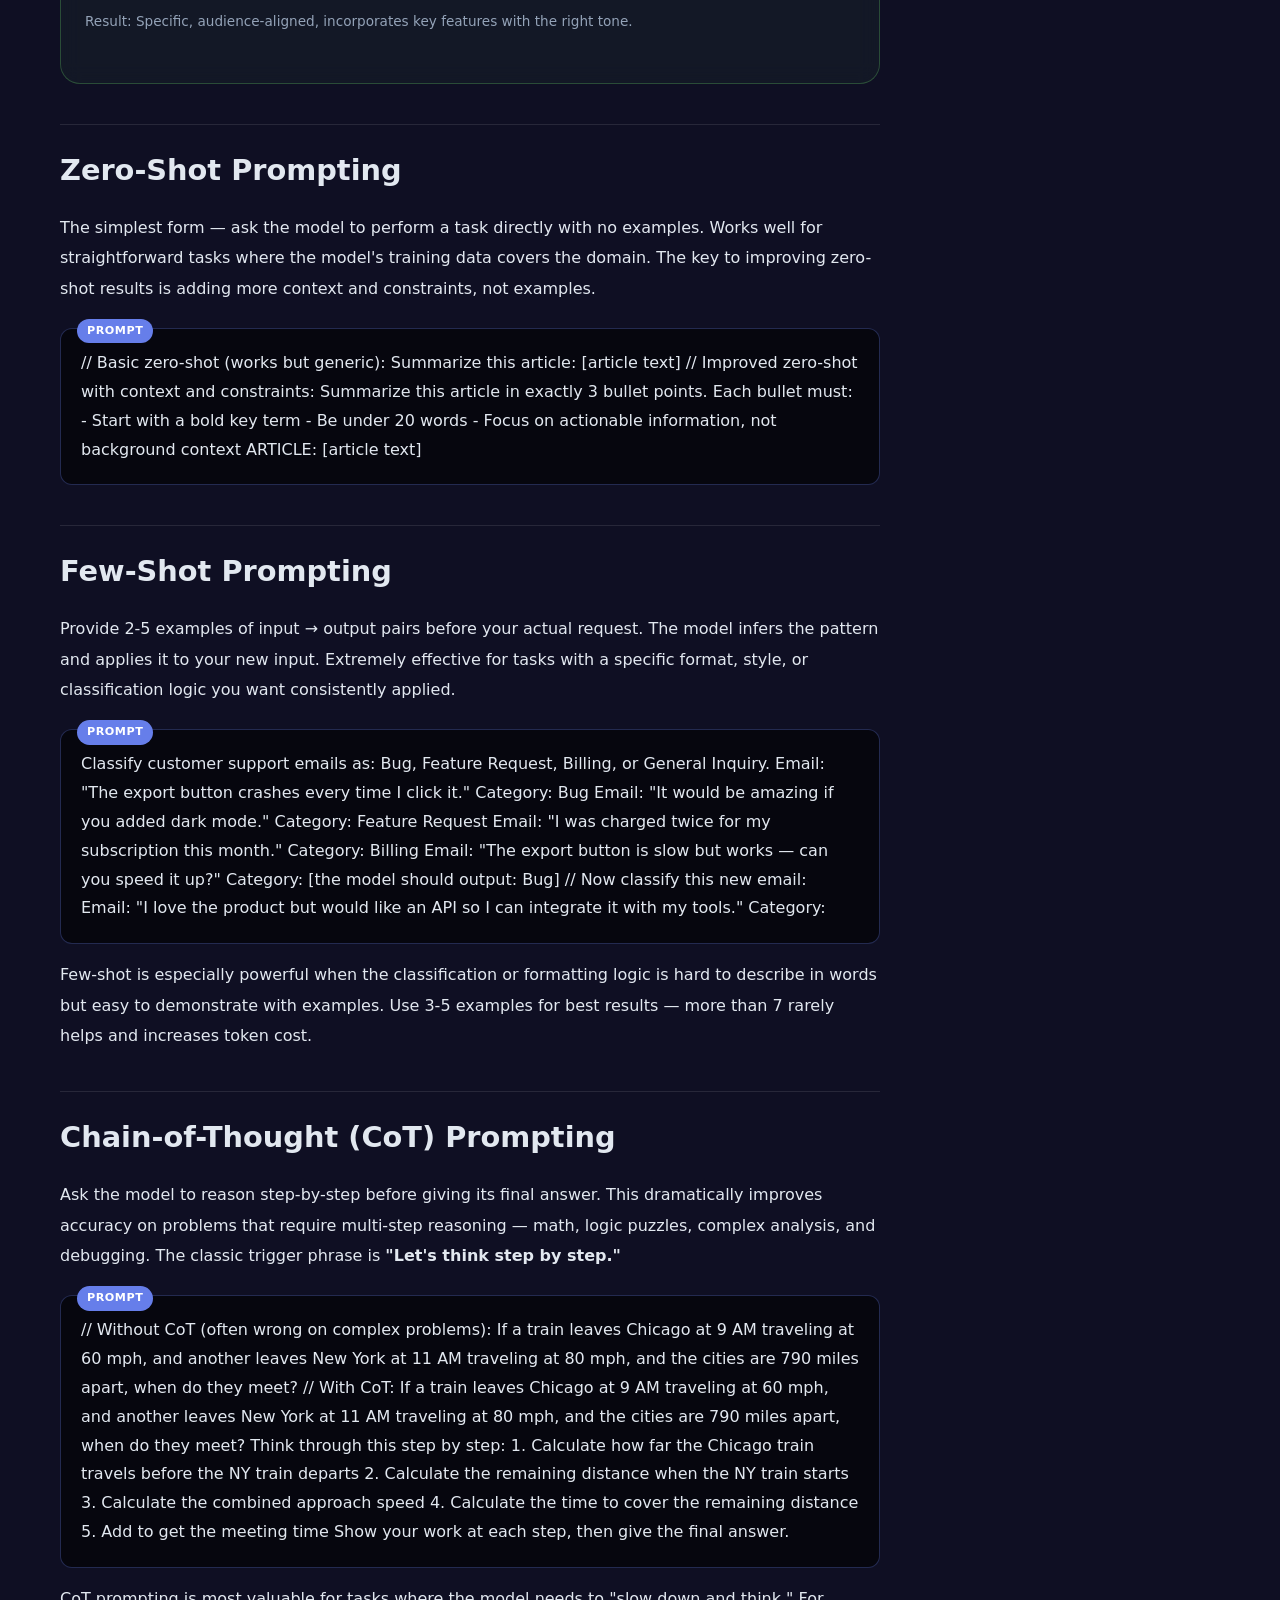
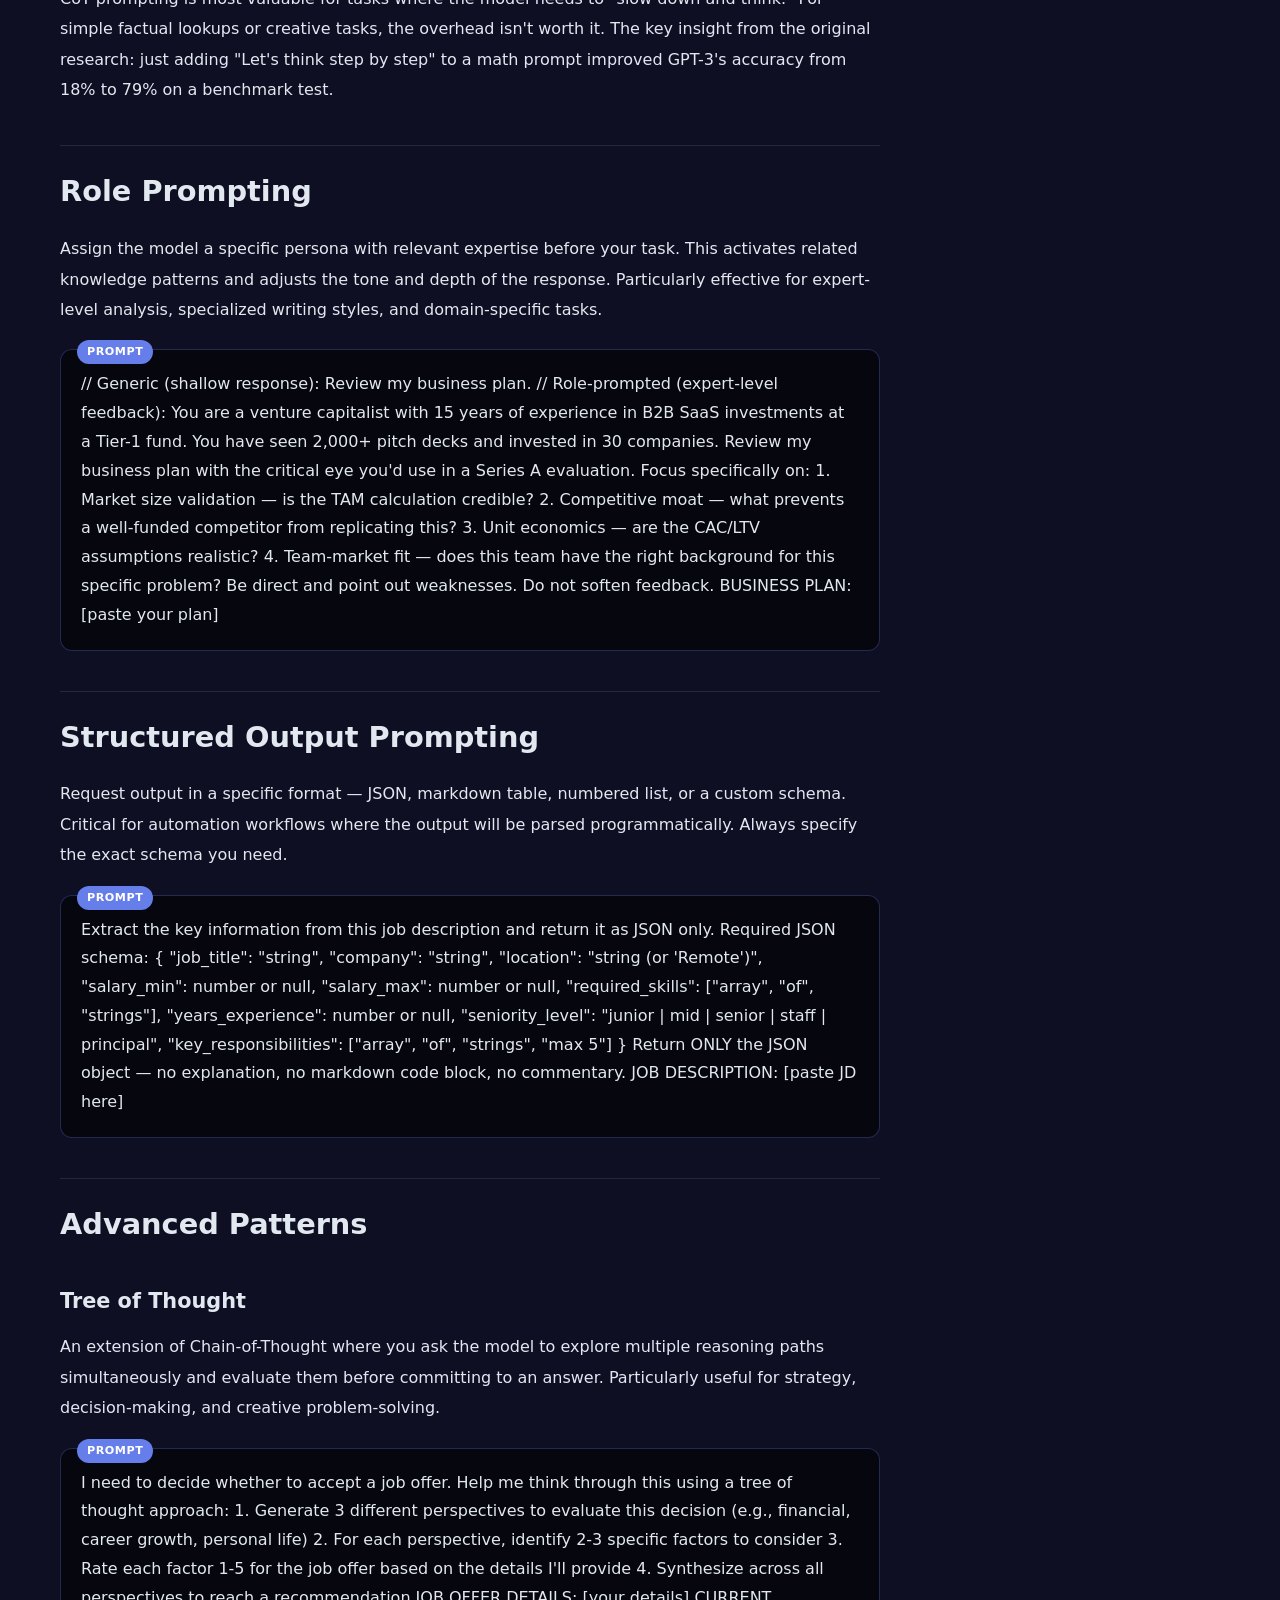
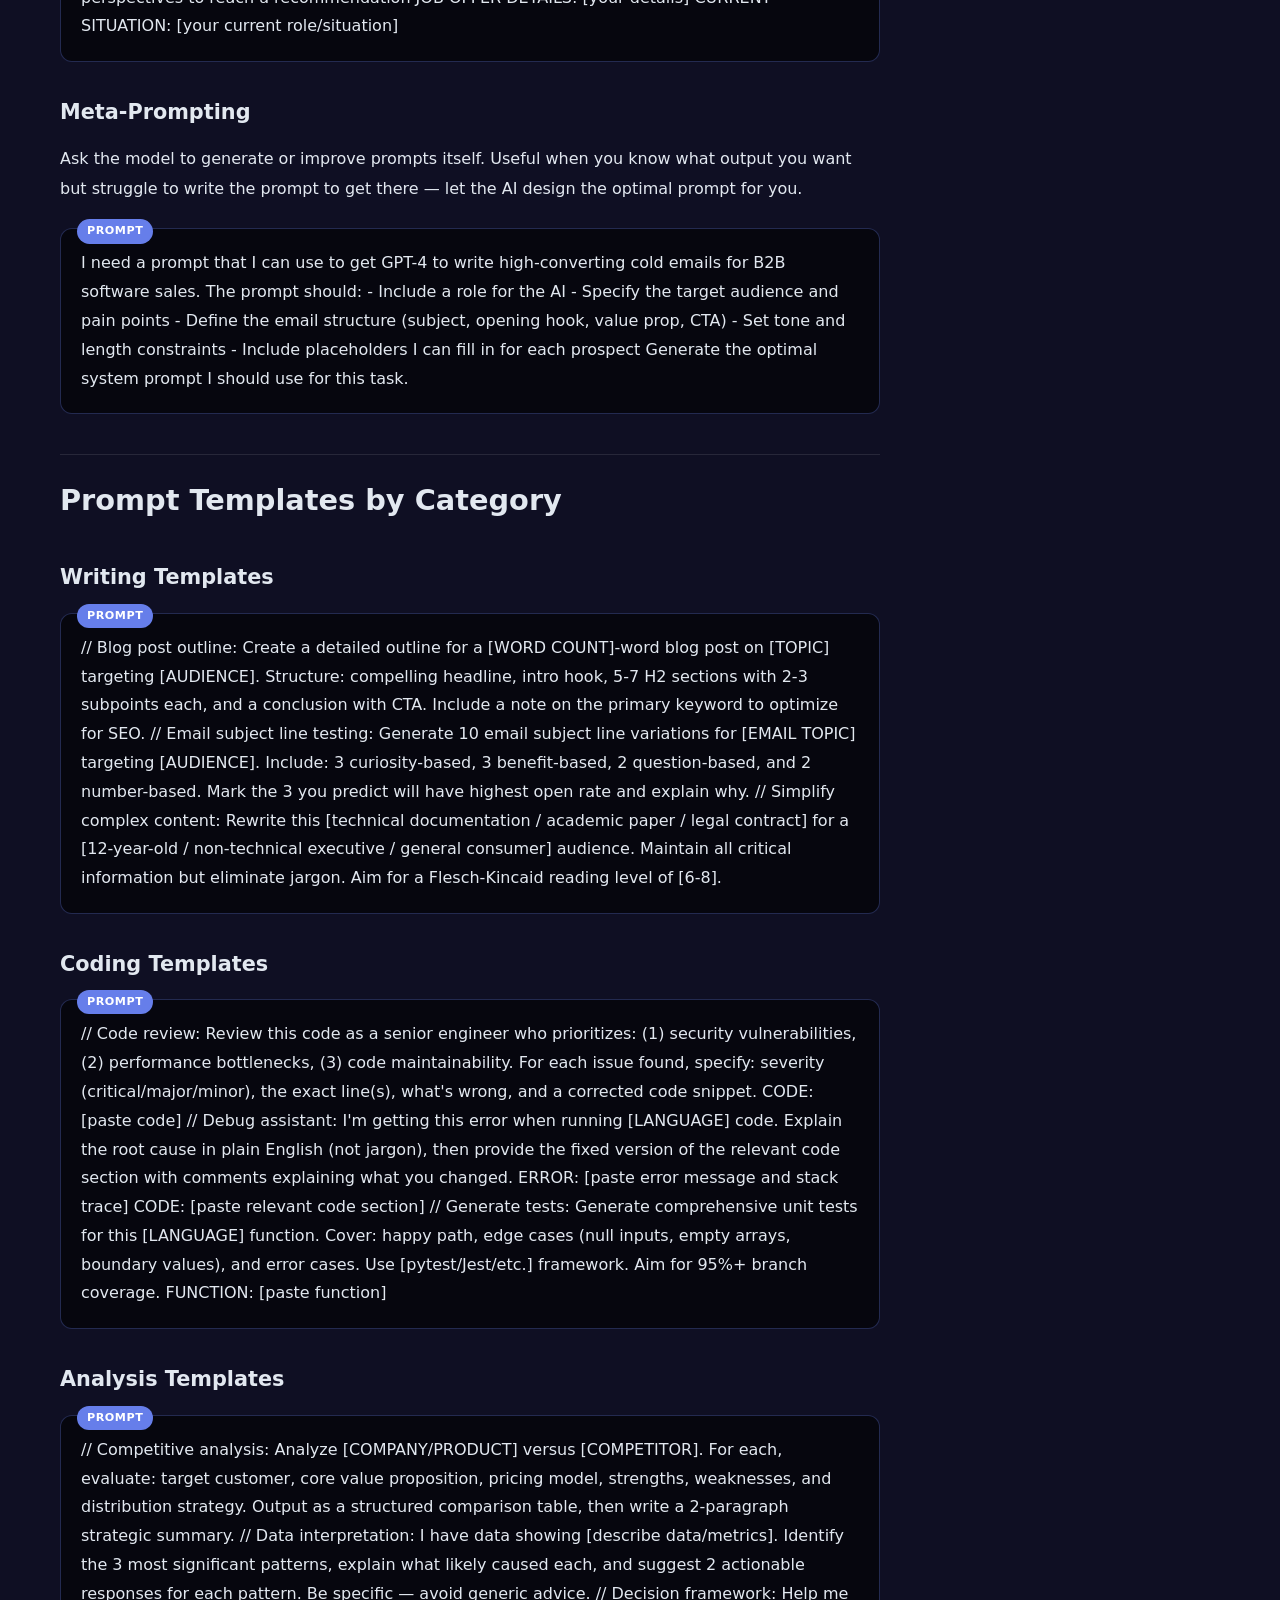
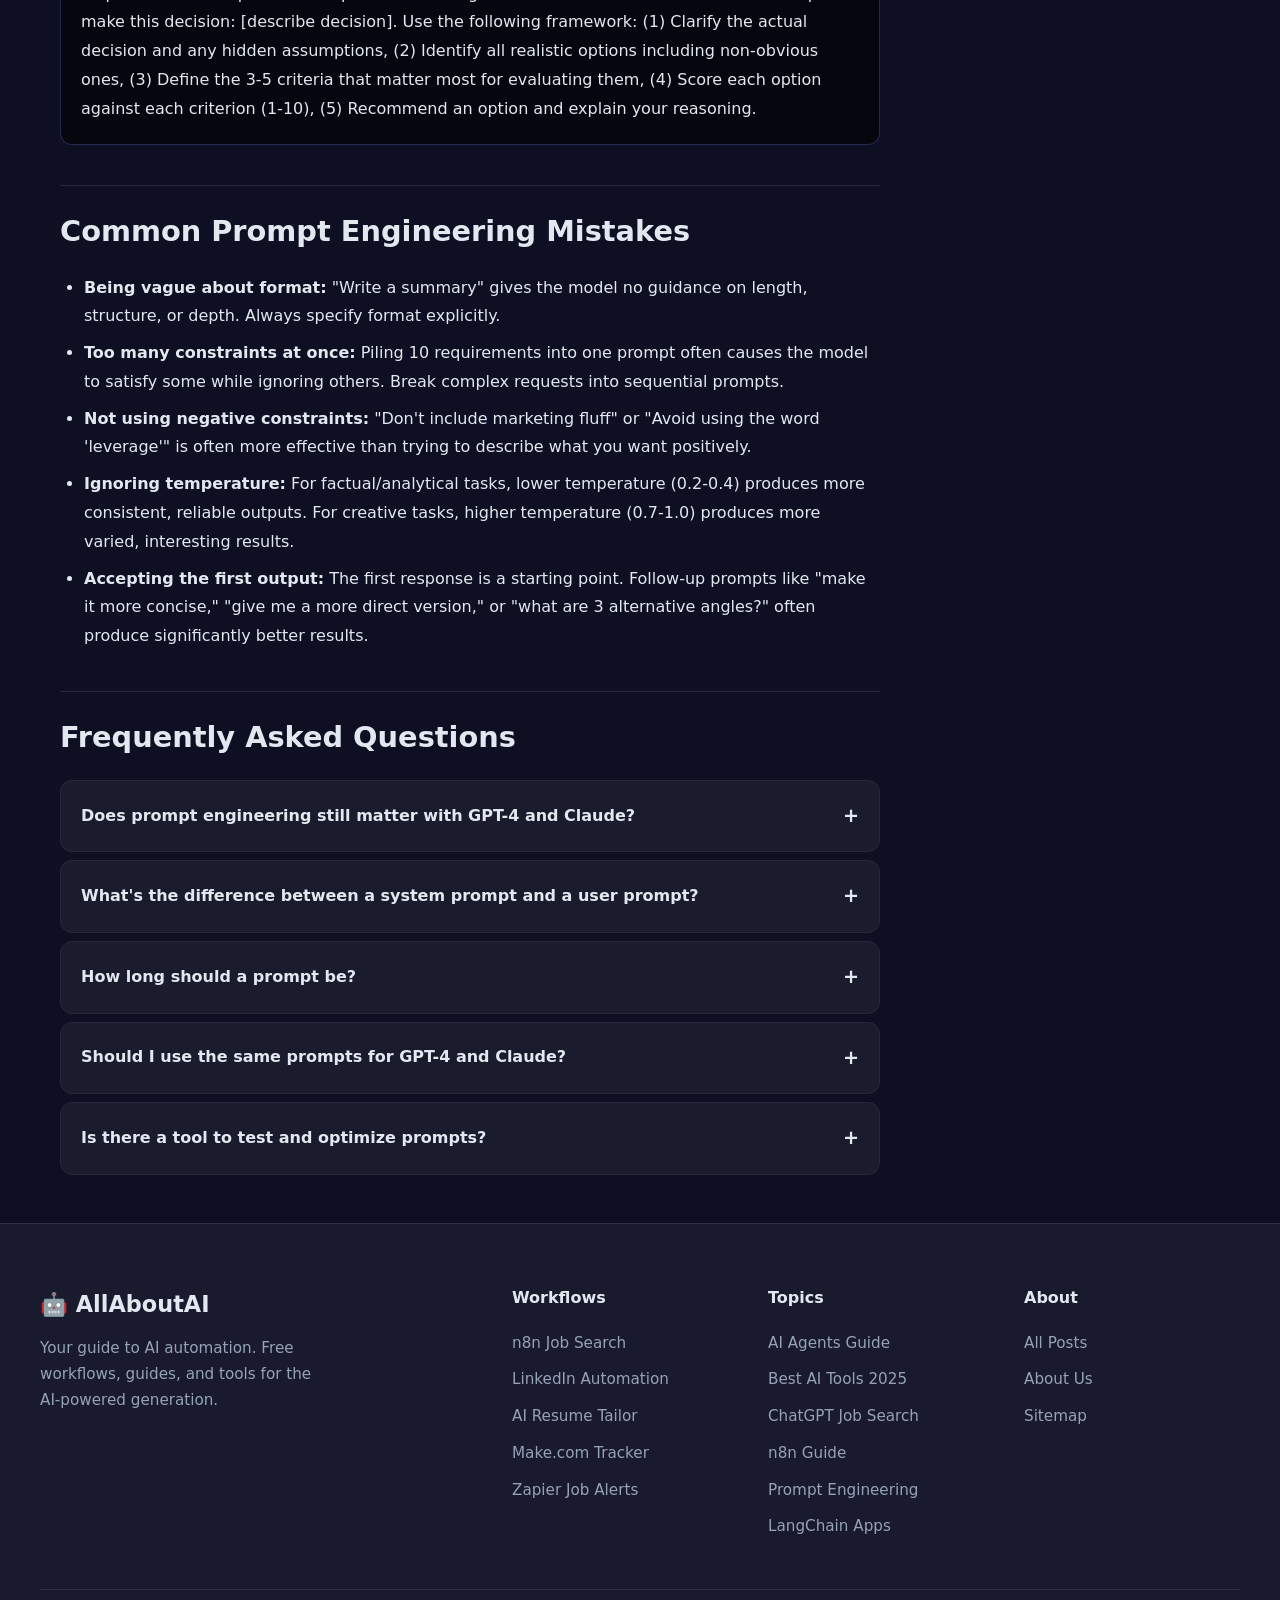
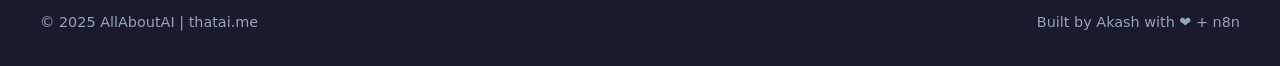
<file: topics/prompt-engineering.html>
<!DOCTYPE html>
<html lang="en">
<head>
  <meta charset="UTF-8">
  <meta name="viewport" content="width=device-width, initial-scale=1.0">
  <meta name="robots" content="index, follow">
  <title>Prompt Engineering Guide: Master AI Prompts for Better Results (2025) | AllAboutAI</title>
  <meta name="description" content="Learn prompt engineering from scratch: core techniques (zero-shot, few-shot, chain-of-thought, role prompting), advanced patterns, avoiding common mistakes, and 30+ copy-paste prompt templates for real tasks.">
  <meta name="keywords" content="prompt engineering guide, how to prompt ChatGPT, chain of thought prompting, few-shot prompting, AI prompt techniques 2025, better ChatGPT prompts, GPT-4 prompting tips">
  <link rel="canonical" href="https://thatai.me/topics/prompt-engineering.html">
  <meta property="og:title" content="Prompt Engineering Guide: Master AI Prompts for Better Results (2025)">
  <meta property="og:description" content="Complete prompt engineering guide: zero-shot, few-shot, chain-of-thought, role prompting, and 30+ templates for writing, coding, analysis, and more.">
  <meta property="og:image" content="https://thatai.me/n8n.png">
  <meta property="og:url" content="https://thatai.me/topics/prompt-engineering.html">
  <meta property="og:type" content="article">
  <meta property="og:site_name" content="AllAboutAI">
  <meta name="twitter:card" content="summary_large_image">
  <meta name="twitter:title" content="Prompt Engineering Guide 2025 — Master AI Prompts">
  <meta name="twitter:description" content="Zero-shot, few-shot, chain-of-thought, and 30+ copy-paste templates for better AI results. The complete prompt engineering guide.">
  <meta name="twitter:image" content="https://thatai.me/n8n.png">
  <link rel="stylesheet" href="/css/styles.css">
  <script type="application/ld+json">
  {
    "@context": "https://schema.org",
    "@type": "Article",
    "headline": "Prompt Engineering Guide: Master AI Prompts for Better Results (2025)",
    "description": "Learn prompt engineering from scratch: core techniques, advanced patterns, common mistakes, and 30+ copy-paste prompt templates for real tasks.",
    "image": "https://thatai.me/n8n.png",
    "author": { "@type": "Person", "name": "Akash" },
    "publisher": { "@type": "Organization", "name": "AllAboutAI", "url": "https://thatai.me" },
    "datePublished": "2025-02-01",
    "dateModified": "2025-02-01",
    "mainEntityOfPage": { "@type": "WebPage", "@id": "https://thatai.me/topics/prompt-engineering.html" }
  }
  </script>
</head>
<body>
  <div class="progress-bar" id="progressBar"></div>

  <nav class="nav-wrapper">
    <div class="nav-inner">
      <a href="/" class="nav-logo">🤖 AllAboutAI</a>
      <ul class="nav-links">
        <li><a href="/">Home</a></li>
        <li><a href="/blog.html">Blog</a></li>
        <li class="dropdown">
          <a href="#">Workflows ▾</a>
          <div class="dropdown-menu">
            <a href="/workflows/n8n-job-search-automation.html">🔍 n8n Job Search</a>
            <a href="/workflows/linkedin-automation.html">💼 LinkedIn Automation</a>
            <a href="/workflows/ai-resume-tailor.html">📄 AI Resume Tailor</a>
            <a href="/workflows/make-job-tracker.html">📊 Make.com Tracker</a>
            <a href="/workflows/zapier-job-alerts.html">🔔 Zapier Job Alerts</a>
          </div>
        </li>
        <li class="dropdown">
          <a href="#">Topics ▾</a>
          <div class="dropdown-menu">
            <a href="/topics/ai-agents-guide.html">🤖 AI Agents Guide</a>
            <a href="/topics/best-ai-tools-2025.html">🛠️ Best AI Tools 2025</a>
            <a href="/topics/chatgpt-job-search.html">💬 ChatGPT Tips</a>
            <a href="/topics/n8n-beginners-guide.html">📊 n8n Guide</a>
            <a href="/topics/prompt-engineering.html">🎯 Prompt Engineering</a>
            <a href="/topics/langchain-llm-apps.html">🔗 LangChain</a>
          </div>
        </li>
        <li><a href="/blog.html#about">About</a></li>
      </ul>
      <button class="hamburger" id="hamburger" aria-label="Menu">
        <span></span><span></span><span></span>
      </button>
    </div>
  </nav>
  <div class="mobile-menu" id="mobileMenu">
    <a href="/">Home</a>
    <a href="/blog.html">Blog</a>
    <a href="/workflows/n8n-job-search-automation.html">🔍 n8n Job Search</a>
    <a href="/workflows/linkedin-automation.html">💼 LinkedIn Automation</a>
    <a href="/workflows/ai-resume-tailor.html">📄 AI Resume Tailor</a>
    <a href="/workflows/make-job-tracker.html">📊 Make.com Tracker</a>
    <a href="/workflows/zapier-job-alerts.html">🔔 Zapier Job Alerts</a>
    <a href="/topics/ai-agents-guide.html">🤖 AI Agents Guide</a>
    <a href="/topics/best-ai-tools-2025.html">🛠️ Best AI Tools</a>
    <a href="/topics/chatgpt-job-search.html">💬 ChatGPT Tips</a>
    <a href="/topics/n8n-beginners-guide.html">📊 n8n Guide</a>
    <a href="/topics/prompt-engineering.html">🎯 Prompts</a>
    <a href="/topics/langchain-llm-apps.html">🔗 LangChain</a>
  </div>

  <main>
    <div style="background:var(--bg2);border-bottom:1px solid var(--card-border);padding-top:70px;">
      <div class="container">
        <nav class="breadcrumb">
          <a href="/">Home</a><span class="breadcrumb-sep">›</span>
          <a href="/blog.html">Topics</a><span class="breadcrumb-sep">›</span>
          <span>Prompt Engineering</span>
        </nav>
      </div>
    </div>

    <section class="page-hero">
      <div class="container">
        <div style="display:flex;gap:8px;justify-content:center;flex-wrap:wrap;margin-bottom:1rem;">
          <span class="badge badge-primary">Prompt Engineering</span>
          <span class="badge badge-purple">GPT-4</span>
          <span class="badge badge-green">AI</span>
        </div>
        <h1>Prompt Engineering Guide: Master AI Prompts for Better Results</h1>
        <p>From zero-shot basics to chain-of-thought, tree-of-thought, and structured output — learn every technique with examples, and get 30+ copy-paste templates for writing, coding, analysis, and more.</p>
        <div style="display:flex;gap:20px;justify-content:center;flex-wrap:wrap;margin-top:1.5rem;font-size:0.9rem;color:var(--muted);">
          <span>👤 Akash</span>
          <span>📅 February 1, 2025</span>
          <span>⏱ 18 min read</span>
          <span>📋 30+ templates included</span>
        </div>
      </div>
    </section>

    <div class="article-wrapper">
      <article class="article-content">

        <p>Prompt engineering is the practice of designing inputs to AI language models to get better, more reliable outputs. The same model — GPT-4, Claude, Gemini — can give you dramatically different quality answers depending on how you frame your request. A well-crafted prompt can be the difference between a generic five-bullet response and a genuinely useful, tailored answer that saves you an hour of work.</p>
        <p>This guide covers every major technique, from the basics you should master first to advanced patterns used by AI researchers. By the end, you'll have a toolkit of techniques and 30+ ready-to-use templates across the most common real-world tasks.</p>

        <h2 id="why-it-matters">Why Prompt Engineering Matters</h2>
        <p>LLMs are essentially extremely sophisticated pattern matchers — they predict what comes next based on what they've seen. Your prompt is the context that shapes those predictions. Consider the difference between these two requests for the same task:</p>
        <div class="card-grid" style="margin:1.5rem 0;">
          <div class="card" style="border-color:rgba(255,100,100,0.3);background:rgba(255,100,100,0.05);">
            <h3 style="font-size:0.9rem;color:#f56565;margin-top:0;">❌ Weak Prompt</h3>
            <p style="color:var(--muted);font-size:0.9rem;font-style:italic;">"Write a product description for my coffee maker."</p>
            <p style="color:var(--muted);font-size:0.85rem;">Result: Generic, could apply to any coffee maker, misses your target audience and key selling points.</p>
          </div>
          <div class="card" style="border-color:rgba(100,200,100,0.3);background:rgba(100,200,100,0.05);">
            <h3 style="font-size:0.9rem;color:#68d391;margin-top:0;">✅ Strong Prompt</h3>
            <p style="color:var(--muted);font-size:0.9rem;font-style:italic;">"Write a 150-word product description for a $349 pour-over coffee maker targeting specialty coffee enthusiasts, 25-40, who care about precision brewing. Emphasize: 0.1°C temperature control, bloom timer, and the ritual aspect. Tone: sophisticated but not pretentious. End with a strong CTA."</p>
            <p style="color:var(--muted);font-size:0.85rem;">Result: Specific, audience-aligned, incorporates key features with the right tone.</p>
          </div>
        </div>

        <h2 id="zero-shot">Zero-Shot Prompting</h2>
        <p>The simplest form — ask the model to perform a task directly with no examples. Works well for straightforward tasks where the model's training data covers the domain. The key to improving zero-shot results is adding more context and constraints, not examples.</p>
        <div class="prompt-block">
// Basic zero-shot (works but generic):
Summarize this article: [article text]

// Improved zero-shot with context and constraints:
Summarize this article in exactly 3 bullet points. Each bullet must:
- Start with a bold key term
- Be under 20 words
- Focus on actionable information, not background context

ARTICLE: [article text]
        </div>

        <h2 id="few-shot">Few-Shot Prompting</h2>
        <p>Provide 2-5 examples of input → output pairs before your actual request. The model infers the pattern and applies it to your new input. Extremely effective for tasks with a specific format, style, or classification logic you want consistently applied.</p>
        <div class="prompt-block">
Classify customer support emails as: Bug, Feature Request, Billing, or General Inquiry.

Email: "The export button crashes every time I click it."
Category: Bug

Email: "It would be amazing if you added dark mode."
Category: Feature Request

Email: "I was charged twice for my subscription this month."
Category: Billing

Email: "The export button is slow but works — can you speed it up?"
Category: [the model should output: Bug]

// Now classify this new email:
Email: "I love the product but would like an API so I can integrate it with my tools."
Category:
        </div>
        <p>Few-shot is especially powerful when the classification or formatting logic is hard to describe in words but easy to demonstrate with examples. Use 3-5 examples for best results — more than 7 rarely helps and increases token cost.</p>

        <h2 id="chain-of-thought">Chain-of-Thought (CoT) Prompting</h2>
        <p>Ask the model to reason step-by-step before giving its final answer. This dramatically improves accuracy on problems that require multi-step reasoning — math, logic puzzles, complex analysis, and debugging. The classic trigger phrase is <strong>"Let's think step by step."</strong></p>
        <div class="prompt-block">
// Without CoT (often wrong on complex problems):
If a train leaves Chicago at 9 AM traveling at 60 mph, and another leaves New York at 11 AM traveling at 80 mph, and the cities are 790 miles apart, when do they meet?

// With CoT:
If a train leaves Chicago at 9 AM traveling at 60 mph, and another leaves New York at 11 AM traveling at 80 mph, and the cities are 790 miles apart, when do they meet?

Think through this step by step:
1. Calculate how far the Chicago train travels before the NY train departs
2. Calculate the remaining distance when the NY train starts
3. Calculate the combined approach speed
4. Calculate the time to cover the remaining distance
5. Add to get the meeting time

Show your work at each step, then give the final answer.
        </div>
        <p>CoT prompting is most valuable for tasks where the model needs to "slow down and think." For simple factual lookups or creative tasks, the overhead isn't worth it. The key insight from the original research: just adding "Let's think step by step" to a math prompt improved GPT-3's accuracy from 18% to 79% on a benchmark test.</p>

        <h2 id="role-prompting">Role Prompting</h2>
        <p>Assign the model a specific persona with relevant expertise before your task. This activates related knowledge patterns and adjusts the tone and depth of the response. Particularly effective for expert-level analysis, specialized writing styles, and domain-specific tasks.</p>
        <div class="prompt-block">
// Generic (shallow response):
Review my business plan.

// Role-prompted (expert-level feedback):
You are a venture capitalist with 15 years of experience in B2B SaaS investments at a Tier-1 fund. You have seen 2,000+ pitch decks and invested in 30 companies.

Review my business plan with the critical eye you'd use in a Series A evaluation. Focus specifically on:
1. Market size validation — is the TAM calculation credible?
2. Competitive moat — what prevents a well-funded competitor from replicating this?
3. Unit economics — are the CAC/LTV assumptions realistic?
4. Team-market fit — does this team have the right background for this specific problem?

Be direct and point out weaknesses. Do not soften feedback.

BUSINESS PLAN: [paste your plan]
        </div>

        <h2 id="structured-output">Structured Output Prompting</h2>
        <p>Request output in a specific format — JSON, markdown table, numbered list, or a custom schema. Critical for automation workflows where the output will be parsed programmatically. Always specify the exact schema you need.</p>
        <div class="prompt-block">
Extract the key information from this job description and return it as JSON only.

Required JSON schema:
{
  "job_title": "string",
  "company": "string",
  "location": "string (or 'Remote')",
  "salary_min": number or null,
  "salary_max": number or null,
  "required_skills": ["array", "of", "strings"],
  "years_experience": number or null,
  "seniority_level": "junior | mid | senior | staff | principal",
  "key_responsibilities": ["array", "of", "strings", "max 5"]
}

Return ONLY the JSON object — no explanation, no markdown code block, no commentary.

JOB DESCRIPTION: [paste JD here]
        </div>

        <h2 id="advanced">Advanced Patterns</h2>

        <h3 id="tot">Tree of Thought</h3>
        <p>An extension of Chain-of-Thought where you ask the model to explore multiple reasoning paths simultaneously and evaluate them before committing to an answer. Particularly useful for strategy, decision-making, and creative problem-solving.</p>
        <div class="prompt-block">
I need to decide whether to accept a job offer. Help me think through this using a tree of thought approach:

1. Generate 3 different perspectives to evaluate this decision (e.g., financial, career growth, personal life)
2. For each perspective, identify 2-3 specific factors to consider
3. Rate each factor 1-5 for the job offer based on the details I'll provide
4. Synthesize across all perspectives to reach a recommendation

JOB OFFER DETAILS: [your details]
CURRENT SITUATION: [your current role/situation]
        </div>

        <h3 id="meta-prompting">Meta-Prompting</h3>
        <p>Ask the model to generate or improve prompts itself. Useful when you know what output you want but struggle to write the prompt to get there — let the AI design the optimal prompt for you.</p>
        <div class="prompt-block">
I need a prompt that I can use to get GPT-4 to write high-converting cold emails for B2B software sales.

The prompt should:
- Include a role for the AI
- Specify the target audience and pain points
- Define the email structure (subject, opening hook, value prop, CTA)
- Set tone and length constraints
- Include placeholders I can fill in for each prospect

Generate the optimal system prompt I should use for this task.
        </div>

        <h2 id="templates">Prompt Templates by Category</h2>

        <h3 id="writing-templates">Writing Templates</h3>
        <div class="prompt-block">
// Blog post outline:
Create a detailed outline for a [WORD COUNT]-word blog post on [TOPIC] targeting [AUDIENCE]. Structure: compelling headline, intro hook, 5-7 H2 sections with 2-3 subpoints each, and a conclusion with CTA. Include a note on the primary keyword to optimize for SEO.

// Email subject line testing:
Generate 10 email subject line variations for [EMAIL TOPIC] targeting [AUDIENCE]. Include: 3 curiosity-based, 3 benefit-based, 2 question-based, and 2 number-based. Mark the 3 you predict will have highest open rate and explain why.

// Simplify complex content:
Rewrite this [technical documentation / academic paper / legal contract] for a [12-year-old / non-technical executive / general consumer] audience. Maintain all critical information but eliminate jargon. Aim for a Flesch-Kincaid reading level of [6-8].
        </div>

        <h3 id="coding-templates">Coding Templates</h3>
        <div class="prompt-block">
// Code review:
Review this code as a senior engineer who prioritizes: (1) security vulnerabilities, (2) performance bottlenecks, (3) code maintainability. For each issue found, specify: severity (critical/major/minor), the exact line(s), what's wrong, and a corrected code snippet.

CODE: [paste code]

// Debug assistant:
I'm getting this error when running [LANGUAGE] code. Explain the root cause in plain English (not jargon), then provide the fixed version of the relevant code section with comments explaining what you changed.

ERROR: [paste error message and stack trace]
CODE: [paste relevant code section]

// Generate tests:
Generate comprehensive unit tests for this [LANGUAGE] function. Cover: happy path, edge cases (null inputs, empty arrays, boundary values), and error cases. Use [pytest/Jest/etc.] framework. Aim for 95%+ branch coverage.

FUNCTION: [paste function]
        </div>

        <h3 id="analysis-templates">Analysis Templates</h3>
        <div class="prompt-block">
// Competitive analysis:
Analyze [COMPANY/PRODUCT] versus [COMPETITOR]. For each, evaluate: target customer, core value proposition, pricing model, strengths, weaknesses, and distribution strategy. Output as a structured comparison table, then write a 2-paragraph strategic summary.

// Data interpretation:
I have data showing [describe data/metrics]. Identify the 3 most significant patterns, explain what likely caused each, and suggest 2 actionable responses for each pattern. Be specific — avoid generic advice.

// Decision framework:
Help me make this decision: [describe decision]. Use the following framework: (1) Clarify the actual decision and any hidden assumptions, (2) Identify all realistic options including non-obvious ones, (3) Define the 3-5 criteria that matter most for evaluating them, (4) Score each option against each criterion (1-10), (5) Recommend an option and explain your reasoning.
        </div>

        <h2 id="mistakes">Common Prompt Engineering Mistakes</h2>
        <ul>
          <li><strong>Being vague about format:</strong> "Write a summary" gives the model no guidance on length, structure, or depth. Always specify format explicitly.</li>
          <li><strong>Too many constraints at once:</strong> Piling 10 requirements into one prompt often causes the model to satisfy some while ignoring others. Break complex requests into sequential prompts.</li>
          <li><strong>Not using negative constraints:</strong> "Don't include marketing fluff" or "Avoid using the word 'leverage'" is often more effective than trying to describe what you want positively.</li>
          <li><strong>Ignoring temperature:</strong> For factual/analytical tasks, lower temperature (0.2-0.4) produces more consistent, reliable outputs. For creative tasks, higher temperature (0.7-1.0) produces more varied, interesting results.</li>
          <li><strong>Accepting the first output:</strong> The first response is a starting point. Follow-up prompts like "make it more concise," "give me a more direct version," or "what are 3 alternative angles?" often produce significantly better results.</li>
        </ul>

        <h2 id="faq">Frequently Asked Questions</h2>
        <div class="faq-item">
          <div class="faq-question">Does prompt engineering still matter with GPT-4 and Claude? <span class="faq-icon">+</span></div>
          <div class="faq-answer">More than ever, but differently. Newer models need less hand-holding for simple tasks — you don't need to coax GPT-4 into proper grammar. Where prompt engineering still delivers huge value: complex multi-step tasks, consistent output formatting, domain-specific expertise activation (role prompting), and structured output for automation. The techniques that matter most in 2025 are role prompting, structured output, and chain-of-thought for analytical tasks.</div>
        </div>
        <div class="faq-item">
          <div class="faq-question">What's the difference between a system prompt and a user prompt? <span class="faq-icon">+</span></div>
          <div class="faq-answer">The system prompt is a persistent instruction set that defines the model's persona, constraints, and behavior for the entire conversation — it's set before any user interaction and typically not visible to end users. User prompts are the individual messages in the conversation. When building AI applications (chatbots, agents, automations), you use the system prompt to define how the AI should behave, and user prompts for the actual inputs. For personal ChatGPT use, you can achieve similar effects by starting a conversation with "For this conversation, you are... Your instructions are..."</div>
        </div>
        <div class="faq-item">
          <div class="faq-question">How long should a prompt be? <span class="faq-icon">+</span></div>
          <div class="faq-answer">As long as it needs to be to fully specify what you want — no longer. The sweet spot for most tasks is 50-200 words. Very short prompts leave too much to interpretation; very long prompts can cause the model to miss or contradict specific requirements. For complex automation workflows where you need precise output formatting, longer system prompts (300-500 words) are appropriate. For quick writing or brainstorming tasks, a clear 2-3 sentence prompt is usually sufficient.</div>
        </div>
        <div class="faq-item">
          <div class="faq-question">Should I use the same prompts for GPT-4 and Claude? <span class="faq-icon">+</span></div>
          <div class="faq-answer">Most prompts work well across both, but there are subtle differences. Claude tends to be more literal and thorough in following multi-part instructions — it benefits from numbered lists of requirements rather than prose descriptions. GPT-4 handles role prompts slightly differently and may need more explicit persona definition. For critical automations, test your prompts on both models — what produces excellent results on one sometimes needs minor adjustments for the other.</div>
        </div>
        <div class="faq-item">
          <div class="faq-question">Is there a tool to test and optimize prompts? <span class="faq-icon">+</span></div>
          <div class="faq-answer">Yes — several: <strong>PromptFlow</strong> (Microsoft, for LLM app development), <strong>Langsmith</strong> (LangChain's evaluation platform), <strong>PromptLayer</strong> (logging and A/B testing prompts), and <strong>Promptfoo</strong> (open-source prompt testing framework). For simple testing without tools, just run the same prompt 5 times at temperature 1.0 and evaluate the variance in quality — high variance means your prompt needs more constraints.</div>
        </div>

      </article>

      <aside class="sidebar">
        <div class="toc">
          <h3>📋 Table of Contents</h3>
          <ul>
            <li><a href="#why-it-matters">Why It Matters</a></li>
            <li><a href="#zero-shot">Zero-Shot</a></li>
            <li><a href="#few-shot">Few-Shot</a></li>
            <li><a href="#chain-of-thought">Chain-of-Thought</a></li>
            <li><a href="#role-prompting">Role Prompting</a></li>
            <li><a href="#structured-output">Structured Output</a></li>
            <li><a href="#advanced">Advanced Patterns</a></li>
            <li><a href="#tot">Tree of Thought</a></li>
            <li><a href="#meta-prompting">Meta-Prompting</a></li>
            <li><a href="#templates">Prompt Templates</a></li>
            <li><a href="#writing-templates">Writing</a></li>
            <li><a href="#coding-templates">Coding</a></li>
            <li><a href="#analysis-templates">Analysis</a></li>
            <li><a href="#mistakes">Common Mistakes</a></li>
            <li><a href="#faq">FAQ</a></li>
          </ul>
        </div>
        <div class="card" style="margin-top:20px;background:linear-gradient(135deg,rgba(102,126,234,0.15),rgba(118,75,162,0.15));border-color:rgba(102,126,234,0.3);">
          <h4 style="margin-top:0;">🎯 Apply Your Skills</h4>
          <ul style="padding-left:1rem;color:var(--muted);font-size:0.9rem;">
            <li style="margin-bottom:0.5rem;"><a href="/topics/chatgpt-job-search.html">ChatGPT Job Search Prompts</a></li>
            <li style="margin-bottom:0.5rem;"><a href="/workflows/ai-resume-tailor.html">AI Resume Tailor</a></li>
            <li><a href="/topics/ai-agents-guide.html">AI Agents (uses system prompts)</a></li>
          </ul>
        </div>
        <div class="card" style="margin-top:20px;">
          <h4 style="margin-top:0;">🏷️ Tags</h4>
          <div style="display:flex;flex-wrap:wrap;gap:8px;">
            <span class="tag">Prompt Engineering</span>
            <span class="tag">GPT-4</span>
            <span class="tag">ChatGPT</span>
            <span class="tag">Claude</span>
            <span class="tag">AI</span>
            <span class="tag">Templates</span>
          </div>
        </div>
      </aside>
    </div>
  </main>

  <footer class="footer">
    <div class="footer-grid">
      <div>
        <div style="font-size:1.4rem;font-weight:800;margin-bottom:0.75rem;">🤖 AllAboutAI</div>
        <p style="color:var(--muted);font-size:0.95rem;line-height:1.7;max-width:280px;">Your guide to AI automation. Free workflows, guides, and tools for the AI-powered generation.</p>
      </div>
      <div>
        <h4>Workflows</h4>
        <ul>
          <li><a href="/workflows/n8n-job-search-automation.html">n8n Job Search</a></li>
          <li><a href="/workflows/linkedin-automation.html">LinkedIn Automation</a></li>
          <li><a href="/workflows/ai-resume-tailor.html">AI Resume Tailor</a></li>
          <li><a href="/workflows/make-job-tracker.html">Make.com Tracker</a></li>
          <li><a href="/workflows/zapier-job-alerts.html">Zapier Job Alerts</a></li>
        </ul>
      </div>
      <div>
        <h4>Topics</h4>
        <ul>
          <li><a href="/topics/ai-agents-guide.html">AI Agents Guide</a></li>
          <li><a href="/topics/best-ai-tools-2025.html">Best AI Tools 2025</a></li>
          <li><a href="/topics/chatgpt-job-search.html">ChatGPT Job Search</a></li>
          <li><a href="/topics/n8n-beginners-guide.html">n8n Guide</a></li>
          <li><a href="/topics/prompt-engineering.html">Prompt Engineering</a></li>
          <li><a href="/topics/langchain-llm-apps.html">LangChain Apps</a></li>
        </ul>
      </div>
      <div>
        <h4>About</h4>
        <ul>
          <li><a href="/blog.html">All Posts</a></li>
          <li><a href="/blog.html#about">About Us</a></li>
          <li><a href="/sitemap.xml">Sitemap</a></li>
        </ul>
      </div>
    </div>
    <div class="footer-bottom">
      <span>© 2025 AllAboutAI | thatai.me</span>
      <span>Built by Akash with ❤️ + n8n</span>
    </div>
  </footer>

  <script>
    window.addEventListener('scroll', () => {
      const bar = document.getElementById('progressBar');
      if(bar) bar.style.width = (window.scrollY / (document.body.scrollHeight - window.innerHeight) * 100) + '%';
    });
    const hamburger = document.getElementById('hamburger');
    const mobileMenu = document.getElementById('mobileMenu');
    if(hamburger) hamburger.addEventListener('click', () => mobileMenu.classList.toggle('open'));
    document.querySelectorAll('.faq-question').forEach(q => {
      q.addEventListener('click', () => {
        const answer = q.nextElementSibling;
        const icon = q.querySelector('.faq-icon');
        answer.classList.toggle('open');
        if(icon) icon.classList.toggle('open');
      });
    });
    const observer = new IntersectionObserver(entries => {
      entries.forEach(e => { if(e.isIntersecting) e.target.classList.add('visible'); });
    }, {threshold: 0.1});
    document.querySelectorAll('[data-animate]').forEach(el => observer.observe(el));
    const tocLinks = document.querySelectorAll('.toc a');
    const sections = document.querySelectorAll('h2[id], h3[id]');
    window.addEventListener('scroll', () => {
      let current = '';
      sections.forEach(s => { if(window.scrollY >= s.offsetTop - 120) current = s.id; });
      tocLinks.forEach(a => { a.classList.toggle('active', a.getAttribute('href') === '#' + current); });
    });
  </script>
</body>
</html>
</file>
<file: css/styles.css>
/* === CSS VARIABLES === */
:root {
  --primary: #667eea;
  --secondary: #764ba2;
  --accent: #f093fb;
  --bg: #0f0f23;
  --bg2: #1a1a2e;
  --bg3: #16213e;
  --card-bg: rgba(255,255,255,0.05);
  --card-border: rgba(255,255,255,0.1);
  --text: #e2e8f0;
  --muted: #94a3b8;
  --gradient: linear-gradient(135deg, #667eea, #764ba2);
  --gradient2: linear-gradient(135deg, #f093fb, #f5576c);
  --shadow: 0 20px 40px rgba(0,0,0,0.3);
  --radius: 12px;
  --radius-lg: 20px;
  --transition: all 0.3s ease;
}

/* === RESET === */
*, *::before, *::after {
  box-sizing: border-box;
  margin: 0;
  padding: 0;
}

html {
  scroll-behavior: smooth;
}

/* === BODY === */
body {
  background: var(--bg);
  color: var(--text);
  font-family: system-ui, -apple-system, 'Segoe UI', Roboto, sans-serif;
  line-height: 1.8;
  min-height: 100vh;
  overflow-x: hidden;
}

img {
  max-width: 100%;
  display: block;
}

/* === SCROLL PROGRESS BAR === */
.progress-bar {
  position: fixed;
  top: 0;
  left: 0;
  height: 3px;
  background: var(--gradient);
  z-index: 9999;
  width: 0%;
  transition: width 0.1s linear;
}

/* === CONTAINER === */
.container {
  max-width: 1200px;
  margin: 0 auto;
  padding: 0 20px;
}

/* === NAVIGATION === */
.nav-wrapper {
  position: fixed;
  top: 0;
  left: 0;
  right: 0;
  z-index: 100;
  backdrop-filter: blur(20px);
  -webkit-backdrop-filter: blur(20px);
  background: rgba(15, 15, 35, 0.9);
  border-bottom: 1px solid rgba(255, 255, 255, 0.1);
}

.nav-inner {
  max-width: 1200px;
  margin: 0 auto;
  display: flex;
  align-items: center;
  justify-content: space-between;
  padding: 0 20px;
  height: 70px;
}

.nav-logo {
  background: var(--gradient);
  -webkit-background-clip: text;
  -webkit-text-fill-color: transparent;
  background-clip: text;
  font-size: 1.4rem;
  font-weight: 800;
  text-decoration: none;
  white-space: nowrap;
}

.nav-links {
  display: flex;
  gap: 8px;
  list-style: none;
  align-items: center;
}

.nav-links a {
  color: var(--muted);
  padding: 8px 14px;
  border-radius: 8px;
  text-decoration: none;
  transition: var(--transition);
  white-space: nowrap;
  font-size: 0.95rem;
}

.nav-links a:hover {
  color: var(--text);
  background: var(--card-bg);
}

.nav-links .active {
  color: var(--primary);
}

/* Dropdown */
.dropdown {
  position: relative;
}

.dropdown-menu {
  position: absolute;
  top: 100%;
  left: 0;
  background: var(--bg2);
  border: 1px solid var(--card-border);
  border-radius: var(--radius);
  padding: 8px;
  min-width: 220px;
  display: none;
  z-index: 100;
  box-shadow: var(--shadow);
  margin-top: 4px;
}

.dropdown:hover .dropdown-menu {
  display: block;
}

.dropdown-menu a {
  display: block;
  padding: 10px 16px;
  color: var(--muted);
  border-radius: 8px;
  text-decoration: none;
  white-space: nowrap;
  transition: var(--transition);
}

.dropdown-menu a:hover {
  color: var(--text);
  background: var(--card-bg);
}

/* Hamburger */
.hamburger {
  display: none;
  cursor: pointer;
  flex-direction: column;
  gap: 5px;
  background: none;
  border: none;
  padding: 4px;
}

.hamburger span {
  display: block;
  width: 24px;
  height: 2px;
  background: var(--text);
  transition: var(--transition);
  border-radius: 2px;
}

/* Mobile Menu */
.mobile-menu {
  display: none;
  position: fixed;
  top: 70px;
  left: 0;
  right: 0;
  background: var(--bg2);
  padding: 20px;
  z-index: 98;
  border-bottom: 1px solid var(--card-border);
  max-height: calc(100vh - 70px);
  overflow-y: auto;
}

.mobile-menu.open {
  display: block;
}

.mobile-menu a {
  display: block;
  padding: 12px 16px;
  color: var(--text);
  text-decoration: none;
  border-radius: 8px;
  transition: var(--transition);
}

.mobile-menu a:hover {
  background: var(--card-bg);
}

/* === HERO SECTION === */
.hero {
  min-height: 80vh;
  display: flex;
  align-items: center;
  background: radial-gradient(ellipse at top, #1a1a3e, var(--bg));
  padding-top: 70px;
}

.hero-content {
  text-align: center;
  max-width: 800px;
  margin: 0 auto;
  padding: 80px 20px;
}

.hero h1 {
  font-size: clamp(2rem, 5vw, 4rem);
  font-weight: 800;
  line-height: 1.2;
  margin-bottom: 1.5rem;
}

.gradient-text,
.text-gradient {
  background: var(--gradient);
  -webkit-background-clip: text;
  -webkit-text-fill-color: transparent;
  background-clip: text;
}

.hero p {
  font-size: 1.2rem;
  color: var(--muted);
  max-width: 600px;
  margin: 0 auto 2rem;
}

.stats-row {
  display: flex;
  gap: 40px;
  justify-content: center;
  flex-wrap: wrap;
  margin-top: 3rem;
}

.stat {
  text-align: center;
}

.stat-number {
  font-size: 2rem;
  font-weight: 800;
}

.stat-label {
  color: var(--muted);
  font-size: 0.9rem;
}

/* === BUTTONS === */
.btn {
  display: inline-flex;
  align-items: center;
  gap: 8px;
  padding: 12px 24px;
  border-radius: 50px;
  font-weight: 600;
  cursor: pointer;
  transition: var(--transition);
  text-decoration: none;
  border: none;
  font-size: 1rem;
  font-family: inherit;
}

.btn-primary {
  background: var(--gradient);
  color: white;
  box-shadow: 0 4px 20px rgba(102, 126, 234, 0.4);
}

.btn-primary:hover {
  transform: translateY(-2px);
  box-shadow: 0 8px 30px rgba(102, 126, 234, 0.5);
}

.btn-secondary {
  background: transparent;
  color: var(--primary);
  border: 2px solid var(--primary);
}

.btn-secondary:hover {
  background: var(--primary);
  color: white;
}

.btn-sm {
  padding: 8px 16px;
  font-size: 0.9rem;
}

/* === SECTION STYLES === */
.section {
  padding: 80px 20px;
}

.section-header {
  text-align: center;
  margin-bottom: 3rem;
}

.section-header h2 {
  font-size: clamp(1.8rem, 3vw, 2.5rem);
  font-weight: 800;
  margin-bottom: 0.5rem;
}

.section-header p {
  color: var(--muted);
  font-size: 1.1rem;
}

/* === CARDS === */
.card {
  background: var(--card-bg);
  border: 1px solid var(--card-border);
  border-radius: var(--radius-lg);
  padding: 24px;
  transition: var(--transition);
  backdrop-filter: blur(10px);
  -webkit-backdrop-filter: blur(10px);
}

.card:hover {
  transform: translateY(-4px);
  border-color: var(--primary);
  box-shadow: 0 20px 40px rgba(102, 126, 234, 0.15);
}

.card-grid {
  display: grid;
  gap: 24px;
}

.card-grid-2 {
  grid-template-columns: repeat(2, 1fr);
}

.card-grid-3 {
  grid-template-columns: repeat(3, 1fr);
}

.card-grid-4 {
  grid-template-columns: repeat(4, 1fr);
}

/* === TOPIC CARDS === */
.topic-card {
  display: flex;
  flex-direction: column;
  cursor: pointer;
}

.topic-card .icon {
  font-size: 2.5rem;
  margin-bottom: 1rem;
}

.topic-card h3 {
  font-size: 1.1rem;
  font-weight: 700;
  margin-bottom: 0.5rem;
  color: var(--text);
}

.topic-card p {
  color: var(--muted);
  font-size: 0.9rem;
  flex: 1;
}

/* === POST CARDS === */
.post-card {
  display: flex;
  flex-direction: column;
}

.post-card-meta {
  display: flex;
  gap: 12px;
  align-items: center;
  margin-bottom: 12px;
  font-size: 0.85rem;
  color: var(--muted);
  flex-wrap: wrap;
}

.post-card h3 {
  font-size: 1.1rem;
  font-weight: 700;
  margin-bottom: 0.75rem;
}

.post-card h3 a {
  color: var(--text);
  text-decoration: none;
  transition: var(--transition);
}

.post-card h3 a:hover {
  color: var(--primary);
}

.post-card p {
  color: var(--muted);
  font-size: 0.9rem;
  margin-bottom: 1rem;
  flex: 1;
}

.post-card-tags {
  display: flex;
  gap: 8px;
  flex-wrap: wrap;
  margin-top: auto;
}

/* === BADGES & TAGS === */
.badge {
  display: inline-block;
  padding: 4px 12px;
  border-radius: 50px;
  font-size: 0.75rem;
  font-weight: 600;
}

.badge-primary {
  background: rgba(102, 126, 234, 0.2);
  color: var(--primary);
}

.badge-purple {
  background: rgba(118, 75, 162, 0.2);
  color: #a78bfa;
}

.badge-pink {
  background: rgba(240, 147, 251, 0.2);
  color: var(--accent);
}

.badge-green {
  background: rgba(52, 211, 153, 0.2);
  color: #34d399;
}

.tag {
  display: inline-block;
  padding: 3px 10px;
  border-radius: 50px;
  font-size: 0.75rem;
  font-weight: 500;
  background: rgba(255, 255, 255, 0.08);
  color: var(--muted);
  transition: var(--transition);
}

.tag:hover {
  background: rgba(255, 255, 255, 0.12);
  color: var(--text);
}

/* === ARTICLE / BLOG CONTENT === */
.article-wrapper {
  display: grid;
  grid-template-columns: 1fr 300px;
  gap: 40px;
  max-width: 1200px;
  margin: 0 auto;
  padding: 40px 20px;
}

.article-content {
  min-width: 0;
}

.article-content h1 {
  font-size: 2.5rem;
  font-weight: 800;
  line-height: 1.3;
  margin-bottom: 1.5rem;
}

.article-content h2 {
  font-size: 1.8rem;
  font-weight: 700;
  margin: 2.5rem 0 1rem;
  padding-top: 20px;
  border-top: 1px solid var(--card-border);
}

.article-content h3 {
  font-size: 1.3rem;
  font-weight: 600;
  margin: 2rem 0 0.75rem;
}

.article-content h4 {
  font-size: 1.1rem;
  font-weight: 600;
  margin: 1.5rem 0 0.5rem;
}

.article-content p {
  margin-bottom: 1.5rem;
  color: var(--text);
  line-height: 1.9;
}

.article-content ul,
.article-content ol {
  margin: 1rem 0 1.5rem 1.5rem;
  color: var(--text);
}

.article-content li {
  margin-bottom: 0.5rem;
}

.article-content a {
  color: var(--primary);
  text-decoration: underline;
  transition: var(--transition);
}

.article-content a:hover {
  color: var(--accent);
}

.article-content img {
  max-width: 100%;
  border-radius: var(--radius);
  margin: 1.5rem 0;
}

.article-content blockquote {
  border-left: 4px solid var(--primary);
  padding: 16px 20px;
  margin: 1.5rem 0;
  background: rgba(102, 126, 234, 0.08);
  border-radius: 0 var(--radius) var(--radius) 0;
  color: var(--muted);
  font-style: italic;
}

/* === CODE BLOCKS === */
pre {
  background: rgba(0, 0, 0, 0.5);
  border: 1px solid var(--card-border);
  border-radius: var(--radius);
  padding: 20px;
  overflow-x: auto;
  margin: 1.5rem 0;
}

pre code {
  background: none;
  padding: 0;
  color: #e2e8f0;
  border-radius: 0;
}

code {
  font-family: 'Courier New', Consolas, 'Liberation Mono', monospace;
  font-size: 0.9rem;
  color: #e2e8f0;
}

p code,
li code {
  background: rgba(102, 126, 234, 0.15);
  color: var(--primary);
  padding: 2px 8px;
  border-radius: 4px;
  font-size: 0.875rem;
}

/* === PROMPT BLOCKS === */
.prompt-block {
  background: rgba(0, 0, 0, 0.6);
  border: 1px solid rgba(102, 126, 234, 0.3);
  border-radius: var(--radius);
  padding: 20px;
  margin: 1rem 0;
  position: relative;
}

.prompt-block::before {
  content: 'PROMPT';
  position: absolute;
  top: -10px;
  left: 16px;
  background: var(--primary);
  color: white;
  font-size: 0.7rem;
  font-weight: 700;
  padding: 2px 10px;
  border-radius: 50px;
  letter-spacing: 0.5px;
}

/* === TOC SIDEBAR === */
.sidebar {
  position: sticky;
  top: 90px;
  max-height: calc(100vh - 110px);
  overflow-y: auto;
}

.toc {
  background: var(--card-bg);
  border: 1px solid var(--card-border);
  border-radius: var(--radius-lg);
  padding: 24px;
}

.toc h3 {
  font-size: 0.9rem;
  text-transform: uppercase;
  letter-spacing: 1px;
  color: var(--muted);
  margin-bottom: 1rem;
}

.toc ul {
  list-style: none;
  padding: 0;
  margin: 0;
}

.toc li {
  margin-bottom: 4px;
}

.toc a {
  color: var(--muted);
  text-decoration: none;
  font-size: 0.9rem;
  display: block;
  padding: 6px 12px;
  border-radius: 6px;
  transition: var(--transition);
}

.toc a:hover {
  color: var(--text);
  background: var(--card-bg);
}

.toc a.active {
  color: var(--primary);
  background: rgba(102, 126, 234, 0.1);
}

/* === FOOTER === */
.footer {
  background: var(--bg2);
  border-top: 1px solid var(--card-border);
  padding: 60px 20px 30px;
}

.footer-grid {
  display: grid;
  grid-template-columns: 2fr 1fr 1fr 1fr;
  gap: 40px;
  max-width: 1200px;
  margin: 0 auto;
}

.footer h4 {
  font-weight: 700;
  margin-bottom: 1rem;
  color: var(--text);
}

.footer ul {
  list-style: none;
  padding: 0;
}

.footer li {
  margin-bottom: 8px;
}

.footer a {
  color: var(--muted);
  text-decoration: none;
  transition: var(--transition);
  font-size: 0.95rem;
}

.footer a:hover {
  color: var(--text);
}

.footer-bottom {
  max-width: 1200px;
  margin: 40px auto 0;
  padding-top: 20px;
  border-top: 1px solid var(--card-border);
  display: flex;
  justify-content: space-between;
  align-items: center;
  flex-wrap: wrap;
  gap: 12px;
  color: var(--muted);
  font-size: 0.9rem;
}

/* === NEWSLETTER === */
.newsletter-section {
  background: linear-gradient(135deg, rgba(102,126,234,0.1), rgba(118,75,162,0.1));
  border: 1px solid rgba(102, 126, 234, 0.2);
  border-radius: var(--radius-lg);
  padding: 60px 40px;
  text-align: center;
  margin: 60px auto;
  max-width: 700px;
}

.newsletter-form {
  display: flex;
  gap: 12px;
  justify-content: center;
  flex-wrap: wrap;
  margin-top: 1.5rem;
}

.newsletter-form input {
  flex: 1;
  min-width: 250px;
  padding: 12px 20px;
  border-radius: 50px;
  border: 1px solid var(--card-border);
  background: rgba(255, 255, 255, 0.05);
  color: var(--text);
  font-size: 1rem;
  font-family: inherit;
  outline: none;
  transition: var(--transition);
}

.newsletter-form input::placeholder {
  color: var(--muted);
}

.newsletter-form input:focus {
  outline: none;
  border-color: var(--primary);
  box-shadow: 0 0 0 3px rgba(102, 126, 234, 0.1);
}

/* === WORKFLOW STEP CARDS === */
.step-card {
  display: flex;
  gap: 20px;
  background: var(--card-bg);
  border: 1px solid var(--card-border);
  border-radius: var(--radius);
  padding: 24px;
  margin-bottom: 16px;
  transition: var(--transition);
  backdrop-filter: blur(10px);
}

.step-card:hover {
  border-color: var(--primary);
  transform: translateX(4px);
}

.step-number {
  width: 48px;
  height: 48px;
  min-width: 48px;
  background: var(--gradient);
  border-radius: 50%;
  display: flex;
  align-items: center;
  justify-content: center;
  font-weight: 800;
  font-size: 1.1rem;
  color: white;
  flex-shrink: 0;
}

.step-content h3 {
  font-weight: 700;
  margin-bottom: 0.5rem;
  color: var(--text);
}

.step-content p {
  color: var(--muted);
  margin: 0;
  font-size: 0.95rem;
  line-height: 1.7;
}

/* === COMPARISON TABLE === */
.compare-table {
  width: 100%;
  border-collapse: collapse;
  margin: 2rem 0;
}

.compare-table th {
  background: var(--card-bg);
  padding: 14px 16px;
  text-align: left;
  color: var(--text);
  font-weight: 700;
  border-bottom: 2px solid var(--card-border);
}

.compare-table td {
  padding: 14px 16px;
  border-bottom: 1px solid rgba(255, 255, 255, 0.05);
  color: var(--muted);
}

.compare-table tr:hover td {
  background: rgba(255, 255, 255, 0.03);
}

.compare-table tr:last-child td {
  border-bottom: none;
}

/* === FAQ ACCORDION === */
.faq-item {
  border: 1px solid var(--card-border);
  border-radius: var(--radius);
  margin-bottom: 8px;
  overflow: hidden;
}

.faq-question {
  padding: 18px 20px;
  cursor: pointer;
  display: flex;
  justify-content: space-between;
  align-items: center;
  font-weight: 600;
  color: var(--text);
  background: var(--card-bg);
  user-select: none;
  transition: var(--transition);
}

.faq-question:hover {
  background: rgba(255, 255, 255, 0.08);
}

.faq-answer {
  padding: 0 20px;
  max-height: 0;
  overflow: hidden;
  transition: max-height 0.3s ease, padding 0.3s ease;
  color: var(--muted);
  line-height: 1.8;
}

.faq-answer.open {
  padding: 0 20px 18px;
  max-height: 500px;
}

.faq-icon {
  transition: transform 0.3s ease;
  font-size: 1.2rem;
  flex-shrink: 0;
}

.faq-icon.open {
  transform: rotate(45deg);
}

/* === BREADCRUMB === */
.breadcrumb {
  display: flex;
  align-items: center;
  gap: 8px;
  padding: 20px 0;
  font-size: 0.9rem;
  color: var(--muted);
  flex-wrap: wrap;
}

.breadcrumb a {
  color: var(--muted);
  text-decoration: none;
  transition: var(--transition);
}

.breadcrumb a:hover {
  color: var(--primary);
}

.breadcrumb-sep {
  opacity: 0.5;
}

/* === PAGE HERO (non-homepage) === */
.page-hero {
  padding: 100px 20px 60px;
  text-align: center;
  background: radial-gradient(ellipse at top, rgba(102,126,234,0.15), transparent);
}

.page-hero h1 {
  font-size: clamp(2rem, 4vw, 3rem);
  font-weight: 800;
  margin-bottom: 1rem;
}

.page-hero p {
  font-size: 1.1rem;
  color: var(--muted);
  max-width: 700px;
  margin: 0 auto;
}

/* === RELATED POSTS GRID === */
.related-grid {
  display: grid;
  grid-template-columns: repeat(3, 1fr);
  gap: 20px;
}

/* === TOOL CARDS === */
.tool-card {
  background: var(--card-bg);
  border: 1px solid var(--card-border);
  border-radius: var(--radius-lg);
  padding: 24px;
  transition: var(--transition);
  backdrop-filter: blur(10px);
  display: flex;
  flex-direction: column;
  height: 100%;
}

.tool-card:hover {
  transform: translateY(-4px);
  border-color: var(--primary);
  box-shadow: 0 20px 40px rgba(102, 126, 234, 0.15);
}

.tool-card-header {
  display: flex;
  justify-content: space-between;
  align-items: flex-start;
  margin-bottom: 1rem;
}

.tool-name {
  font-size: 1.1rem;
  font-weight: 700;
  color: var(--text);
}

.tool-rating {
  color: #fbbf24;
  font-size: 0.9rem;
  white-space: nowrap;
}

.tool-desc {
  color: var(--muted);
  font-size: 0.9rem;
  flex: 1;
  margin-bottom: 1rem;
  line-height: 1.7;
}

.tool-meta {
  display: flex;
  gap: 8px;
  flex-wrap: wrap;
  margin-top: auto;
}

.pricing {
  display: inline-block;
  padding: 4px 12px;
  border-radius: 50px;
  font-size: 0.75rem;
  font-weight: 600;
  background: rgba(52, 211, 153, 0.15);
  color: #34d399;
}

/* === TAB SYSTEM === */
.tabs {
  display: flex;
  gap: 4px;
  flex-wrap: wrap;
  margin-bottom: 2rem;
  background: rgba(255, 255, 255, 0.03);
  border-radius: var(--radius);
  padding: 4px;
}

.tab {
  padding: 8px 20px;
  border-radius: 8px;
  cursor: pointer;
  font-weight: 600;
  color: var(--muted);
  transition: var(--transition);
  border: none;
  background: transparent;
  font-family: inherit;
  font-size: 0.95rem;
}

.tab.active {
  background: var(--gradient);
  color: white;
}

.tab:hover:not(.active) {
  color: var(--text);
  background: rgba(255, 255, 255, 0.08);
}

.tab-content {
  display: none;
}

.tab-content.active {
  display: block;
}

/* === ANIMATIONS === */
@keyframes fadeIn {
  from {
    opacity: 0;
    transform: translateY(20px);
  }
  to {
    opacity: 1;
    transform: translateY(0);
  }
}

.animate-in {
  animation: fadeIn 0.6s ease forwards;
}

[data-animate] {
  opacity: 0;
  transform: translateY(30px);
  transition: opacity 0.6s ease, transform 0.6s ease;
}

[data-animate].visible {
  opacity: 1;
  transform: translateY(0);
}

/* === SPACER UTILITIES === */
.mt-1 { margin-top: 0.5rem; }
.mt-2 { margin-top: 1rem; }
.mt-3 { margin-top: 1.5rem; }
.mt-4 { margin-top: 2rem; }
.mb-1 { margin-bottom: 0.5rem; }
.mb-2 { margin-bottom: 1rem; }
.mb-3 { margin-bottom: 1.5rem; }
.mb-4 { margin-bottom: 2rem; }
.my-1 { margin-top: 0.5rem; margin-bottom: 0.5rem; }
.my-2 { margin-top: 1rem; margin-bottom: 1rem; }
.my-3 { margin-top: 1.5rem; margin-bottom: 1.5rem; }
.my-4 { margin-top: 2rem; margin-bottom: 2rem; }
.pt-1 { padding-top: 0.5rem; }
.pt-2 { padding-top: 1rem; }
.pb-1 { padding-bottom: 0.5rem; }
.pb-2 { padding-bottom: 1rem; }
.text-center { text-align: center; }
.text-muted { color: var(--muted); }
.text-primary { color: var(--primary); }
.font-bold { font-weight: 700; }
.flex { display: flex; }
.flex-wrap { flex-wrap: wrap; }
.gap-2 { gap: 0.5rem; }
.gap-4 { gap: 1rem; }
.items-center { align-items: center; }
.justify-center { justify-content: center; }
.w-full { width: 100%; }

/* === ABOUT SECTION === */
.about-section {
  background: linear-gradient(135deg, rgba(102,126,234,0.05), rgba(118,75,162,0.05));
  border: 1px solid var(--card-border);
  border-radius: var(--radius-lg);
  padding: 60px 40px;
  max-width: 900px;
  margin: 0 auto;
}

.about-section h2 {
  font-size: 2rem;
  font-weight: 800;
  margin-bottom: 1rem;
}

.about-section p {
  color: var(--muted);
  font-size: 1rem;
  margin-bottom: 1rem;
  line-height: 1.8;
}

/* === HIGHLIGHT BOX === */
.highlight-box {
  background: linear-gradient(135deg, rgba(102,126,234,0.1), rgba(118,75,162,0.1));
  border: 1px solid rgba(102,126,234,0.3);
  border-radius: var(--radius);
  padding: 20px 24px;
  margin: 1.5rem 0;
}

.highlight-box p {
  margin: 0;
  color: var(--text);
}

/* === DIVIDER === */
.divider {
  border: none;
  border-top: 1px solid var(--card-border);
  margin: 2rem 0;
}

/* === SCROLLBAR === */
::-webkit-scrollbar {
  width: 8px;
  height: 8px;
}

::-webkit-scrollbar-track {
  background: var(--bg);
}

::-webkit-scrollbar-thumb {
  background: rgba(255, 255, 255, 0.15);
  border-radius: 4px;
}

::-webkit-scrollbar-thumb:hover {
  background: rgba(255, 255, 255, 0.25);
}

/* === SELECTION === */
::selection {
  background: rgba(102, 126, 234, 0.3);
  color: var(--text);
}

/* === FOCUS VISIBLE === */
:focus-visible {
  outline: 2px solid var(--primary);
  outline-offset: 2px;
}

/* ===================================================
   RESPONSIVE STYLES
   =================================================== */

/* Tablet: max 1024px */
@media (max-width: 1024px) {
  .card-grid-4 {
    grid-template-columns: repeat(2, 1fr);
  }

  .footer-grid {
    grid-template-columns: 1fr 1fr;
    gap: 30px;
  }

  .article-wrapper {
    grid-template-columns: 1fr;
  }

  .sidebar {
    position: static;
    max-height: none;
  }

  .related-grid {
    grid-template-columns: repeat(2, 1fr);
  }
}

/* Mobile: max 768px */
@media (max-width: 768px) {
  .hamburger {
    display: flex;
  }

  .nav-links {
    display: none;
  }

  .card-grid-2,
  .card-grid-3,
  .card-grid-4 {
    grid-template-columns: 1fr;
  }

  .footer-grid {
    grid-template-columns: 1fr;
    gap: 24px;
  }

  .footer-bottom {
    flex-direction: column;
    text-align: center;
  }

  .section {
    padding: 60px 20px;
  }

  .hero-content {
    padding: 60px 20px;
  }

  .stats-row {
    gap: 24px;
  }

  .article-content h1 {
    font-size: 1.8rem;
  }

  .article-content h2 {
    font-size: 1.4rem;
  }

  .newsletter-section {
    padding: 40px 24px;
  }

  .newsletter-form {
    flex-direction: column;
  }

  .newsletter-form input {
    min-width: unset;
    width: 100%;
  }

  .related-grid {
    grid-template-columns: 1fr;
  }

  .step-card {
    flex-direction: column;
    gap: 12px;
  }

  .compare-table {
    font-size: 0.85rem;
  }

  .compare-table th,
  .compare-table td {
    padding: 10px 12px;
  }

  .about-section {
    padding: 40px 24px;
  }

  .tabs {
    gap: 2px;
  }

  .tab {
    padding: 8px 14px;
    font-size: 0.85rem;
  }
}

/* Small mobile: max 480px */
@media (max-width: 480px) {
  .hero h1 {
    font-size: 1.8rem;
  }

  .hero p {
    font-size: 1rem;
  }

  .stat-number {
    font-size: 1.6rem;
  }

  .btn {
    padding: 10px 20px;
    font-size: 0.9rem;
  }

  .page-hero {
    padding: 90px 16px 50px;
  }

  .section-header h2 {
    font-size: 1.6rem;
  }
}

/* ===================================================
   TESTIMONIALS
   =================================================== */

.testimonial-grid {
  display: grid;
  grid-template-columns: repeat(3, 1fr);
  gap: 24px;
}

.testimonial-card {
  background: var(--card-bg);
  border: 1px solid var(--card-border);
  border-radius: var(--radius-lg);
  padding: 28px;
  backdrop-filter: blur(10px);
  transition: var(--transition);
  position: relative;
}

.testimonial-card:hover {
  border-color: var(--primary);
  transform: translateY(-4px);
  box-shadow: 0 20px 40px rgba(102,126,234,0.12);
}

.testimonial-quote {
  font-size: 2.5rem;
  color: var(--primary);
  line-height: 1;
  margin-bottom: 0.75rem;
  opacity: 0.5;
}

.testimonial-text {
  color: var(--text);
  font-size: 0.95rem;
  line-height: 1.8;
  margin-bottom: 1.5rem;
  font-style: italic;
}

.testimonial-result {
  display: inline-block;
  background: linear-gradient(135deg,rgba(102,126,234,0.15),rgba(118,75,162,0.15));
  border: 1px solid rgba(102,126,234,0.3);
  border-radius: 50px;
  padding: 6px 14px;
  font-size: 0.8rem;
  font-weight: 700;
  color: var(--primary);
  margin-bottom: 1.25rem;
}

.testimonial-author {
  display: flex;
  align-items: center;
  gap: 12px;
}

.testimonial-avatar {
  width: 44px;
  height: 44px;
  border-radius: 50%;
  background: var(--gradient);
  display: flex;
  align-items: center;
  justify-content: center;
  font-size: 1.1rem;
  font-weight: 800;
  color: white;
  flex-shrink: 0;
}

.testimonial-name {
  font-weight: 700;
  font-size: 0.95rem;
  color: var(--text);
}

.testimonial-role {
  font-size: 0.8rem;
  color: var(--muted);
}

.star-rating {
  color: #fbbf24;
  font-size: 0.9rem;
  letter-spacing: 2px;
  margin-bottom: 0.75rem;
}

/* ===================================================
   SERVICES / MONETIZATION
   =================================================== */

.pricing-grid {
  display: grid;
  grid-template-columns: repeat(3, 1fr);
  gap: 24px;
  align-items: start;
}

.pricing-card {
  background: var(--card-bg);
  border: 1px solid var(--card-border);
  border-radius: var(--radius-lg);
  padding: 36px 28px;
  transition: var(--transition);
  backdrop-filter: blur(10px);
  position: relative;
  display: flex;
  flex-direction: column;
}

.pricing-card.featured {
  border-color: var(--primary);
  background: linear-gradient(135deg,rgba(102,126,234,0.1),rgba(118,75,162,0.1));
  transform: scale(1.03);
}

.pricing-card:hover:not(.featured) {
  border-color: var(--primary);
  transform: translateY(-4px);
  box-shadow: 0 20px 40px rgba(102,126,234,0.12);
}

.pricing-badge {
  position: absolute;
  top: -14px;
  left: 50%;
  transform: translateX(-50%);
  background: var(--gradient);
  color: white;
  padding: 4px 20px;
  border-radius: 50px;
  font-size: 0.75rem;
  font-weight: 700;
  white-space: nowrap;
  letter-spacing: 0.5px;
}

.pricing-icon {
  font-size: 2.5rem;
  margin-bottom: 0.75rem;
}

.pricing-name {
  font-size: 1.2rem;
  font-weight: 800;
  margin-bottom: 0.5rem;
}

.pricing-price {
  font-size: 2.2rem;
  font-weight: 800;
  background: var(--gradient);
  -webkit-background-clip: text;
  -webkit-text-fill-color: transparent;
  background-clip: text;
  line-height: 1.1;
  margin-bottom: 0.3rem;
}

.pricing-period {
  font-size: 0.85rem;
  color: var(--muted);
  margin-bottom: 1.5rem;
}

.pricing-features {
  list-style: none;
  margin-bottom: 2rem;
  flex: 1;
}

.pricing-features li {
  padding: 8px 0;
  border-bottom: 1px solid var(--card-border);
  font-size: 0.9rem;
  color: var(--muted);
  display: flex;
  align-items: center;
  gap: 8px;
}

.pricing-features li:last-child {
  border-bottom: none;
}

.pricing-features li.included {
  color: var(--text);
}

.pricing-features li.included::before {
  content: '✓';
  color: #34d399;
  font-weight: 700;
  flex-shrink: 0;
}

.pricing-features li.excluded {
  opacity: 0.4;
}

.pricing-features li.excluded::before {
  content: '✗';
  color: var(--muted);
  flex-shrink: 0;
}

/* ===================================================
   TECH STACK
   =================================================== */

.tech-stack-grid {
  display: grid;
  grid-template-columns: repeat(4, 1fr);
  gap: 20px;
}

.tech-card {
  background: var(--card-bg);
  border: 1px solid var(--card-border);
  border-radius: var(--radius-lg);
  padding: 24px;
  text-align: center;
  transition: var(--transition);
  backdrop-filter: blur(10px);
}

.tech-card:hover {
  border-color: var(--primary);
  transform: translateY(-3px);
  box-shadow: 0 12px 30px rgba(102,126,234,0.12);
}

.tech-icon {
  font-size: 2.5rem;
  margin-bottom: 0.75rem;
}

.tech-name {
  font-size: 1rem;
  font-weight: 700;
  color: var(--text);
  margin-bottom: 0.4rem;
}

.tech-desc {
  font-size: 0.8rem;
  color: var(--muted);
  line-height: 1.5;
}

.tech-badge {
  display: inline-block;
  padding: 3px 10px;
  border-radius: 50px;
  font-size: 0.7rem;
  font-weight: 600;
  margin-top: 0.6rem;
  background: rgba(102,126,234,0.15);
  color: var(--primary);
}

/* ===================================================
   INTERACTIVE WORKFLOW DEMO
   =================================================== */

.demo-container {
  background: var(--card-bg);
  border: 1px solid var(--card-border);
  border-radius: var(--radius-lg);
  overflow: hidden;
  backdrop-filter: blur(10px);
}

.demo-header {
  background: rgba(255,255,255,0.03);
  border-bottom: 1px solid var(--card-border);
  padding: 16px 24px;
  display: flex;
  align-items: center;
  gap: 12px;
}

.demo-dot {
  width: 12px;
  height: 12px;
  border-radius: 50%;
  background: rgba(255,255,255,0.15);
}

.demo-dot.red   { background: #ff5f57; }
.demo-dot.yellow{ background: #febc2e; }
.demo-dot.green { background: #28c840; }

.demo-title {
  font-size: 0.85rem;
  color: var(--muted);
  margin-left: 8px;
}

.demo-steps {
  display: grid;
  grid-template-columns: 280px 1fr;
  min-height: 360px;
}

.demo-steps-list {
  border-right: 1px solid var(--card-border);
  overflow-y: auto;
  max-height: 360px;
}

.demo-step-item {
  padding: 14px 20px;
  border-bottom: 1px solid var(--card-border);
  cursor: pointer;
  transition: var(--transition);
  display: flex;
  align-items: center;
  gap: 12px;
  font-size: 0.9rem;
}

.demo-step-item:last-child {
  border-bottom: none;
}

.demo-step-item:hover {
  background: rgba(102,126,234,0.08);
}

.demo-step-item.active {
  background: linear-gradient(135deg,rgba(102,126,234,0.15),rgba(118,75,162,0.1));
  border-left: 3px solid var(--primary);
  color: var(--text);
}

.demo-step-num {
  width: 26px;
  height: 26px;
  border-radius: 50%;
  background: rgba(255,255,255,0.08);
  display: flex;
  align-items: center;
  justify-content: center;
  font-size: 0.75rem;
  font-weight: 700;
  flex-shrink: 0;
}

.demo-step-item.active .demo-step-num {
  background: var(--gradient);
  color: white;
}

.demo-step-item.completed .demo-step-num {
  background: rgba(52,211,153,0.2);
  color: #34d399;
}

.demo-panel {
  padding: 28px;
  display: none;
}

.demo-panel.active {
  display: block;
}

.demo-node-type {
  display: inline-flex;
  align-items: center;
  gap: 6px;
  background: rgba(102,126,234,0.15);
  border: 1px solid rgba(102,126,234,0.3);
  border-radius: 50px;
  padding: 4px 14px;
  font-size: 0.75rem;
  font-weight: 700;
  color: var(--primary);
  margin-bottom: 1rem;
  text-transform: uppercase;
  letter-spacing: 0.5px;
}

.demo-panel h3 {
  font-size: 1.2rem;
  font-weight: 800;
  margin-bottom: 0.75rem;
}

.demo-panel p {
  color: var(--muted);
  font-size: 0.9rem;
  line-height: 1.8;
  margin-bottom: 1rem;
}

.demo-code {
  background: rgba(0,0,0,0.4);
  border: 1px solid var(--card-border);
  border-radius: var(--radius);
  padding: 16px;
  font-family: 'Courier New', monospace;
  font-size: 0.8rem;
  color: #a5f3fc;
  line-height: 1.6;
  overflow-x: auto;
}

.demo-output-label {
  font-size: 0.75rem;
  color: var(--muted);
  text-transform: uppercase;
  letter-spacing: 1px;
  font-weight: 600;
  margin-bottom: 0.5rem;
  margin-top: 1rem;
}

/* ===================================================
   DOWNLOAD TEMPLATE CTA
   =================================================== */

.download-cta {
  background: linear-gradient(135deg, rgba(102,126,234,0.1), rgba(118,75,162,0.1));
  border: 1px solid rgba(102,126,234,0.3);
  border-radius: var(--radius-lg);
  padding: 32px;
  display: flex;
  align-items: center;
  justify-content: space-between;
  gap: 24px;
  flex-wrap: wrap;
}

.download-cta-info h3 {
  font-size: 1.3rem;
  font-weight: 800;
  margin-bottom: 0.4rem;
}

.download-cta-info p {
  color: var(--muted);
  font-size: 0.9rem;
  margin: 0;
}

.download-cta-actions {
  display: flex;
  gap: 12px;
  flex-shrink: 0;
  flex-wrap: wrap;
}

.btn-download {
  display: inline-flex;
  align-items: center;
  gap: 8px;
  padding: 12px 24px;
  background: var(--gradient);
  color: white;
  border-radius: var(--radius);
  font-weight: 700;
  font-size: 0.95rem;
  text-decoration: none;
  transition: var(--transition);
  cursor: pointer;
  border: none;
  font-family: inherit;
}

.btn-download:hover {
  opacity: 0.9;
  transform: translateY(-2px);
  box-shadow: 0 8px 20px rgba(102,126,234,0.35);
}

/* ===================================================
   DEPLOYMENT OPTIONS
   =================================================== */

.deploy-grid {
  display: grid;
  grid-template-columns: repeat(3, 1fr);
  gap: 20px;
}

.deploy-card {
  background: var(--card-bg);
  border: 1px solid var(--card-border);
  border-radius: var(--radius-lg);
  padding: 24px;
  transition: var(--transition);
  backdrop-filter: blur(10px);
  text-align: center;
}

.deploy-card:hover {
  border-color: var(--primary);
  transform: translateY(-3px);
  box-shadow: 0 12px 30px rgba(102,126,234,0.12);
}

.deploy-icon {
  font-size: 2.2rem;
  margin-bottom: 0.75rem;
}

.deploy-name {
  font-size: 1.05rem;
  font-weight: 700;
  margin-bottom: 0.4rem;
}

.deploy-desc {
  color: var(--muted);
  font-size: 0.85rem;
  line-height: 1.6;
  margin-bottom: 1rem;
}

.deploy-steps {
  text-align: left;
  font-size: 0.8rem;
  color: var(--muted);
  padding-left: 1rem;
  margin-bottom: 1.25rem;
  line-height: 1.8;
}

/* ===================================================
   AI ASSISTANT CHAT WIDGET
   =================================================== */

.ai-widget-btn {
  position: fixed;
  bottom: 28px;
  right: 28px;
  z-index: 999;
  width: 60px;
  height: 60px;
  border-radius: 50%;
  background: var(--gradient);
  border: none;
  cursor: pointer;
  display: flex;
  align-items: center;
  justify-content: center;
  font-size: 1.6rem;
  box-shadow: 0 8px 24px rgba(102,126,234,0.4);
  transition: var(--transition);
}

.ai-widget-btn:hover {
  transform: scale(1.1);
  box-shadow: 0 12px 32px rgba(102,126,234,0.55);
}

.ai-widget-btn .ai-notif {
  position: absolute;
  top: -4px;
  right: -4px;
  width: 18px;
  height: 18px;
  background: #f5576c;
  border-radius: 50%;
  font-size: 0.65rem;
  font-weight: 700;
  color: white;
  display: flex;
  align-items: center;
  justify-content: center;
}

.ai-chat-panel {
  position: fixed;
  bottom: 100px;
  right: 28px;
  z-index: 998;
  width: 360px;
  background: var(--bg2);
  border: 1px solid var(--card-border);
  border-radius: var(--radius-lg);
  box-shadow: 0 24px 60px rgba(0,0,0,0.5);
  display: none;
  flex-direction: column;
  overflow: hidden;
  max-height: 520px;
}

.ai-chat-panel.open {
  display: flex;
  animation: slideUp 0.25s ease;
}

@keyframes slideUp {
  from { opacity: 0; transform: translateY(20px); }
  to   { opacity: 1; transform: translateY(0); }
}

.ai-chat-header {
  background: var(--gradient);
  padding: 16px 20px;
  display: flex;
  align-items: center;
  justify-content: space-between;
}

.ai-chat-header-info {
  display: flex;
  align-items: center;
  gap: 10px;
}

.ai-chat-avatar {
  width: 36px;
  height: 36px;
  border-radius: 50%;
  background: rgba(255,255,255,0.2);
  display: flex;
  align-items: center;
  justify-content: center;
  font-size: 1.1rem;
}

.ai-chat-title {
  font-weight: 700;
  color: white;
  font-size: 0.95rem;
}

.ai-chat-subtitle {
  font-size: 0.72rem;
  color: rgba(255,255,255,0.75);
}

.ai-chat-close {
  background: none;
  border: none;
  color: white;
  cursor: pointer;
  font-size: 1.2rem;
  opacity: 0.8;
  transition: var(--transition);
  padding: 4px;
}

.ai-chat-close:hover {
  opacity: 1;
}

.ai-chat-messages {
  flex: 1;
  overflow-y: auto;
  padding: 16px;
  display: flex;
  flex-direction: column;
  gap: 12px;
}

.ai-msg {
  display: flex;
  gap: 8px;
  align-items: flex-start;
}

.ai-msg-avatar {
  width: 30px;
  height: 30px;
  border-radius: 50%;
  background: var(--gradient);
  display: flex;
  align-items: center;
  justify-content: center;
  font-size: 0.85rem;
  flex-shrink: 0;
}

.ai-msg-bubble {
  background: rgba(255,255,255,0.06);
  border: 1px solid var(--card-border);
  border-radius: 12px 12px 12px 4px;
  padding: 10px 14px;
  font-size: 0.88rem;
  color: var(--text);
  line-height: 1.6;
  max-width: 260px;
}

.user-msg .ai-msg-bubble {
  background: linear-gradient(135deg,rgba(102,126,234,0.2),rgba(118,75,162,0.2));
  border-color: rgba(102,126,234,0.3);
  border-radius: 12px 12px 4px 12px;
  margin-left: auto;
}

.user-msg {
  flex-direction: row-reverse;
}

.ai-chat-options {
  padding: 0 16px 16px;
  display: flex;
  flex-direction: column;
  gap: 8px;
}

.ai-opt-btn {
  width: 100%;
  padding: 10px 16px;
  background: rgba(255,255,255,0.04);
  border: 1px solid var(--card-border);
  border-radius: var(--radius);
  color: var(--text);
  font-size: 0.875rem;
  font-family: inherit;
  cursor: pointer;
  text-align: left;
  transition: var(--transition);
}

.ai-opt-btn:hover {
  background: rgba(102,126,234,0.12);
  border-color: var(--primary);
  color: var(--primary);
}

.ai-chat-footer {
  padding: 12px 16px;
  border-top: 1px solid var(--card-border);
  display: flex;
  gap: 8px;
}

.ai-chat-input {
  flex: 1;
  background: rgba(255,255,255,0.05);
  border: 1px solid var(--card-border);
  border-radius: var(--radius);
  padding: 8px 14px;
  color: var(--text);
  font-size: 0.875rem;
  font-family: inherit;
  outline: none;
}

.ai-chat-input::placeholder {
  color: var(--muted);
}

.ai-chat-input:focus {
  border-color: var(--primary);
}

.ai-chat-send {
  width: 36px;
  height: 36px;
  border-radius: var(--radius);
  background: var(--gradient);
  border: none;
  cursor: pointer;
  display: flex;
  align-items: center;
  justify-content: center;
  font-size: 1rem;
  flex-shrink: 0;
}

/* ===================================================
   RESPONSIVE – NEW COMPONENTS
   =================================================== */

@media (max-width: 1024px) {
  .testimonial-grid,
  .pricing-grid,
  .tech-stack-grid {
    grid-template-columns: repeat(2, 1fr);
  }

  .pricing-card.featured {
    transform: none;
  }

  .demo-steps {
    grid-template-columns: 1fr;
  }

  .demo-steps-list {
    max-height: 180px;
    border-right: none;
    border-bottom: 1px solid var(--card-border);
    display: flex;
    overflow-x: auto;
    overflow-y: hidden;
  }

  .demo-step-item {
    flex-shrink: 0;
    border-bottom: none;
    border-right: 1px solid var(--card-border);
    min-width: 160px;
  }
}

@media (max-width: 768px) {
  .testimonial-grid,
  .pricing-grid,
  .tech-stack-grid,
  .deploy-grid {
    grid-template-columns: 1fr;
  }

  .download-cta {
    flex-direction: column;
    text-align: center;
  }

  .download-cta-actions {
    flex-direction: column;
    width: 100%;
  }

  .btn-download {
    justify-content: center;
    width: 100%;
  }

  .ai-chat-panel {
    width: calc(100vw - 32px);
    right: 16px;
    bottom: 90px;
  }

  .ai-widget-btn {
    bottom: 20px;
    right: 20px;
    width: 52px;
    height: 52px;
    font-size: 1.4rem;
  }
}
</file>
